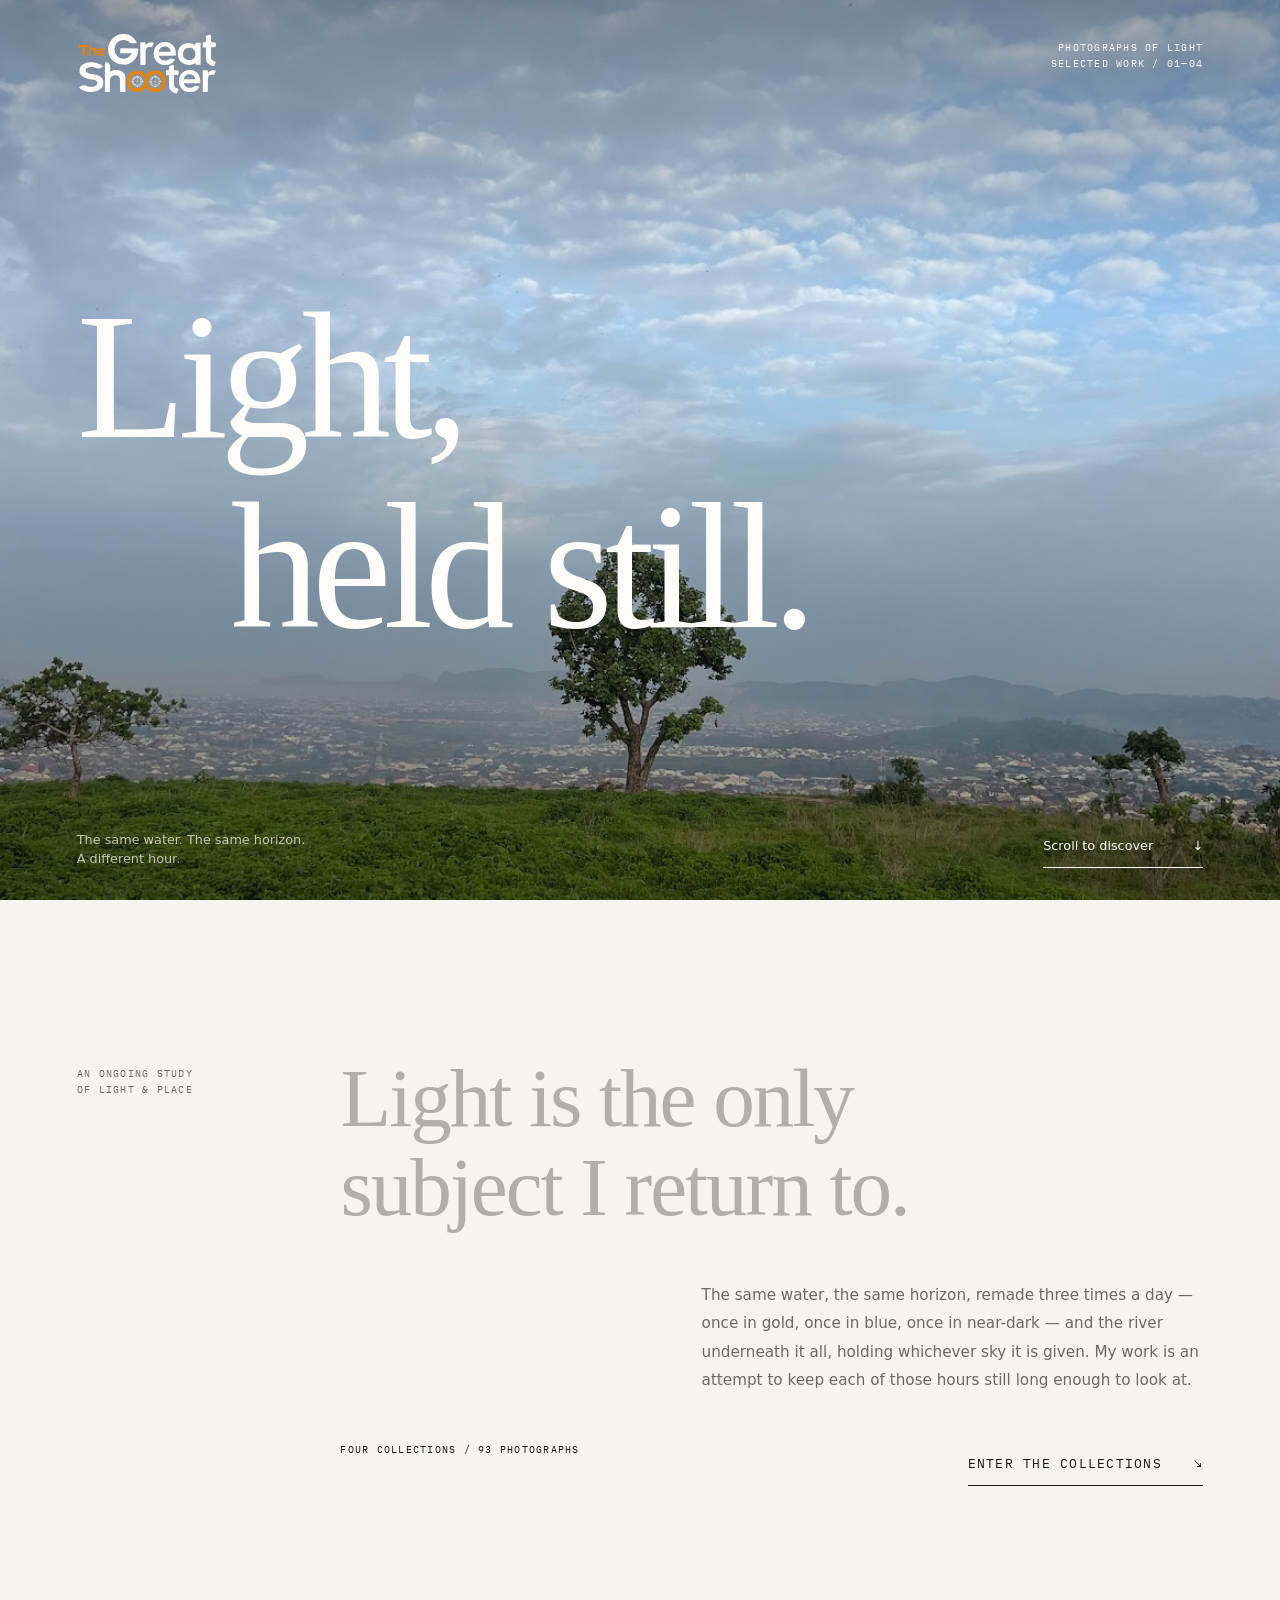
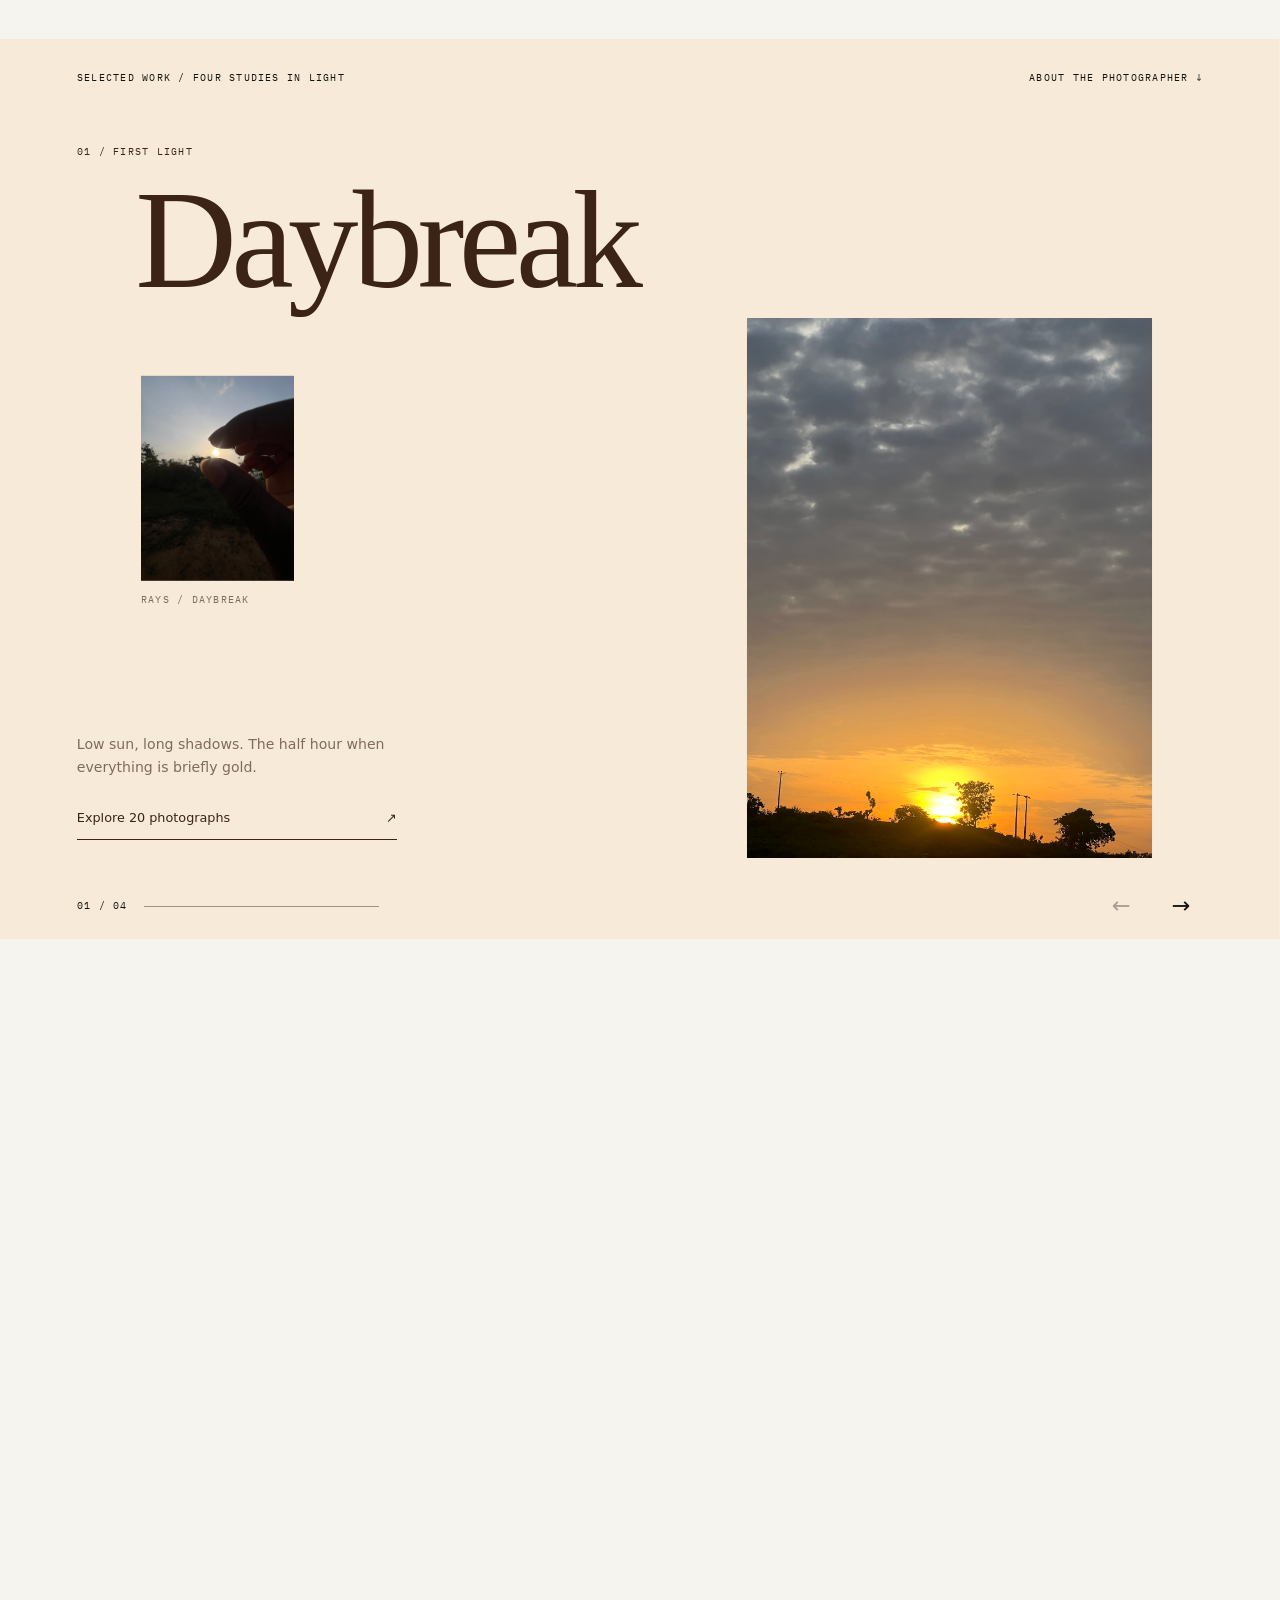
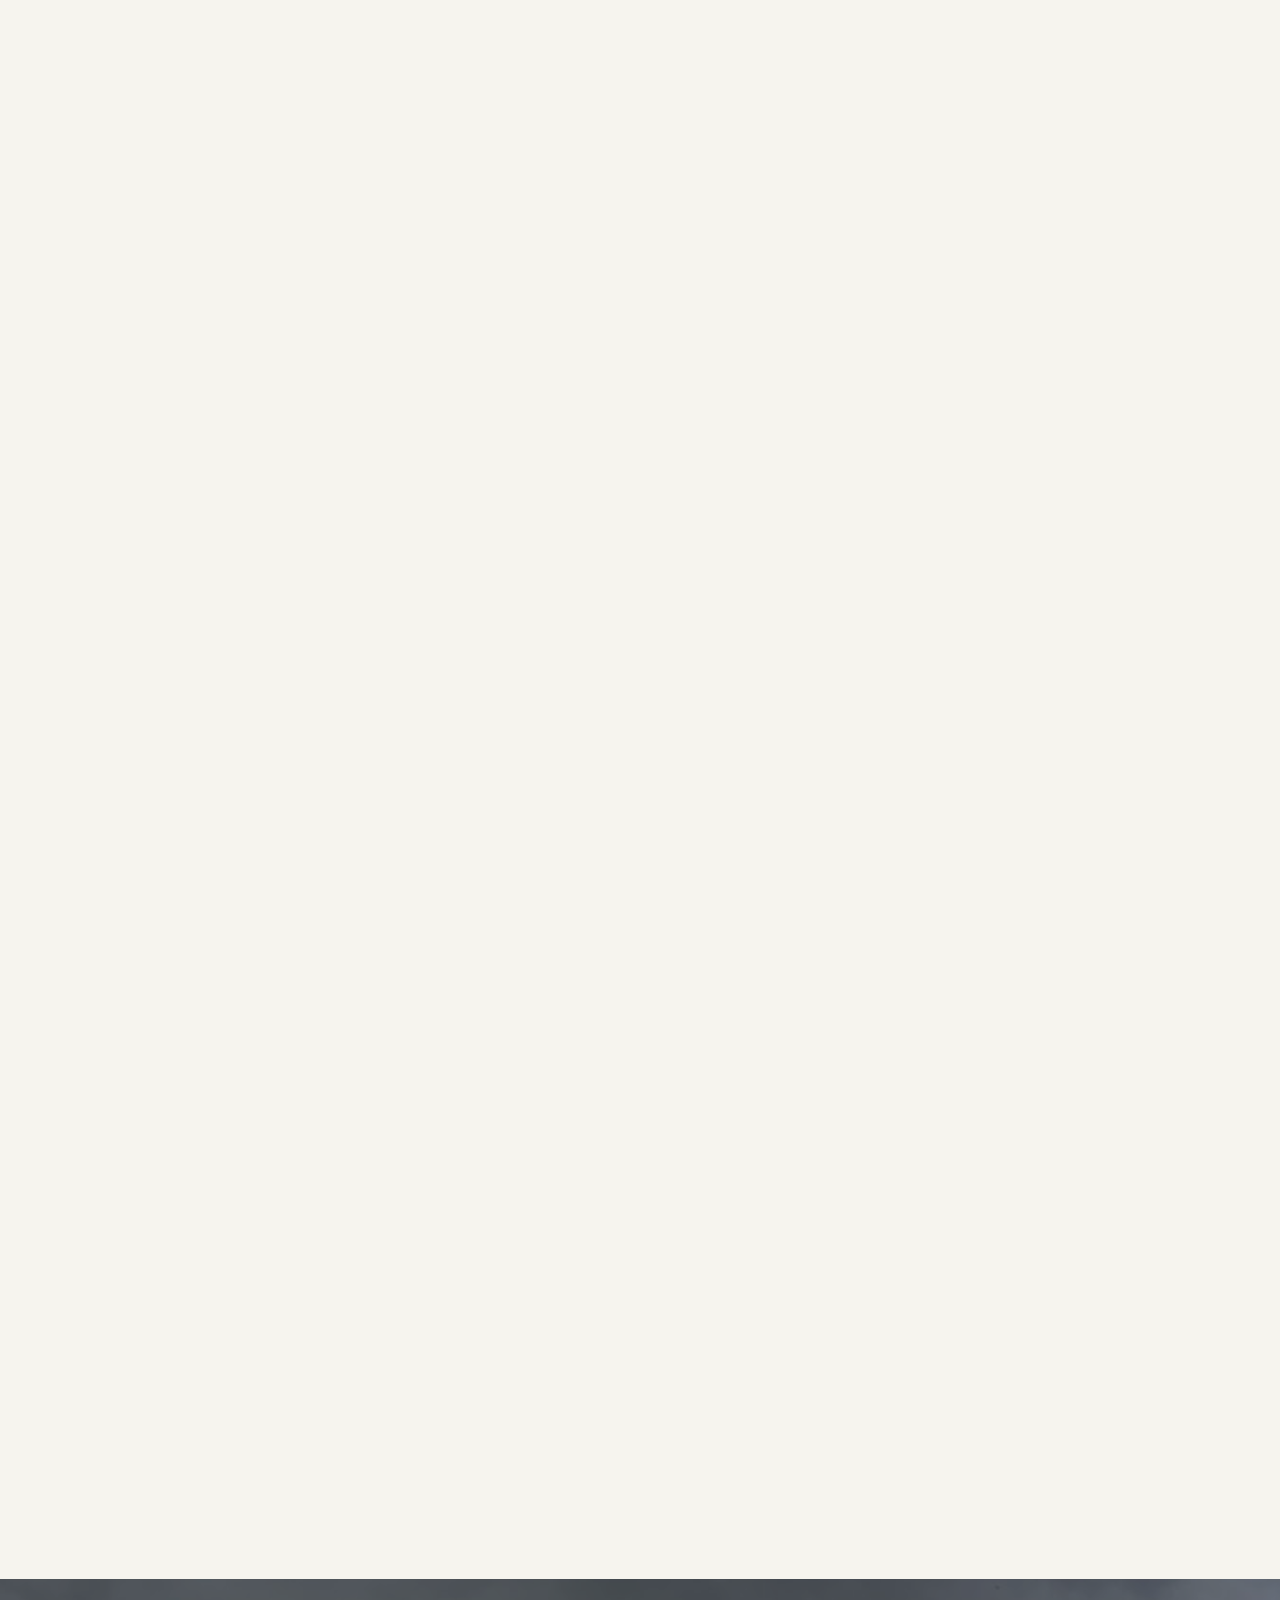
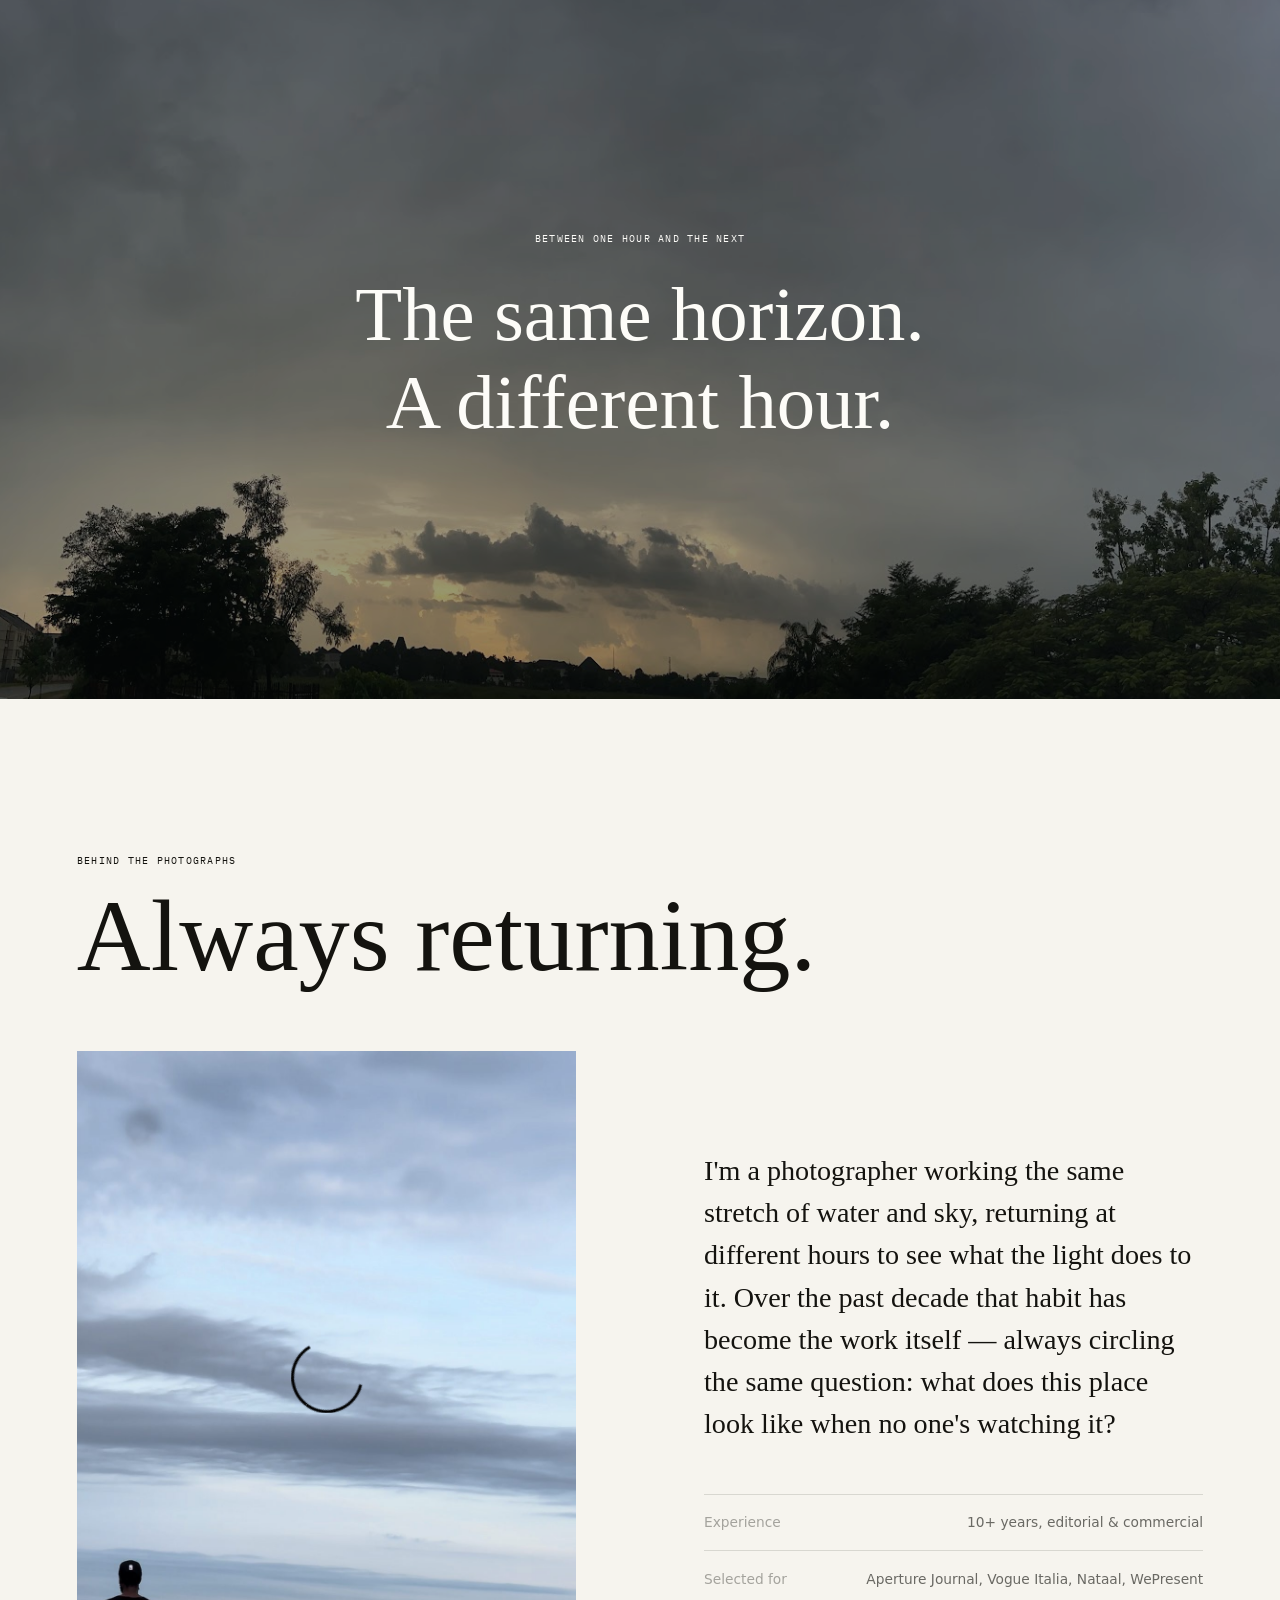
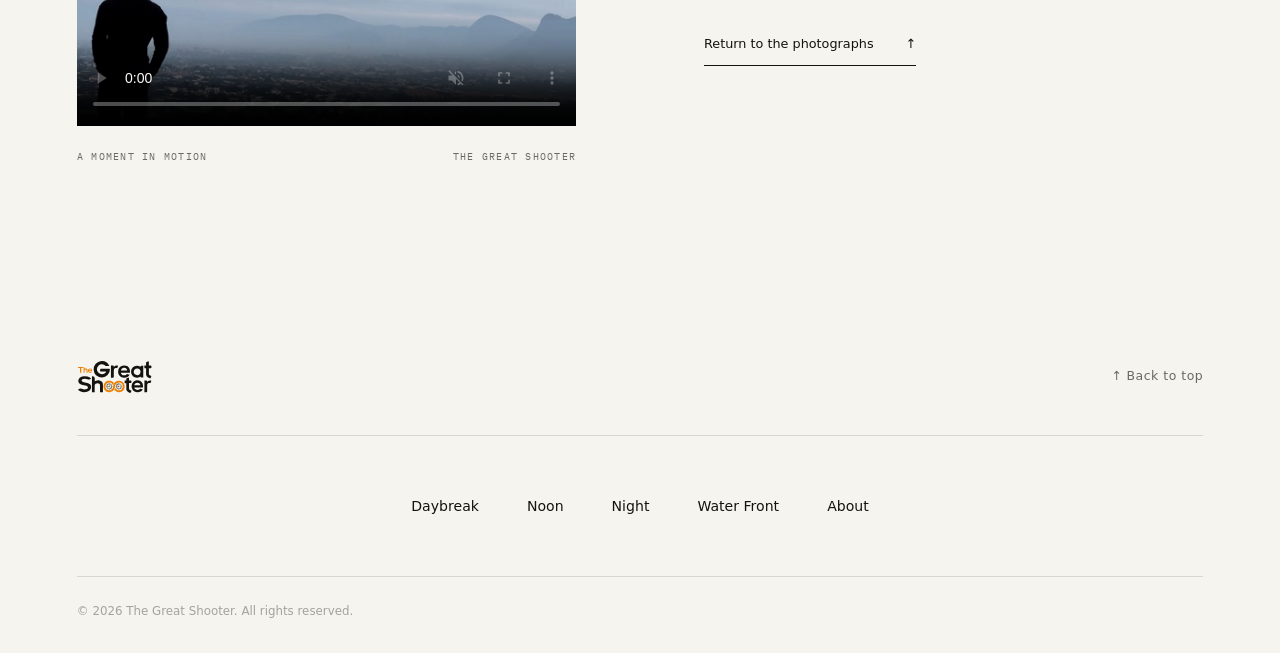
<file: index.html>
<!DOCTYPE html>
<html lang="en">
<head>
<meta charset="UTF-8">
<meta name="viewport" content="width=device-width, initial-scale=1.0">
<title>The Great Shooter — Photography</title>
<meta name="description" content="The Great Shooter — portrait, fashion and editorial photography. A visual exhibition of stillness and character.">
<link rel="preconnect" href="https://api.fontshare.com">
<link rel="preconnect" href="https://cdn.fontshare.com" crossorigin>
<link href="https://api.fontshare.com/v2/css?f[]=gambarino@400&f[]=manrope@300,400,500,600,700&display=swap" rel="stylesheet">
<link rel="icon" href="assets/logo/icon.svg" type="image/svg+xml">
<link rel="stylesheet" href="css/style.css?v=pointer-1">
<link rel="preconnect" href="https://fonts.googleapis.com">
<link rel="preconnect" href="https://fonts.gstatic.com" crossorigin>
<link rel="stylesheet" href="https://fonts.googleapis.com/css2?family=IBM+Plex+Mono:wght@400&display=swap">
<link rel="stylesheet" href="css/film-ui.css?v=film-slider-4">
<link rel="stylesheet" href="css/home.css">
<script src="js/film-nav.js" defer></script>
<meta name="referrer" content="no-referrer">
</head>
<body class="home">
<script src="js/intro.js"></script>
<svg class="tgs-defs" aria-hidden="true" focusable="false" width="0" height="0" style="position:absolute"><symbol id="tgs-logo" viewBox="109.4 168 213.1 96"><path class="tgs-mark" d="M126.72,189.81v.77h-5.36v13.17h-3.43V190.58h-5.48v-3.07h12A2.3,2.3,0,0,1,126.72,189.81Z"/><path class="tgs-mark" d="M128,187.51h.56a2.3,2.3,0,0,1,2.3,2.3v3.09a3.44,3.44,0,0,1,1.15-.75,5.54,5.54,0,0,1,1.26-.32,8.16,8.16,0,0,1,1.51,0,7.64,7.64,0,0,1,1.63.32,5.3,5.3,0,0,1,1.11.57,3.61,3.61,0,0,1,1.45,2,6.88,6.88,0,0,1,.22,1.63v7.52h-3v-6.46a2.63,2.63,0,0,0-.67-2,2.45,2.45,0,0,0-1.93-.66,3.22,3.22,0,0,0-1.93.62,2.59,2.59,0,0,0-.95,2.07v6.44H128Z"/><path class="tgs-mark" d="M151.67,199h-8.49a2.57,2.57,0,0,0,.83,1.74,2.93,2.93,0,0,0,2.34.82,4.25,4.25,0,0,0,1.75-.31,3,3,0,0,0,.88-.64.8.8,0,0,1,.78-.19l2,.63a6.36,6.36,0,0,1-2.12,2.16,6.44,6.44,0,0,1-3.22.69,5.94,5.94,0,0,1-3-.63,6.17,6.17,0,0,1-2.13-2.05,5.82,5.82,0,0,1-.93-3.29,6.06,6.06,0,0,1,1.72-4.53,5.2,5.2,0,0,1,4-1.62,6,6,0,0,1,3.19.71,5,5,0,0,1,2.11,2.18,8.44,8.44,0,0,1,.73,3.83h0A.5.5,0,0,1,151.67,199Zm-2.29-2.08a2.74,2.74,0,0,0-.92-2,3.13,3.13,0,0,0-2.19-.77,3.28,3.28,0,0,0-2.22.8,2.56,2.56,0,0,0-.84,1.92Z"/><path class="tgs-type" d="M201,192.79a1.31,1.31,0,0,1,1.31,1.31h0a22.69,22.69,0,0,1-6.53,16.6,21.73,21.73,0,0,1-16.24,6.68A25,25,0,0,1,164.4,212a27.36,27.36,0,0,1-5.71-7.37q-2-3.92-2.22-10.68a18.36,18.36,0,0,1,1.92-8.91,33.27,33.27,0,0,1,2.56-4.27,29.31,29.31,0,0,1,3.13-3.52,22.17,22.17,0,0,1,7.13-4.66,26,26,0,0,1,9-1.54,20.46,20.46,0,0,1,12.22,3.59,23,23,0,0,1,8,10.21H190a15.32,15.32,0,0,0-4.53-3.68A13.86,13.86,0,0,0,179.7,180a13.1,13.1,0,0,0-9.7,4.16,15.06,15.06,0,0,0,.09,20.15,13.21,13.21,0,0,0,9.89,4.15,12.09,12.09,0,0,0,7.19-2.29,12.27,12.27,0,0,0,4.8-5.87H174.76V195a2.25,2.25,0,0,1,2.25-2.25Z"/><path class="tgs-type" d="M205.21,183.7h5.87a2.24,2.24,0,0,1,2.25,2.24V188a23.44,23.44,0,0,1,4.48-3.57,7.25,7.25,0,0,1,4.62-.81l3.31.7-2.31,5.74a1.59,1.59,0,0,1-2.36.74h0a8.25,8.25,0,0,0-3.4,0q-4.11,1.11-4.43,6.53v18.37a2.24,2.24,0,0,1-2.25,2.24h-5.78Z"/><path class="tgs-type" d="M257.73,203.89H233.38a7.55,7.55,0,0,0,2.38,5,8.47,8.47,0,0,0,6.72,2.33,11.93,11.93,0,0,0,5-.89,8.86,8.86,0,0,0,2.53-1.82,2.23,2.23,0,0,1,2.24-.55l5.84,1.81A18,18,0,0,1,252,216q-3.42,2-9.21,2a16.94,16.94,0,0,1-8.58-1.79,17.61,17.61,0,0,1-6.11-5.9,16.7,16.7,0,0,1-2.66-9.42q0-8.13,4.92-13a15.1,15.1,0,0,1,11.55-4.64,17.6,17.6,0,0,1,9.14,2,14.64,14.64,0,0,1,6,6.23q2.07,4,2.08,11h0A1.44,1.44,0,0,1,257.73,203.89Zm-6.58-6a7.77,7.77,0,0,0-2.61-5.59,9,9,0,0,0-6.3-2.2,9.37,9.37,0,0,0-6.34,2.29,7.31,7.31,0,0,0-2.43,5.5Z"/><path class="tgs-type" d="M262,201.28a16.78,16.78,0,0,1,4.51-12.06q4.5-4.72,12.15-4.73,6.66.22,9.89,3.45V186.5a2.24,2.24,0,0,1,2.25-2.24h5.72v33.49h-5.54a2.25,2.25,0,0,1-2.25-2.25v-1.06a15.52,15.52,0,0,1-3.75,2.4,17.88,17.88,0,0,1-6.32,1q-7,0-11.34-3.92A16.38,16.38,0,0,1,262,201.28Zm10.92,7.19q2.39,2.15,7.18,2.28a9.84,9.84,0,0,0,6-2.59,9.49,9.49,0,0,0,2.55-6.27,10,10,0,0,0-1.54-6.44,9.53,9.53,0,0,0-8-3.73,10.57,10.57,0,0,0-6.9,2.94,10.46,10.46,0,0,0,.65,13.81Z"/><path class="tgs-type" d="M304.45,174.6l4.65-2.28a2.25,2.25,0,0,1,3.24,2v9.22l5,0a2.24,2.24,0,0,1,2.23,2.26l0,3.17a2.24,2.24,0,0,1-2.25,2.23h-4.94v13.86c-.07,2.61.42,4.4,1.44,5.36a9.17,9.17,0,0,0,4.34,2.05h0a1.62,1.62,0,0,1,1,2.29l-2.65,5.27-3-.89a14.19,14.19,0,0,1-6.2-3.87,11.42,11.42,0,0,1-2.33-4.15,19.85,19.85,0,0,1-.52-5.08V191.53l-4.76.05v-8.07l4.76.05Z"/><path class="tgs-type" d="M151.65,213.69h1.56a6.35,6.35,0,0,1,6.35,6.35v8.53a9.81,9.81,0,0,1,3.17-2.07,15.25,15.25,0,0,1,3.49-.87,21.62,21.62,0,0,1,4.18-.12,20.3,20.3,0,0,1,4.5.9A13.8,13.8,0,0,1,178,228a9.86,9.86,0,0,1,2.49,2.42A10,10,0,0,1,182,233.5a20.18,20.18,0,0,1,.61,4.52v20.77H174.4V240.94a7.27,7.27,0,0,0-1.84-5.55,6.76,6.76,0,0,0-5.35-1.83,8.85,8.85,0,0,0-5.33,1.71c-1.57,1.14-2.45,3-2.63,5.71v17.81h-7.6Z"/><path class="tgs-type" d="M112.45,252.18l.66-.62a10.6,10.6,0,0,1,12-1.54l.07,0a11.49,11.49,0,0,0,3.37.85,15.9,15.9,0,0,0,2.25.16,18.92,18.92,0,0,0,5.94-1.08q3.42-1.62,3.64-4.41,0-3.15-4.23-4.77l-10.56-2.15a21.2,21.2,0,0,1-9.27-4.37,12.25,12.25,0,0,1-2.38-3.35,8.84,8.84,0,0,1-.81-3.8,11.59,11.59,0,0,1,4.81-9.75q5-3.69,13.09-3.69a34.1,34.1,0,0,1,8.25,1.1,31.32,31.32,0,0,1,10,5.15l-2.07,1.6a8.43,8.43,0,0,1-8.65,1l0,0a20.12,20.12,0,0,0-6.77-1.44,14.44,14.44,0,0,0-7.08,1.44,3.88,3.88,0,0,0-2.14,4.23q.22,3.83,8.82,4.81a56.3,56.3,0,0,1,9.19,1.78,17.19,17.19,0,0,1,5.69,3.35,9.63,9.63,0,0,1,3.1,7.24A13,13,0,0,1,144,254.74q-5.25,4-14.12,4a23.58,23.58,0,0,1-9.71-1.8,36.53,36.53,0,0,1-5.46-2.81C114,253.61,113.29,253,112.45,252.18Z"/><path class="tgs-type" d="M299.77,225.92h5.65a2.17,2.17,0,0,1,2.17,2.17v2a22.22,22.22,0,0,1,4.32-3.44,7,7,0,0,1,4.45-.78l3.19.67-2.22,5.54a1.54,1.54,0,0,1-2.27.71h0a8.06,8.06,0,0,0-3.29,0c-2.63.71-4.06,2.81-4.27,6.29v17.71a2.17,2.17,0,0,1-2.17,2.16h-5.56Z"/><path class="tgs-type" d="M294.7,245.39H271.22a7.25,7.25,0,0,0,2.3,4.81,8.13,8.13,0,0,0,6.47,2.25,11.54,11.54,0,0,0,4.84-.85,8.6,8.6,0,0,0,2.43-1.76,2.15,2.15,0,0,1,2.16-.53l5.64,1.75a17.49,17.49,0,0,1-5.87,5.95,17.68,17.68,0,0,1-8.88,1.91,16.38,16.38,0,0,1-8.28-1.73,17,17,0,0,1-5.89-5.68,16.07,16.07,0,0,1-2.56-9.09q0-7.81,4.74-12.52a14.56,14.56,0,0,1,11.13-4.47,17,17,0,0,1,8.82,2,14.12,14.12,0,0,1,5.82,6q2,3.89,2,10.59h0A1.39,1.39,0,0,1,294.7,245.39Zm-6.34-5.76a7.54,7.54,0,0,0-2.52-5.39,8.7,8.7,0,0,0-6.07-2.11,9,9,0,0,0-6.12,2.2,7.06,7.06,0,0,0-2.34,5.3Z"/><path class="tgs-mark" d="M213.41,232.73a16.48,16.48,0,0,0-1.61,2.86,18.07,18.07,0,0,0-1,3.09c-.08-.05-.08-.12-.11-.17a10.76,10.76,0,0,0-8-6.7,10.38,10.38,0,0,0-8.33,1.67,10.66,10.66,0,0,0-4.67,7.2A10.94,10.94,0,0,0,197.16,253a11,11,0,0,0,14-8.13,10.15,10.15,0,0,0,.24-2.05,17,17,0,0,1,.18-2.57,15.56,15.56,0,0,1,2-5.69,16.21,16.21,0,0,1,8.9-7.34,15.79,15.79,0,0,1,6-.83,16.24,16.24,0,0,1,14.19,10,15.75,15.75,0,0,1,1.24,6.94,16.24,16.24,0,0,1-12.58,15.1,15.49,15.49,0,0,1-5.08.33,16.27,16.27,0,0,1-10.62-5.29,9.7,9.7,0,0,1-.85-1,17.24,17.24,0,0,0,2.63-6c.09,0,.1.15.13.22a10.9,10.9,0,0,0,2.71,4,11.11,11.11,0,0,0,5.58,2.78,11,11,0,0,0,12.38-7.76,9.9,9.9,0,0,0,.44-2.9,11,11,0,0,0-9.35-11,10.24,10.24,0,0,0-6.05.85,10.8,10.8,0,0,0-6.18,7.39,12.2,12.2,0,0,0-.33,2.77,15.61,15.61,0,0,1-1.83,7.33,16.15,16.15,0,0,1-10.75,8.3,15.49,15.49,0,0,1-4.4.38,16.25,16.25,0,0,1-14.17-9.8,16.71,16.71,0,0,1-1.23-4.66,16.15,16.15,0,0,1,.08-4,15.74,15.74,0,0,1,2.61-6.76,16.1,16.1,0,0,1,9.53-6.7,15.67,15.67,0,0,1,5.15-.43,16.16,16.16,0,0,1,11.47,6l.18.23S213.38,232.69,213.41,232.73Z"/><circle class="tgs-mark" cx="200.43" cy="242.53" r="1.56"/><path class="tgs-type" d="M200.71,250.56c0,.25,0,.5,0,.74l0,.72a4.51,4.51,0,0,1-.64,0,3.85,3.85,0,0,1,0-.48c0-.17,0-.33,0-.49s0-.32,0-.5H200a7.85,7.85,0,0,1-3.79-1.21,8.14,8.14,0,0,1-3.45-4.54,6.66,6.66,0,0,1-.26-1.33c0-.18,0-.37,0-.55a.31.31,0,0,1,0-.1h-.08l-.53,0-.8,0H191a2.74,2.74,0,0,1,0-.64c.24,0,.48,0,.72,0l.74,0a8,8,0,0,1,7.74-7.73c0-.51,0-1-.06-1.5a3.43,3.43,0,0,1,.65,0s0,.05,0,.08l0,.72,0,.62v.08l.8.08a6.86,6.86,0,0,1,.79.14,7.49,7.49,0,0,1,.77.23,6.74,6.74,0,0,1,.74.3c.24.12.48.24.71.38a6.88,6.88,0,0,1,.66.44,7.79,7.79,0,0,1,.63.51,7.4,7.4,0,0,1,.56.56c.18.2.35.41.51.62s.31.44.45.67.26.47.37.71.21.49.3.74.16.51.23.77a5.24,5.24,0,0,1,.15.79c0,.26.05.53.08.8l.72,0,.73,0c0,.07,0,.14,0,.21v.43h-.08l-.79,0-.54,0h-.07a8,8,0,0,1-7.75,7.74Zm-5.81-7.85a5.21,5.21,0,0,0,.68,2.51,5.67,5.67,0,0,0,2.57,2.39,5.18,5.18,0,0,0,2.14.48V248l0-.52c0-.42,0-.84.05-1.25,0-.68,0-1.36,0-2,0,0,0-.06,0-.09h-.06a1.35,1.35,0,0,1-.56-.17,1.53,1.53,0,0,1-.85-1.24s0-.05,0-.09H197.8l-1.38,0-1.22.05Zm7.12-.08a1.6,1.6,0,0,1-1.48,1.5.28.28,0,0,0,0,.09v.29c0,1,0,1.89,0,2.83,0,.23,0,.47,0,.7,0,0,0,0,0,.07l.5,0a5.93,5.93,0,0,0,1.09-.25,5.63,5.63,0,0,0,2.42-1.63,5.26,5.26,0,0,0,1.1-1.92,5.16,5.16,0,0,0,.27-1.47v-.09C204.67,242.62,203.35,242.62,202,242.63Zm-7.13-.25.17,0,.74,0,1,0h2a1.6,1.6,0,0,1,.46-1,1.57,1.57,0,0,1,1-.47.38.38,0,0,0,0-.1c0-.89,0-1.78,0-2.68,0-.37,0-.74-.05-1.12,0,0,0,0,0-.06a5.37,5.37,0,0,0-3.63,1.49A5.6,5.6,0,0,0,194.89,242.38Zm5.64-1.42a3.75,3.75,0,0,1,.39.09,2.21,2.21,0,0,1,.35.16,1.33,1.33,0,0,1,.3.23,1.19,1.19,0,0,1,.23.31,3.68,3.68,0,0,1,.15.35c0,.12.05.25.08.38h.47c.76,0,1.52,0,2.27,0l1.16-.05H206a.08.08,0,0,0,0,0,5.82,5.82,0,0,0-.2-1.25,5.54,5.54,0,0,0-5.07-4.09s-.07,0-.11,0C200.53,238.33,200.51,239.64,200.53,241Zm-6.24,1.78c-.1,0-1.12,0-1.21,0v.12a9.3,9.3,0,0,0,.13,1.06,7.28,7.28,0,0,0,2.24,4,7.5,7.5,0,0,0,2.74,1.6,6.43,6.43,0,0,0,1.3.29c.22,0,.44,0,.67.06h.05c0-.1.06-1.11,0-1.18a6.21,6.21,0,0,1-6-6Zm12.31,0v.06a5.82,5.82,0,0,1-.07.73,6.15,6.15,0,0,1-.75,2.1,6.21,6.21,0,0,1-2.22,2.22,6.07,6.07,0,0,1-2.71.85h-.21v.3c0,.1,0,.2,0,.3s0,.19,0,.28a1.51,1.51,0,0,0,0,.3h.07l.38,0a6.43,6.43,0,0,0,1.31-.24,7.45,7.45,0,0,0,2.83-1.54,7.29,7.29,0,0,0,2.29-3.62,6.9,6.9,0,0,0,.24-1.63v-.05A12,12,0,0,0,206.6,242.74Zm-6.39-7.54a7,7,0,0,0-2.27.44,7.34,7.34,0,0,0-2.89,1.92,7.19,7.19,0,0,0-1.7,3,6.84,6.84,0,0,0-.25,1.72l.59,0c.2,0,.4,0,.6,0a6.19,6.19,0,0,1,6-6C200.24,236,200.23,235.6,200.21,235.2Zm.43,1.19h.07a5.53,5.53,0,0,1,.7.07,6.15,6.15,0,0,1,5.17,5.63l0,.26,1.2-.05a7.14,7.14,0,0,0-.54-2.51,7.24,7.24,0,0,0-2-2.79,7.43,7.43,0,0,0-3.26-1.65,5.9,5.9,0,0,0-1.34-.14Zm-.28,4.77a1.37,1.37,0,0,0-1.29,1.31h1.07a.37.37,0,0,1,.22-.22Zm0,1.71-.14-.11a.73.73,0,0,1-.09-.13c-.16,0-1,0-1.07,0s0,0,0,.05a1.42,1.42,0,0,0,1.17,1.25h.13Zm1.47-.4s0,0,0,0,0-.09,0-.13a1.26,1.26,0,0,0-.34-.69,1.43,1.43,0,0,0-.81-.45h-.14v1.09a.37.37,0,0,1,.22.22Zm0,.17a9.54,9.54,0,0,0-1.07,0l-.09.13-.13.09c0,.15,0,1,0,1.08A1.36,1.36,0,0,0,201.83,242.64Z"/><circle class="tgs-mark" cx="227.62" cy="242.53" r="1.56"/><path class="tgs-type" d="M227.91,250.56c0,.25,0,.5,0,.74l0,.72a4.48,4.48,0,0,1-.64,0c0-.16,0-.32,0-.48s0-.33,0-.49a4.1,4.1,0,0,0,0-.5h-.2a7.89,7.89,0,0,1-3.79-1.21,8.14,8.14,0,0,1-3.45-4.54,7.45,7.45,0,0,1-.26-1.33c0-.18,0-.37,0-.55,0,0,0-.06,0-.1h-.07l-.54,0-.8,0h-.06a2.74,2.74,0,0,1,0-.64c.24,0,.48,0,.72,0l.74,0a8,8,0,0,1,7.74-7.73c0-.51,0-1-.06-1.5a3.45,3.45,0,0,1,.65,0,.22.22,0,0,1,0,.08l0,.72,0,.62v.08l.8.08a7,7,0,0,1,1.56.37,6.74,6.74,0,0,1,.74.3c.24.12.48.24.71.38a7,7,0,0,1,.67.44c.21.16.42.33.62.51a6,6,0,0,1,.57.56c.18.2.34.41.5.62s.31.44.45.67.26.47.37.71a6.74,6.74,0,0,1,.3.74c.09.25.16.51.23.77a5.24,5.24,0,0,1,.15.79c0,.26,0,.53.08.8l.72,0,.73,0a.38.38,0,0,1,0,.21v.43h-.07l-.8,0-.54,0h-.06a8.06,8.06,0,0,1-7.75,7.74Zm-5.81-7.85a5.19,5.19,0,0,0,.67,2.51,5.67,5.67,0,0,0,2.57,2.39,5.21,5.21,0,0,0,2.14.48s0,0,0-.06,0-.35,0-.52c0-.42,0-.84.05-1.25,0-.68,0-1.36,0-2a.28.28,0,0,0,0-.09h-.06a1.35,1.35,0,0,1-.56-.17,1.53,1.53,0,0,1-.85-1.24.37.37,0,0,0,0-.09H225l-1.38,0-1.22.05Zm7.11-.08a1.6,1.6,0,0,1-.45,1,1.62,1.62,0,0,1-1,.47s0,.06,0,.09v.29c0,1,0,1.89.05,2.83l0,.7a.25.25,0,0,0,0,.07l.49,0a5.75,5.75,0,0,0,1.09-.25,5.57,5.57,0,0,0,2.42-1.63,5.43,5.43,0,0,0,1.11-1.92,5.53,5.53,0,0,0,.26-1.47.27.27,0,0,0,0-.09C231.86,242.62,230.54,242.62,229.21,242.63Zm-7.12-.25.16,0,.74,0,1,0h2a1.6,1.6,0,0,1,.46-1,1.57,1.57,0,0,1,1-.47v-.1c0-.89,0-1.78,0-2.68,0-.37,0-.74-.05-1.12,0,0,0,0,0-.06a5.35,5.35,0,0,0-3.62,1.49A5.56,5.56,0,0,0,222.09,242.38Zm5.64-1.42c.13,0,.26,0,.38.09a2.21,2.21,0,0,1,.35.16,1.14,1.14,0,0,1,.3.23,1.19,1.19,0,0,1,.23.31,2.17,2.17,0,0,1,.15.35,2.33,2.33,0,0,1,.08.38h.47c.76,0,1.52,0,2.28,0l1.15-.05h.07v0a5.82,5.82,0,0,0-.2-1.25,5.54,5.54,0,0,0-5.07-4.09.15.15,0,0,0-.11,0C227.73,238.33,227.7,239.64,227.73,241Zm-6.24,1.78a12,12,0,0,0-1.21,0,.48.48,0,0,0,0,.12,7.48,7.48,0,0,0,.12,1.06,7.28,7.28,0,0,0,2.24,4,7.5,7.5,0,0,0,2.74,1.6,6.43,6.43,0,0,0,1.3.29c.22,0,.44,0,.67.06h.05c0-.1.06-1.11,0-1.18a6.09,6.09,0,0,1-4.15-1.81A6,6,0,0,1,221.49,242.74Zm12.31,0a.13.13,0,0,0,0,.06,5.82,5.82,0,0,1-.07.73,6.15,6.15,0,0,1-.75,2.1,6.21,6.21,0,0,1-2.22,2.22,6,6,0,0,1-2.71.85h-.21v.3c0,.1,0,.2,0,.3a2.62,2.62,0,0,0,0,.28c0,.1,0,.2,0,.3H228l.37,0a6.53,6.53,0,0,0,1.32-.24,7.52,7.52,0,0,0,2.83-1.54,7.34,7.34,0,0,0,2.28-3.62,7.47,7.47,0,0,0,.25-1.63.43.43,0,0,1,0-.05A11.91,11.91,0,0,0,233.8,242.74Zm-6.4-7.54a7,7,0,0,0-2.27.44,7.41,7.41,0,0,0-4.59,5,6.84,6.84,0,0,0-.25,1.72l.59,0c.2,0,.4,0,.61,0a6.18,6.18,0,0,1,6-6C227.43,236,227.43,235.6,227.4,235.2Zm.43,1.19h.07a5.69,5.69,0,0,1,.71.07,6.17,6.17,0,0,1,5.17,5.63,2.46,2.46,0,0,0,0,.26l1.2-.05a7.39,7.39,0,0,0-5.78-6.95,5.9,5.9,0,0,0-1.34-.14Zm-.27,4.77a1.36,1.36,0,0,0-1.29,1.31h1.07a.37.37,0,0,1,.22-.22Zm0,1.71a.57.57,0,0,1-.14-.11.45.45,0,0,1-.1-.13c-.16,0-1,0-1.07,0v.05a1.42,1.42,0,0,0,1.17,1.25h.14Zm1.46-.4s0,0,0,0,0-.09,0-.13a1.34,1.34,0,0,0-.35-.69,1.4,1.4,0,0,0-.8-.45h-.14c0,.36,0,.72,0,1.09a.39.39,0,0,1,.23.22Zm0,.17a9.54,9.54,0,0,0-1.07,0,1,1,0,0,1-.09.13l-.13.09a9.52,9.52,0,0,0,0,1.08A1.36,1.36,0,0,0,229,242.64Z"/><path class="tgs-type" d="M248.63,220l4.47-2.2a2.17,2.17,0,0,1,3.13,1.95v6l4.8,0a2.16,2.16,0,0,1,2.16,2.18l0,3.05a2.17,2.17,0,0,1-2.17,2.16h-4.77v13.36c-.06,2.52.41,4.25,1.39,5.18a8.82,8.82,0,0,0,4.19,2h0a1.56,1.56,0,0,1,1,2.21L260.23,261l-2.88-.85a13.84,13.84,0,0,1-6-3.74,11.22,11.22,0,0,1-2.25-4,19.57,19.57,0,0,1-.49-4.9v-14l-4.59,0v-7.78l4.59.05Z"/></symbol><symbol id="tgs-icon" viewBox="95.4 149.1 241.2 133.9"><path class="tgs-mark" d="M213.38,177.35A66.13,66.13,0,0,0,207,188.62,72.65,72.65,0,0,0,203,200.81c-.31-.19-.33-.47-.42-.68-6-14.19-16.5-23.1-31.46-26.39-11.79-2.6-22.87-.25-32.86,6.55a42,42,0,0,0-18.38,28.38A43.37,43.37,0,0,0,166.39,259a43.58,43.58,0,0,0,38.22-34,39.1,39.1,0,0,0,.93-8.08,72.65,72.65,0,0,1,.71-10.1A61.35,61.35,0,0,1,214,184.39a63.92,63.92,0,0,1,35.09-28.94,62.25,62.25,0,0,1,23.57-3.27,64.12,64.12,0,0,1,56,39.25,62.17,62.17,0,0,1,4.86,27.35,64,64,0,0,1-49.59,59.52,61.38,61.38,0,0,1-20,1.31c-16.61-1.6-30.49-8.73-41.85-20.87a37,37,0,0,1-3.34-4A68.06,68.06,0,0,0,229,231.13c.39.19.4.57.51.85a43.29,43.29,0,0,0,32.71,26.56C283.68,262.45,305,249,311.07,228a40.52,40.52,0,0,0,1.72-11.45c-.08-11.69-3.93-21.93-12.11-30.4a43,43,0,0,0-24.77-12.85,40.48,40.48,0,0,0-23.85,3.35c-12.63,5.9-20.85,15.57-24.35,29.13a45.7,45.7,0,0,0-1.29,10.93,61.73,61.73,0,0,1-7.24,28.9c-9.26,17.15-23.47,28-42.37,32.73a61,61,0,0,1-17.36,1.5,64.08,64.08,0,0,1-55.86-38.63,65.85,65.85,0,0,1-4.83-18.37,62.91,62.91,0,0,1,.31-15.75,62.18,62.18,0,0,1,10.28-26.63A63.37,63.37,0,0,1,146.92,154a60.68,60.68,0,0,1,20.31-1.72c18.44,1.5,33.39,9.67,45.21,23.77.26.3.49.62.73.94A2.76,2.76,0,0,1,213.38,177.35Z"/><circle class="tgs-mark" cx="162.23" cy="216" r="6.16"/><path class="tgs-type" d="M163.34,247.65c0,1,.07,1.94.1,2.9s.08,1.91.13,2.85a13.34,13.34,0,0,1-2.53,0c0-.62.05-1.25.06-1.88s.06-1.29.09-1.94.1-1.26.07-1.93c-.27,0-.52-.06-.77-.07a31.09,31.09,0,0,1-14.94-4.75,31.59,31.59,0,0,1-7.83-6.93,31,31,0,0,1-5.78-11,28.25,28.25,0,0,1-1-5.24c-.07-.72-.11-1.45-.17-2.18,0-.12,0-.24,0-.38s-.2,0-.29,0l-2.1.11-3.16.13a1.6,1.6,0,0,1-.23,0,9.88,9.88,0,0,1,0-2.49c1,0,1.9.06,2.85.09l2.91.11a31.72,31.72,0,0,1,30.54-30.51c-.07-2-.19-3.94-.25-5.88a11.89,11.89,0,0,1,2.56,0,1.45,1.45,0,0,1,0,.3l-.12,2.83c0,.83-.08,1.65-.11,2.47,0,.1,0,.19,0,.3,1.06.1,2.11.19,3.15.31a23.58,23.58,0,0,1,3.11.56,31.82,31.82,0,0,1,6,2.08c.94.48,1.88.95,2.79,1.49s1.78,1.13,2.63,1.75a31.28,31.28,0,0,1,2.45,2c.78.71,1.54,1.45,2.25,2.23a31.28,31.28,0,0,1,2,2.45,29.37,29.37,0,0,1,1.76,2.63,29.68,29.68,0,0,1,1.47,2.79c.45,1,.84,1.94,1.19,2.93s.63,2,.9,3a20.63,20.63,0,0,1,.58,3.1c.12,1.05.21,2.1.32,3.18.94,0,1.89-.07,2.85-.1l2.88-.14a2.2,2.2,0,0,1,.07.84c0,.27,0,.54,0,.81v.87a1.18,1.18,0,0,1-.3,0l-3.12-.13-2.14-.11-.26,0a31.74,31.74,0,0,1-30.55,30.54Zm-22.9-31a20.6,20.6,0,0,0,2.65,9.92A22.1,22.1,0,0,0,153.24,236a20.35,20.35,0,0,0,8.42,1.92l0-.23.09-2.07c.07-1.65.17-3.29.19-4.94,0-2.67,0-5.35,0-8,0-.11,0-.23,0-.35l-.23,0a5.69,5.69,0,0,1-2.24-.66,6.15,6.15,0,0,1-3.34-4.92,2.83,2.83,0,0,0-.07-.33h-4.23c-1.82,0-3.63,0-5.44.06-1.6,0-3.21.13-4.81.19Zm28.05-.32a6.27,6.27,0,0,1-5.85,5.93c0,.13,0,.23,0,.33v1.18c0,3.72,0,7.43.17,11.15.06.91.1,1.83.14,2.75,0,.09,0,.17.06.29.67-.05,1.32-.08,2-.16a21.23,21.23,0,0,0,4.29-1,22.45,22.45,0,0,0,9.56-6.39,21.49,21.49,0,0,0,4.34-7.58,20.77,20.77,0,0,0,1.06-5.8c0-.11,0-.23,0-.36C178.94,216.32,173.73,216.32,168.49,216.36Zm-28.09-1,.66.05c1,0,1.94.07,2.91.12,1.37.06,2.73.17,4.09.19,2.55,0,5.11,0,7.66,0l.38,0a6.29,6.29,0,0,1,5.86-5.92c0-.14,0-.26,0-.37,0-3.53.07-7.06-.14-10.58-.09-1.47-.13-2.94-.19-4.42a1.09,1.09,0,0,0,0-.26,21.27,21.27,0,0,0-14.28,5.9A22,22,0,0,0,140.4,215.41Zm22.23-5.63a14.62,14.62,0,0,1,1.51.35,9.69,9.69,0,0,1,1.4.63,4.74,4.74,0,0,1,1.16.94,4.59,4.59,0,0,1,.91,1.19,10.22,10.22,0,0,1,.61,1.4,13.06,13.06,0,0,1,.31,1.49h1.86c3,0,6,.05,9-.14,1.51-.09,3-.13,4.54-.19a2.61,2.61,0,0,0,.27-.06,1.24,1.24,0,0,0,0-.18,24,24,0,0,0-.78-4.91,21.8,21.8,0,0,0-20-16.12c-.14,0-.29-.05-.43.06C162.63,199.42,162.55,204.6,162.63,209.78Zm-24.6,7a41.56,41.56,0,0,0-4.77.22c0,.15,0,.31,0,.47a28.88,28.88,0,0,0,.5,4.14,28.56,28.56,0,0,0,8.83,15.7,29.2,29.2,0,0,0,10.79,6.32,27.38,27.38,0,0,0,5.13,1.15c.87.11,1.75.15,2.63.22a.83.83,0,0,0,.22,0c.08-.38.23-4.38.17-4.65a24.11,24.11,0,0,1-16.35-7.14A23.69,23.69,0,0,1,138,216.81Zm48.53,0c0,.1,0,.18,0,.26a21.13,21.13,0,0,1-.27,2.86,23.58,23.58,0,0,1-3,8.27,24.59,24.59,0,0,1-8.75,8.77,23.64,23.64,0,0,1-10.69,3.33l-.82.07c0,.42,0,.79,0,1.17s0,.78,0,1.17l.06,1.13a5.92,5.92,0,0,0,.09,1.18l.29,0,1.49-.1a27.39,27.39,0,0,0,5.17-1,29.37,29.37,0,0,0,11.16-6.06,28.76,28.76,0,0,0,9-14.29,28.21,28.21,0,0,0,1-6.4,1.46,1.46,0,0,0,0-.22C191,216.91,187,216.74,186.56,216.8Zm-25.23-29.71a28.24,28.24,0,0,0-8.94,1.71,29.22,29.22,0,0,0-18.09,19.54,26.68,26.68,0,0,0-1,6.78c.77,0,1.55.08,2.33.1a21,21,0,0,0,2.38.07,24.43,24.43,0,0,1,23.52-23.51C161.47,190.21,161.45,188.66,161.33,187.09Zm1.72,4.68.27,0c.93.07,1.86.14,2.78.29a24.3,24.3,0,0,1,20.38,22.19c0,.34.06.67.09,1,1.59,0,3.15-.13,4.73-.21a28.06,28.06,0,0,0-2.1-9.89,28.6,28.6,0,0,0-7.82-11,29.13,29.13,0,0,0-12.85-6.5,22.74,22.74,0,0,0-5.28-.58ZM162,210.6c-2.76-.09-5.32,2.93-5.08,5.16h4.21a1.53,1.53,0,0,1,.87-.89Zm0,6.72a4.62,4.62,0,0,1-.55-.41,3.77,3.77,0,0,1-.37-.52,38.81,38.81,0,0,0-4.22,0,.59.59,0,0,0,0,.19,5.62,5.62,0,0,0,4.62,4.92,3.12,3.12,0,0,0,.53,0Zm5.78-1.56c0-.08,0-.14,0-.19s0-.32-.05-.48a5.29,5.29,0,0,0-1.37-2.75,5.36,5.36,0,0,0-3.17-1.74,4.29,4.29,0,0,0-.55,0c0,1.46,0,2.87,0,4.31a1.49,1.49,0,0,1,.88.89Zm0,.64a37.34,37.34,0,0,0-4.24,0,3.16,3.16,0,0,1-.35.5,3.75,3.75,0,0,1-.51.38,42.28,42.28,0,0,0,0,4.24A5.38,5.38,0,0,0,167.75,216.4Z"/><circle class="tgs-mark" cx="269.43" cy="216" r="6.16"/><path class="tgs-type" d="M270.55,247.65c0,1,.07,1.94.1,2.9s.08,1.91.12,2.85a13.34,13.34,0,0,1-2.53,0c-.05-.62.06-1.25.07-1.88s.05-1.29.08-1.94.1-1.26.08-1.93c-.28,0-.53-.06-.78-.07a31.12,31.12,0,0,1-14.94-4.75,31.54,31.54,0,0,1-7.82-6.93,30.83,30.83,0,0,1-5.78-11,29.11,29.11,0,0,1-1-5.24c-.07-.72-.11-1.45-.16-2.18,0-.12,0-.24,0-.38s-.19,0-.28,0l-2.11.11-3.16.13a1.6,1.6,0,0,1-.23,0,9.88,9.88,0,0,1,0-2.49c.95,0,1.9.06,2.86.09l2.9.11a31.74,31.74,0,0,1,30.54-30.51c-.07-2-.19-3.94-.24-5.88a11.87,11.87,0,0,1,2.56,0,2.77,2.77,0,0,1,0,.3c0,.94-.09,1.89-.13,2.83s-.08,1.65-.11,2.47a1.56,1.56,0,0,0,0,.3c1.05.1,2.1.19,3.14.31a23.58,23.58,0,0,1,3.11.56,26.92,26.92,0,0,1,3,.89,27.47,27.47,0,0,1,2.92,1.19c.94.48,1.89.95,2.79,1.49s1.78,1.13,2.63,1.75a31.54,31.54,0,0,1,8.45,9.3c.54.9,1,1.84,1.48,2.79s.84,1.94,1.18,2.93.63,2,.91,3a21.94,21.94,0,0,1,.57,3.1c.12,1.05.21,2.1.32,3.18.95,0,1.9-.07,2.85-.1l2.89-.14a2,2,0,0,1,.06.84c0,.27,0,.54,0,.81v.87a1.17,1.17,0,0,1-.29,0l-3.12-.13-2.15-.11-.26,0a31.74,31.74,0,0,1-30.54,30.54Zm-22.91-31a20.72,20.72,0,0,0,2.65,9.92A22.2,22.2,0,0,0,260.44,236a20.35,20.35,0,0,0,8.42,1.92,1.6,1.6,0,0,0,0-.23c0-.69.07-1.38.09-2.07.07-1.65.18-3.29.2-4.94,0-2.67,0-5.35,0-8,0-.11,0-.23,0-.35l-.24,0a5.69,5.69,0,0,1-2.24-.66,6.15,6.15,0,0,1-3.34-4.92,2.83,2.83,0,0,0-.07-.33H259c-1.81,0-3.62,0-5.43.06-1.61,0-3.22.13-4.82.19Zm28.05-.32a6.19,6.19,0,0,1-1.8,4.08,6.26,6.26,0,0,1-4,1.85c0,.13,0,.23,0,.33,0,.4,0,.79,0,1.18,0,3.72-.05,7.43.17,11.15.05.91.09,1.83.14,2.75a1.25,1.25,0,0,0,.06.29c.66-.05,1.31-.08,1.95-.16a21.08,21.08,0,0,0,4.29-1,22.45,22.45,0,0,0,9.56-6.39,21.67,21.67,0,0,0,4.35-7.58,21.12,21.12,0,0,0,1.05-5.8c0-.11,0-.23,0-.36C286.15,216.32,280.94,216.32,275.69,216.36Zm-28.09-1,.66.05,2.92.12c1.36.06,2.72.17,4.08.19,2.56,0,5.11,0,7.67,0l.38,0a6.26,6.26,0,0,1,1.81-4.07,6.19,6.19,0,0,1,4-1.85c0-.14,0-.26,0-.37,0-3.53.08-7.06-.14-10.58-.09-1.47-.12-2.94-.19-4.42a2,2,0,0,0,0-.26,21.26,21.26,0,0,0-14.28,5.9A21.92,21.92,0,0,0,247.6,215.41Zm22.24-5.63a15,15,0,0,1,1.5.35,9.23,9.23,0,0,1,1.4.63,4.56,4.56,0,0,1,1.16.94,4.38,4.38,0,0,1,.91,1.19,9.13,9.13,0,0,1,.61,1.4c.15.47.21,1,.32,1.49h1.85c3,0,6,.05,9-.14,1.51-.09,3-.13,4.54-.19a2.61,2.61,0,0,0,.27-.06.58.58,0,0,0,0-.18,23.37,23.37,0,0,0-.78-4.91,21.81,21.81,0,0,0-20-16.12c-.14,0-.3-.05-.43.06C269.83,199.42,269.75,204.6,269.84,209.78Zm-24.61,7a41.56,41.56,0,0,0-4.77.22c0,.15,0,.31,0,.47a28.51,28.51,0,0,0,9.32,19.84,29.2,29.2,0,0,0,10.79,6.32,27.48,27.48,0,0,0,5.14,1.15c.87.11,1.74.15,2.62.22a.83.83,0,0,0,.22,0c.08-.38.23-4.38.17-4.65a24.06,24.06,0,0,1-16.34-7.14A23.65,23.65,0,0,1,245.23,216.81Zm48.54,0c0,.1,0,.18,0,.26a21.11,21.11,0,0,1-.26,2.86,23.79,23.79,0,0,1-3,8.27,24.59,24.59,0,0,1-8.75,8.77,23.64,23.64,0,0,1-10.68,3.33l-.83.07c0,.42,0,.79,0,1.17s0,.78.05,1.17,0,.76.06,1.13a5.91,5.91,0,0,0,.08,1.18l.29,0,1.49-.1a27.39,27.39,0,0,0,5.17-1,29.22,29.22,0,0,0,11.16-6.06,28.76,28.76,0,0,0,9-14.29,27.67,27.67,0,0,0,1-6.4.78.78,0,0,0,0-.22C298.15,216.91,294.17,216.74,293.77,216.8Zm-25.23-29.71a28.19,28.19,0,0,0-8.94,1.71,29.27,29.27,0,0,0-18.1,19.54,27.05,27.05,0,0,0-1,6.78c.77,0,1.54.08,2.32.1a21.06,21.06,0,0,0,2.39.07,24.42,24.42,0,0,1,23.51-23.51C268.68,190.21,268.65,188.66,268.54,187.09Zm1.71,4.68.27,0c.93.07,1.86.14,2.78.29a24.3,24.3,0,0,1,20.38,22.19c0,.34.06.67.09,1,1.59,0,3.15-.13,4.74-.21a29,29,0,0,0-9.93-20.88,29.09,29.09,0,0,0-12.84-6.5,22.84,22.84,0,0,0-5.28-.58Zm-1.09,18.83c-2.75-.09-5.31,2.93-5.08,5.16h4.22a1.51,1.51,0,0,1,.86-.89Zm0,6.72a5.62,5.62,0,0,1-.55-.41,3,3,0,0,1-.36-.52,39,39,0,0,0-4.23,0,1.15,1.15,0,0,0,0,.19,5.63,5.63,0,0,0,4.62,4.92,3.12,3.12,0,0,0,.53,0Zm5.78-1.56c0-.08,0-.14,0-.19s0-.32-.05-.48a5.21,5.21,0,0,0-1.37-2.75,5.34,5.34,0,0,0-3.16-1.74,4.45,4.45,0,0,0-.56,0c0,1.46,0,2.87,0,4.31a1.46,1.46,0,0,1,.88.89Zm0,.64a37.35,37.35,0,0,0-4.24,0,3.16,3.16,0,0,1-.35.5,3.22,3.22,0,0,1-.51.38,39.31,39.31,0,0,0,0,4.24A5.37,5.37,0,0,0,275,216.4Z"/></symbol></svg>

<div class="grain"></div>
<div class="cursor" id="cursor"><span class="cursor__label"></span></div>

<div class="progress" id="progress"></div>

<header class="site-header" id="siteHeader">
  <a href="index.html" class="wordmark" data-cursor="" aria-label="The Great Shooter — home"><svg class="wordmark__logo" role="img" aria-hidden="true"><use href="#tgs-icon"></use></svg></a>

  <nav class="nav-primary">
    <a href="#daybreak" data-cursor="">Daybreak</a>
    <a href="#noon" data-cursor="">Noon</a>
    <a href="#night" data-cursor="">Night</a>
    <a href="#waterfront" data-cursor="">Water Front</a>
    <a href="#about" data-cursor="">About</a>
  </nav>

  <button class="nav-toggle" id="navToggle" aria-label="Open menu">
    <span></span><span></span>
  </button>
</header>

<div class="menu-overlay" id="menuOverlay">
  <nav class="menu-overlay__nav">
    <a href="#daybreak" data-index="01">Daybreak</a>
    <a href="#noon" data-index="02">Noon</a>
    <a href="#night" data-index="03">Night</a>
    <a href="#waterfront" data-index="04">Water Front</a>
    <a href="#about" data-index="05">About</a>
  </nav>
</div>

<a class="home-skip" href="#mainContent">Skip to content</a>
<main id="mainContent">
  <section class="hero home-hero" id="hero" aria-labelledby="openingTitle">
    <div class="hero__media" data-opening-media>
      <img class="is-active" src="assets/photos/noon-23.jpg" width="1600" height="900" fetchpriority="high" alt="Trees overlooking the city beneath a wide, cloud-filled sky">
      <div class="home-hero__shade"></div>
    </div>
    <svg class="home-hero__brand" role="img" aria-label="The Great Shooter"><use href="#tgs-logo"></use></svg>
    <p class="home-label home-hero__edition">Photographs of light<br>Selected work / 01—04</p>
    <h1 class="home-hero__title" id="openingTitle">
      <span class="home-hero__line"><span>Light,</span></span>
      <span class="home-hero__line"><span>held still.</span></span>
    </h1>
    <div class="home-hero__base">
      <p>The same water. The same horizon.<br>A different hour.</p>
      <a class="home-link" href="#intro"><span>Scroll to discover</span><span aria-hidden="true">↓</span></a>
    </div>
  </section>

  <section class="home-intro" id="intro" aria-labelledby="statementTitle">
    <p class="home-label">An ongoing study<br>of light &amp; place</p>
    <div>
      <h2 class="home-intro__title" id="statementTitle" data-scroll-words>Light is the only subject I return to.</h2>
      <p class="home-intro__copy" data-home-reveal>The same water, the same horizon, remade three times a day — once in gold, once in blue, once in near-dark — and the river underneath it all, holding whichever sky it is given. My work is an attempt to keep each of those hours still long enough to look at.</p>
      <div class="home-intro__index home-label" data-home-reveal>
        <span>Four collections / 93 photographs</span>
        <a class="home-link" href="#collections"><span>Enter the collections</span><span aria-hidden="true">↘</span></a>
      </div>
    </div>
  </section>

  <section class="chapter-run" id="collections" aria-label="Selected photographic collections">
    <div class="chapter-stage">
      <div class="chapter-stage__bar home-label">
        <span>Selected work / Four studies in light</span>
        <a class="chapter-stage__skip" href="#about">About the photographer ↓</a>
      </div>
      <div class="chapter-track">
        <article class="chapter theme-daybreak" id="daybreak" data-theme="daybreak" aria-labelledby="daybreakTitle">
          <div class="chapter__heading">
            <span class="home-label">01 / First light</span>
            <h2 class="chapter__title" id="daybreakTitle"><a href="daybreak.html">Daybreak</a></h2>
          </div>
          <a class="chapter__cover" href="daybreak.html" data-cursor="view" aria-label="Explore the Daybreak collection">
            <img src="assets/photos/daybreak-01.jpg" width="1600" height="2133" loading="lazy" decoding="async" alt="Golden sun setting the clouded horizon alight above silhouetted trees">
          </a>
          <figure class="chapter__detail">
            <img src="assets/photos/daybreak-08.jpg" width="1600" height="2133" loading="lazy" decoding="async" alt="A second study of the first light in the Daybreak series">
            <figcaption class="home-label">Rays / Daybreak</figcaption>
          </figure>
          <div class="chapter__copy">
            <p>Low sun, long shadows. The half hour when everything is briefly gold.</p>
            <a class="home-link" href="daybreak.html"><span>Explore 20 photographs</span><span aria-hidden="true">↗</span></a>
          </div>
        </article>

        <article class="chapter theme-noon" id="noon" data-theme="noon" aria-labelledby="noonTitle">
          <div class="chapter__heading">
            <span class="home-label">02 / The height of the day</span>
            <h2 class="chapter__title" id="noonTitle"><a href="noon.html">Noon</a></h2>
          </div>
          <a class="chapter__cover" href="noon.html" data-cursor="view" aria-label="Explore the Noon collection">
            <img src="assets/photos/noon-01.jpg" width="1600" height="2133" loading="lazy" decoding="async" alt="Bright sunlight outlining clouds against a blue sky">
          </a>
          <figure class="chapter__detail">
            <img src="assets/photos/noon-31.jpg" width="1600" height="2133" loading="lazy" decoding="async" alt="A cloud study from the Noon series">
            <figcaption class="home-label">Mackerel / Noon</figcaption>
          </figure>
          <div class="chapter__copy">
            <p>Hard light, open skies. Familiar places drawn again in blue.</p>
            <a class="home-link" href="noon.html"><span>Explore 34 photographs</span><span aria-hidden="true">↗</span></a>
          </div>
        </article>

        <article class="chapter theme-night" id="night" data-theme="night" aria-labelledby="nightTitle">
          <div class="chapter__heading">
            <span class="home-label">03 / After the light</span>
            <h2 class="chapter__title" id="nightTitle"><a href="night.html">Night</a></h2>
          </div>
          <a class="chapter__cover" href="night.html" data-cursor="view" aria-label="Explore the Night collection">
            <img src="assets/photos/night-01.jpg" width="1600" height="2133" loading="lazy" decoding="async" alt="The deep blue sky at the end of the day">
          </a>
          <figure class="chapter__detail">
            <img src="assets/photos/night-03.jpg" width="1600" height="2133" loading="lazy" decoding="async" alt="A fading gradient of evening light from the Night series">
            <figcaption class="home-label">Gradient / Night</figcaption>
          </figure>
          <div class="chapter__copy">
            <p>The last trace of blue. Staying a little longer, after the day has gone.</p>
            <a class="home-link" href="night.html"><span>Explore 8 photographs</span><span aria-hidden="true">↗</span></a>
          </div>
        </article>

        <article class="chapter theme-water" id="waterfront" data-theme="waterfront" aria-labelledby="waterfrontTitle">
          <div class="chapter__heading">
            <span class="home-label">04 / Along the river</span>
            <h2 class="chapter__title" id="waterfrontTitle"><a href="waterfront.html">Water Front</a></h2>
          </div>
          <a class="chapter__cover" href="waterfront.html" data-cursor="view" aria-label="Explore the Water Front collection">
            <img src="assets/photos/waterfront-01.jpg" width="1600" height="2133" loading="lazy" decoding="async" alt="A quiet scene beside the river">
          </a>
          <figure class="chapter__detail">
            <img src="assets/photos/waterfront-03.jpg" width="1600" height="2133" loading="lazy" decoding="async" alt="Golden sunlight reflected on the water below distant hills">
            <figcaption class="home-label">Gold Water / Water Front</figcaption>
          </figure>
          <div class="chapter__copy">
            <p>The river underneath it all, holding whichever sky it is given.</p>
            <a class="home-link" href="waterfront.html"><span>Explore 24 photographs</span><span aria-hidden="true">↗</span></a>
          </div>
        </article>
      </div>
      <div class="chapter-stage__controls" role="group" aria-label="Move between collections">
        <span class="chapter-stage__counter home-label" aria-hidden="true">01 / 04</span>
        <span class="chapter-stage__meter" aria-hidden="true"></span>
        <button type="button" data-chapter-step="-1" aria-label="Previous collection" aria-disabled="true">←</button>
        <button type="button" data-chapter-step="1" aria-label="Next collection">→</button>
      </div>
    </div>
  </section>

  <section class="home-pause" aria-labelledby="horizonTitle">
    <img class="home-pause__image" src="assets/photos/daybreak-03.jpg" width="1600" height="843" loading="lazy" decoding="async" alt="Evening light opening between clouds above a tree-lined horizon">
    <div class="home-pause__text">
      <span class="home-label" data-home-reveal>Between one hour and the next</span>
      <h2 id="horizonTitle" data-home-reveal><span>The same horizon.</span><span>A different hour.</span></h2>
    </div>
  </section>

  <section class="home-about" id="about" aria-labelledby="aboutTitle">
    <p class="home-label" data-home-reveal>Behind the photographs</p>
    <h2 class="home-about__heading" id="aboutTitle" data-home-reveal>Always returning.</h2>
    <div class="home-about__grid">
      <figure class="home-about__film" data-home-reveal>
        <video poster="assets/video/hero-poster.jpg" muted playsinline loop controls preload="none" aria-label="A short film from The Great Shooter">
          <source src="assets/video/hero.mp4" type="video/mp4">
          <a href="assets/video/hero.mp4">Watch the film</a>
        </video>
        <figcaption class="home-label"><span>A moment in motion</span><span>The Great Shooter</span></figcaption>
      </figure>
      <div class="home-about__content">
        <p class="home-about__bio" data-home-reveal>I'm a photographer working the same stretch of water and sky, returning at different hours to see what the light does to it. Over the past decade that habit has become the work itself — always circling the same question: what does this place look like when no one's watching it?</p>
        <div class="about__facts" data-home-reveal>
          <div class="about__fact"><span class="about__fact-label">Experience</span><span class="about__fact-value">10+ years, editorial &amp; commercial</span></div>
          <div class="about__fact"><span class="about__fact-label">Selected for</span><span class="about__fact-value">Aperture Journal, Vogue Italia, Nataal, WePresent</span></div>
        </div>
        <a class="home-link" href="#collections"><span>Return to the photographs</span><span aria-hidden="true">↑</span></a>
      </div>
    </div>
  </section>
</main>

<footer class="site-footer">
  <button class="footer__top" id="backToTop" data-cursor="">
    <svg class="footer__logo" role="img" aria-label="The Great Shooter"><use href="#tgs-logo"></use></svg>
    <span class="footer__top-arrow">↑ Back to top</span>
  </button>

  <div class="footer__grid">
    <nav class="footer__nav">
      <a href="#daybreak">Daybreak</a>
      <a href="#noon">Noon</a>
      <a href="#night">Night</a>
      <a href="#waterfront">Water Front</a>
      <a href="#about">About</a>
    </nav>
  </div>

  <div class="footer__base">
    <span>© 2026 The Great Shooter. All rights reserved.</span>
  </div>
</footer>

<script src="alt/js/ui-toggle.js" data-ui="flat"></script>
<script src="js/main.js?v=pointer-1"></script>
<script src="js/home.js"></script>
</body>
</html>
</file>
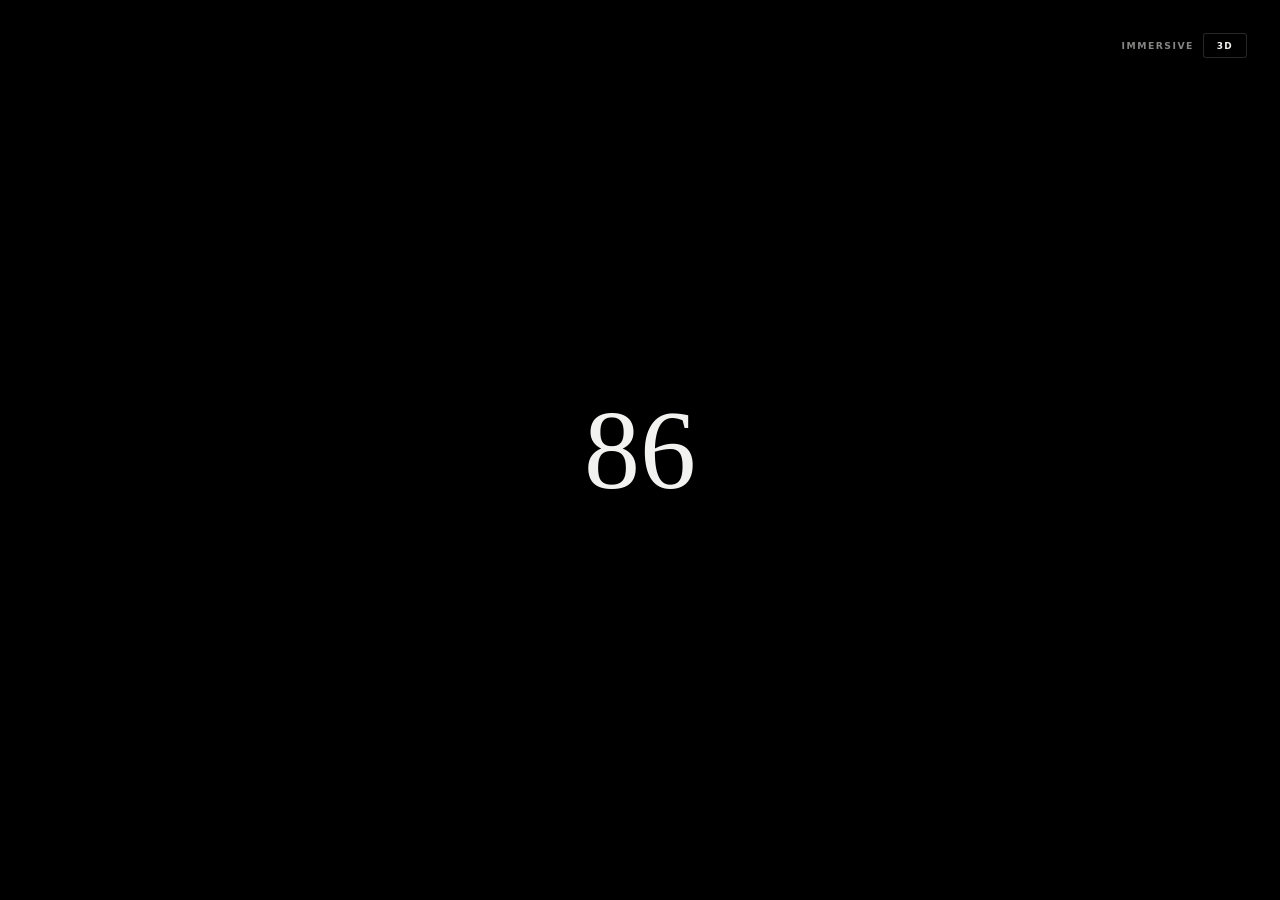
<file: alt/index.html>
<!DOCTYPE html>
<html lang="en">
<head>
<meta charset="UTF-8">
<meta name="viewport" content="width=device-width, initial-scale=1.0">
<title>The Great Shooter — Archive</title>
<meta name="description" content="The Great Shooter — the full archive on one endless reel.">
<link rel="preconnect" href="https://api.fontshare.com">
<link rel="preconnect" href="https://cdn.fontshare.com" crossorigin>
<link href="https://api.fontshare.com/v2/css?f[]=gambarino@400&f[]=manrope@300,400,500,600,700&display=swap" rel="stylesheet">
<link rel="icon" href="../assets/logo/icon.svg" type="image/svg+xml">
<link rel="stylesheet" href="css/alt.css">
<meta name="referrer" content="no-referrer">
</head>
<body>
<svg class="tgs-defs" aria-hidden="true" focusable="false" width="0" height="0" style="position:absolute"><symbol id="tgs-logo" viewBox="109.4 168 213.1 96"><path class="tgs-mark" d="M126.72,189.81v.77h-5.36v13.17h-3.43V190.58h-5.48v-3.07h12A2.3,2.3,0,0,1,126.72,189.81Z"/><path class="tgs-mark" d="M128,187.51h.56a2.3,2.3,0,0,1,2.3,2.3v3.09a3.44,3.44,0,0,1,1.15-.75,5.54,5.54,0,0,1,1.26-.32,8.16,8.16,0,0,1,1.51,0,7.64,7.64,0,0,1,1.63.32,5.3,5.3,0,0,1,1.11.57,3.61,3.61,0,0,1,1.45,2,6.88,6.88,0,0,1,.22,1.63v7.52h-3v-6.46a2.63,2.63,0,0,0-.67-2,2.45,2.45,0,0,0-1.93-.66,3.22,3.22,0,0,0-1.93.62,2.59,2.59,0,0,0-.95,2.07v6.44H128Z"/><path class="tgs-mark" d="M151.67,199h-8.49a2.57,2.57,0,0,0,.83,1.74,2.93,2.93,0,0,0,2.34.82,4.25,4.25,0,0,0,1.75-.31,3,3,0,0,0,.88-.64.8.8,0,0,1,.78-.19l2,.63a6.36,6.36,0,0,1-2.12,2.16,6.44,6.44,0,0,1-3.22.69,5.94,5.94,0,0,1-3-.63,6.17,6.17,0,0,1-2.13-2.05,5.82,5.82,0,0,1-.93-3.29,6.06,6.06,0,0,1,1.72-4.53,5.2,5.2,0,0,1,4-1.62,6,6,0,0,1,3.19.71,5,5,0,0,1,2.11,2.18,8.44,8.44,0,0,1,.73,3.83h0A.5.5,0,0,1,151.67,199Zm-2.29-2.08a2.74,2.74,0,0,0-.92-2,3.13,3.13,0,0,0-2.19-.77,3.28,3.28,0,0,0-2.22.8,2.56,2.56,0,0,0-.84,1.92Z"/><path class="tgs-type" d="M201,192.79a1.31,1.31,0,0,1,1.31,1.31h0a22.69,22.69,0,0,1-6.53,16.6,21.73,21.73,0,0,1-16.24,6.68A25,25,0,0,1,164.4,212a27.36,27.36,0,0,1-5.71-7.37q-2-3.92-2.22-10.68a18.36,18.36,0,0,1,1.92-8.91,33.27,33.27,0,0,1,2.56-4.27,29.31,29.31,0,0,1,3.13-3.52,22.17,22.17,0,0,1,7.13-4.66,26,26,0,0,1,9-1.54,20.46,20.46,0,0,1,12.22,3.59,23,23,0,0,1,8,10.21H190a15.32,15.32,0,0,0-4.53-3.68A13.86,13.86,0,0,0,179.7,180a13.1,13.1,0,0,0-9.7,4.16,15.06,15.06,0,0,0,.09,20.15,13.21,13.21,0,0,0,9.89,4.15,12.09,12.09,0,0,0,7.19-2.29,12.27,12.27,0,0,0,4.8-5.87H174.76V195a2.25,2.25,0,0,1,2.25-2.25Z"/><path class="tgs-type" d="M205.21,183.7h5.87a2.24,2.24,0,0,1,2.25,2.24V188a23.44,23.44,0,0,1,4.48-3.57,7.25,7.25,0,0,1,4.62-.81l3.31.7-2.31,5.74a1.59,1.59,0,0,1-2.36.74h0a8.25,8.25,0,0,0-3.4,0q-4.11,1.11-4.43,6.53v18.37a2.24,2.24,0,0,1-2.25,2.24h-5.78Z"/><path class="tgs-type" d="M257.73,203.89H233.38a7.55,7.55,0,0,0,2.38,5,8.47,8.47,0,0,0,6.72,2.33,11.93,11.93,0,0,0,5-.89,8.86,8.86,0,0,0,2.53-1.82,2.23,2.23,0,0,1,2.24-.55l5.84,1.81A18,18,0,0,1,252,216q-3.42,2-9.21,2a16.94,16.94,0,0,1-8.58-1.79,17.61,17.61,0,0,1-6.11-5.9,16.7,16.7,0,0,1-2.66-9.42q0-8.13,4.92-13a15.1,15.1,0,0,1,11.55-4.64,17.6,17.6,0,0,1,9.14,2,14.64,14.64,0,0,1,6,6.23q2.07,4,2.08,11h0A1.44,1.44,0,0,1,257.73,203.89Zm-6.58-6a7.77,7.77,0,0,0-2.61-5.59,9,9,0,0,0-6.3-2.2,9.37,9.37,0,0,0-6.34,2.29,7.31,7.31,0,0,0-2.43,5.5Z"/><path class="tgs-type" d="M262,201.28a16.78,16.78,0,0,1,4.51-12.06q4.5-4.72,12.15-4.73,6.66.22,9.89,3.45V186.5a2.24,2.24,0,0,1,2.25-2.24h5.72v33.49h-5.54a2.25,2.25,0,0,1-2.25-2.25v-1.06a15.52,15.52,0,0,1-3.75,2.4,17.88,17.88,0,0,1-6.32,1q-7,0-11.34-3.92A16.38,16.38,0,0,1,262,201.28Zm10.92,7.19q2.39,2.15,7.18,2.28a9.84,9.84,0,0,0,6-2.59,9.49,9.49,0,0,0,2.55-6.27,10,10,0,0,0-1.54-6.44,9.53,9.53,0,0,0-8-3.73,10.57,10.57,0,0,0-6.9,2.94,10.46,10.46,0,0,0,.65,13.81Z"/><path class="tgs-type" d="M304.45,174.6l4.65-2.28a2.25,2.25,0,0,1,3.24,2v9.22l5,0a2.24,2.24,0,0,1,2.23,2.26l0,3.17a2.24,2.24,0,0,1-2.25,2.23h-4.94v13.86c-.07,2.61.42,4.4,1.44,5.36a9.17,9.17,0,0,0,4.34,2.05h0a1.62,1.62,0,0,1,1,2.29l-2.65,5.27-3-.89a14.19,14.19,0,0,1-6.2-3.87,11.42,11.42,0,0,1-2.33-4.15,19.85,19.85,0,0,1-.52-5.08V191.53l-4.76.05v-8.07l4.76.05Z"/><path class="tgs-type" d="M151.65,213.69h1.56a6.35,6.35,0,0,1,6.35,6.35v8.53a9.81,9.81,0,0,1,3.17-2.07,15.25,15.25,0,0,1,3.49-.87,21.62,21.62,0,0,1,4.18-.12,20.3,20.3,0,0,1,4.5.9A13.8,13.8,0,0,1,178,228a9.86,9.86,0,0,1,2.49,2.42A10,10,0,0,1,182,233.5a20.18,20.18,0,0,1,.61,4.52v20.77H174.4V240.94a7.27,7.27,0,0,0-1.84-5.55,6.76,6.76,0,0,0-5.35-1.83,8.85,8.85,0,0,0-5.33,1.71c-1.57,1.14-2.45,3-2.63,5.71v17.81h-7.6Z"/><path class="tgs-type" d="M112.45,252.18l.66-.62a10.6,10.6,0,0,1,12-1.54l.07,0a11.49,11.49,0,0,0,3.37.85,15.9,15.9,0,0,0,2.25.16,18.92,18.92,0,0,0,5.94-1.08q3.42-1.62,3.64-4.41,0-3.15-4.23-4.77l-10.56-2.15a21.2,21.2,0,0,1-9.27-4.37,12.25,12.25,0,0,1-2.38-3.35,8.84,8.84,0,0,1-.81-3.8,11.59,11.59,0,0,1,4.81-9.75q5-3.69,13.09-3.69a34.1,34.1,0,0,1,8.25,1.1,31.32,31.32,0,0,1,10,5.15l-2.07,1.6a8.43,8.43,0,0,1-8.65,1l0,0a20.12,20.12,0,0,0-6.77-1.44,14.44,14.44,0,0,0-7.08,1.44,3.88,3.88,0,0,0-2.14,4.23q.22,3.83,8.82,4.81a56.3,56.3,0,0,1,9.19,1.78,17.19,17.19,0,0,1,5.69,3.35,9.63,9.63,0,0,1,3.1,7.24A13,13,0,0,1,144,254.74q-5.25,4-14.12,4a23.58,23.58,0,0,1-9.71-1.8,36.53,36.53,0,0,1-5.46-2.81C114,253.61,113.29,253,112.45,252.18Z"/><path class="tgs-type" d="M299.77,225.92h5.65a2.17,2.17,0,0,1,2.17,2.17v2a22.22,22.22,0,0,1,4.32-3.44,7,7,0,0,1,4.45-.78l3.19.67-2.22,5.54a1.54,1.54,0,0,1-2.27.71h0a8.06,8.06,0,0,0-3.29,0c-2.63.71-4.06,2.81-4.27,6.29v17.71a2.17,2.17,0,0,1-2.17,2.16h-5.56Z"/><path class="tgs-type" d="M294.7,245.39H271.22a7.25,7.25,0,0,0,2.3,4.81,8.13,8.13,0,0,0,6.47,2.25,11.54,11.54,0,0,0,4.84-.85,8.6,8.6,0,0,0,2.43-1.76,2.15,2.15,0,0,1,2.16-.53l5.64,1.75a17.49,17.49,0,0,1-5.87,5.95,17.68,17.68,0,0,1-8.88,1.91,16.38,16.38,0,0,1-8.28-1.73,17,17,0,0,1-5.89-5.68,16.07,16.07,0,0,1-2.56-9.09q0-7.81,4.74-12.52a14.56,14.56,0,0,1,11.13-4.47,17,17,0,0,1,8.82,2,14.12,14.12,0,0,1,5.82,6q2,3.89,2,10.59h0A1.39,1.39,0,0,1,294.7,245.39Zm-6.34-5.76a7.54,7.54,0,0,0-2.52-5.39,8.7,8.7,0,0,0-6.07-2.11,9,9,0,0,0-6.12,2.2,7.06,7.06,0,0,0-2.34,5.3Z"/><path class="tgs-mark" d="M213.41,232.73a16.48,16.48,0,0,0-1.61,2.86,18.07,18.07,0,0,0-1,3.09c-.08-.05-.08-.12-.11-.17a10.76,10.76,0,0,0-8-6.7,10.38,10.38,0,0,0-8.33,1.67,10.66,10.66,0,0,0-4.67,7.2A10.94,10.94,0,0,0,197.16,253a11,11,0,0,0,14-8.13,10.15,10.15,0,0,0,.24-2.05,17,17,0,0,1,.18-2.57,15.56,15.56,0,0,1,2-5.69,16.21,16.21,0,0,1,8.9-7.34,15.79,15.79,0,0,1,6-.83,16.24,16.24,0,0,1,14.19,10,15.75,15.75,0,0,1,1.24,6.94,16.24,16.24,0,0,1-12.58,15.1,15.49,15.49,0,0,1-5.08.33,16.27,16.27,0,0,1-10.62-5.29,9.7,9.7,0,0,1-.85-1,17.24,17.24,0,0,0,2.63-6c.09,0,.1.15.13.22a10.9,10.9,0,0,0,2.71,4,11.11,11.11,0,0,0,5.58,2.78,11,11,0,0,0,12.38-7.76,9.9,9.9,0,0,0,.44-2.9,11,11,0,0,0-9.35-11,10.24,10.24,0,0,0-6.05.85,10.8,10.8,0,0,0-6.18,7.39,12.2,12.2,0,0,0-.33,2.77,15.61,15.61,0,0,1-1.83,7.33,16.15,16.15,0,0,1-10.75,8.3,15.49,15.49,0,0,1-4.4.38,16.25,16.25,0,0,1-14.17-9.8,16.71,16.71,0,0,1-1.23-4.66,16.15,16.15,0,0,1,.08-4,15.74,15.74,0,0,1,2.61-6.76,16.1,16.1,0,0,1,9.53-6.7,15.67,15.67,0,0,1,5.15-.43,16.16,16.16,0,0,1,11.47,6l.18.23S213.38,232.69,213.41,232.73Z"/><circle class="tgs-mark" cx="200.43" cy="242.53" r="1.56"/><path class="tgs-type" d="M200.71,250.56c0,.25,0,.5,0,.74l0,.72a4.51,4.51,0,0,1-.64,0,3.85,3.85,0,0,1,0-.48c0-.17,0-.33,0-.49s0-.32,0-.5H200a7.85,7.85,0,0,1-3.79-1.21,8.14,8.14,0,0,1-3.45-4.54,6.66,6.66,0,0,1-.26-1.33c0-.18,0-.37,0-.55a.31.31,0,0,1,0-.1h-.08l-.53,0-.8,0H191a2.74,2.74,0,0,1,0-.64c.24,0,.48,0,.72,0l.74,0a8,8,0,0,1,7.74-7.73c0-.51,0-1-.06-1.5a3.43,3.43,0,0,1,.65,0s0,.05,0,.08l0,.72,0,.62v.08l.8.08a6.86,6.86,0,0,1,.79.14,7.49,7.49,0,0,1,.77.23,6.74,6.74,0,0,1,.74.3c.24.12.48.24.71.38a6.88,6.88,0,0,1,.66.44,7.79,7.79,0,0,1,.63.51,7.4,7.4,0,0,1,.56.56c.18.2.35.41.51.62s.31.44.45.67.26.47.37.71.21.49.3.74.16.51.23.77a5.24,5.24,0,0,1,.15.79c0,.26.05.53.08.8l.72,0,.73,0c0,.07,0,.14,0,.21v.43h-.08l-.79,0-.54,0h-.07a8,8,0,0,1-7.75,7.74Zm-5.81-7.85a5.21,5.21,0,0,0,.68,2.51,5.67,5.67,0,0,0,2.57,2.39,5.18,5.18,0,0,0,2.14.48V248l0-.52c0-.42,0-.84.05-1.25,0-.68,0-1.36,0-2,0,0,0-.06,0-.09h-.06a1.35,1.35,0,0,1-.56-.17,1.53,1.53,0,0,1-.85-1.24s0-.05,0-.09H197.8l-1.38,0-1.22.05Zm7.12-.08a1.6,1.6,0,0,1-1.48,1.5.28.28,0,0,0,0,.09v.29c0,1,0,1.89,0,2.83,0,.23,0,.47,0,.7,0,0,0,0,0,.07l.5,0a5.93,5.93,0,0,0,1.09-.25,5.63,5.63,0,0,0,2.42-1.63,5.26,5.26,0,0,0,1.1-1.92,5.16,5.16,0,0,0,.27-1.47v-.09C204.67,242.62,203.35,242.62,202,242.63Zm-7.13-.25.17,0,.74,0,1,0h2a1.6,1.6,0,0,1,.46-1,1.57,1.57,0,0,1,1-.47.38.38,0,0,0,0-.1c0-.89,0-1.78,0-2.68,0-.37,0-.74-.05-1.12,0,0,0,0,0-.06a5.37,5.37,0,0,0-3.63,1.49A5.6,5.6,0,0,0,194.89,242.38Zm5.64-1.42a3.75,3.75,0,0,1,.39.09,2.21,2.21,0,0,1,.35.16,1.33,1.33,0,0,1,.3.23,1.19,1.19,0,0,1,.23.31,3.68,3.68,0,0,1,.15.35c0,.12.05.25.08.38h.47c.76,0,1.52,0,2.27,0l1.16-.05H206a.08.08,0,0,0,0,0,5.82,5.82,0,0,0-.2-1.25,5.54,5.54,0,0,0-5.07-4.09s-.07,0-.11,0C200.53,238.33,200.51,239.64,200.53,241Zm-6.24,1.78c-.1,0-1.12,0-1.21,0v.12a9.3,9.3,0,0,0,.13,1.06,7.28,7.28,0,0,0,2.24,4,7.5,7.5,0,0,0,2.74,1.6,6.43,6.43,0,0,0,1.3.29c.22,0,.44,0,.67.06h.05c0-.1.06-1.11,0-1.18a6.21,6.21,0,0,1-6-6Zm12.31,0v.06a5.82,5.82,0,0,1-.07.73,6.15,6.15,0,0,1-.75,2.1,6.21,6.21,0,0,1-2.22,2.22,6.07,6.07,0,0,1-2.71.85h-.21v.3c0,.1,0,.2,0,.3s0,.19,0,.28a1.51,1.51,0,0,0,0,.3h.07l.38,0a6.43,6.43,0,0,0,1.31-.24,7.45,7.45,0,0,0,2.83-1.54,7.29,7.29,0,0,0,2.29-3.62,6.9,6.9,0,0,0,.24-1.63v-.05A12,12,0,0,0,206.6,242.74Zm-6.39-7.54a7,7,0,0,0-2.27.44,7.34,7.34,0,0,0-2.89,1.92,7.19,7.19,0,0,0-1.7,3,6.84,6.84,0,0,0-.25,1.72l.59,0c.2,0,.4,0,.6,0a6.19,6.19,0,0,1,6-6C200.24,236,200.23,235.6,200.21,235.2Zm.43,1.19h.07a5.53,5.53,0,0,1,.7.07,6.15,6.15,0,0,1,5.17,5.63l0,.26,1.2-.05a7.14,7.14,0,0,0-.54-2.51,7.24,7.24,0,0,0-2-2.79,7.43,7.43,0,0,0-3.26-1.65,5.9,5.9,0,0,0-1.34-.14Zm-.28,4.77a1.37,1.37,0,0,0-1.29,1.31h1.07a.37.37,0,0,1,.22-.22Zm0,1.71-.14-.11a.73.73,0,0,1-.09-.13c-.16,0-1,0-1.07,0s0,0,0,.05a1.42,1.42,0,0,0,1.17,1.25h.13Zm1.47-.4s0,0,0,0,0-.09,0-.13a1.26,1.26,0,0,0-.34-.69,1.43,1.43,0,0,0-.81-.45h-.14v1.09a.37.37,0,0,1,.22.22Zm0,.17a9.54,9.54,0,0,0-1.07,0l-.09.13-.13.09c0,.15,0,1,0,1.08A1.36,1.36,0,0,0,201.83,242.64Z"/><circle class="tgs-mark" cx="227.62" cy="242.53" r="1.56"/><path class="tgs-type" d="M227.91,250.56c0,.25,0,.5,0,.74l0,.72a4.48,4.48,0,0,1-.64,0c0-.16,0-.32,0-.48s0-.33,0-.49a4.1,4.1,0,0,0,0-.5h-.2a7.89,7.89,0,0,1-3.79-1.21,8.14,8.14,0,0,1-3.45-4.54,7.45,7.45,0,0,1-.26-1.33c0-.18,0-.37,0-.55,0,0,0-.06,0-.1h-.07l-.54,0-.8,0h-.06a2.74,2.74,0,0,1,0-.64c.24,0,.48,0,.72,0l.74,0a8,8,0,0,1,7.74-7.73c0-.51,0-1-.06-1.5a3.45,3.45,0,0,1,.65,0,.22.22,0,0,1,0,.08l0,.72,0,.62v.08l.8.08a7,7,0,0,1,1.56.37,6.74,6.74,0,0,1,.74.3c.24.12.48.24.71.38a7,7,0,0,1,.67.44c.21.16.42.33.62.51a6,6,0,0,1,.57.56c.18.2.34.41.5.62s.31.44.45.67.26.47.37.71a6.74,6.74,0,0,1,.3.74c.09.25.16.51.23.77a5.24,5.24,0,0,1,.15.79c0,.26,0,.53.08.8l.72,0,.73,0a.38.38,0,0,1,0,.21v.43h-.07l-.8,0-.54,0h-.06a8.06,8.06,0,0,1-7.75,7.74Zm-5.81-7.85a5.19,5.19,0,0,0,.67,2.51,5.67,5.67,0,0,0,2.57,2.39,5.21,5.21,0,0,0,2.14.48s0,0,0-.06,0-.35,0-.52c0-.42,0-.84.05-1.25,0-.68,0-1.36,0-2a.28.28,0,0,0,0-.09h-.06a1.35,1.35,0,0,1-.56-.17,1.53,1.53,0,0,1-.85-1.24.37.37,0,0,0,0-.09H225l-1.38,0-1.22.05Zm7.11-.08a1.6,1.6,0,0,1-.45,1,1.62,1.62,0,0,1-1,.47s0,.06,0,.09v.29c0,1,0,1.89.05,2.83l0,.7a.25.25,0,0,0,0,.07l.49,0a5.75,5.75,0,0,0,1.09-.25,5.57,5.57,0,0,0,2.42-1.63,5.43,5.43,0,0,0,1.11-1.92,5.53,5.53,0,0,0,.26-1.47.27.27,0,0,0,0-.09C231.86,242.62,230.54,242.62,229.21,242.63Zm-7.12-.25.16,0,.74,0,1,0h2a1.6,1.6,0,0,1,.46-1,1.57,1.57,0,0,1,1-.47v-.1c0-.89,0-1.78,0-2.68,0-.37,0-.74-.05-1.12,0,0,0,0,0-.06a5.35,5.35,0,0,0-3.62,1.49A5.56,5.56,0,0,0,222.09,242.38Zm5.64-1.42c.13,0,.26,0,.38.09a2.21,2.21,0,0,1,.35.16,1.14,1.14,0,0,1,.3.23,1.19,1.19,0,0,1,.23.31,2.17,2.17,0,0,1,.15.35,2.33,2.33,0,0,1,.08.38h.47c.76,0,1.52,0,2.28,0l1.15-.05h.07v0a5.82,5.82,0,0,0-.2-1.25,5.54,5.54,0,0,0-5.07-4.09.15.15,0,0,0-.11,0C227.73,238.33,227.7,239.64,227.73,241Zm-6.24,1.78a12,12,0,0,0-1.21,0,.48.48,0,0,0,0,.12,7.48,7.48,0,0,0,.12,1.06,7.28,7.28,0,0,0,2.24,4,7.5,7.5,0,0,0,2.74,1.6,6.43,6.43,0,0,0,1.3.29c.22,0,.44,0,.67.06h.05c0-.1.06-1.11,0-1.18a6.09,6.09,0,0,1-4.15-1.81A6,6,0,0,1,221.49,242.74Zm12.31,0a.13.13,0,0,0,0,.06,5.82,5.82,0,0,1-.07.73,6.15,6.15,0,0,1-.75,2.1,6.21,6.21,0,0,1-2.22,2.22,6,6,0,0,1-2.71.85h-.21v.3c0,.1,0,.2,0,.3a2.62,2.62,0,0,0,0,.28c0,.1,0,.2,0,.3H228l.37,0a6.53,6.53,0,0,0,1.32-.24,7.52,7.52,0,0,0,2.83-1.54,7.34,7.34,0,0,0,2.28-3.62,7.47,7.47,0,0,0,.25-1.63.43.43,0,0,1,0-.05A11.91,11.91,0,0,0,233.8,242.74Zm-6.4-7.54a7,7,0,0,0-2.27.44,7.41,7.41,0,0,0-4.59,5,6.84,6.84,0,0,0-.25,1.72l.59,0c.2,0,.4,0,.61,0a6.18,6.18,0,0,1,6-6C227.43,236,227.43,235.6,227.4,235.2Zm.43,1.19h.07a5.69,5.69,0,0,1,.71.07,6.17,6.17,0,0,1,5.17,5.63,2.46,2.46,0,0,0,0,.26l1.2-.05a7.39,7.39,0,0,0-5.78-6.95,5.9,5.9,0,0,0-1.34-.14Zm-.27,4.77a1.36,1.36,0,0,0-1.29,1.31h1.07a.37.37,0,0,1,.22-.22Zm0,1.71a.57.57,0,0,1-.14-.11.45.45,0,0,1-.1-.13c-.16,0-1,0-1.07,0v.05a1.42,1.42,0,0,0,1.17,1.25h.14Zm1.46-.4s0,0,0,0,0-.09,0-.13a1.34,1.34,0,0,0-.35-.69,1.4,1.4,0,0,0-.8-.45h-.14c0,.36,0,.72,0,1.09a.39.39,0,0,1,.23.22Zm0,.17a9.54,9.54,0,0,0-1.07,0,1,1,0,0,1-.09.13l-.13.09a9.52,9.52,0,0,0,0,1.08A1.36,1.36,0,0,0,229,242.64Z"/><path class="tgs-type" d="M248.63,220l4.47-2.2a2.17,2.17,0,0,1,3.13,1.95v6l4.8,0a2.16,2.16,0,0,1,2.16,2.18l0,3.05a2.17,2.17,0,0,1-2.17,2.16h-4.77v13.36c-.06,2.52.41,4.25,1.39,5.18a8.82,8.82,0,0,0,4.19,2h0a1.56,1.56,0,0,1,1,2.21L260.23,261l-2.88-.85a13.84,13.84,0,0,1-6-3.74,11.22,11.22,0,0,1-2.25-4,19.57,19.57,0,0,1-.49-4.9v-14l-4.59,0v-7.78l4.59.05Z"/></symbol><symbol id="tgs-icon" viewBox="95.4 149.1 241.2 133.9"><path class="tgs-mark" d="M213.38,177.35A66.13,66.13,0,0,0,207,188.62,72.65,72.65,0,0,0,203,200.81c-.31-.19-.33-.47-.42-.68-6-14.19-16.5-23.1-31.46-26.39-11.79-2.6-22.87-.25-32.86,6.55a42,42,0,0,0-18.38,28.38A43.37,43.37,0,0,0,166.39,259a43.58,43.58,0,0,0,38.22-34,39.1,39.1,0,0,0,.93-8.08,72.65,72.65,0,0,1,.71-10.1A61.35,61.35,0,0,1,214,184.39a63.92,63.92,0,0,1,35.09-28.94,62.25,62.25,0,0,1,23.57-3.27,64.12,64.12,0,0,1,56,39.25,62.17,62.17,0,0,1,4.86,27.35,64,64,0,0,1-49.59,59.52,61.38,61.38,0,0,1-20,1.31c-16.61-1.6-30.49-8.73-41.85-20.87a37,37,0,0,1-3.34-4A68.06,68.06,0,0,0,229,231.13c.39.19.4.57.51.85a43.29,43.29,0,0,0,32.71,26.56C283.68,262.45,305,249,311.07,228a40.52,40.52,0,0,0,1.72-11.45c-.08-11.69-3.93-21.93-12.11-30.4a43,43,0,0,0-24.77-12.85,40.48,40.48,0,0,0-23.85,3.35c-12.63,5.9-20.85,15.57-24.35,29.13a45.7,45.7,0,0,0-1.29,10.93,61.73,61.73,0,0,1-7.24,28.9c-9.26,17.15-23.47,28-42.37,32.73a61,61,0,0,1-17.36,1.5,64.08,64.08,0,0,1-55.86-38.63,65.85,65.85,0,0,1-4.83-18.37,62.91,62.91,0,0,1,.31-15.75,62.18,62.18,0,0,1,10.28-26.63A63.37,63.37,0,0,1,146.92,154a60.68,60.68,0,0,1,20.31-1.72c18.44,1.5,33.39,9.67,45.21,23.77.26.3.49.62.73.94A2.76,2.76,0,0,1,213.38,177.35Z"/><circle class="tgs-mark" cx="162.23" cy="216" r="6.16"/><path class="tgs-type" d="M163.34,247.65c0,1,.07,1.94.1,2.9s.08,1.91.13,2.85a13.34,13.34,0,0,1-2.53,0c0-.62.05-1.25.06-1.88s.06-1.29.09-1.94.1-1.26.07-1.93c-.27,0-.52-.06-.77-.07a31.09,31.09,0,0,1-14.94-4.75,31.59,31.59,0,0,1-7.83-6.93,31,31,0,0,1-5.78-11,28.25,28.25,0,0,1-1-5.24c-.07-.72-.11-1.45-.17-2.18,0-.12,0-.24,0-.38s-.2,0-.29,0l-2.1.11-3.16.13a1.6,1.6,0,0,1-.23,0,9.88,9.88,0,0,1,0-2.49c1,0,1.9.06,2.85.09l2.91.11a31.72,31.72,0,0,1,30.54-30.51c-.07-2-.19-3.94-.25-5.88a11.89,11.89,0,0,1,2.56,0,1.45,1.45,0,0,1,0,.3l-.12,2.83c0,.83-.08,1.65-.11,2.47,0,.1,0,.19,0,.3,1.06.1,2.11.19,3.15.31a23.58,23.58,0,0,1,3.11.56,31.82,31.82,0,0,1,6,2.08c.94.48,1.88.95,2.79,1.49s1.78,1.13,2.63,1.75a31.28,31.28,0,0,1,2.45,2c.78.71,1.54,1.45,2.25,2.23a31.28,31.28,0,0,1,2,2.45,29.37,29.37,0,0,1,1.76,2.63,29.68,29.68,0,0,1,1.47,2.79c.45,1,.84,1.94,1.19,2.93s.63,2,.9,3a20.63,20.63,0,0,1,.58,3.1c.12,1.05.21,2.1.32,3.18.94,0,1.89-.07,2.85-.1l2.88-.14a2.2,2.2,0,0,1,.07.84c0,.27,0,.54,0,.81v.87a1.18,1.18,0,0,1-.3,0l-3.12-.13-2.14-.11-.26,0a31.74,31.74,0,0,1-30.55,30.54Zm-22.9-31a20.6,20.6,0,0,0,2.65,9.92A22.1,22.1,0,0,0,153.24,236a20.35,20.35,0,0,0,8.42,1.92l0-.23.09-2.07c.07-1.65.17-3.29.19-4.94,0-2.67,0-5.35,0-8,0-.11,0-.23,0-.35l-.23,0a5.69,5.69,0,0,1-2.24-.66,6.15,6.15,0,0,1-3.34-4.92,2.83,2.83,0,0,0-.07-.33h-4.23c-1.82,0-3.63,0-5.44.06-1.6,0-3.21.13-4.81.19Zm28.05-.32a6.27,6.27,0,0,1-5.85,5.93c0,.13,0,.23,0,.33v1.18c0,3.72,0,7.43.17,11.15.06.91.1,1.83.14,2.75,0,.09,0,.17.06.29.67-.05,1.32-.08,2-.16a21.23,21.23,0,0,0,4.29-1,22.45,22.45,0,0,0,9.56-6.39,21.49,21.49,0,0,0,4.34-7.58,20.77,20.77,0,0,0,1.06-5.8c0-.11,0-.23,0-.36C178.94,216.32,173.73,216.32,168.49,216.36Zm-28.09-1,.66.05c1,0,1.94.07,2.91.12,1.37.06,2.73.17,4.09.19,2.55,0,5.11,0,7.66,0l.38,0a6.29,6.29,0,0,1,5.86-5.92c0-.14,0-.26,0-.37,0-3.53.07-7.06-.14-10.58-.09-1.47-.13-2.94-.19-4.42a1.09,1.09,0,0,0,0-.26,21.27,21.27,0,0,0-14.28,5.9A22,22,0,0,0,140.4,215.41Zm22.23-5.63a14.62,14.62,0,0,1,1.51.35,9.69,9.69,0,0,1,1.4.63,4.74,4.74,0,0,1,1.16.94,4.59,4.59,0,0,1,.91,1.19,10.22,10.22,0,0,1,.61,1.4,13.06,13.06,0,0,1,.31,1.49h1.86c3,0,6,.05,9-.14,1.51-.09,3-.13,4.54-.19a2.61,2.61,0,0,0,.27-.06,1.24,1.24,0,0,0,0-.18,24,24,0,0,0-.78-4.91,21.8,21.8,0,0,0-20-16.12c-.14,0-.29-.05-.43.06C162.63,199.42,162.55,204.6,162.63,209.78Zm-24.6,7a41.56,41.56,0,0,0-4.77.22c0,.15,0,.31,0,.47a28.88,28.88,0,0,0,.5,4.14,28.56,28.56,0,0,0,8.83,15.7,29.2,29.2,0,0,0,10.79,6.32,27.38,27.38,0,0,0,5.13,1.15c.87.11,1.75.15,2.63.22a.83.83,0,0,0,.22,0c.08-.38.23-4.38.17-4.65a24.11,24.11,0,0,1-16.35-7.14A23.69,23.69,0,0,1,138,216.81Zm48.53,0c0,.1,0,.18,0,.26a21.13,21.13,0,0,1-.27,2.86,23.58,23.58,0,0,1-3,8.27,24.59,24.59,0,0,1-8.75,8.77,23.64,23.64,0,0,1-10.69,3.33l-.82.07c0,.42,0,.79,0,1.17s0,.78,0,1.17l.06,1.13a5.92,5.92,0,0,0,.09,1.18l.29,0,1.49-.1a27.39,27.39,0,0,0,5.17-1,29.37,29.37,0,0,0,11.16-6.06,28.76,28.76,0,0,0,9-14.29,28.21,28.21,0,0,0,1-6.4,1.46,1.46,0,0,0,0-.22C191,216.91,187,216.74,186.56,216.8Zm-25.23-29.71a28.24,28.24,0,0,0-8.94,1.71,29.22,29.22,0,0,0-18.09,19.54,26.68,26.68,0,0,0-1,6.78c.77,0,1.55.08,2.33.1a21,21,0,0,0,2.38.07,24.43,24.43,0,0,1,23.52-23.51C161.47,190.21,161.45,188.66,161.33,187.09Zm1.72,4.68.27,0c.93.07,1.86.14,2.78.29a24.3,24.3,0,0,1,20.38,22.19c0,.34.06.67.09,1,1.59,0,3.15-.13,4.73-.21a28.06,28.06,0,0,0-2.1-9.89,28.6,28.6,0,0,0-7.82-11,29.13,29.13,0,0,0-12.85-6.5,22.74,22.74,0,0,0-5.28-.58ZM162,210.6c-2.76-.09-5.32,2.93-5.08,5.16h4.21a1.53,1.53,0,0,1,.87-.89Zm0,6.72a4.62,4.62,0,0,1-.55-.41,3.77,3.77,0,0,1-.37-.52,38.81,38.81,0,0,0-4.22,0,.59.59,0,0,0,0,.19,5.62,5.62,0,0,0,4.62,4.92,3.12,3.12,0,0,0,.53,0Zm5.78-1.56c0-.08,0-.14,0-.19s0-.32-.05-.48a5.29,5.29,0,0,0-1.37-2.75,5.36,5.36,0,0,0-3.17-1.74,4.29,4.29,0,0,0-.55,0c0,1.46,0,2.87,0,4.31a1.49,1.49,0,0,1,.88.89Zm0,.64a37.34,37.34,0,0,0-4.24,0,3.16,3.16,0,0,1-.35.5,3.75,3.75,0,0,1-.51.38,42.28,42.28,0,0,0,0,4.24A5.38,5.38,0,0,0,167.75,216.4Z"/><circle class="tgs-mark" cx="269.43" cy="216" r="6.16"/><path class="tgs-type" d="M270.55,247.65c0,1,.07,1.94.1,2.9s.08,1.91.12,2.85a13.34,13.34,0,0,1-2.53,0c-.05-.62.06-1.25.07-1.88s.05-1.29.08-1.94.1-1.26.08-1.93c-.28,0-.53-.06-.78-.07a31.12,31.12,0,0,1-14.94-4.75,31.54,31.54,0,0,1-7.82-6.93,30.83,30.83,0,0,1-5.78-11,29.11,29.11,0,0,1-1-5.24c-.07-.72-.11-1.45-.16-2.18,0-.12,0-.24,0-.38s-.19,0-.28,0l-2.11.11-3.16.13a1.6,1.6,0,0,1-.23,0,9.88,9.88,0,0,1,0-2.49c.95,0,1.9.06,2.86.09l2.9.11a31.74,31.74,0,0,1,30.54-30.51c-.07-2-.19-3.94-.24-5.88a11.87,11.87,0,0,1,2.56,0,2.77,2.77,0,0,1,0,.3c0,.94-.09,1.89-.13,2.83s-.08,1.65-.11,2.47a1.56,1.56,0,0,0,0,.3c1.05.1,2.1.19,3.14.31a23.58,23.58,0,0,1,3.11.56,26.92,26.92,0,0,1,3,.89,27.47,27.47,0,0,1,2.92,1.19c.94.48,1.89.95,2.79,1.49s1.78,1.13,2.63,1.75a31.54,31.54,0,0,1,8.45,9.3c.54.9,1,1.84,1.48,2.79s.84,1.94,1.18,2.93.63,2,.91,3a21.94,21.94,0,0,1,.57,3.1c.12,1.05.21,2.1.32,3.18.95,0,1.9-.07,2.85-.1l2.89-.14a2,2,0,0,1,.06.84c0,.27,0,.54,0,.81v.87a1.17,1.17,0,0,1-.29,0l-3.12-.13-2.15-.11-.26,0a31.74,31.74,0,0,1-30.54,30.54Zm-22.91-31a20.72,20.72,0,0,0,2.65,9.92A22.2,22.2,0,0,0,260.44,236a20.35,20.35,0,0,0,8.42,1.92,1.6,1.6,0,0,0,0-.23c0-.69.07-1.38.09-2.07.07-1.65.18-3.29.2-4.94,0-2.67,0-5.35,0-8,0-.11,0-.23,0-.35l-.24,0a5.69,5.69,0,0,1-2.24-.66,6.15,6.15,0,0,1-3.34-4.92,2.83,2.83,0,0,0-.07-.33H259c-1.81,0-3.62,0-5.43.06-1.61,0-3.22.13-4.82.19Zm28.05-.32a6.19,6.19,0,0,1-1.8,4.08,6.26,6.26,0,0,1-4,1.85c0,.13,0,.23,0,.33,0,.4,0,.79,0,1.18,0,3.72-.05,7.43.17,11.15.05.91.09,1.83.14,2.75a1.25,1.25,0,0,0,.06.29c.66-.05,1.31-.08,1.95-.16a21.08,21.08,0,0,0,4.29-1,22.45,22.45,0,0,0,9.56-6.39,21.67,21.67,0,0,0,4.35-7.58,21.12,21.12,0,0,0,1.05-5.8c0-.11,0-.23,0-.36C286.15,216.32,280.94,216.32,275.69,216.36Zm-28.09-1,.66.05,2.92.12c1.36.06,2.72.17,4.08.19,2.56,0,5.11,0,7.67,0l.38,0a6.26,6.26,0,0,1,1.81-4.07,6.19,6.19,0,0,1,4-1.85c0-.14,0-.26,0-.37,0-3.53.08-7.06-.14-10.58-.09-1.47-.12-2.94-.19-4.42a2,2,0,0,0,0-.26,21.26,21.26,0,0,0-14.28,5.9A21.92,21.92,0,0,0,247.6,215.41Zm22.24-5.63a15,15,0,0,1,1.5.35,9.23,9.23,0,0,1,1.4.63,4.56,4.56,0,0,1,1.16.94,4.38,4.38,0,0,1,.91,1.19,9.13,9.13,0,0,1,.61,1.4c.15.47.21,1,.32,1.49h1.85c3,0,6,.05,9-.14,1.51-.09,3-.13,4.54-.19a2.61,2.61,0,0,0,.27-.06.58.58,0,0,0,0-.18,23.37,23.37,0,0,0-.78-4.91,21.81,21.81,0,0,0-20-16.12c-.14,0-.3-.05-.43.06C269.83,199.42,269.75,204.6,269.84,209.78Zm-24.61,7a41.56,41.56,0,0,0-4.77.22c0,.15,0,.31,0,.47a28.51,28.51,0,0,0,9.32,19.84,29.2,29.2,0,0,0,10.79,6.32,27.48,27.48,0,0,0,5.14,1.15c.87.11,1.74.15,2.62.22a.83.83,0,0,0,.22,0c.08-.38.23-4.38.17-4.65a24.06,24.06,0,0,1-16.34-7.14A23.65,23.65,0,0,1,245.23,216.81Zm48.54,0c0,.1,0,.18,0,.26a21.11,21.11,0,0,1-.26,2.86,23.79,23.79,0,0,1-3,8.27,24.59,24.59,0,0,1-8.75,8.77,23.64,23.64,0,0,1-10.68,3.33l-.83.07c0,.42,0,.79,0,1.17s0,.78.05,1.17,0,.76.06,1.13a5.91,5.91,0,0,0,.08,1.18l.29,0,1.49-.1a27.39,27.39,0,0,0,5.17-1,29.22,29.22,0,0,0,11.16-6.06,28.76,28.76,0,0,0,9-14.29,27.67,27.67,0,0,0,1-6.4.78.78,0,0,0,0-.22C298.15,216.91,294.17,216.74,293.77,216.8Zm-25.23-29.71a28.19,28.19,0,0,0-8.94,1.71,29.27,29.27,0,0,0-18.1,19.54,27.05,27.05,0,0,0-1,6.78c.77,0,1.54.08,2.32.1a21.06,21.06,0,0,0,2.39.07,24.42,24.42,0,0,1,23.51-23.51C268.68,190.21,268.65,188.66,268.54,187.09Zm1.71,4.68.27,0c.93.07,1.86.14,2.78.29a24.3,24.3,0,0,1,20.38,22.19c0,.34.06.67.09,1,1.59,0,3.15-.13,4.74-.21a29,29,0,0,0-9.93-20.88,29.09,29.09,0,0,0-12.84-6.5,22.84,22.84,0,0,0-5.28-.58Zm-1.09,18.83c-2.75-.09-5.31,2.93-5.08,5.16h4.22a1.51,1.51,0,0,1,.86-.89Zm0,6.72a5.62,5.62,0,0,1-.55-.41,3,3,0,0,1-.36-.52,39,39,0,0,0-4.23,0,1.15,1.15,0,0,0,0,.19,5.63,5.63,0,0,0,4.62,4.92,3.12,3.12,0,0,0,.53,0Zm5.78-1.56c0-.08,0-.14,0-.19s0-.32-.05-.48a5.21,5.21,0,0,0-1.37-2.75,5.34,5.34,0,0,0-3.16-1.74,4.45,4.45,0,0,0-.56,0c0,1.46,0,2.87,0,4.31a1.46,1.46,0,0,1,.88.89Zm0,.64a37.35,37.35,0,0,0-4.24,0,3.16,3.16,0,0,1-.35.5,3.22,3.22,0,0,1-.51.38,39.31,39.31,0,0,0,0,4.24A5.37,5.37,0,0,0,275,216.4Z"/></symbol></svg>

<div class="boot" id="boot">
  <div class="boot__stack">
    <span class="boot__count" id="bootCount">00</span>
    <svg class="boot__icon" role="img" aria-label="The Great Shooter"><use href="#tgs-icon"></use></svg>
  </div>
</div>

<header class="alt-head">
  <nav class="alt-nav">
    <a href="daybreak.html">Daybreak</a>
    <a href="noon.html">Noon</a>
    <a href="night.html">Night</a>
    <a href="waterfront.html">Water Front</a>
  </nav>
</header>

<div class="alt-brand">
  <a href="index.html" class="alt-brand__link" aria-label="The Great Shooter — archive"><svg class="alt-brand__logo" role="img" aria-hidden="true"><use href="#tgs-logo"></use></svg></a>
  <p>Est. 2025</p>
</div>

<main class="stage" id="stage">
  <div class="track" id="track"></div>
</main>


<footer class="alt-foot">
  <nav class="alt-nav alt-nav--foot">
    <a href="daybreak.html">Daybreak</a>
    <a href="noon.html">Noon</a>
    <a href="night.html">Night</a>
    <a href="waterfront.html">Water Front</a>
  </nav>
</footer>

<script src="js/images.js?v=collections-20261108"></script>
<script src="js/ui-toggle.js" data-ui="alt"></script>
<script src="js/home.js"></script>
</body>
</html>
</file>
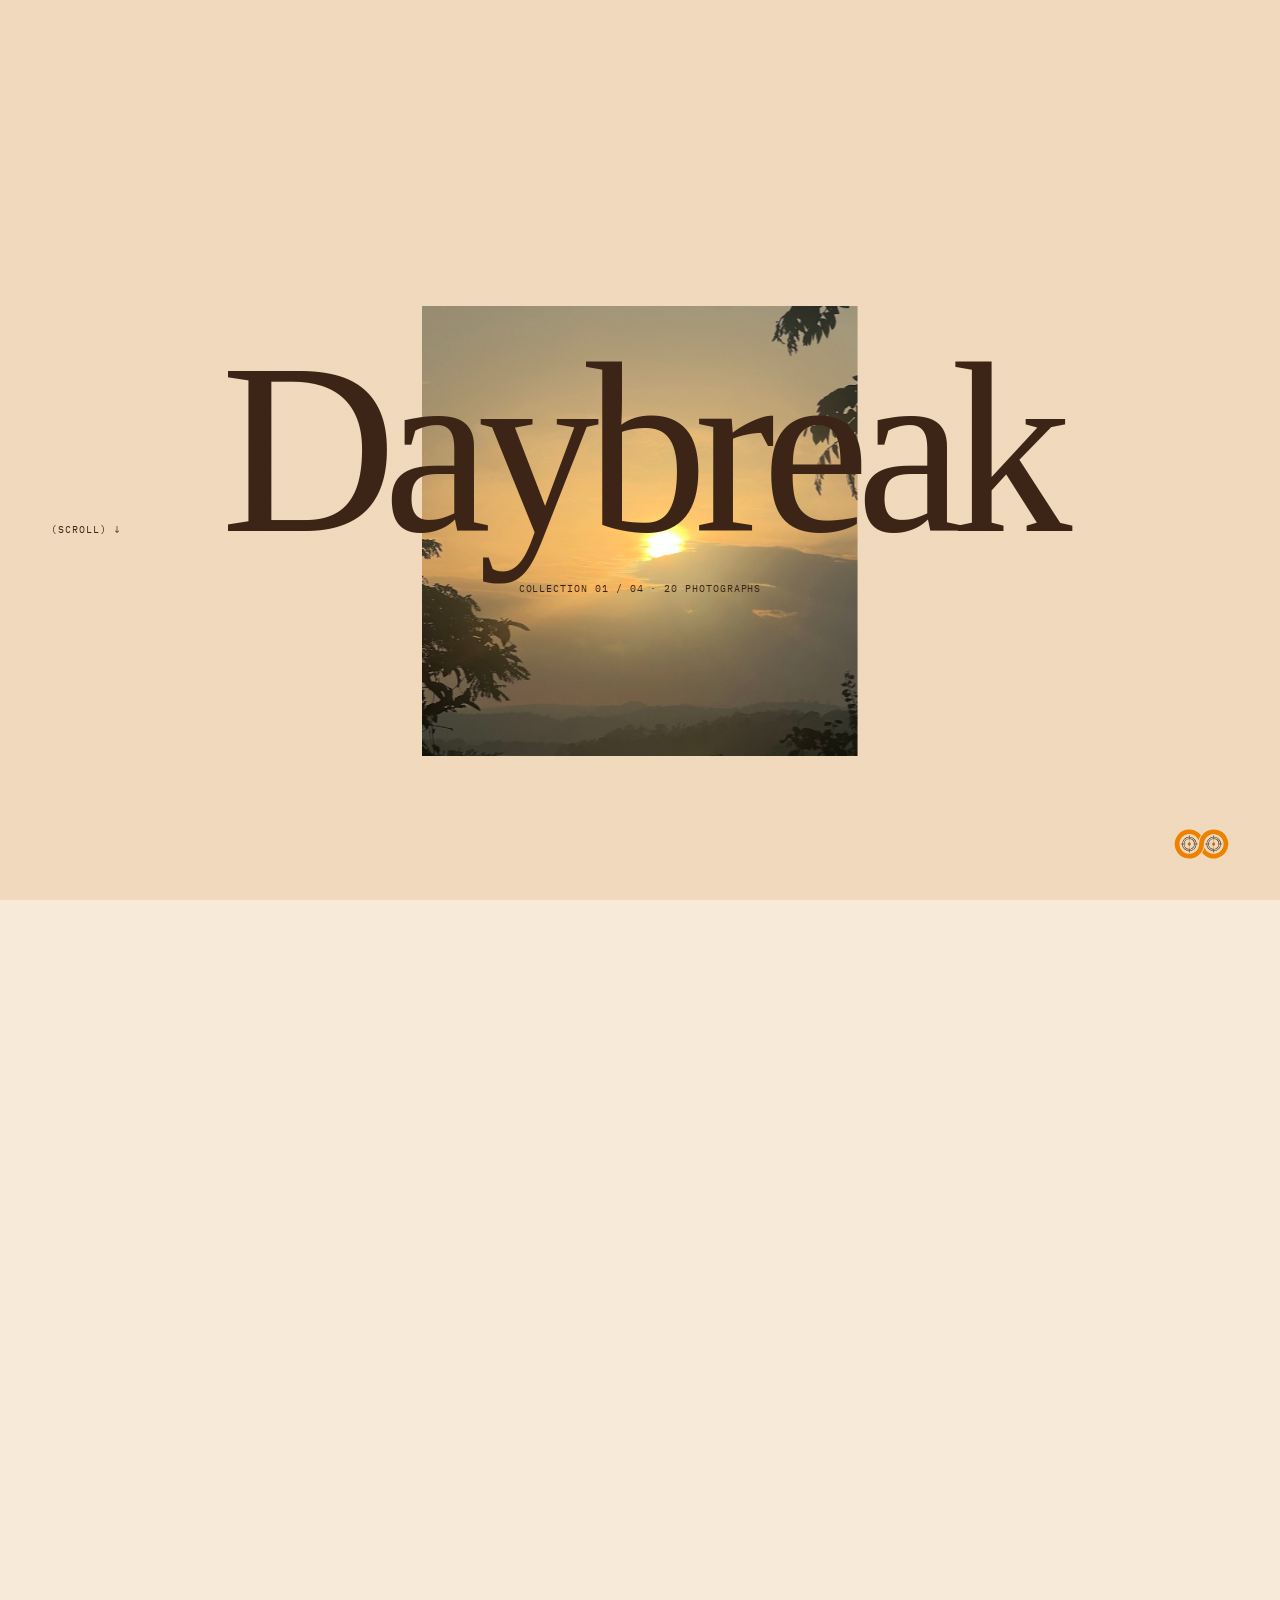
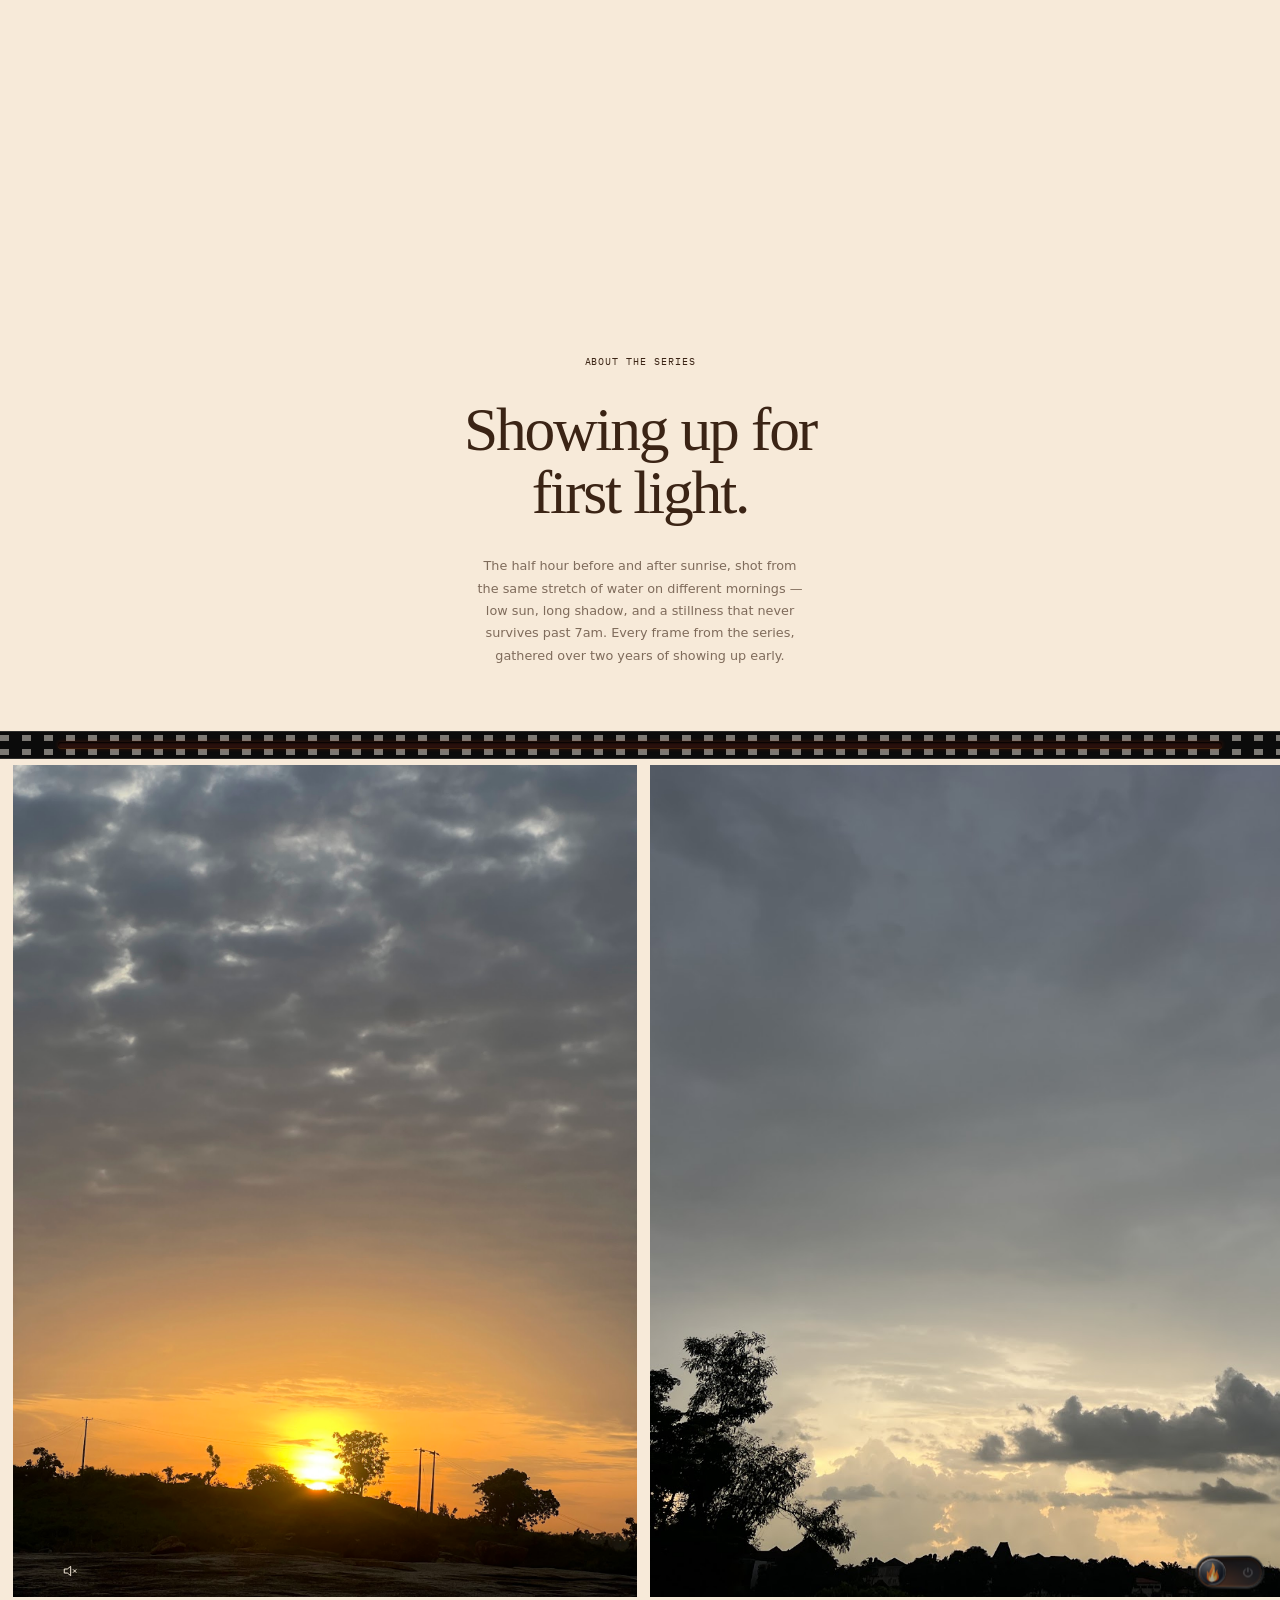
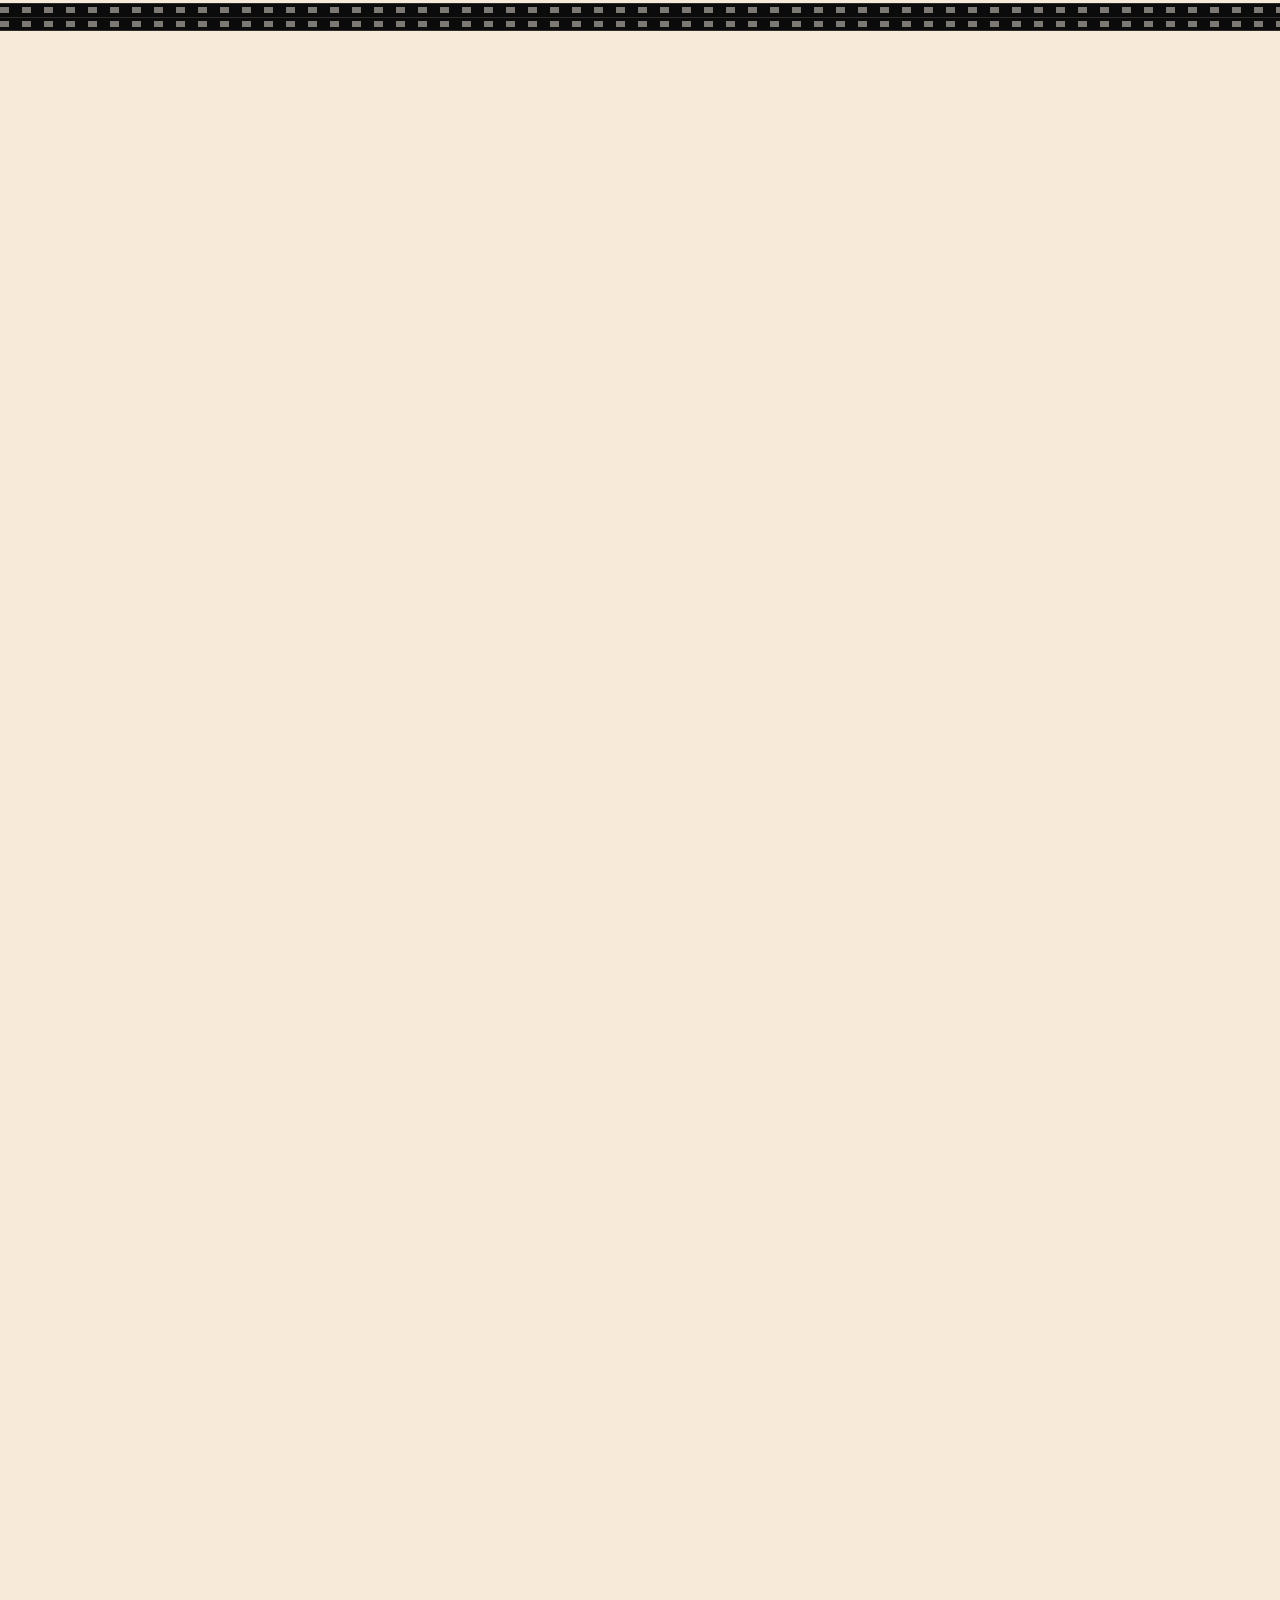
<file: daybreak.html>
<!DOCTYPE html>
<html lang="en">
<head>
<meta charset="UTF-8">
<meta name="viewport" content="width=device-width, initial-scale=1.0">
<title>Daybreak — The Great Shooter</title>
<meta name="description" content="Daybreak — a series of sunrise photographs by The Great Shooter.">
<link rel="preconnect" href="https://api.fontshare.com">
<link rel="preconnect" href="https://cdn.fontshare.com" crossorigin>
<link href="https://api.fontshare.com/v2/css?f[]=gambarino@400&f[]=manrope@300,400,500,600,700&display=swap" rel="stylesheet">
<link rel="icon" href="assets/logo/icon.svg" type="image/svg+xml">
<link rel="stylesheet" href="css/style.css?v=pointer-1">
<link rel="preconnect" href="https://fonts.googleapis.com">
<link rel="preconnect" href="https://fonts.gstatic.com" crossorigin>
<link rel="stylesheet" href="https://fonts.googleapis.com/css2?family=IBM+Plex+Mono:wght@400&display=swap">
<link rel="stylesheet" href="css/film-ui.css?v=film-slider-4">
<link rel="stylesheet" href="css/collection.css?v=element-switch-1">
<link rel="stylesheet" href="css/control-materials.css?v=elements-2">
<link rel="stylesheet" href="css/gallery-effects.css?v=element-switch-2">
<script src="js/film-nav.js" defer></script>
<script type="module" src="js/collection.js?v=element-switch-1"></script>
<meta name="referrer" content="no-referrer">
</head>
<body class="theme-daybreak collection-page" data-control-material="lava">
<script src="js/intro.js"></script>
<svg class="tgs-defs" aria-hidden="true" focusable="false" width="0" height="0" style="position:absolute"><symbol id="tgs-logo" viewBox="109.4 168 213.1 96"><path class="tgs-mark" d="M126.72,189.81v.77h-5.36v13.17h-3.43V190.58h-5.48v-3.07h12A2.3,2.3,0,0,1,126.72,189.81Z"/><path class="tgs-mark" d="M128,187.51h.56a2.3,2.3,0,0,1,2.3,2.3v3.09a3.44,3.44,0,0,1,1.15-.75,5.54,5.54,0,0,1,1.26-.32,8.16,8.16,0,0,1,1.51,0,7.64,7.64,0,0,1,1.63.32,5.3,5.3,0,0,1,1.11.57,3.61,3.61,0,0,1,1.45,2,6.88,6.88,0,0,1,.22,1.63v7.52h-3v-6.46a2.63,2.63,0,0,0-.67-2,2.45,2.45,0,0,0-1.93-.66,3.22,3.22,0,0,0-1.93.62,2.59,2.59,0,0,0-.95,2.07v6.44H128Z"/><path class="tgs-mark" d="M151.67,199h-8.49a2.57,2.57,0,0,0,.83,1.74,2.93,2.93,0,0,0,2.34.82,4.25,4.25,0,0,0,1.75-.31,3,3,0,0,0,.88-.64.8.8,0,0,1,.78-.19l2,.63a6.36,6.36,0,0,1-2.12,2.16,6.44,6.44,0,0,1-3.22.69,5.94,5.94,0,0,1-3-.63,6.17,6.17,0,0,1-2.13-2.05,5.82,5.82,0,0,1-.93-3.29,6.06,6.06,0,0,1,1.72-4.53,5.2,5.2,0,0,1,4-1.62,6,6,0,0,1,3.19.71,5,5,0,0,1,2.11,2.18,8.44,8.44,0,0,1,.73,3.83h0A.5.5,0,0,1,151.67,199Zm-2.29-2.08a2.74,2.74,0,0,0-.92-2,3.13,3.13,0,0,0-2.19-.77,3.28,3.28,0,0,0-2.22.8,2.56,2.56,0,0,0-.84,1.92Z"/><path class="tgs-type" d="M201,192.79a1.31,1.31,0,0,1,1.31,1.31h0a22.69,22.69,0,0,1-6.53,16.6,21.73,21.73,0,0,1-16.24,6.68A25,25,0,0,1,164.4,212a27.36,27.36,0,0,1-5.71-7.37q-2-3.92-2.22-10.68a18.36,18.36,0,0,1,1.92-8.91,33.27,33.27,0,0,1,2.56-4.27,29.31,29.31,0,0,1,3.13-3.52,22.17,22.17,0,0,1,7.13-4.66,26,26,0,0,1,9-1.54,20.46,20.46,0,0,1,12.22,3.59,23,23,0,0,1,8,10.21H190a15.32,15.32,0,0,0-4.53-3.68A13.86,13.86,0,0,0,179.7,180a13.1,13.1,0,0,0-9.7,4.16,15.06,15.06,0,0,0,.09,20.15,13.21,13.21,0,0,0,9.89,4.15,12.09,12.09,0,0,0,7.19-2.29,12.27,12.27,0,0,0,4.8-5.87H174.76V195a2.25,2.25,0,0,1,2.25-2.25Z"/><path class="tgs-type" d="M205.21,183.7h5.87a2.24,2.24,0,0,1,2.25,2.24V188a23.44,23.44,0,0,1,4.48-3.57,7.25,7.25,0,0,1,4.62-.81l3.31.7-2.31,5.74a1.59,1.59,0,0,1-2.36.74h0a8.25,8.25,0,0,0-3.4,0q-4.11,1.11-4.43,6.53v18.37a2.24,2.24,0,0,1-2.25,2.24h-5.78Z"/><path class="tgs-type" d="M257.73,203.89H233.38a7.55,7.55,0,0,0,2.38,5,8.47,8.47,0,0,0,6.72,2.33,11.93,11.93,0,0,0,5-.89,8.86,8.86,0,0,0,2.53-1.82,2.23,2.23,0,0,1,2.24-.55l5.84,1.81A18,18,0,0,1,252,216q-3.42,2-9.21,2a16.94,16.94,0,0,1-8.58-1.79,17.61,17.61,0,0,1-6.11-5.9,16.7,16.7,0,0,1-2.66-9.42q0-8.13,4.92-13a15.1,15.1,0,0,1,11.55-4.64,17.6,17.6,0,0,1,9.14,2,14.64,14.64,0,0,1,6,6.23q2.07,4,2.08,11h0A1.44,1.44,0,0,1,257.73,203.89Zm-6.58-6a7.77,7.77,0,0,0-2.61-5.59,9,9,0,0,0-6.3-2.2,9.37,9.37,0,0,0-6.34,2.29,7.31,7.31,0,0,0-2.43,5.5Z"/><path class="tgs-type" d="M262,201.28a16.78,16.78,0,0,1,4.51-12.06q4.5-4.72,12.15-4.73,6.66.22,9.89,3.45V186.5a2.24,2.24,0,0,1,2.25-2.24h5.72v33.49h-5.54a2.25,2.25,0,0,1-2.25-2.25v-1.06a15.52,15.52,0,0,1-3.75,2.4,17.88,17.88,0,0,1-6.32,1q-7,0-11.34-3.92A16.38,16.38,0,0,1,262,201.28Zm10.92,7.19q2.39,2.15,7.18,2.28a9.84,9.84,0,0,0,6-2.59,9.49,9.49,0,0,0,2.55-6.27,10,10,0,0,0-1.54-6.44,9.53,9.53,0,0,0-8-3.73,10.57,10.57,0,0,0-6.9,2.94,10.46,10.46,0,0,0,.65,13.81Z"/><path class="tgs-type" d="M304.45,174.6l4.65-2.28a2.25,2.25,0,0,1,3.24,2v9.22l5,0a2.24,2.24,0,0,1,2.23,2.26l0,3.17a2.24,2.24,0,0,1-2.25,2.23h-4.94v13.86c-.07,2.61.42,4.4,1.44,5.36a9.17,9.17,0,0,0,4.34,2.05h0a1.62,1.62,0,0,1,1,2.29l-2.65,5.27-3-.89a14.19,14.19,0,0,1-6.2-3.87,11.42,11.42,0,0,1-2.33-4.15,19.85,19.85,0,0,1-.52-5.08V191.53l-4.76.05v-8.07l4.76.05Z"/><path class="tgs-type" d="M151.65,213.69h1.56a6.35,6.35,0,0,1,6.35,6.35v8.53a9.81,9.81,0,0,1,3.17-2.07,15.25,15.25,0,0,1,3.49-.87,21.62,21.62,0,0,1,4.18-.12,20.3,20.3,0,0,1,4.5.9A13.8,13.8,0,0,1,178,228a9.86,9.86,0,0,1,2.49,2.42A10,10,0,0,1,182,233.5a20.18,20.18,0,0,1,.61,4.52v20.77H174.4V240.94a7.27,7.27,0,0,0-1.84-5.55,6.76,6.76,0,0,0-5.35-1.83,8.85,8.85,0,0,0-5.33,1.71c-1.57,1.14-2.45,3-2.63,5.71v17.81h-7.6Z"/><path class="tgs-type" d="M112.45,252.18l.66-.62a10.6,10.6,0,0,1,12-1.54l.07,0a11.49,11.49,0,0,0,3.37.85,15.9,15.9,0,0,0,2.25.16,18.92,18.92,0,0,0,5.94-1.08q3.42-1.62,3.64-4.41,0-3.15-4.23-4.77l-10.56-2.15a21.2,21.2,0,0,1-9.27-4.37,12.25,12.25,0,0,1-2.38-3.35,8.84,8.84,0,0,1-.81-3.8,11.59,11.59,0,0,1,4.81-9.75q5-3.69,13.09-3.69a34.1,34.1,0,0,1,8.25,1.1,31.32,31.32,0,0,1,10,5.15l-2.07,1.6a8.43,8.43,0,0,1-8.65,1l0,0a20.12,20.12,0,0,0-6.77-1.44,14.44,14.44,0,0,0-7.08,1.44,3.88,3.88,0,0,0-2.14,4.23q.22,3.83,8.82,4.81a56.3,56.3,0,0,1,9.19,1.78,17.19,17.19,0,0,1,5.69,3.35,9.63,9.63,0,0,1,3.1,7.24A13,13,0,0,1,144,254.74q-5.25,4-14.12,4a23.58,23.58,0,0,1-9.71-1.8,36.53,36.53,0,0,1-5.46-2.81C114,253.61,113.29,253,112.45,252.18Z"/><path class="tgs-type" d="M299.77,225.92h5.65a2.17,2.17,0,0,1,2.17,2.17v2a22.22,22.22,0,0,1,4.32-3.44,7,7,0,0,1,4.45-.78l3.19.67-2.22,5.54a1.54,1.54,0,0,1-2.27.71h0a8.06,8.06,0,0,0-3.29,0c-2.63.71-4.06,2.81-4.27,6.29v17.71a2.17,2.17,0,0,1-2.17,2.16h-5.56Z"/><path class="tgs-type" d="M294.7,245.39H271.22a7.25,7.25,0,0,0,2.3,4.81,8.13,8.13,0,0,0,6.47,2.25,11.54,11.54,0,0,0,4.84-.85,8.6,8.6,0,0,0,2.43-1.76,2.15,2.15,0,0,1,2.16-.53l5.64,1.75a17.49,17.49,0,0,1-5.87,5.95,17.68,17.68,0,0,1-8.88,1.91,16.38,16.38,0,0,1-8.28-1.73,17,17,0,0,1-5.89-5.68,16.07,16.07,0,0,1-2.56-9.09q0-7.81,4.74-12.52a14.56,14.56,0,0,1,11.13-4.47,17,17,0,0,1,8.82,2,14.12,14.12,0,0,1,5.82,6q2,3.89,2,10.59h0A1.39,1.39,0,0,1,294.7,245.39Zm-6.34-5.76a7.54,7.54,0,0,0-2.52-5.39,8.7,8.7,0,0,0-6.07-2.11,9,9,0,0,0-6.12,2.2,7.06,7.06,0,0,0-2.34,5.3Z"/><path class="tgs-mark" d="M213.41,232.73a16.48,16.48,0,0,0-1.61,2.86,18.07,18.07,0,0,0-1,3.09c-.08-.05-.08-.12-.11-.17a10.76,10.76,0,0,0-8-6.7,10.38,10.38,0,0,0-8.33,1.67,10.66,10.66,0,0,0-4.67,7.2A10.94,10.94,0,0,0,197.16,253a11,11,0,0,0,14-8.13,10.15,10.15,0,0,0,.24-2.05,17,17,0,0,1,.18-2.57,15.56,15.56,0,0,1,2-5.69,16.21,16.21,0,0,1,8.9-7.34,15.79,15.79,0,0,1,6-.83,16.24,16.24,0,0,1,14.19,10,15.75,15.75,0,0,1,1.24,6.94,16.24,16.24,0,0,1-12.58,15.1,15.49,15.49,0,0,1-5.08.33,16.27,16.27,0,0,1-10.62-5.29,9.7,9.7,0,0,1-.85-1,17.24,17.24,0,0,0,2.63-6c.09,0,.1.15.13.22a10.9,10.9,0,0,0,2.71,4,11.11,11.11,0,0,0,5.58,2.78,11,11,0,0,0,12.38-7.76,9.9,9.9,0,0,0,.44-2.9,11,11,0,0,0-9.35-11,10.24,10.24,0,0,0-6.05.85,10.8,10.8,0,0,0-6.18,7.39,12.2,12.2,0,0,0-.33,2.77,15.61,15.61,0,0,1-1.83,7.33,16.15,16.15,0,0,1-10.75,8.3,15.49,15.49,0,0,1-4.4.38,16.25,16.25,0,0,1-14.17-9.8,16.71,16.71,0,0,1-1.23-4.66,16.15,16.15,0,0,1,.08-4,15.74,15.74,0,0,1,2.61-6.76,16.1,16.1,0,0,1,9.53-6.7,15.67,15.67,0,0,1,5.15-.43,16.16,16.16,0,0,1,11.47,6l.18.23S213.38,232.69,213.41,232.73Z"/><circle class="tgs-mark" cx="200.43" cy="242.53" r="1.56"/><path class="tgs-type" d="M200.71,250.56c0,.25,0,.5,0,.74l0,.72a4.51,4.51,0,0,1-.64,0,3.85,3.85,0,0,1,0-.48c0-.17,0-.33,0-.49s0-.32,0-.5H200a7.85,7.85,0,0,1-3.79-1.21,8.14,8.14,0,0,1-3.45-4.54,6.66,6.66,0,0,1-.26-1.33c0-.18,0-.37,0-.55a.31.31,0,0,1,0-.1h-.08l-.53,0-.8,0H191a2.74,2.74,0,0,1,0-.64c.24,0,.48,0,.72,0l.74,0a8,8,0,0,1,7.74-7.73c0-.51,0-1-.06-1.5a3.43,3.43,0,0,1,.65,0s0,.05,0,.08l0,.72,0,.62v.08l.8.08a6.86,6.86,0,0,1,.79.14,7.49,7.49,0,0,1,.77.23,6.74,6.74,0,0,1,.74.3c.24.12.48.24.71.38a6.88,6.88,0,0,1,.66.44,7.79,7.79,0,0,1,.63.51,7.4,7.4,0,0,1,.56.56c.18.2.35.41.51.62s.31.44.45.67.26.47.37.71.21.49.3.74.16.51.23.77a5.24,5.24,0,0,1,.15.79c0,.26.05.53.08.8l.72,0,.73,0c0,.07,0,.14,0,.21v.43h-.08l-.79,0-.54,0h-.07a8,8,0,0,1-7.75,7.74Zm-5.81-7.85a5.21,5.21,0,0,0,.68,2.51,5.67,5.67,0,0,0,2.57,2.39,5.18,5.18,0,0,0,2.14.48V248l0-.52c0-.42,0-.84.05-1.25,0-.68,0-1.36,0-2,0,0,0-.06,0-.09h-.06a1.35,1.35,0,0,1-.56-.17,1.53,1.53,0,0,1-.85-1.24s0-.05,0-.09H197.8l-1.38,0-1.22.05Zm7.12-.08a1.6,1.6,0,0,1-1.48,1.5.28.28,0,0,0,0,.09v.29c0,1,0,1.89,0,2.83,0,.23,0,.47,0,.7,0,0,0,0,0,.07l.5,0a5.93,5.93,0,0,0,1.09-.25,5.63,5.63,0,0,0,2.42-1.63,5.26,5.26,0,0,0,1.1-1.92,5.16,5.16,0,0,0,.27-1.47v-.09C204.67,242.62,203.35,242.62,202,242.63Zm-7.13-.25.17,0,.74,0,1,0h2a1.6,1.6,0,0,1,.46-1,1.57,1.57,0,0,1,1-.47.38.38,0,0,0,0-.1c0-.89,0-1.78,0-2.68,0-.37,0-.74-.05-1.12,0,0,0,0,0-.06a5.37,5.37,0,0,0-3.63,1.49A5.6,5.6,0,0,0,194.89,242.38Zm5.64-1.42a3.75,3.75,0,0,1,.39.09,2.21,2.21,0,0,1,.35.16,1.33,1.33,0,0,1,.3.23,1.19,1.19,0,0,1,.23.31,3.68,3.68,0,0,1,.15.35c0,.12.05.25.08.38h.47c.76,0,1.52,0,2.27,0l1.16-.05H206a.08.08,0,0,0,0,0,5.82,5.82,0,0,0-.2-1.25,5.54,5.54,0,0,0-5.07-4.09s-.07,0-.11,0C200.53,238.33,200.51,239.64,200.53,241Zm-6.24,1.78c-.1,0-1.12,0-1.21,0v.12a9.3,9.3,0,0,0,.13,1.06,7.28,7.28,0,0,0,2.24,4,7.5,7.5,0,0,0,2.74,1.6,6.43,6.43,0,0,0,1.3.29c.22,0,.44,0,.67.06h.05c0-.1.06-1.11,0-1.18a6.21,6.21,0,0,1-6-6Zm12.31,0v.06a5.82,5.82,0,0,1-.07.73,6.15,6.15,0,0,1-.75,2.1,6.21,6.21,0,0,1-2.22,2.22,6.07,6.07,0,0,1-2.71.85h-.21v.3c0,.1,0,.2,0,.3s0,.19,0,.28a1.51,1.51,0,0,0,0,.3h.07l.38,0a6.43,6.43,0,0,0,1.31-.24,7.45,7.45,0,0,0,2.83-1.54,7.29,7.29,0,0,0,2.29-3.62,6.9,6.9,0,0,0,.24-1.63v-.05A12,12,0,0,0,206.6,242.74Zm-6.39-7.54a7,7,0,0,0-2.27.44,7.34,7.34,0,0,0-2.89,1.92,7.19,7.19,0,0,0-1.7,3,6.84,6.84,0,0,0-.25,1.72l.59,0c.2,0,.4,0,.6,0a6.19,6.19,0,0,1,6-6C200.24,236,200.23,235.6,200.21,235.2Zm.43,1.19h.07a5.53,5.53,0,0,1,.7.07,6.15,6.15,0,0,1,5.17,5.63l0,.26,1.2-.05a7.14,7.14,0,0,0-.54-2.51,7.24,7.24,0,0,0-2-2.79,7.43,7.43,0,0,0-3.26-1.65,5.9,5.9,0,0,0-1.34-.14Zm-.28,4.77a1.37,1.37,0,0,0-1.29,1.31h1.07a.37.37,0,0,1,.22-.22Zm0,1.71-.14-.11a.73.73,0,0,1-.09-.13c-.16,0-1,0-1.07,0s0,0,0,.05a1.42,1.42,0,0,0,1.17,1.25h.13Zm1.47-.4s0,0,0,0,0-.09,0-.13a1.26,1.26,0,0,0-.34-.69,1.43,1.43,0,0,0-.81-.45h-.14v1.09a.37.37,0,0,1,.22.22Zm0,.17a9.54,9.54,0,0,0-1.07,0l-.09.13-.13.09c0,.15,0,1,0,1.08A1.36,1.36,0,0,0,201.83,242.64Z"/><circle class="tgs-mark" cx="227.62" cy="242.53" r="1.56"/><path class="tgs-type" d="M227.91,250.56c0,.25,0,.5,0,.74l0,.72a4.48,4.48,0,0,1-.64,0c0-.16,0-.32,0-.48s0-.33,0-.49a4.1,4.1,0,0,0,0-.5h-.2a7.89,7.89,0,0,1-3.79-1.21,8.14,8.14,0,0,1-3.45-4.54,7.45,7.45,0,0,1-.26-1.33c0-.18,0-.37,0-.55,0,0,0-.06,0-.1h-.07l-.54,0-.8,0h-.06a2.74,2.74,0,0,1,0-.64c.24,0,.48,0,.72,0l.74,0a8,8,0,0,1,7.74-7.73c0-.51,0-1-.06-1.5a3.45,3.45,0,0,1,.65,0,.22.22,0,0,1,0,.08l0,.72,0,.62v.08l.8.08a7,7,0,0,1,1.56.37,6.74,6.74,0,0,1,.74.3c.24.12.48.24.71.38a7,7,0,0,1,.67.44c.21.16.42.33.62.51a6,6,0,0,1,.57.56c.18.2.34.41.5.62s.31.44.45.67.26.47.37.71a6.74,6.74,0,0,1,.3.74c.09.25.16.51.23.77a5.24,5.24,0,0,1,.15.79c0,.26,0,.53.08.8l.72,0,.73,0a.38.38,0,0,1,0,.21v.43h-.07l-.8,0-.54,0h-.06a8.06,8.06,0,0,1-7.75,7.74Zm-5.81-7.85a5.19,5.19,0,0,0,.67,2.51,5.67,5.67,0,0,0,2.57,2.39,5.21,5.21,0,0,0,2.14.48s0,0,0-.06,0-.35,0-.52c0-.42,0-.84.05-1.25,0-.68,0-1.36,0-2a.28.28,0,0,0,0-.09h-.06a1.35,1.35,0,0,1-.56-.17,1.53,1.53,0,0,1-.85-1.24.37.37,0,0,0,0-.09H225l-1.38,0-1.22.05Zm7.11-.08a1.6,1.6,0,0,1-.45,1,1.62,1.62,0,0,1-1,.47s0,.06,0,.09v.29c0,1,0,1.89.05,2.83l0,.7a.25.25,0,0,0,0,.07l.49,0a5.75,5.75,0,0,0,1.09-.25,5.57,5.57,0,0,0,2.42-1.63,5.43,5.43,0,0,0,1.11-1.92,5.53,5.53,0,0,0,.26-1.47.27.27,0,0,0,0-.09C231.86,242.62,230.54,242.62,229.21,242.63Zm-7.12-.25.16,0,.74,0,1,0h2a1.6,1.6,0,0,1,.46-1,1.57,1.57,0,0,1,1-.47v-.1c0-.89,0-1.78,0-2.68,0-.37,0-.74-.05-1.12,0,0,0,0,0-.06a5.35,5.35,0,0,0-3.62,1.49A5.56,5.56,0,0,0,222.09,242.38Zm5.64-1.42c.13,0,.26,0,.38.09a2.21,2.21,0,0,1,.35.16,1.14,1.14,0,0,1,.3.23,1.19,1.19,0,0,1,.23.31,2.17,2.17,0,0,1,.15.35,2.33,2.33,0,0,1,.08.38h.47c.76,0,1.52,0,2.28,0l1.15-.05h.07v0a5.82,5.82,0,0,0-.2-1.25,5.54,5.54,0,0,0-5.07-4.09.15.15,0,0,0-.11,0C227.73,238.33,227.7,239.64,227.73,241Zm-6.24,1.78a12,12,0,0,0-1.21,0,.48.48,0,0,0,0,.12,7.48,7.48,0,0,0,.12,1.06,7.28,7.28,0,0,0,2.24,4,7.5,7.5,0,0,0,2.74,1.6,6.43,6.43,0,0,0,1.3.29c.22,0,.44,0,.67.06h.05c0-.1.06-1.11,0-1.18a6.09,6.09,0,0,1-4.15-1.81A6,6,0,0,1,221.49,242.74Zm12.31,0a.13.13,0,0,0,0,.06,5.82,5.82,0,0,1-.07.73,6.15,6.15,0,0,1-.75,2.1,6.21,6.21,0,0,1-2.22,2.22,6,6,0,0,1-2.71.85h-.21v.3c0,.1,0,.2,0,.3a2.62,2.62,0,0,0,0,.28c0,.1,0,.2,0,.3H228l.37,0a6.53,6.53,0,0,0,1.32-.24,7.52,7.52,0,0,0,2.83-1.54,7.34,7.34,0,0,0,2.28-3.62,7.47,7.47,0,0,0,.25-1.63.43.43,0,0,1,0-.05A11.91,11.91,0,0,0,233.8,242.74Zm-6.4-7.54a7,7,0,0,0-2.27.44,7.41,7.41,0,0,0-4.59,5,6.84,6.84,0,0,0-.25,1.72l.59,0c.2,0,.4,0,.61,0a6.18,6.18,0,0,1,6-6C227.43,236,227.43,235.6,227.4,235.2Zm.43,1.19h.07a5.69,5.69,0,0,1,.71.07,6.17,6.17,0,0,1,5.17,5.63,2.46,2.46,0,0,0,0,.26l1.2-.05a7.39,7.39,0,0,0-5.78-6.95,5.9,5.9,0,0,0-1.34-.14Zm-.27,4.77a1.36,1.36,0,0,0-1.29,1.31h1.07a.37.37,0,0,1,.22-.22Zm0,1.71a.57.57,0,0,1-.14-.11.45.45,0,0,1-.1-.13c-.16,0-1,0-1.07,0v.05a1.42,1.42,0,0,0,1.17,1.25h.14Zm1.46-.4s0,0,0,0,0-.09,0-.13a1.34,1.34,0,0,0-.35-.69,1.4,1.4,0,0,0-.8-.45h-.14c0,.36,0,.72,0,1.09a.39.39,0,0,1,.23.22Zm0,.17a9.54,9.54,0,0,0-1.07,0,1,1,0,0,1-.09.13l-.13.09a9.52,9.52,0,0,0,0,1.08A1.36,1.36,0,0,0,229,242.64Z"/><path class="tgs-type" d="M248.63,220l4.47-2.2a2.17,2.17,0,0,1,3.13,1.95v6l4.8,0a2.16,2.16,0,0,1,2.16,2.18l0,3.05a2.17,2.17,0,0,1-2.17,2.16h-4.77v13.36c-.06,2.52.41,4.25,1.39,5.18a8.82,8.82,0,0,0,4.19,2h0a1.56,1.56,0,0,1,1,2.21L260.23,261l-2.88-.85a13.84,13.84,0,0,1-6-3.74,11.22,11.22,0,0,1-2.25-4,19.57,19.57,0,0,1-.49-4.9v-14l-4.59,0v-7.78l4.59.05Z"/></symbol><symbol id="tgs-icon" viewBox="95.4 149.1 241.2 133.9"><path class="tgs-mark" d="M213.38,177.35A66.13,66.13,0,0,0,207,188.62,72.65,72.65,0,0,0,203,200.81c-.31-.19-.33-.47-.42-.68-6-14.19-16.5-23.1-31.46-26.39-11.79-2.6-22.87-.25-32.86,6.55a42,42,0,0,0-18.38,28.38A43.37,43.37,0,0,0,166.39,259a43.58,43.58,0,0,0,38.22-34,39.1,39.1,0,0,0,.93-8.08,72.65,72.65,0,0,1,.71-10.1A61.35,61.35,0,0,1,214,184.39a63.92,63.92,0,0,1,35.09-28.94,62.25,62.25,0,0,1,23.57-3.27,64.12,64.12,0,0,1,56,39.25,62.17,62.17,0,0,1,4.86,27.35,64,64,0,0,1-49.59,59.52,61.38,61.38,0,0,1-20,1.31c-16.61-1.6-30.49-8.73-41.85-20.87a37,37,0,0,1-3.34-4A68.06,68.06,0,0,0,229,231.13c.39.19.4.57.51.85a43.29,43.29,0,0,0,32.71,26.56C283.68,262.45,305,249,311.07,228a40.52,40.52,0,0,0,1.72-11.45c-.08-11.69-3.93-21.93-12.11-30.4a43,43,0,0,0-24.77-12.85,40.48,40.48,0,0,0-23.85,3.35c-12.63,5.9-20.85,15.57-24.35,29.13a45.7,45.7,0,0,0-1.29,10.93,61.73,61.73,0,0,1-7.24,28.9c-9.26,17.15-23.47,28-42.37,32.73a61,61,0,0,1-17.36,1.5,64.08,64.08,0,0,1-55.86-38.63,65.85,65.85,0,0,1-4.83-18.37,62.91,62.91,0,0,1,.31-15.75,62.18,62.18,0,0,1,10.28-26.63A63.37,63.37,0,0,1,146.92,154a60.68,60.68,0,0,1,20.31-1.72c18.44,1.5,33.39,9.67,45.21,23.77.26.3.49.62.73.94A2.76,2.76,0,0,1,213.38,177.35Z"/><circle class="tgs-mark" cx="162.23" cy="216" r="6.16"/><path class="tgs-type" d="M163.34,247.65c0,1,.07,1.94.1,2.9s.08,1.91.13,2.85a13.34,13.34,0,0,1-2.53,0c0-.62.05-1.25.06-1.88s.06-1.29.09-1.94.1-1.26.07-1.93c-.27,0-.52-.06-.77-.07a31.09,31.09,0,0,1-14.94-4.75,31.59,31.59,0,0,1-7.83-6.93,31,31,0,0,1-5.78-11,28.25,28.25,0,0,1-1-5.24c-.07-.72-.11-1.45-.17-2.18,0-.12,0-.24,0-.38s-.2,0-.29,0l-2.1.11-3.16.13a1.6,1.6,0,0,1-.23,0,9.88,9.88,0,0,1,0-2.49c1,0,1.9.06,2.85.09l2.91.11a31.72,31.72,0,0,1,30.54-30.51c-.07-2-.19-3.94-.25-5.88a11.89,11.89,0,0,1,2.56,0,1.45,1.45,0,0,1,0,.3l-.12,2.83c0,.83-.08,1.65-.11,2.47,0,.1,0,.19,0,.3,1.06.1,2.11.19,3.15.31a23.58,23.58,0,0,1,3.11.56,31.82,31.82,0,0,1,6,2.08c.94.48,1.88.95,2.79,1.49s1.78,1.13,2.63,1.75a31.28,31.28,0,0,1,2.45,2c.78.71,1.54,1.45,2.25,2.23a31.28,31.28,0,0,1,2,2.45,29.37,29.37,0,0,1,1.76,2.63,29.68,29.68,0,0,1,1.47,2.79c.45,1,.84,1.94,1.19,2.93s.63,2,.9,3a20.63,20.63,0,0,1,.58,3.1c.12,1.05.21,2.1.32,3.18.94,0,1.89-.07,2.85-.1l2.88-.14a2.2,2.2,0,0,1,.07.84c0,.27,0,.54,0,.81v.87a1.18,1.18,0,0,1-.3,0l-3.12-.13-2.14-.11-.26,0a31.74,31.74,0,0,1-30.55,30.54Zm-22.9-31a20.6,20.6,0,0,0,2.65,9.92A22.1,22.1,0,0,0,153.24,236a20.35,20.35,0,0,0,8.42,1.92l0-.23.09-2.07c.07-1.65.17-3.29.19-4.94,0-2.67,0-5.35,0-8,0-.11,0-.23,0-.35l-.23,0a5.69,5.69,0,0,1-2.24-.66,6.15,6.15,0,0,1-3.34-4.92,2.83,2.83,0,0,0-.07-.33h-4.23c-1.82,0-3.63,0-5.44.06-1.6,0-3.21.13-4.81.19Zm28.05-.32a6.27,6.27,0,0,1-5.85,5.93c0,.13,0,.23,0,.33v1.18c0,3.72,0,7.43.17,11.15.06.91.1,1.83.14,2.75,0,.09,0,.17.06.29.67-.05,1.32-.08,2-.16a21.23,21.23,0,0,0,4.29-1,22.45,22.45,0,0,0,9.56-6.39,21.49,21.49,0,0,0,4.34-7.58,20.77,20.77,0,0,0,1.06-5.8c0-.11,0-.23,0-.36C178.94,216.32,173.73,216.32,168.49,216.36Zm-28.09-1,.66.05c1,0,1.94.07,2.91.12,1.37.06,2.73.17,4.09.19,2.55,0,5.11,0,7.66,0l.38,0a6.29,6.29,0,0,1,5.86-5.92c0-.14,0-.26,0-.37,0-3.53.07-7.06-.14-10.58-.09-1.47-.13-2.94-.19-4.42a1.09,1.09,0,0,0,0-.26,21.27,21.27,0,0,0-14.28,5.9A22,22,0,0,0,140.4,215.41Zm22.23-5.63a14.62,14.62,0,0,1,1.51.35,9.69,9.69,0,0,1,1.4.63,4.74,4.74,0,0,1,1.16.94,4.59,4.59,0,0,1,.91,1.19,10.22,10.22,0,0,1,.61,1.4,13.06,13.06,0,0,1,.31,1.49h1.86c3,0,6,.05,9-.14,1.51-.09,3-.13,4.54-.19a2.61,2.61,0,0,0,.27-.06,1.24,1.24,0,0,0,0-.18,24,24,0,0,0-.78-4.91,21.8,21.8,0,0,0-20-16.12c-.14,0-.29-.05-.43.06C162.63,199.42,162.55,204.6,162.63,209.78Zm-24.6,7a41.56,41.56,0,0,0-4.77.22c0,.15,0,.31,0,.47a28.88,28.88,0,0,0,.5,4.14,28.56,28.56,0,0,0,8.83,15.7,29.2,29.2,0,0,0,10.79,6.32,27.38,27.38,0,0,0,5.13,1.15c.87.11,1.75.15,2.63.22a.83.83,0,0,0,.22,0c.08-.38.23-4.38.17-4.65a24.11,24.11,0,0,1-16.35-7.14A23.69,23.69,0,0,1,138,216.81Zm48.53,0c0,.1,0,.18,0,.26a21.13,21.13,0,0,1-.27,2.86,23.58,23.58,0,0,1-3,8.27,24.59,24.59,0,0,1-8.75,8.77,23.64,23.64,0,0,1-10.69,3.33l-.82.07c0,.42,0,.79,0,1.17s0,.78,0,1.17l.06,1.13a5.92,5.92,0,0,0,.09,1.18l.29,0,1.49-.1a27.39,27.39,0,0,0,5.17-1,29.37,29.37,0,0,0,11.16-6.06,28.76,28.76,0,0,0,9-14.29,28.21,28.21,0,0,0,1-6.4,1.46,1.46,0,0,0,0-.22C191,216.91,187,216.74,186.56,216.8Zm-25.23-29.71a28.24,28.24,0,0,0-8.94,1.71,29.22,29.22,0,0,0-18.09,19.54,26.68,26.68,0,0,0-1,6.78c.77,0,1.55.08,2.33.1a21,21,0,0,0,2.38.07,24.43,24.43,0,0,1,23.52-23.51C161.47,190.21,161.45,188.66,161.33,187.09Zm1.72,4.68.27,0c.93.07,1.86.14,2.78.29a24.3,24.3,0,0,1,20.38,22.19c0,.34.06.67.09,1,1.59,0,3.15-.13,4.73-.21a28.06,28.06,0,0,0-2.1-9.89,28.6,28.6,0,0,0-7.82-11,29.13,29.13,0,0,0-12.85-6.5,22.74,22.74,0,0,0-5.28-.58ZM162,210.6c-2.76-.09-5.32,2.93-5.08,5.16h4.21a1.53,1.53,0,0,1,.87-.89Zm0,6.72a4.62,4.62,0,0,1-.55-.41,3.77,3.77,0,0,1-.37-.52,38.81,38.81,0,0,0-4.22,0,.59.59,0,0,0,0,.19,5.62,5.62,0,0,0,4.62,4.92,3.12,3.12,0,0,0,.53,0Zm5.78-1.56c0-.08,0-.14,0-.19s0-.32-.05-.48a5.29,5.29,0,0,0-1.37-2.75,5.36,5.36,0,0,0-3.17-1.74,4.29,4.29,0,0,0-.55,0c0,1.46,0,2.87,0,4.31a1.49,1.49,0,0,1,.88.89Zm0,.64a37.34,37.34,0,0,0-4.24,0,3.16,3.16,0,0,1-.35.5,3.75,3.75,0,0,1-.51.38,42.28,42.28,0,0,0,0,4.24A5.38,5.38,0,0,0,167.75,216.4Z"/><circle class="tgs-mark" cx="269.43" cy="216" r="6.16"/><path class="tgs-type" d="M270.55,247.65c0,1,.07,1.94.1,2.9s.08,1.91.12,2.85a13.34,13.34,0,0,1-2.53,0c-.05-.62.06-1.25.07-1.88s.05-1.29.08-1.94.1-1.26.08-1.93c-.28,0-.53-.06-.78-.07a31.12,31.12,0,0,1-14.94-4.75,31.54,31.54,0,0,1-7.82-6.93,30.83,30.83,0,0,1-5.78-11,29.11,29.11,0,0,1-1-5.24c-.07-.72-.11-1.45-.16-2.18,0-.12,0-.24,0-.38s-.19,0-.28,0l-2.11.11-3.16.13a1.6,1.6,0,0,1-.23,0,9.88,9.88,0,0,1,0-2.49c.95,0,1.9.06,2.86.09l2.9.11a31.74,31.74,0,0,1,30.54-30.51c-.07-2-.19-3.94-.24-5.88a11.87,11.87,0,0,1,2.56,0,2.77,2.77,0,0,1,0,.3c0,.94-.09,1.89-.13,2.83s-.08,1.65-.11,2.47a1.56,1.56,0,0,0,0,.3c1.05.1,2.1.19,3.14.31a23.58,23.58,0,0,1,3.11.56,26.92,26.92,0,0,1,3,.89,27.47,27.47,0,0,1,2.92,1.19c.94.48,1.89.95,2.79,1.49s1.78,1.13,2.63,1.75a31.54,31.54,0,0,1,8.45,9.3c.54.9,1,1.84,1.48,2.79s.84,1.94,1.18,2.93.63,2,.91,3a21.94,21.94,0,0,1,.57,3.1c.12,1.05.21,2.1.32,3.18.95,0,1.9-.07,2.85-.1l2.89-.14a2,2,0,0,1,.06.84c0,.27,0,.54,0,.81v.87a1.17,1.17,0,0,1-.29,0l-3.12-.13-2.15-.11-.26,0a31.74,31.74,0,0,1-30.54,30.54Zm-22.91-31a20.72,20.72,0,0,0,2.65,9.92A22.2,22.2,0,0,0,260.44,236a20.35,20.35,0,0,0,8.42,1.92,1.6,1.6,0,0,0,0-.23c0-.69.07-1.38.09-2.07.07-1.65.18-3.29.2-4.94,0-2.67,0-5.35,0-8,0-.11,0-.23,0-.35l-.24,0a5.69,5.69,0,0,1-2.24-.66,6.15,6.15,0,0,1-3.34-4.92,2.83,2.83,0,0,0-.07-.33H259c-1.81,0-3.62,0-5.43.06-1.61,0-3.22.13-4.82.19Zm28.05-.32a6.19,6.19,0,0,1-1.8,4.08,6.26,6.26,0,0,1-4,1.85c0,.13,0,.23,0,.33,0,.4,0,.79,0,1.18,0,3.72-.05,7.43.17,11.15.05.91.09,1.83.14,2.75a1.25,1.25,0,0,0,.06.29c.66-.05,1.31-.08,1.95-.16a21.08,21.08,0,0,0,4.29-1,22.45,22.45,0,0,0,9.56-6.39,21.67,21.67,0,0,0,4.35-7.58,21.12,21.12,0,0,0,1.05-5.8c0-.11,0-.23,0-.36C286.15,216.32,280.94,216.32,275.69,216.36Zm-28.09-1,.66.05,2.92.12c1.36.06,2.72.17,4.08.19,2.56,0,5.11,0,7.67,0l.38,0a6.26,6.26,0,0,1,1.81-4.07,6.19,6.19,0,0,1,4-1.85c0-.14,0-.26,0-.37,0-3.53.08-7.06-.14-10.58-.09-1.47-.12-2.94-.19-4.42a2,2,0,0,0,0-.26,21.26,21.26,0,0,0-14.28,5.9A21.92,21.92,0,0,0,247.6,215.41Zm22.24-5.63a15,15,0,0,1,1.5.35,9.23,9.23,0,0,1,1.4.63,4.56,4.56,0,0,1,1.16.94,4.38,4.38,0,0,1,.91,1.19,9.13,9.13,0,0,1,.61,1.4c.15.47.21,1,.32,1.49h1.85c3,0,6,.05,9-.14,1.51-.09,3-.13,4.54-.19a2.61,2.61,0,0,0,.27-.06.58.58,0,0,0,0-.18,23.37,23.37,0,0,0-.78-4.91,21.81,21.81,0,0,0-20-16.12c-.14,0-.3-.05-.43.06C269.83,199.42,269.75,204.6,269.84,209.78Zm-24.61,7a41.56,41.56,0,0,0-4.77.22c0,.15,0,.31,0,.47a28.51,28.51,0,0,0,9.32,19.84,29.2,29.2,0,0,0,10.79,6.32,27.48,27.48,0,0,0,5.14,1.15c.87.11,1.74.15,2.62.22a.83.83,0,0,0,.22,0c.08-.38.23-4.38.17-4.65a24.06,24.06,0,0,1-16.34-7.14A23.65,23.65,0,0,1,245.23,216.81Zm48.54,0c0,.1,0,.18,0,.26a21.11,21.11,0,0,1-.26,2.86,23.79,23.79,0,0,1-3,8.27,24.59,24.59,0,0,1-8.75,8.77,23.64,23.64,0,0,1-10.68,3.33l-.83.07c0,.42,0,.79,0,1.17s0,.78.05,1.17,0,.76.06,1.13a5.91,5.91,0,0,0,.08,1.18l.29,0,1.49-.1a27.39,27.39,0,0,0,5.17-1,29.22,29.22,0,0,0,11.16-6.06,28.76,28.76,0,0,0,9-14.29,27.67,27.67,0,0,0,1-6.4.78.78,0,0,0,0-.22C298.15,216.91,294.17,216.74,293.77,216.8Zm-25.23-29.71a28.19,28.19,0,0,0-8.94,1.71,29.27,29.27,0,0,0-18.1,19.54,27.05,27.05,0,0,0-1,6.78c.77,0,1.54.08,2.32.1a21.06,21.06,0,0,0,2.39.07,24.42,24.42,0,0,1,23.51-23.51C268.68,190.21,268.65,188.66,268.54,187.09Zm1.71,4.68.27,0c.93.07,1.86.14,2.78.29a24.3,24.3,0,0,1,20.38,22.19c0,.34.06.67.09,1,1.59,0,3.15-.13,4.74-.21a29,29,0,0,0-9.93-20.88,29.09,29.09,0,0,0-12.84-6.5,22.84,22.84,0,0,0-5.28-.58Zm-1.09,18.83c-2.75-.09-5.31,2.93-5.08,5.16h4.22a1.51,1.51,0,0,1,.86-.89Zm0,6.72a5.62,5.62,0,0,1-.55-.41,3,3,0,0,1-.36-.52,39,39,0,0,0-4.23,0,1.15,1.15,0,0,0,0,.19,5.63,5.63,0,0,0,4.62,4.92,3.12,3.12,0,0,0,.53,0Zm5.78-1.56c0-.08,0-.14,0-.19s0-.32-.05-.48a5.21,5.21,0,0,0-1.37-2.75,5.34,5.34,0,0,0-3.16-1.74,4.45,4.45,0,0,0-.56,0c0,1.46,0,2.87,0,4.31a1.46,1.46,0,0,1,.88.89Zm0,.64a37.35,37.35,0,0,0-4.24,0,3.16,3.16,0,0,1-.35.5,3.22,3.22,0,0,1-.51.38,39.31,39.31,0,0,0,0,4.24A5.37,5.37,0,0,0,275,216.4Z"/></symbol></svg>

<div class="grain"></div>
<div class="cursor" id="cursor"><span class="cursor__label"></span></div>
<div class="progress" id="progress"></div>

<header class="site-header" id="siteHeader">
  <a href="index.html" class="wordmark" data-cursor="" aria-label="The Great Shooter — home"><svg class="wordmark__logo" role="img" aria-hidden="true"><use href="#tgs-icon"></use></svg></a>

  <nav class="nav-primary">
    <a href="index.html#daybreak" data-cursor="">Daybreak</a>
    <a href="index.html#noon" data-cursor="">Noon</a>
    <a href="index.html#night" data-cursor="">Night</a>
    <a href="index.html#waterfront" data-cursor="">Water Front</a>
    <a href="index.html#about" data-cursor="">About</a>
  </nav>

  <button class="nav-toggle" id="navToggle" aria-label="Open menu">
    <span></span><span></span>
  </button>
</header>

<div class="menu-overlay" id="menuOverlay">
  <nav class="menu-overlay__nav">
    <a href="index.html#daybreak" data-index="01">Daybreak</a>
    <a href="index.html#noon" data-index="02">Noon</a>
    <a href="index.html#night" data-index="03">Night</a>
    <a href="index.html#waterfront" data-index="04">Water Front</a>
    <a href="index.html#about" data-index="05">About</a>
  </nav>
</div>

<main>
  <div class="collection-hero-stage">
    <section class="project-hero collection-hero" aria-labelledby="collectionTitle">
      <div class="collection-hero__title">
        <h1 id="collectionTitle">Daybreak</h1>
        <p class="collection-label">Collection 01 / 04 · 20 photographs</p>
      </div>
      <div class="project-hero__media"><img src="assets/photos/daybreak-11.jpg" width="1600" height="2133" alt="Golden sunrise reflected on the water, framed by dark foreground trees" fetchpriority="high"></div>
      <a class="collection-hero__cue collection-label" href="#photographs">(Scroll) ↓</a>
      <a class="collection-hero__brand" href="index.html" aria-label="The Great Shooter — home">
        <svg aria-hidden="true"><use href="#tgs-icon"></use></svg>
      </a>
    </section>
  </div>

  <section class="collection-intro" id="photographs" aria-labelledby="storyTitle">
    <p class="collection-label">About the series</p>
    <h2 id="storyTitle">Showing up for first light.</h2>
    <p class="collection-intro__description">The half hour before and after sunrise, shot from the same stretch of water on different mornings — low sun, long shadow, and a stillness that never survives past 7am. Every frame from the series, gathered over two years of showing up early.</p>
  </section>

  <section class="collection-run" aria-label="Daybreak photographs">
    <div class="collection-gallery">
      <p id="galleryHint" class="collection-gallery__hint collection-sr-only">Swipe horizontally to browse the photographs.</p>
      <div class="film-strip film-strip--control">
        <div class="film-strip__perforations" aria-hidden="true"><span class="film-strip__holes"></span></div>
        <div class="film-strip__slider">
          <div class="film-strip__tube" aria-hidden="true"><span class="film-strip__fill"></span></div>
          <input class="film-strip__range" type="range" min="0" max="1000" step="1" value="0"
            aria-label="Daybreak gallery position" aria-describedby="galleryHint" disabled>
        </div>
      </div>
      <div class="collection-gallery__viewport" tabindex="0" role="region" aria-label="Daybreak gallery, 20 photographs" aria-describedby="galleryHint">
        <div class="collection-track">
          <figure class="collection-frame" style="--frame-ratio: 1600 / 2133">
            <div class="collection-frame__viewport"><img src="assets/photos/daybreak-01.jpg" width="1600" height="2133" alt="Golden sunrise over a rocky ridge and silhouetted trees" loading="lazy" decoding="async"></div>
          </figure>
          <figure class="collection-frame" style="--frame-ratio: 1600 / 1200">
            <div class="collection-frame__viewport"><img src="assets/photos/daybreak-02.jpg" width="1600" height="1200" alt="Pale gold light on the horizon below a broad grey sky, trees and rooftops" loading="lazy" decoding="async"></div>
          </figure>
          <figure class="collection-frame" style="--frame-ratio: 1600 / 843">
            <div class="collection-frame__viewport"><img src="assets/photos/daybreak-03.jpg" width="1600" height="843" alt="A wide view of clouded morning sky above trees, grass and distant buildings" loading="lazy" decoding="async"></div>
          </figure>
          <figure class="collection-frame" style="--frame-ratio: 1600 / 2133">
            <div class="collection-frame__viewport"><img src="assets/photos/daybreak-04.jpg" width="1600" height="2133" alt="Daybreak photograph 04 — first light over rock and treeline" loading="lazy" decoding="async"></div>
          </figure>
          <figure class="collection-frame" style="--frame-ratio: 1600 / 2133">
            <div class="collection-frame__viewport"><img src="assets/photos/daybreak-05.jpg" width="1600" height="2133" alt="Daybreak photograph 05 — first light over rock and treeline" loading="lazy" decoding="async"></div>
          </figure>
          <figure class="collection-frame" style="--frame-ratio: 1600 / 2133">
            <div class="collection-frame__viewport"><img src="assets/photos/daybreak-08.jpg" width="1600" height="2133" alt="Daybreak photograph 08 — first light over rock and treeline" loading="lazy" decoding="async"></div>
          </figure>
          <figure class="collection-frame" style="--frame-ratio: 1600 / 2133">
            <div class="collection-frame__viewport"><img src="assets/photos/daybreak-09.jpg" width="1600" height="2133" alt="Daybreak photograph 09 — first light over rock and treeline" loading="lazy" decoding="async"></div>
          </figure>
          <figure class="collection-frame" style="--frame-ratio: 1600 / 2133">
            <div class="collection-frame__viewport"><img src="assets/photos/daybreak-10.jpg" width="1600" height="2133" alt="Daybreak photograph 10 — first light over rock and treeline" loading="lazy" decoding="async"></div>
          </figure>
          <figure class="collection-frame" style="--frame-ratio: 1600 / 2133">
            <div class="collection-frame__viewport"><img src="assets/photos/daybreak-11.jpg" width="1600" height="2133" alt="Golden sunrise reflected on the water, framed by dark foreground trees" loading="lazy" decoding="async"></div>
          </figure>
          <figure class="collection-frame" style="--frame-ratio: 1600 / 2133">
            <div class="collection-frame__viewport"><img src="assets/photos/daybreak-12.jpg" width="1600" height="2133" alt="Daybreak photograph 12 — first light over rock and treeline" loading="lazy" decoding="async"></div>
          </figure>
          <figure class="collection-frame" style="--frame-ratio: 1600 / 2133">
            <div class="collection-frame__viewport"><img src="assets/photos/daybreak-13.jpg" width="1600" height="2133" alt="Orange sun just behind a rocky slope beneath a patterned cloud bank" loading="lazy" decoding="async"></div>
          </figure>
          <figure class="collection-frame" style="--frame-ratio: 1600 / 2133">
            <div class="collection-frame__viewport"><img src="assets/photos/daybreak-14.jpg" width="1600" height="2133" alt="Daybreak photograph 14 — first light over rock and treeline" loading="lazy" decoding="async"></div>
          </figure>
          <figure class="collection-frame" style="--frame-ratio: 1600 / 2133">
            <div class="collection-frame__viewport"><img src="assets/photos/daybreak-17.jpg" width="1600" height="2133" alt="Daybreak photograph 17 — first light over rock and treeline" loading="lazy" decoding="async"></div>
          </figure>
          <figure class="collection-frame" style="--frame-ratio: 1600 / 2133">
            <div class="collection-frame__viewport"><img src="assets/photos/daybreak-18.jpg" width="1600" height="2133" alt="Daybreak photograph 18 — first light over rock and treeline" loading="lazy" decoding="async"></div>
          </figure>
          <figure class="collection-frame" style="--frame-ratio: 1600 / 2133">
            <div class="collection-frame__viewport"><img src="assets/photos/daybreak-19.jpg" width="1600" height="2133" alt="A lone tree on a rock ridge beneath blue sky and a diagonal bank of clouds" loading="lazy" decoding="async"></div>
          </figure>
          <figure class="collection-frame" style="--frame-ratio: 1600 / 2133">
            <div class="collection-frame__viewport"><img src="assets/photos/daybreak-20.jpg" width="1600" height="2133" alt="Shallow water on rock reflecting blue sky and clouds, with green land beyond" loading="lazy" decoding="async"></div>
          </figure>
          <figure class="collection-frame" style="--frame-ratio: 1600 / 2133">
            <div class="collection-frame__viewport"><img src="assets/photos/waterfront-19.jpg" width="1600" height="2133" alt="A branching tree beside a rocky slope beneath a pale morning sky" loading="lazy" decoding="async"></div>
          </figure>
          <figure class="collection-frame" style="--frame-ratio: 1600 / 2133">
            <div class="collection-frame__viewport"><img src="assets/photos/waterfront-21.jpg" width="1600" height="2133" alt="Low golden sunlight and patterned clouds reflected in rainwater on rock" loading="lazy" decoding="async"></div>
          </figure>
          <figure class="collection-frame" style="--frame-ratio: 1600 / 2133">
            <div class="collection-frame__viewport"><img src="assets/photos/waterfront-22.jpg" width="1600" height="2133" alt="A broad rock pool reflecting a textured cloud bank and warm morning light" loading="lazy" decoding="async"></div>
          </figure>
          <figure class="collection-frame" style="--frame-ratio: 1600 / 2133">
            <div class="collection-frame__viewport"><img src="assets/photos/waterfront-27.jpg" width="1600" height="2133" alt="Birds above green hills and a mist-covered mountain in soft morning light" loading="lazy" decoding="async"></div>
          </figure>
        </div>
      </div>
      <div class="film-strip film-strip--bottom" aria-hidden="true">
        <div class="film-strip__perforations"><span class="film-strip__holes"></span></div>
      </div>
    </div>
  </section>

  <div class="collection-marquee" id="collectionEnd" aria-hidden="true">
    <div class="collection-marquee__track"><span>Daybreak</span><span>Daybreak</span><span>Daybreak</span></div>
  </div>
  <a href="noon.html" class="collection-next" data-cursor="view" aria-labelledby="nextPrompt nextTitle">
    <span id="nextPrompt" class="collection-label">Next collection · 02 / 04</span>
    <div class="collection-next__media"><img src="assets/photos/noon-01.jpg" width="1600" height="2133" alt="" loading="lazy" decoding="async"></div>
    <h2 id="nextTitle">Noon <span aria-hidden="true">↗</span></h2>
    <span class="collection-label">Explore 34 frames</span>
  </a>
</main>

<footer class="site-footer">
  <button class="footer__top" id="backToTop" data-cursor="">
    <svg class="footer__logo" role="img" aria-label="The Great Shooter"><use href="#tgs-logo"></use></svg>
    <span class="footer__top-arrow">↑ Back to top</span>
  </button>

  <div class="footer__grid">
    <nav class="footer__nav">
      <a href="index.html#daybreak">Daybreak</a>
      <a href="index.html#noon">Noon</a>
      <a href="index.html#night">Night</a>
      <a href="index.html#waterfront">Water Front</a>
      <a href="index.html#about">About</a>
    </nav>
  </div>

  <div class="footer__base">
    <span>© 2026 The Great Shooter. All rights reserved.</span>
  </div>
</footer>

<script src="alt/js/ui-toggle.js" data-ui="flat"></script>
<script src="js/main.js?v=pointer-1"></script>
</body>
</html>
</file>
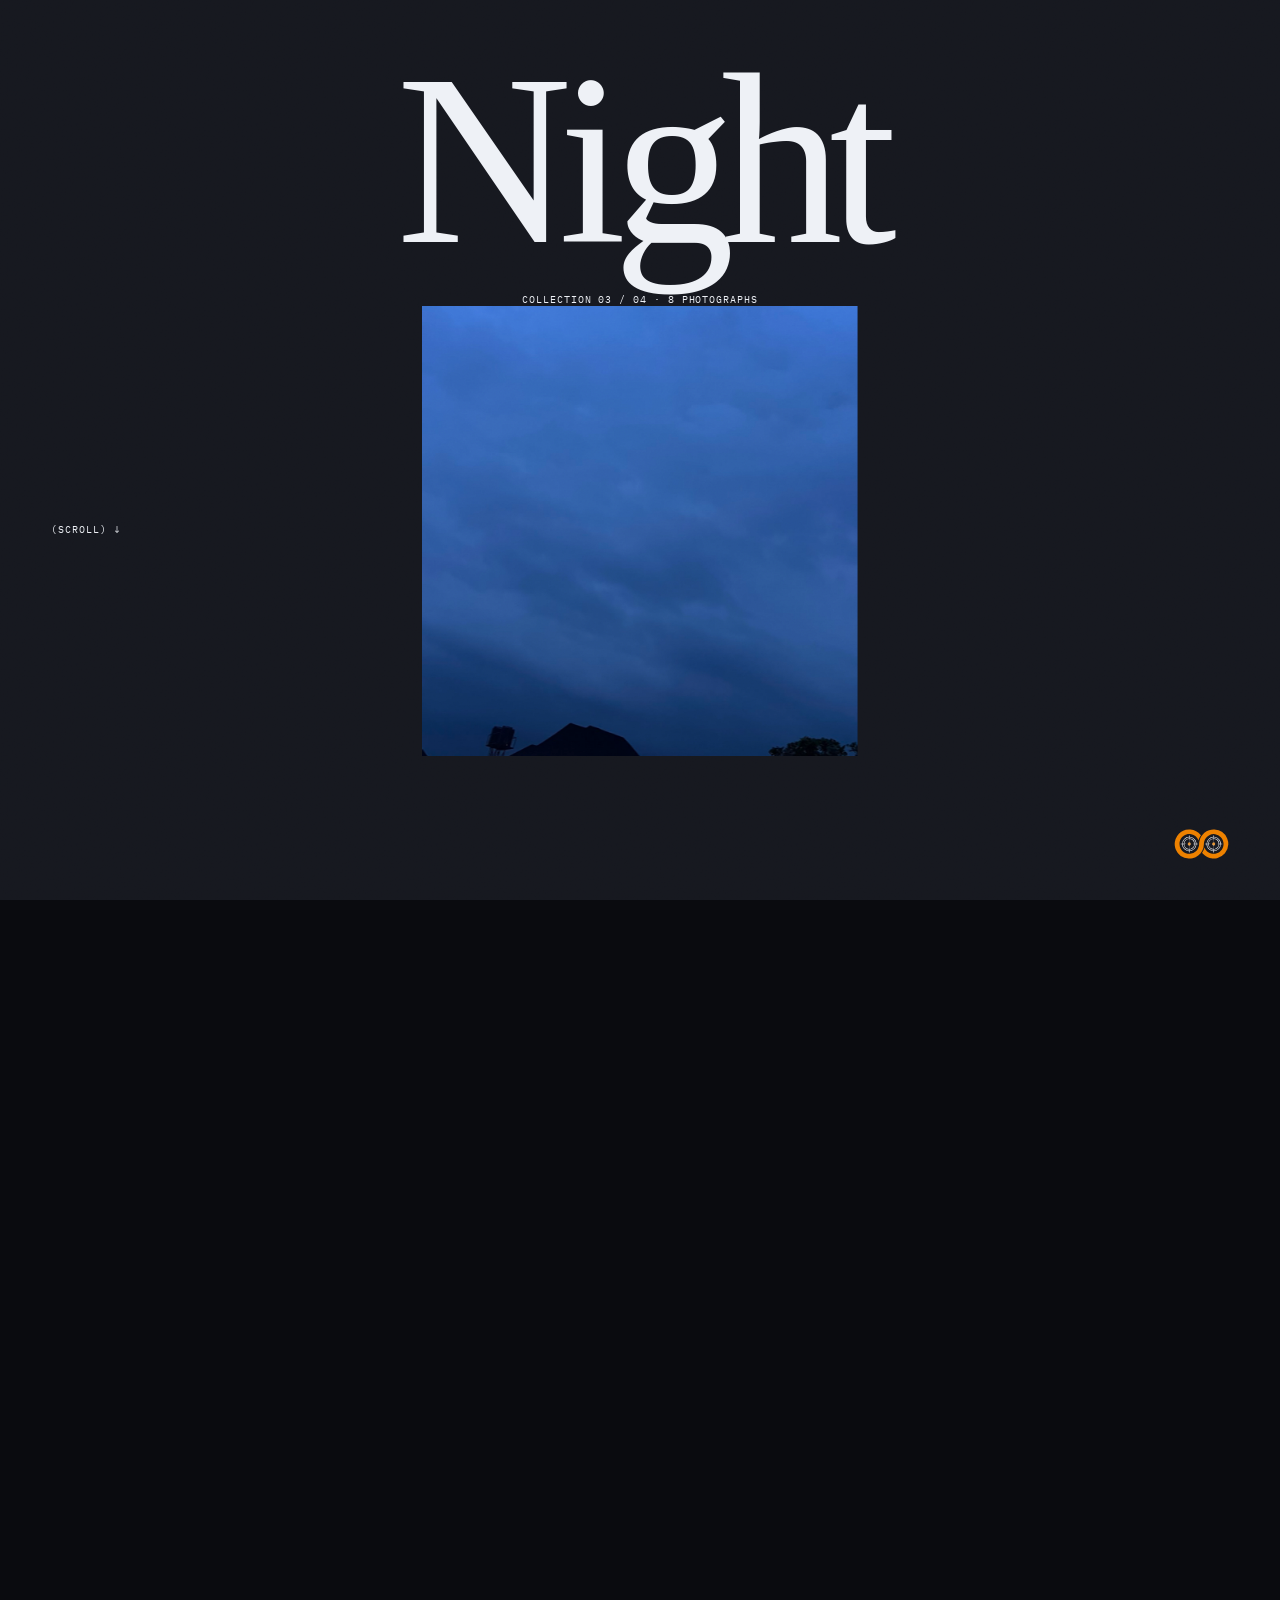
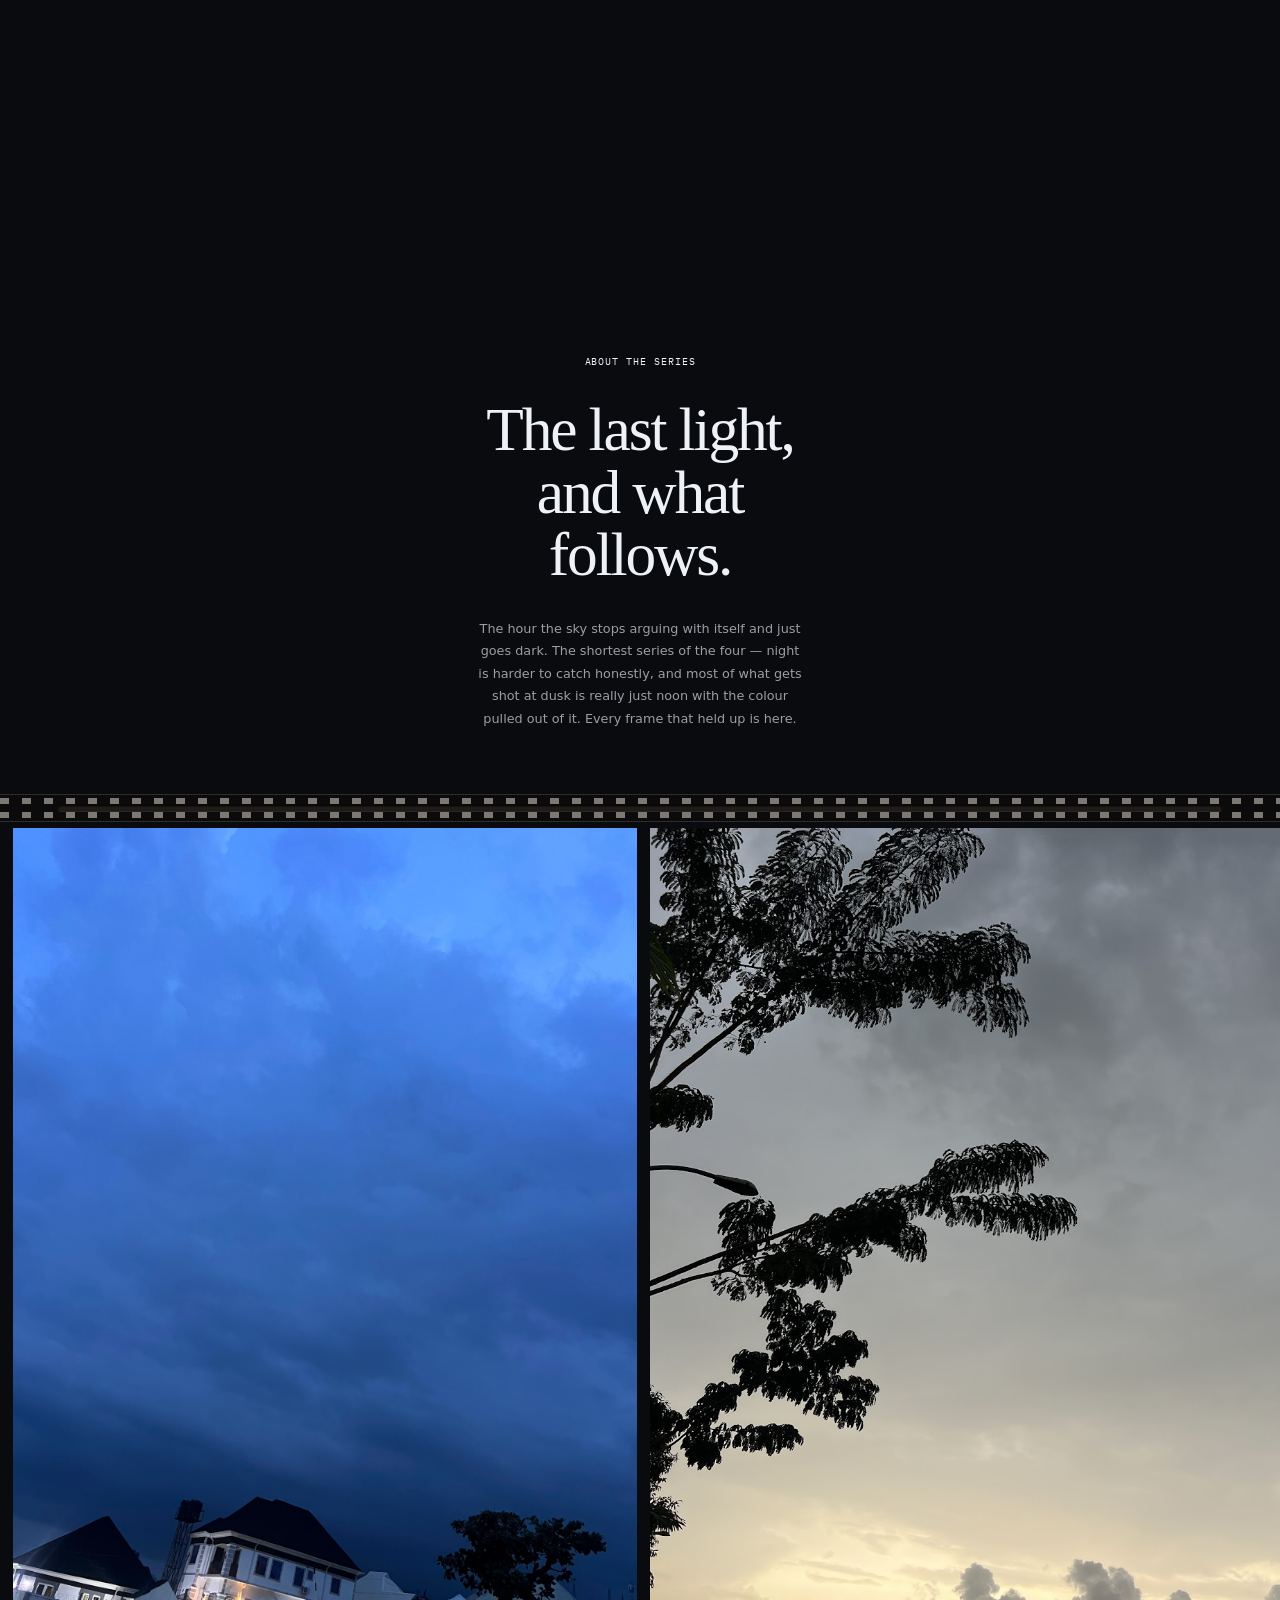
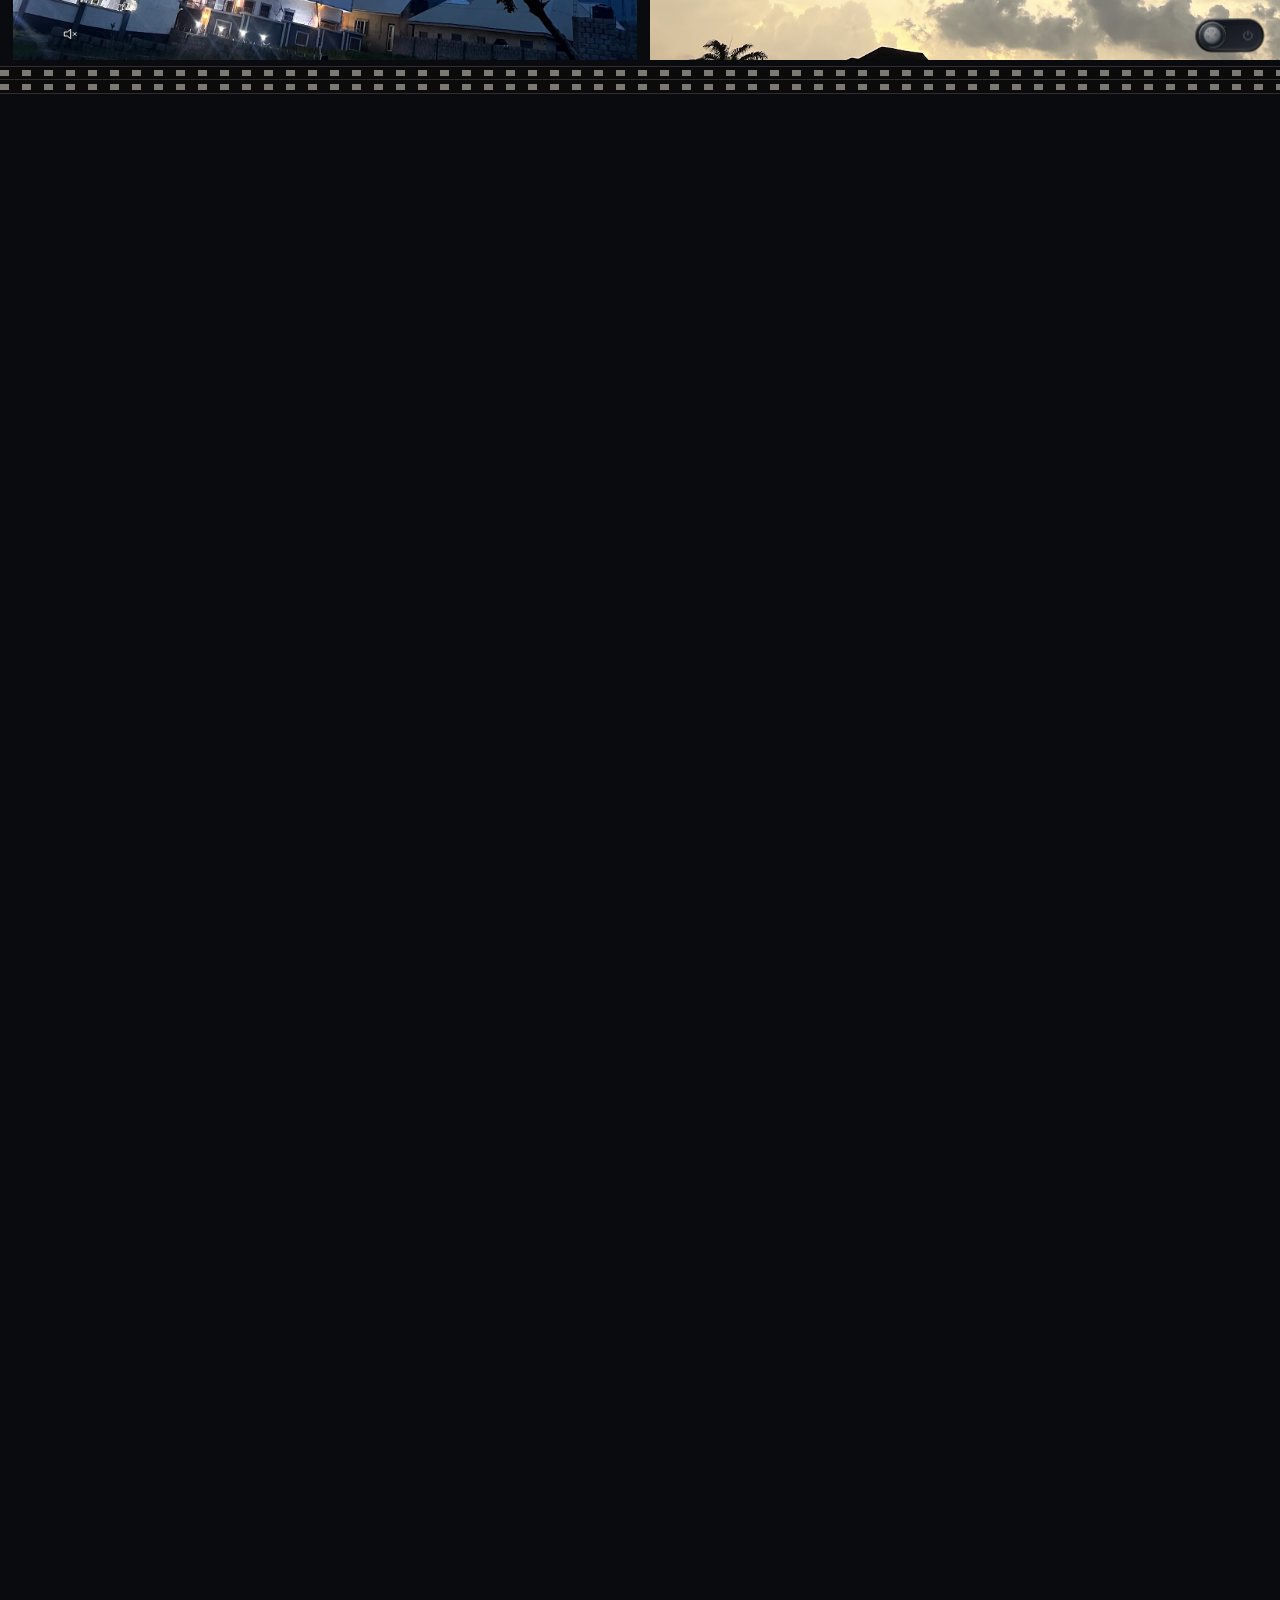
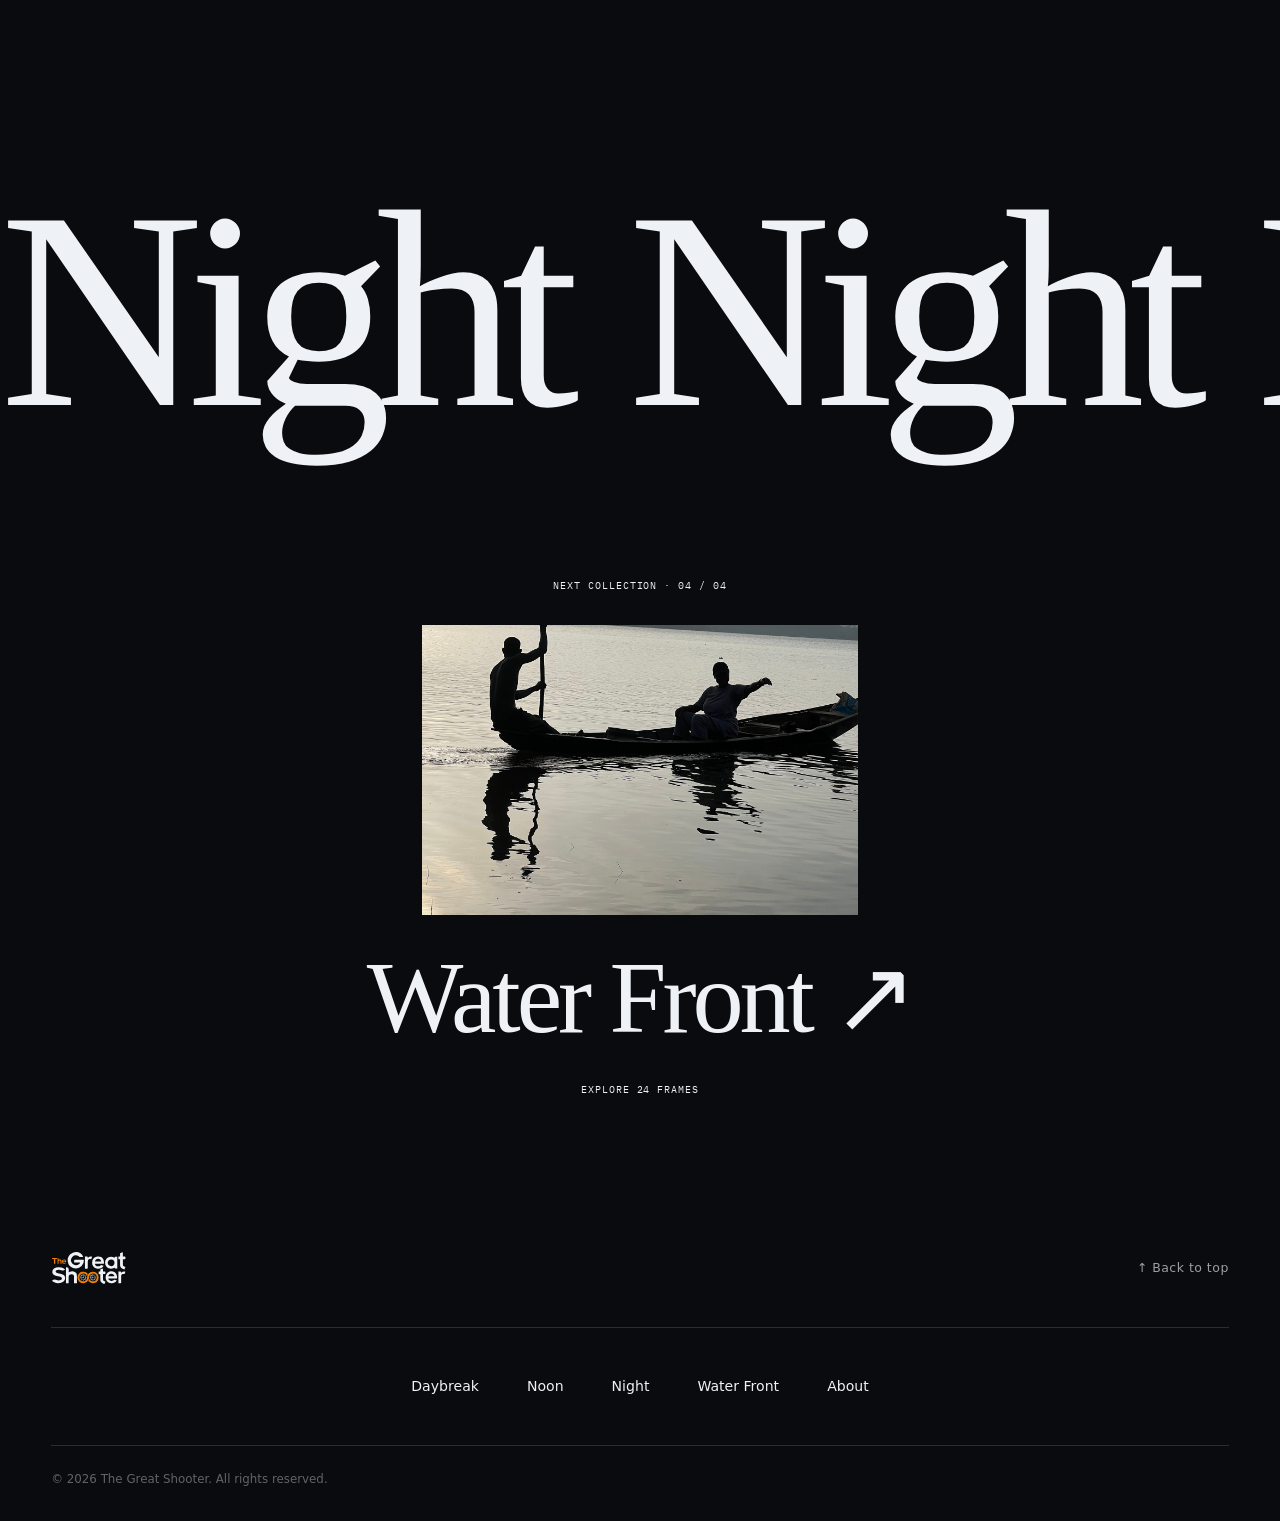
<file: night.html>
<!DOCTYPE html>
<html lang="en">
<head>
<meta charset="UTF-8">
<meta name="viewport" content="width=device-width, initial-scale=1.0">
<title>Night — The Great Shooter</title>
<meta name="description" content="Night — a series of dusk and after-dark photographs by The Great Shooter.">
<link rel="preconnect" href="https://api.fontshare.com">
<link rel="preconnect" href="https://cdn.fontshare.com" crossorigin>
<link href="https://api.fontshare.com/v2/css?f[]=gambarino@400&f[]=manrope@300,400,500,600,700&display=swap" rel="stylesheet">
<link rel="icon" href="assets/logo/icon.svg" type="image/svg+xml">
<link rel="stylesheet" href="css/style.css?v=pointer-1">
<link rel="preconnect" href="https://fonts.googleapis.com">
<link rel="preconnect" href="https://fonts.gstatic.com" crossorigin>
<link rel="stylesheet" href="https://fonts.googleapis.com/css2?family=IBM+Plex+Mono:wght@400&display=swap">
<link rel="stylesheet" href="css/film-ui.css?v=film-slider-4">
<link rel="stylesheet" href="css/collection.css?v=element-switch-1">
<link rel="stylesheet" href="css/control-materials.css?v=elements-2">
<link rel="stylesheet" href="css/gallery-effects.css?v=element-switch-2">
<script src="js/film-nav.js" defer></script>
<script type="module" src="js/collection.js?v=element-switch-1"></script>
<meta name="referrer" content="no-referrer">
</head>
<body class="theme-night collection-page" data-control-material="sand">
<script src="js/intro.js"></script>
<svg class="tgs-defs" aria-hidden="true" focusable="false" width="0" height="0" style="position:absolute"><symbol id="tgs-logo" viewBox="109.4 168 213.1 96"><path class="tgs-mark" d="M126.72,189.81v.77h-5.36v13.17h-3.43V190.58h-5.48v-3.07h12A2.3,2.3,0,0,1,126.72,189.81Z"/><path class="tgs-mark" d="M128,187.51h.56a2.3,2.3,0,0,1,2.3,2.3v3.09a3.44,3.44,0,0,1,1.15-.75,5.54,5.54,0,0,1,1.26-.32,8.16,8.16,0,0,1,1.51,0,7.64,7.64,0,0,1,1.63.32,5.3,5.3,0,0,1,1.11.57,3.61,3.61,0,0,1,1.45,2,6.88,6.88,0,0,1,.22,1.63v7.52h-3v-6.46a2.63,2.63,0,0,0-.67-2,2.45,2.45,0,0,0-1.93-.66,3.22,3.22,0,0,0-1.93.62,2.59,2.59,0,0,0-.95,2.07v6.44H128Z"/><path class="tgs-mark" d="M151.67,199h-8.49a2.57,2.57,0,0,0,.83,1.74,2.93,2.93,0,0,0,2.34.82,4.25,4.25,0,0,0,1.75-.31,3,3,0,0,0,.88-.64.8.8,0,0,1,.78-.19l2,.63a6.36,6.36,0,0,1-2.12,2.16,6.44,6.44,0,0,1-3.22.69,5.94,5.94,0,0,1-3-.63,6.17,6.17,0,0,1-2.13-2.05,5.82,5.82,0,0,1-.93-3.29,6.06,6.06,0,0,1,1.72-4.53,5.2,5.2,0,0,1,4-1.62,6,6,0,0,1,3.19.71,5,5,0,0,1,2.11,2.18,8.44,8.44,0,0,1,.73,3.83h0A.5.5,0,0,1,151.67,199Zm-2.29-2.08a2.74,2.74,0,0,0-.92-2,3.13,3.13,0,0,0-2.19-.77,3.28,3.28,0,0,0-2.22.8,2.56,2.56,0,0,0-.84,1.92Z"/><path class="tgs-type" d="M201,192.79a1.31,1.31,0,0,1,1.31,1.31h0a22.69,22.69,0,0,1-6.53,16.6,21.73,21.73,0,0,1-16.24,6.68A25,25,0,0,1,164.4,212a27.36,27.36,0,0,1-5.71-7.37q-2-3.92-2.22-10.68a18.36,18.36,0,0,1,1.92-8.91,33.27,33.27,0,0,1,2.56-4.27,29.31,29.31,0,0,1,3.13-3.52,22.17,22.17,0,0,1,7.13-4.66,26,26,0,0,1,9-1.54,20.46,20.46,0,0,1,12.22,3.59,23,23,0,0,1,8,10.21H190a15.32,15.32,0,0,0-4.53-3.68A13.86,13.86,0,0,0,179.7,180a13.1,13.1,0,0,0-9.7,4.16,15.06,15.06,0,0,0,.09,20.15,13.21,13.21,0,0,0,9.89,4.15,12.09,12.09,0,0,0,7.19-2.29,12.27,12.27,0,0,0,4.8-5.87H174.76V195a2.25,2.25,0,0,1,2.25-2.25Z"/><path class="tgs-type" d="M205.21,183.7h5.87a2.24,2.24,0,0,1,2.25,2.24V188a23.44,23.44,0,0,1,4.48-3.57,7.25,7.25,0,0,1,4.62-.81l3.31.7-2.31,5.74a1.59,1.59,0,0,1-2.36.74h0a8.25,8.25,0,0,0-3.4,0q-4.11,1.11-4.43,6.53v18.37a2.24,2.24,0,0,1-2.25,2.24h-5.78Z"/><path class="tgs-type" d="M257.73,203.89H233.38a7.55,7.55,0,0,0,2.38,5,8.47,8.47,0,0,0,6.72,2.33,11.93,11.93,0,0,0,5-.89,8.86,8.86,0,0,0,2.53-1.82,2.23,2.23,0,0,1,2.24-.55l5.84,1.81A18,18,0,0,1,252,216q-3.42,2-9.21,2a16.94,16.94,0,0,1-8.58-1.79,17.61,17.61,0,0,1-6.11-5.9,16.7,16.7,0,0,1-2.66-9.42q0-8.13,4.92-13a15.1,15.1,0,0,1,11.55-4.64,17.6,17.6,0,0,1,9.14,2,14.64,14.64,0,0,1,6,6.23q2.07,4,2.08,11h0A1.44,1.44,0,0,1,257.73,203.89Zm-6.58-6a7.77,7.77,0,0,0-2.61-5.59,9,9,0,0,0-6.3-2.2,9.37,9.37,0,0,0-6.34,2.29,7.31,7.31,0,0,0-2.43,5.5Z"/><path class="tgs-type" d="M262,201.28a16.78,16.78,0,0,1,4.51-12.06q4.5-4.72,12.15-4.73,6.66.22,9.89,3.45V186.5a2.24,2.24,0,0,1,2.25-2.24h5.72v33.49h-5.54a2.25,2.25,0,0,1-2.25-2.25v-1.06a15.52,15.52,0,0,1-3.75,2.4,17.88,17.88,0,0,1-6.32,1q-7,0-11.34-3.92A16.38,16.38,0,0,1,262,201.28Zm10.92,7.19q2.39,2.15,7.18,2.28a9.84,9.84,0,0,0,6-2.59,9.49,9.49,0,0,0,2.55-6.27,10,10,0,0,0-1.54-6.44,9.53,9.53,0,0,0-8-3.73,10.57,10.57,0,0,0-6.9,2.94,10.46,10.46,0,0,0,.65,13.81Z"/><path class="tgs-type" d="M304.45,174.6l4.65-2.28a2.25,2.25,0,0,1,3.24,2v9.22l5,0a2.24,2.24,0,0,1,2.23,2.26l0,3.17a2.24,2.24,0,0,1-2.25,2.23h-4.94v13.86c-.07,2.61.42,4.4,1.44,5.36a9.17,9.17,0,0,0,4.34,2.05h0a1.62,1.62,0,0,1,1,2.29l-2.65,5.27-3-.89a14.19,14.19,0,0,1-6.2-3.87,11.42,11.42,0,0,1-2.33-4.15,19.85,19.85,0,0,1-.52-5.08V191.53l-4.76.05v-8.07l4.76.05Z"/><path class="tgs-type" d="M151.65,213.69h1.56a6.35,6.35,0,0,1,6.35,6.35v8.53a9.81,9.81,0,0,1,3.17-2.07,15.25,15.25,0,0,1,3.49-.87,21.62,21.62,0,0,1,4.18-.12,20.3,20.3,0,0,1,4.5.9A13.8,13.8,0,0,1,178,228a9.86,9.86,0,0,1,2.49,2.42A10,10,0,0,1,182,233.5a20.18,20.18,0,0,1,.61,4.52v20.77H174.4V240.94a7.27,7.27,0,0,0-1.84-5.55,6.76,6.76,0,0,0-5.35-1.83,8.85,8.85,0,0,0-5.33,1.71c-1.57,1.14-2.45,3-2.63,5.71v17.81h-7.6Z"/><path class="tgs-type" d="M112.45,252.18l.66-.62a10.6,10.6,0,0,1,12-1.54l.07,0a11.49,11.49,0,0,0,3.37.85,15.9,15.9,0,0,0,2.25.16,18.92,18.92,0,0,0,5.94-1.08q3.42-1.62,3.64-4.41,0-3.15-4.23-4.77l-10.56-2.15a21.2,21.2,0,0,1-9.27-4.37,12.25,12.25,0,0,1-2.38-3.35,8.84,8.84,0,0,1-.81-3.8,11.59,11.59,0,0,1,4.81-9.75q5-3.69,13.09-3.69a34.1,34.1,0,0,1,8.25,1.1,31.32,31.32,0,0,1,10,5.15l-2.07,1.6a8.43,8.43,0,0,1-8.65,1l0,0a20.12,20.12,0,0,0-6.77-1.44,14.44,14.44,0,0,0-7.08,1.44,3.88,3.88,0,0,0-2.14,4.23q.22,3.83,8.82,4.81a56.3,56.3,0,0,1,9.19,1.78,17.19,17.19,0,0,1,5.69,3.35,9.63,9.63,0,0,1,3.1,7.24A13,13,0,0,1,144,254.74q-5.25,4-14.12,4a23.58,23.58,0,0,1-9.71-1.8,36.53,36.53,0,0,1-5.46-2.81C114,253.61,113.29,253,112.45,252.18Z"/><path class="tgs-type" d="M299.77,225.92h5.65a2.17,2.17,0,0,1,2.17,2.17v2a22.22,22.22,0,0,1,4.32-3.44,7,7,0,0,1,4.45-.78l3.19.67-2.22,5.54a1.54,1.54,0,0,1-2.27.71h0a8.06,8.06,0,0,0-3.29,0c-2.63.71-4.06,2.81-4.27,6.29v17.71a2.17,2.17,0,0,1-2.17,2.16h-5.56Z"/><path class="tgs-type" d="M294.7,245.39H271.22a7.25,7.25,0,0,0,2.3,4.81,8.13,8.13,0,0,0,6.47,2.25,11.54,11.54,0,0,0,4.84-.85,8.6,8.6,0,0,0,2.43-1.76,2.15,2.15,0,0,1,2.16-.53l5.64,1.75a17.49,17.49,0,0,1-5.87,5.95,17.68,17.68,0,0,1-8.88,1.91,16.38,16.38,0,0,1-8.28-1.73,17,17,0,0,1-5.89-5.68,16.07,16.07,0,0,1-2.56-9.09q0-7.81,4.74-12.52a14.56,14.56,0,0,1,11.13-4.47,17,17,0,0,1,8.82,2,14.12,14.12,0,0,1,5.82,6q2,3.89,2,10.59h0A1.39,1.39,0,0,1,294.7,245.39Zm-6.34-5.76a7.54,7.54,0,0,0-2.52-5.39,8.7,8.7,0,0,0-6.07-2.11,9,9,0,0,0-6.12,2.2,7.06,7.06,0,0,0-2.34,5.3Z"/><path class="tgs-mark" d="M213.41,232.73a16.48,16.48,0,0,0-1.61,2.86,18.07,18.07,0,0,0-1,3.09c-.08-.05-.08-.12-.11-.17a10.76,10.76,0,0,0-8-6.7,10.38,10.38,0,0,0-8.33,1.67,10.66,10.66,0,0,0-4.67,7.2A10.94,10.94,0,0,0,197.16,253a11,11,0,0,0,14-8.13,10.15,10.15,0,0,0,.24-2.05,17,17,0,0,1,.18-2.57,15.56,15.56,0,0,1,2-5.69,16.21,16.21,0,0,1,8.9-7.34,15.79,15.79,0,0,1,6-.83,16.24,16.24,0,0,1,14.19,10,15.75,15.75,0,0,1,1.24,6.94,16.24,16.24,0,0,1-12.58,15.1,15.49,15.49,0,0,1-5.08.33,16.27,16.27,0,0,1-10.62-5.29,9.7,9.7,0,0,1-.85-1,17.24,17.24,0,0,0,2.63-6c.09,0,.1.15.13.22a10.9,10.9,0,0,0,2.71,4,11.11,11.11,0,0,0,5.58,2.78,11,11,0,0,0,12.38-7.76,9.9,9.9,0,0,0,.44-2.9,11,11,0,0,0-9.35-11,10.24,10.24,0,0,0-6.05.85,10.8,10.8,0,0,0-6.18,7.39,12.2,12.2,0,0,0-.33,2.77,15.61,15.61,0,0,1-1.83,7.33,16.15,16.15,0,0,1-10.75,8.3,15.49,15.49,0,0,1-4.4.38,16.25,16.25,0,0,1-14.17-9.8,16.71,16.71,0,0,1-1.23-4.66,16.15,16.15,0,0,1,.08-4,15.74,15.74,0,0,1,2.61-6.76,16.1,16.1,0,0,1,9.53-6.7,15.67,15.67,0,0,1,5.15-.43,16.16,16.16,0,0,1,11.47,6l.18.23S213.38,232.69,213.41,232.73Z"/><circle class="tgs-mark" cx="200.43" cy="242.53" r="1.56"/><path class="tgs-type" d="M200.71,250.56c0,.25,0,.5,0,.74l0,.72a4.51,4.51,0,0,1-.64,0,3.85,3.85,0,0,1,0-.48c0-.17,0-.33,0-.49s0-.32,0-.5H200a7.85,7.85,0,0,1-3.79-1.21,8.14,8.14,0,0,1-3.45-4.54,6.66,6.66,0,0,1-.26-1.33c0-.18,0-.37,0-.55a.31.31,0,0,1,0-.1h-.08l-.53,0-.8,0H191a2.74,2.74,0,0,1,0-.64c.24,0,.48,0,.72,0l.74,0a8,8,0,0,1,7.74-7.73c0-.51,0-1-.06-1.5a3.43,3.43,0,0,1,.65,0s0,.05,0,.08l0,.72,0,.62v.08l.8.08a6.86,6.86,0,0,1,.79.14,7.49,7.49,0,0,1,.77.23,6.74,6.74,0,0,1,.74.3c.24.12.48.24.71.38a6.88,6.88,0,0,1,.66.44,7.79,7.79,0,0,1,.63.51,7.4,7.4,0,0,1,.56.56c.18.2.35.41.51.62s.31.44.45.67.26.47.37.71.21.49.3.74.16.51.23.77a5.24,5.24,0,0,1,.15.79c0,.26.05.53.08.8l.72,0,.73,0c0,.07,0,.14,0,.21v.43h-.08l-.79,0-.54,0h-.07a8,8,0,0,1-7.75,7.74Zm-5.81-7.85a5.21,5.21,0,0,0,.68,2.51,5.67,5.67,0,0,0,2.57,2.39,5.18,5.18,0,0,0,2.14.48V248l0-.52c0-.42,0-.84.05-1.25,0-.68,0-1.36,0-2,0,0,0-.06,0-.09h-.06a1.35,1.35,0,0,1-.56-.17,1.53,1.53,0,0,1-.85-1.24s0-.05,0-.09H197.8l-1.38,0-1.22.05Zm7.12-.08a1.6,1.6,0,0,1-1.48,1.5.28.28,0,0,0,0,.09v.29c0,1,0,1.89,0,2.83,0,.23,0,.47,0,.7,0,0,0,0,0,.07l.5,0a5.93,5.93,0,0,0,1.09-.25,5.63,5.63,0,0,0,2.42-1.63,5.26,5.26,0,0,0,1.1-1.92,5.16,5.16,0,0,0,.27-1.47v-.09C204.67,242.62,203.35,242.62,202,242.63Zm-7.13-.25.17,0,.74,0,1,0h2a1.6,1.6,0,0,1,.46-1,1.57,1.57,0,0,1,1-.47.38.38,0,0,0,0-.1c0-.89,0-1.78,0-2.68,0-.37,0-.74-.05-1.12,0,0,0,0,0-.06a5.37,5.37,0,0,0-3.63,1.49A5.6,5.6,0,0,0,194.89,242.38Zm5.64-1.42a3.75,3.75,0,0,1,.39.09,2.21,2.21,0,0,1,.35.16,1.33,1.33,0,0,1,.3.23,1.19,1.19,0,0,1,.23.31,3.68,3.68,0,0,1,.15.35c0,.12.05.25.08.38h.47c.76,0,1.52,0,2.27,0l1.16-.05H206a.08.08,0,0,0,0,0,5.82,5.82,0,0,0-.2-1.25,5.54,5.54,0,0,0-5.07-4.09s-.07,0-.11,0C200.53,238.33,200.51,239.64,200.53,241Zm-6.24,1.78c-.1,0-1.12,0-1.21,0v.12a9.3,9.3,0,0,0,.13,1.06,7.28,7.28,0,0,0,2.24,4,7.5,7.5,0,0,0,2.74,1.6,6.43,6.43,0,0,0,1.3.29c.22,0,.44,0,.67.06h.05c0-.1.06-1.11,0-1.18a6.21,6.21,0,0,1-6-6Zm12.31,0v.06a5.82,5.82,0,0,1-.07.73,6.15,6.15,0,0,1-.75,2.1,6.21,6.21,0,0,1-2.22,2.22,6.07,6.07,0,0,1-2.71.85h-.21v.3c0,.1,0,.2,0,.3s0,.19,0,.28a1.51,1.51,0,0,0,0,.3h.07l.38,0a6.43,6.43,0,0,0,1.31-.24,7.45,7.45,0,0,0,2.83-1.54,7.29,7.29,0,0,0,2.29-3.62,6.9,6.9,0,0,0,.24-1.63v-.05A12,12,0,0,0,206.6,242.74Zm-6.39-7.54a7,7,0,0,0-2.27.44,7.34,7.34,0,0,0-2.89,1.92,7.19,7.19,0,0,0-1.7,3,6.84,6.84,0,0,0-.25,1.72l.59,0c.2,0,.4,0,.6,0a6.19,6.19,0,0,1,6-6C200.24,236,200.23,235.6,200.21,235.2Zm.43,1.19h.07a5.53,5.53,0,0,1,.7.07,6.15,6.15,0,0,1,5.17,5.63l0,.26,1.2-.05a7.14,7.14,0,0,0-.54-2.51,7.24,7.24,0,0,0-2-2.79,7.43,7.43,0,0,0-3.26-1.65,5.9,5.9,0,0,0-1.34-.14Zm-.28,4.77a1.37,1.37,0,0,0-1.29,1.31h1.07a.37.37,0,0,1,.22-.22Zm0,1.71-.14-.11a.73.73,0,0,1-.09-.13c-.16,0-1,0-1.07,0s0,0,0,.05a1.42,1.42,0,0,0,1.17,1.25h.13Zm1.47-.4s0,0,0,0,0-.09,0-.13a1.26,1.26,0,0,0-.34-.69,1.43,1.43,0,0,0-.81-.45h-.14v1.09a.37.37,0,0,1,.22.22Zm0,.17a9.54,9.54,0,0,0-1.07,0l-.09.13-.13.09c0,.15,0,1,0,1.08A1.36,1.36,0,0,0,201.83,242.64Z"/><circle class="tgs-mark" cx="227.62" cy="242.53" r="1.56"/><path class="tgs-type" d="M227.91,250.56c0,.25,0,.5,0,.74l0,.72a4.48,4.48,0,0,1-.64,0c0-.16,0-.32,0-.48s0-.33,0-.49a4.1,4.1,0,0,0,0-.5h-.2a7.89,7.89,0,0,1-3.79-1.21,8.14,8.14,0,0,1-3.45-4.54,7.45,7.45,0,0,1-.26-1.33c0-.18,0-.37,0-.55,0,0,0-.06,0-.1h-.07l-.54,0-.8,0h-.06a2.74,2.74,0,0,1,0-.64c.24,0,.48,0,.72,0l.74,0a8,8,0,0,1,7.74-7.73c0-.51,0-1-.06-1.5a3.45,3.45,0,0,1,.65,0,.22.22,0,0,1,0,.08l0,.72,0,.62v.08l.8.08a7,7,0,0,1,1.56.37,6.74,6.74,0,0,1,.74.3c.24.12.48.24.71.38a7,7,0,0,1,.67.44c.21.16.42.33.62.51a6,6,0,0,1,.57.56c.18.2.34.41.5.62s.31.44.45.67.26.47.37.71a6.74,6.74,0,0,1,.3.74c.09.25.16.51.23.77a5.24,5.24,0,0,1,.15.79c0,.26,0,.53.08.8l.72,0,.73,0a.38.38,0,0,1,0,.21v.43h-.07l-.8,0-.54,0h-.06a8.06,8.06,0,0,1-7.75,7.74Zm-5.81-7.85a5.19,5.19,0,0,0,.67,2.51,5.67,5.67,0,0,0,2.57,2.39,5.21,5.21,0,0,0,2.14.48s0,0,0-.06,0-.35,0-.52c0-.42,0-.84.05-1.25,0-.68,0-1.36,0-2a.28.28,0,0,0,0-.09h-.06a1.35,1.35,0,0,1-.56-.17,1.53,1.53,0,0,1-.85-1.24.37.37,0,0,0,0-.09H225l-1.38,0-1.22.05Zm7.11-.08a1.6,1.6,0,0,1-.45,1,1.62,1.62,0,0,1-1,.47s0,.06,0,.09v.29c0,1,0,1.89.05,2.83l0,.7a.25.25,0,0,0,0,.07l.49,0a5.75,5.75,0,0,0,1.09-.25,5.57,5.57,0,0,0,2.42-1.63,5.43,5.43,0,0,0,1.11-1.92,5.53,5.53,0,0,0,.26-1.47.27.27,0,0,0,0-.09C231.86,242.62,230.54,242.62,229.21,242.63Zm-7.12-.25.16,0,.74,0,1,0h2a1.6,1.6,0,0,1,.46-1,1.57,1.57,0,0,1,1-.47v-.1c0-.89,0-1.78,0-2.68,0-.37,0-.74-.05-1.12,0,0,0,0,0-.06a5.35,5.35,0,0,0-3.62,1.49A5.56,5.56,0,0,0,222.09,242.38Zm5.64-1.42c.13,0,.26,0,.38.09a2.21,2.21,0,0,1,.35.16,1.14,1.14,0,0,1,.3.23,1.19,1.19,0,0,1,.23.31,2.17,2.17,0,0,1,.15.35,2.33,2.33,0,0,1,.08.38h.47c.76,0,1.52,0,2.28,0l1.15-.05h.07v0a5.82,5.82,0,0,0-.2-1.25,5.54,5.54,0,0,0-5.07-4.09.15.15,0,0,0-.11,0C227.73,238.33,227.7,239.64,227.73,241Zm-6.24,1.78a12,12,0,0,0-1.21,0,.48.48,0,0,0,0,.12,7.48,7.48,0,0,0,.12,1.06,7.28,7.28,0,0,0,2.24,4,7.5,7.5,0,0,0,2.74,1.6,6.43,6.43,0,0,0,1.3.29c.22,0,.44,0,.67.06h.05c0-.1.06-1.11,0-1.18a6.09,6.09,0,0,1-4.15-1.81A6,6,0,0,1,221.49,242.74Zm12.31,0a.13.13,0,0,0,0,.06,5.82,5.82,0,0,1-.07.73,6.15,6.15,0,0,1-.75,2.1,6.21,6.21,0,0,1-2.22,2.22,6,6,0,0,1-2.71.85h-.21v.3c0,.1,0,.2,0,.3a2.62,2.62,0,0,0,0,.28c0,.1,0,.2,0,.3H228l.37,0a6.53,6.53,0,0,0,1.32-.24,7.52,7.52,0,0,0,2.83-1.54,7.34,7.34,0,0,0,2.28-3.62,7.47,7.47,0,0,0,.25-1.63.43.43,0,0,1,0-.05A11.91,11.91,0,0,0,233.8,242.74Zm-6.4-7.54a7,7,0,0,0-2.27.44,7.41,7.41,0,0,0-4.59,5,6.84,6.84,0,0,0-.25,1.72l.59,0c.2,0,.4,0,.61,0a6.18,6.18,0,0,1,6-6C227.43,236,227.43,235.6,227.4,235.2Zm.43,1.19h.07a5.69,5.69,0,0,1,.71.07,6.17,6.17,0,0,1,5.17,5.63,2.46,2.46,0,0,0,0,.26l1.2-.05a7.39,7.39,0,0,0-5.78-6.95,5.9,5.9,0,0,0-1.34-.14Zm-.27,4.77a1.36,1.36,0,0,0-1.29,1.31h1.07a.37.37,0,0,1,.22-.22Zm0,1.71a.57.57,0,0,1-.14-.11.45.45,0,0,1-.1-.13c-.16,0-1,0-1.07,0v.05a1.42,1.42,0,0,0,1.17,1.25h.14Zm1.46-.4s0,0,0,0,0-.09,0-.13a1.34,1.34,0,0,0-.35-.69,1.4,1.4,0,0,0-.8-.45h-.14c0,.36,0,.72,0,1.09a.39.39,0,0,1,.23.22Zm0,.17a9.54,9.54,0,0,0-1.07,0,1,1,0,0,1-.09.13l-.13.09a9.52,9.52,0,0,0,0,1.08A1.36,1.36,0,0,0,229,242.64Z"/><path class="tgs-type" d="M248.63,220l4.47-2.2a2.17,2.17,0,0,1,3.13,1.95v6l4.8,0a2.16,2.16,0,0,1,2.16,2.18l0,3.05a2.17,2.17,0,0,1-2.17,2.16h-4.77v13.36c-.06,2.52.41,4.25,1.39,5.18a8.82,8.82,0,0,0,4.19,2h0a1.56,1.56,0,0,1,1,2.21L260.23,261l-2.88-.85a13.84,13.84,0,0,1-6-3.74,11.22,11.22,0,0,1-2.25-4,19.57,19.57,0,0,1-.49-4.9v-14l-4.59,0v-7.78l4.59.05Z"/></symbol><symbol id="tgs-icon" viewBox="95.4 149.1 241.2 133.9"><path class="tgs-mark" d="M213.38,177.35A66.13,66.13,0,0,0,207,188.62,72.65,72.65,0,0,0,203,200.81c-.31-.19-.33-.47-.42-.68-6-14.19-16.5-23.1-31.46-26.39-11.79-2.6-22.87-.25-32.86,6.55a42,42,0,0,0-18.38,28.38A43.37,43.37,0,0,0,166.39,259a43.58,43.58,0,0,0,38.22-34,39.1,39.1,0,0,0,.93-8.08,72.65,72.65,0,0,1,.71-10.1A61.35,61.35,0,0,1,214,184.39a63.92,63.92,0,0,1,35.09-28.94,62.25,62.25,0,0,1,23.57-3.27,64.12,64.12,0,0,1,56,39.25,62.17,62.17,0,0,1,4.86,27.35,64,64,0,0,1-49.59,59.52,61.38,61.38,0,0,1-20,1.31c-16.61-1.6-30.49-8.73-41.85-20.87a37,37,0,0,1-3.34-4A68.06,68.06,0,0,0,229,231.13c.39.19.4.57.51.85a43.29,43.29,0,0,0,32.71,26.56C283.68,262.45,305,249,311.07,228a40.52,40.52,0,0,0,1.72-11.45c-.08-11.69-3.93-21.93-12.11-30.4a43,43,0,0,0-24.77-12.85,40.48,40.48,0,0,0-23.85,3.35c-12.63,5.9-20.85,15.57-24.35,29.13a45.7,45.7,0,0,0-1.29,10.93,61.73,61.73,0,0,1-7.24,28.9c-9.26,17.15-23.47,28-42.37,32.73a61,61,0,0,1-17.36,1.5,64.08,64.08,0,0,1-55.86-38.63,65.85,65.85,0,0,1-4.83-18.37,62.91,62.91,0,0,1,.31-15.75,62.18,62.18,0,0,1,10.28-26.63A63.37,63.37,0,0,1,146.92,154a60.68,60.68,0,0,1,20.31-1.72c18.44,1.5,33.39,9.67,45.21,23.77.26.3.49.62.73.94A2.76,2.76,0,0,1,213.38,177.35Z"/><circle class="tgs-mark" cx="162.23" cy="216" r="6.16"/><path class="tgs-type" d="M163.34,247.65c0,1,.07,1.94.1,2.9s.08,1.91.13,2.85a13.34,13.34,0,0,1-2.53,0c0-.62.05-1.25.06-1.88s.06-1.29.09-1.94.1-1.26.07-1.93c-.27,0-.52-.06-.77-.07a31.09,31.09,0,0,1-14.94-4.75,31.59,31.59,0,0,1-7.83-6.93,31,31,0,0,1-5.78-11,28.25,28.25,0,0,1-1-5.24c-.07-.72-.11-1.45-.17-2.18,0-.12,0-.24,0-.38s-.2,0-.29,0l-2.1.11-3.16.13a1.6,1.6,0,0,1-.23,0,9.88,9.88,0,0,1,0-2.49c1,0,1.9.06,2.85.09l2.91.11a31.72,31.72,0,0,1,30.54-30.51c-.07-2-.19-3.94-.25-5.88a11.89,11.89,0,0,1,2.56,0,1.45,1.45,0,0,1,0,.3l-.12,2.83c0,.83-.08,1.65-.11,2.47,0,.1,0,.19,0,.3,1.06.1,2.11.19,3.15.31a23.58,23.58,0,0,1,3.11.56,31.82,31.82,0,0,1,6,2.08c.94.48,1.88.95,2.79,1.49s1.78,1.13,2.63,1.75a31.28,31.28,0,0,1,2.45,2c.78.71,1.54,1.45,2.25,2.23a31.28,31.28,0,0,1,2,2.45,29.37,29.37,0,0,1,1.76,2.63,29.68,29.68,0,0,1,1.47,2.79c.45,1,.84,1.94,1.19,2.93s.63,2,.9,3a20.63,20.63,0,0,1,.58,3.1c.12,1.05.21,2.1.32,3.18.94,0,1.89-.07,2.85-.1l2.88-.14a2.2,2.2,0,0,1,.07.84c0,.27,0,.54,0,.81v.87a1.18,1.18,0,0,1-.3,0l-3.12-.13-2.14-.11-.26,0a31.74,31.74,0,0,1-30.55,30.54Zm-22.9-31a20.6,20.6,0,0,0,2.65,9.92A22.1,22.1,0,0,0,153.24,236a20.35,20.35,0,0,0,8.42,1.92l0-.23.09-2.07c.07-1.65.17-3.29.19-4.94,0-2.67,0-5.35,0-8,0-.11,0-.23,0-.35l-.23,0a5.69,5.69,0,0,1-2.24-.66,6.15,6.15,0,0,1-3.34-4.92,2.83,2.83,0,0,0-.07-.33h-4.23c-1.82,0-3.63,0-5.44.06-1.6,0-3.21.13-4.81.19Zm28.05-.32a6.27,6.27,0,0,1-5.85,5.93c0,.13,0,.23,0,.33v1.18c0,3.72,0,7.43.17,11.15.06.91.1,1.83.14,2.75,0,.09,0,.17.06.29.67-.05,1.32-.08,2-.16a21.23,21.23,0,0,0,4.29-1,22.45,22.45,0,0,0,9.56-6.39,21.49,21.49,0,0,0,4.34-7.58,20.77,20.77,0,0,0,1.06-5.8c0-.11,0-.23,0-.36C178.94,216.32,173.73,216.32,168.49,216.36Zm-28.09-1,.66.05c1,0,1.94.07,2.91.12,1.37.06,2.73.17,4.09.19,2.55,0,5.11,0,7.66,0l.38,0a6.29,6.29,0,0,1,5.86-5.92c0-.14,0-.26,0-.37,0-3.53.07-7.06-.14-10.58-.09-1.47-.13-2.94-.19-4.42a1.09,1.09,0,0,0,0-.26,21.27,21.27,0,0,0-14.28,5.9A22,22,0,0,0,140.4,215.41Zm22.23-5.63a14.62,14.62,0,0,1,1.51.35,9.69,9.69,0,0,1,1.4.63,4.74,4.74,0,0,1,1.16.94,4.59,4.59,0,0,1,.91,1.19,10.22,10.22,0,0,1,.61,1.4,13.06,13.06,0,0,1,.31,1.49h1.86c3,0,6,.05,9-.14,1.51-.09,3-.13,4.54-.19a2.61,2.61,0,0,0,.27-.06,1.24,1.24,0,0,0,0-.18,24,24,0,0,0-.78-4.91,21.8,21.8,0,0,0-20-16.12c-.14,0-.29-.05-.43.06C162.63,199.42,162.55,204.6,162.63,209.78Zm-24.6,7a41.56,41.56,0,0,0-4.77.22c0,.15,0,.31,0,.47a28.88,28.88,0,0,0,.5,4.14,28.56,28.56,0,0,0,8.83,15.7,29.2,29.2,0,0,0,10.79,6.32,27.38,27.38,0,0,0,5.13,1.15c.87.11,1.75.15,2.63.22a.83.83,0,0,0,.22,0c.08-.38.23-4.38.17-4.65a24.11,24.11,0,0,1-16.35-7.14A23.69,23.69,0,0,1,138,216.81Zm48.53,0c0,.1,0,.18,0,.26a21.13,21.13,0,0,1-.27,2.86,23.58,23.58,0,0,1-3,8.27,24.59,24.59,0,0,1-8.75,8.77,23.64,23.64,0,0,1-10.69,3.33l-.82.07c0,.42,0,.79,0,1.17s0,.78,0,1.17l.06,1.13a5.92,5.92,0,0,0,.09,1.18l.29,0,1.49-.1a27.39,27.39,0,0,0,5.17-1,29.37,29.37,0,0,0,11.16-6.06,28.76,28.76,0,0,0,9-14.29,28.21,28.21,0,0,0,1-6.4,1.46,1.46,0,0,0,0-.22C191,216.91,187,216.74,186.56,216.8Zm-25.23-29.71a28.24,28.24,0,0,0-8.94,1.71,29.22,29.22,0,0,0-18.09,19.54,26.68,26.68,0,0,0-1,6.78c.77,0,1.55.08,2.33.1a21,21,0,0,0,2.38.07,24.43,24.43,0,0,1,23.52-23.51C161.47,190.21,161.45,188.66,161.33,187.09Zm1.72,4.68.27,0c.93.07,1.86.14,2.78.29a24.3,24.3,0,0,1,20.38,22.19c0,.34.06.67.09,1,1.59,0,3.15-.13,4.73-.21a28.06,28.06,0,0,0-2.1-9.89,28.6,28.6,0,0,0-7.82-11,29.13,29.13,0,0,0-12.85-6.5,22.74,22.74,0,0,0-5.28-.58ZM162,210.6c-2.76-.09-5.32,2.93-5.08,5.16h4.21a1.53,1.53,0,0,1,.87-.89Zm0,6.72a4.62,4.62,0,0,1-.55-.41,3.77,3.77,0,0,1-.37-.52,38.81,38.81,0,0,0-4.22,0,.59.59,0,0,0,0,.19,5.62,5.62,0,0,0,4.62,4.92,3.12,3.12,0,0,0,.53,0Zm5.78-1.56c0-.08,0-.14,0-.19s0-.32-.05-.48a5.29,5.29,0,0,0-1.37-2.75,5.36,5.36,0,0,0-3.17-1.74,4.29,4.29,0,0,0-.55,0c0,1.46,0,2.87,0,4.31a1.49,1.49,0,0,1,.88.89Zm0,.64a37.34,37.34,0,0,0-4.24,0,3.16,3.16,0,0,1-.35.5,3.75,3.75,0,0,1-.51.38,42.28,42.28,0,0,0,0,4.24A5.38,5.38,0,0,0,167.75,216.4Z"/><circle class="tgs-mark" cx="269.43" cy="216" r="6.16"/><path class="tgs-type" d="M270.55,247.65c0,1,.07,1.94.1,2.9s.08,1.91.12,2.85a13.34,13.34,0,0,1-2.53,0c-.05-.62.06-1.25.07-1.88s.05-1.29.08-1.94.1-1.26.08-1.93c-.28,0-.53-.06-.78-.07a31.12,31.12,0,0,1-14.94-4.75,31.54,31.54,0,0,1-7.82-6.93,30.83,30.83,0,0,1-5.78-11,29.11,29.11,0,0,1-1-5.24c-.07-.72-.11-1.45-.16-2.18,0-.12,0-.24,0-.38s-.19,0-.28,0l-2.11.11-3.16.13a1.6,1.6,0,0,1-.23,0,9.88,9.88,0,0,1,0-2.49c.95,0,1.9.06,2.86.09l2.9.11a31.74,31.74,0,0,1,30.54-30.51c-.07-2-.19-3.94-.24-5.88a11.87,11.87,0,0,1,2.56,0,2.77,2.77,0,0,1,0,.3c0,.94-.09,1.89-.13,2.83s-.08,1.65-.11,2.47a1.56,1.56,0,0,0,0,.3c1.05.1,2.1.19,3.14.31a23.58,23.58,0,0,1,3.11.56,26.92,26.92,0,0,1,3,.89,27.47,27.47,0,0,1,2.92,1.19c.94.48,1.89.95,2.79,1.49s1.78,1.13,2.63,1.75a31.54,31.54,0,0,1,8.45,9.3c.54.9,1,1.84,1.48,2.79s.84,1.94,1.18,2.93.63,2,.91,3a21.94,21.94,0,0,1,.57,3.1c.12,1.05.21,2.1.32,3.18.95,0,1.9-.07,2.85-.1l2.89-.14a2,2,0,0,1,.06.84c0,.27,0,.54,0,.81v.87a1.17,1.17,0,0,1-.29,0l-3.12-.13-2.15-.11-.26,0a31.74,31.74,0,0,1-30.54,30.54Zm-22.91-31a20.72,20.72,0,0,0,2.65,9.92A22.2,22.2,0,0,0,260.44,236a20.35,20.35,0,0,0,8.42,1.92,1.6,1.6,0,0,0,0-.23c0-.69.07-1.38.09-2.07.07-1.65.18-3.29.2-4.94,0-2.67,0-5.35,0-8,0-.11,0-.23,0-.35l-.24,0a5.69,5.69,0,0,1-2.24-.66,6.15,6.15,0,0,1-3.34-4.92,2.83,2.83,0,0,0-.07-.33H259c-1.81,0-3.62,0-5.43.06-1.61,0-3.22.13-4.82.19Zm28.05-.32a6.19,6.19,0,0,1-1.8,4.08,6.26,6.26,0,0,1-4,1.85c0,.13,0,.23,0,.33,0,.4,0,.79,0,1.18,0,3.72-.05,7.43.17,11.15.05.91.09,1.83.14,2.75a1.25,1.25,0,0,0,.06.29c.66-.05,1.31-.08,1.95-.16a21.08,21.08,0,0,0,4.29-1,22.45,22.45,0,0,0,9.56-6.39,21.67,21.67,0,0,0,4.35-7.58,21.12,21.12,0,0,0,1.05-5.8c0-.11,0-.23,0-.36C286.15,216.32,280.94,216.32,275.69,216.36Zm-28.09-1,.66.05,2.92.12c1.36.06,2.72.17,4.08.19,2.56,0,5.11,0,7.67,0l.38,0a6.26,6.26,0,0,1,1.81-4.07,6.19,6.19,0,0,1,4-1.85c0-.14,0-.26,0-.37,0-3.53.08-7.06-.14-10.58-.09-1.47-.12-2.94-.19-4.42a2,2,0,0,0,0-.26,21.26,21.26,0,0,0-14.28,5.9A21.92,21.92,0,0,0,247.6,215.41Zm22.24-5.63a15,15,0,0,1,1.5.35,9.23,9.23,0,0,1,1.4.63,4.56,4.56,0,0,1,1.16.94,4.38,4.38,0,0,1,.91,1.19,9.13,9.13,0,0,1,.61,1.4c.15.47.21,1,.32,1.49h1.85c3,0,6,.05,9-.14,1.51-.09,3-.13,4.54-.19a2.61,2.61,0,0,0,.27-.06.58.58,0,0,0,0-.18,23.37,23.37,0,0,0-.78-4.91,21.81,21.81,0,0,0-20-16.12c-.14,0-.3-.05-.43.06C269.83,199.42,269.75,204.6,269.84,209.78Zm-24.61,7a41.56,41.56,0,0,0-4.77.22c0,.15,0,.31,0,.47a28.51,28.51,0,0,0,9.32,19.84,29.2,29.2,0,0,0,10.79,6.32,27.48,27.48,0,0,0,5.14,1.15c.87.11,1.74.15,2.62.22a.83.83,0,0,0,.22,0c.08-.38.23-4.38.17-4.65a24.06,24.06,0,0,1-16.34-7.14A23.65,23.65,0,0,1,245.23,216.81Zm48.54,0c0,.1,0,.18,0,.26a21.11,21.11,0,0,1-.26,2.86,23.79,23.79,0,0,1-3,8.27,24.59,24.59,0,0,1-8.75,8.77,23.64,23.64,0,0,1-10.68,3.33l-.83.07c0,.42,0,.79,0,1.17s0,.78.05,1.17,0,.76.06,1.13a5.91,5.91,0,0,0,.08,1.18l.29,0,1.49-.1a27.39,27.39,0,0,0,5.17-1,29.22,29.22,0,0,0,11.16-6.06,28.76,28.76,0,0,0,9-14.29,27.67,27.67,0,0,0,1-6.4.78.78,0,0,0,0-.22C298.15,216.91,294.17,216.74,293.77,216.8Zm-25.23-29.71a28.19,28.19,0,0,0-8.94,1.71,29.27,29.27,0,0,0-18.1,19.54,27.05,27.05,0,0,0-1,6.78c.77,0,1.54.08,2.32.1a21.06,21.06,0,0,0,2.39.07,24.42,24.42,0,0,1,23.51-23.51C268.68,190.21,268.65,188.66,268.54,187.09Zm1.71,4.68.27,0c.93.07,1.86.14,2.78.29a24.3,24.3,0,0,1,20.38,22.19c0,.34.06.67.09,1,1.59,0,3.15-.13,4.74-.21a29,29,0,0,0-9.93-20.88,29.09,29.09,0,0,0-12.84-6.5,22.84,22.84,0,0,0-5.28-.58Zm-1.09,18.83c-2.75-.09-5.31,2.93-5.08,5.16h4.22a1.51,1.51,0,0,1,.86-.89Zm0,6.72a5.62,5.62,0,0,1-.55-.41,3,3,0,0,1-.36-.52,39,39,0,0,0-4.23,0,1.15,1.15,0,0,0,0,.19,5.63,5.63,0,0,0,4.62,4.92,3.12,3.12,0,0,0,.53,0Zm5.78-1.56c0-.08,0-.14,0-.19s0-.32-.05-.48a5.21,5.21,0,0,0-1.37-2.75,5.34,5.34,0,0,0-3.16-1.74,4.45,4.45,0,0,0-.56,0c0,1.46,0,2.87,0,4.31a1.46,1.46,0,0,1,.88.89Zm0,.64a37.35,37.35,0,0,0-4.24,0,3.16,3.16,0,0,1-.35.5,3.22,3.22,0,0,1-.51.38,39.31,39.31,0,0,0,0,4.24A5.37,5.37,0,0,0,275,216.4Z"/></symbol></svg>

<div class="grain"></div>
<div class="cursor" id="cursor"><span class="cursor__label"></span></div>
<div class="progress" id="progress"></div>

<header class="site-header" id="siteHeader">
  <a href="index.html" class="wordmark" data-cursor="" aria-label="The Great Shooter — home"><svg class="wordmark__logo" role="img" aria-hidden="true"><use href="#tgs-icon"></use></svg></a>

  <nav class="nav-primary">
    <a href="index.html#daybreak" data-cursor="">Daybreak</a>
    <a href="index.html#noon" data-cursor="">Noon</a>
    <a href="index.html#night" data-cursor="">Night</a>
    <a href="index.html#waterfront" data-cursor="">Water Front</a>
    <a href="index.html#about" data-cursor="">About</a>
  </nav>

  <button class="nav-toggle" id="navToggle" aria-label="Open menu">
    <span></span><span></span>
  </button>
</header>

<div class="menu-overlay" id="menuOverlay">
  <nav class="menu-overlay__nav">
    <a href="index.html#daybreak" data-index="01">Daybreak</a>
    <a href="index.html#noon" data-index="02">Noon</a>
    <a href="index.html#night" data-index="03">Night</a>
    <a href="index.html#waterfront" data-index="04">Water Front</a>
    <a href="index.html#about" data-index="05">About</a>
  </nav>
</div>

<main>
  <div class="collection-hero-stage">
    <section class="project-hero collection-hero" aria-labelledby="collectionTitle">
      <div class="collection-hero__title">
        <h1 id="collectionTitle">Night</h1>
        <p class="collection-label">Collection 03 / 04 · 8 photographs</p>
      </div>
      <div class="project-hero__media"><img src="assets/photos/night-01.jpg" width="1600" height="2133" alt="A lit house beneath a deep navy night sky" fetchpriority="high"></div>
      <a class="collection-hero__cue collection-label" href="#photographs">(Scroll) ↓</a>
      <a class="collection-hero__brand" href="index.html" aria-label="The Great Shooter — home">
        <svg aria-hidden="true"><use href="#tgs-icon"></use></svg>
      </a>
    </section>
  </div>

  <section class="collection-intro" id="photographs" aria-labelledby="storyTitle">
    <p class="collection-label">About the series</p>
    <h2 id="storyTitle">The last light, and what follows.</h2>
    <p class="collection-intro__description">The hour the sky stops arguing with itself and just goes dark. The shortest series of the four — night is harder to catch honestly, and most of what gets shot at dusk is really just noon with the colour pulled out of it. Every frame that held up is here.</p>
  </section>

  <section class="collection-run" aria-label="Night photographs">
    <div class="collection-gallery">
      <p id="galleryHint" class="collection-gallery__hint collection-sr-only">Swipe horizontally to browse the photographs.</p>
      <div class="film-strip film-strip--control">
        <div class="film-strip__perforations" aria-hidden="true"><span class="film-strip__holes"></span></div>
        <div class="film-strip__slider">
          <div class="film-strip__tube" aria-hidden="true"><span class="film-strip__fill"></span></div>
          <input class="film-strip__range" type="range" min="0" max="1000" step="1" value="0"
            aria-label="Night gallery position" aria-describedby="galleryHint" disabled>
        </div>
      </div>
      <div class="collection-gallery__viewport" tabindex="0" role="region" aria-label="Night gallery, 8 photographs" aria-describedby="galleryHint">
        <div class="collection-track">
          <figure class="collection-frame" style="--frame-ratio: 1600 / 2133">
            <div class="collection-frame__viewport"><img src="assets/photos/night-01.jpg" width="1600" height="2133" alt="A lit house beneath a deep navy night sky" loading="lazy" decoding="async"></div>
          </figure>
          <figure class="collection-frame" style="--frame-ratio: 1600 / 1200">
            <div class="collection-frame__viewport"><img src="assets/photos/night-02.jpg" width="1600" height="1200" alt="Night — last light going to blue" loading="lazy" decoding="async"></div>
          </figure>
          <figure class="collection-frame" style="--frame-ratio: 1600 / 2133">
            <div class="collection-frame__viewport"><img src="assets/photos/night-03.jpg" width="1600" height="2133" alt="Night — last light going to blue" loading="lazy" decoding="async"></div>
          </figure>
          <figure class="collection-frame" style="--frame-ratio: 1600 / 1200">
            <div class="collection-frame__viewport"><img src="assets/photos/night-04.jpg" width="1600" height="1200" alt="Night — last light going to blue" loading="lazy" decoding="async"></div>
          </figure>
          <figure class="collection-frame" style="--frame-ratio: 1600 / 2133">
            <div class="collection-frame__viewport"><img src="assets/photos/night-05.jpg" width="1600" height="2133" alt="Night — last light going to blue" loading="lazy" decoding="async"></div>
          </figure>
          <figure class="collection-frame" style="--frame-ratio: 1600 / 2133">
            <div class="collection-frame__viewport"><img src="assets/photos/night-06.jpg" width="1600" height="2133" alt="Night — last light going to blue" loading="lazy" decoding="async"></div>
          </figure>
          <figure class="collection-frame" style="--frame-ratio: 1600 / 2133">
            <div class="collection-frame__viewport"><img src="assets/photos/night-07.jpg" width="1600" height="2133" alt="Night — last light going to blue" loading="lazy" decoding="async"></div>
          </figure>
          <figure class="collection-frame" style="--frame-ratio: 1600 / 2133">
            <div class="collection-frame__viewport"><img src="assets/photos/waterfront-05.jpg" width="1600" height="2133" alt="Cattle silhouetted on a dark ridge beneath a golden sun and layered clouds" loading="lazy" decoding="async"></div>
          </figure>
        </div>
      </div>
      <div class="film-strip film-strip--bottom" aria-hidden="true">
        <div class="film-strip__perforations"><span class="film-strip__holes"></span></div>
      </div>
    </div>
  </section>

  <div class="collection-marquee" id="collectionEnd" aria-hidden="true">
    <div class="collection-marquee__track"><span>Night</span><span>Night</span><span>Night</span></div>
  </div>
  <a href="waterfront.html" class="collection-next" data-cursor="view" aria-labelledby="nextPrompt nextTitle">
    <span id="nextPrompt" class="collection-label">Next collection · 04 / 04</span>
    <div class="collection-next__media"><img src="assets/photos/waterfront-01.jpg" width="1600" height="2133" alt="" loading="lazy" decoding="async"></div>
    <h2 id="nextTitle">Water Front <span aria-hidden="true">↗</span></h2>
    <span class="collection-label">Explore 24 frames</span>
  </a>
</main>

<footer class="site-footer">
  <button class="footer__top" id="backToTop" data-cursor="">
    <svg class="footer__logo" role="img" aria-label="The Great Shooter"><use href="#tgs-logo"></use></svg>
    <span class="footer__top-arrow">↑ Back to top</span>
  </button>

  <div class="footer__grid">
    <nav class="footer__nav">
      <a href="index.html#daybreak">Daybreak</a>
      <a href="index.html#noon">Noon</a>
      <a href="index.html#night">Night</a>
      <a href="index.html#waterfront">Water Front</a>
      <a href="index.html#about">About</a>
    </nav>
  </div>

  <div class="footer__base">
    <span>© 2026 The Great Shooter. All rights reserved.</span>
  </div>
</footer>

<script src="alt/js/ui-toggle.js" data-ui="flat"></script>
<script src="js/main.js?v=pointer-1"></script>
</body>
</html>
</file>
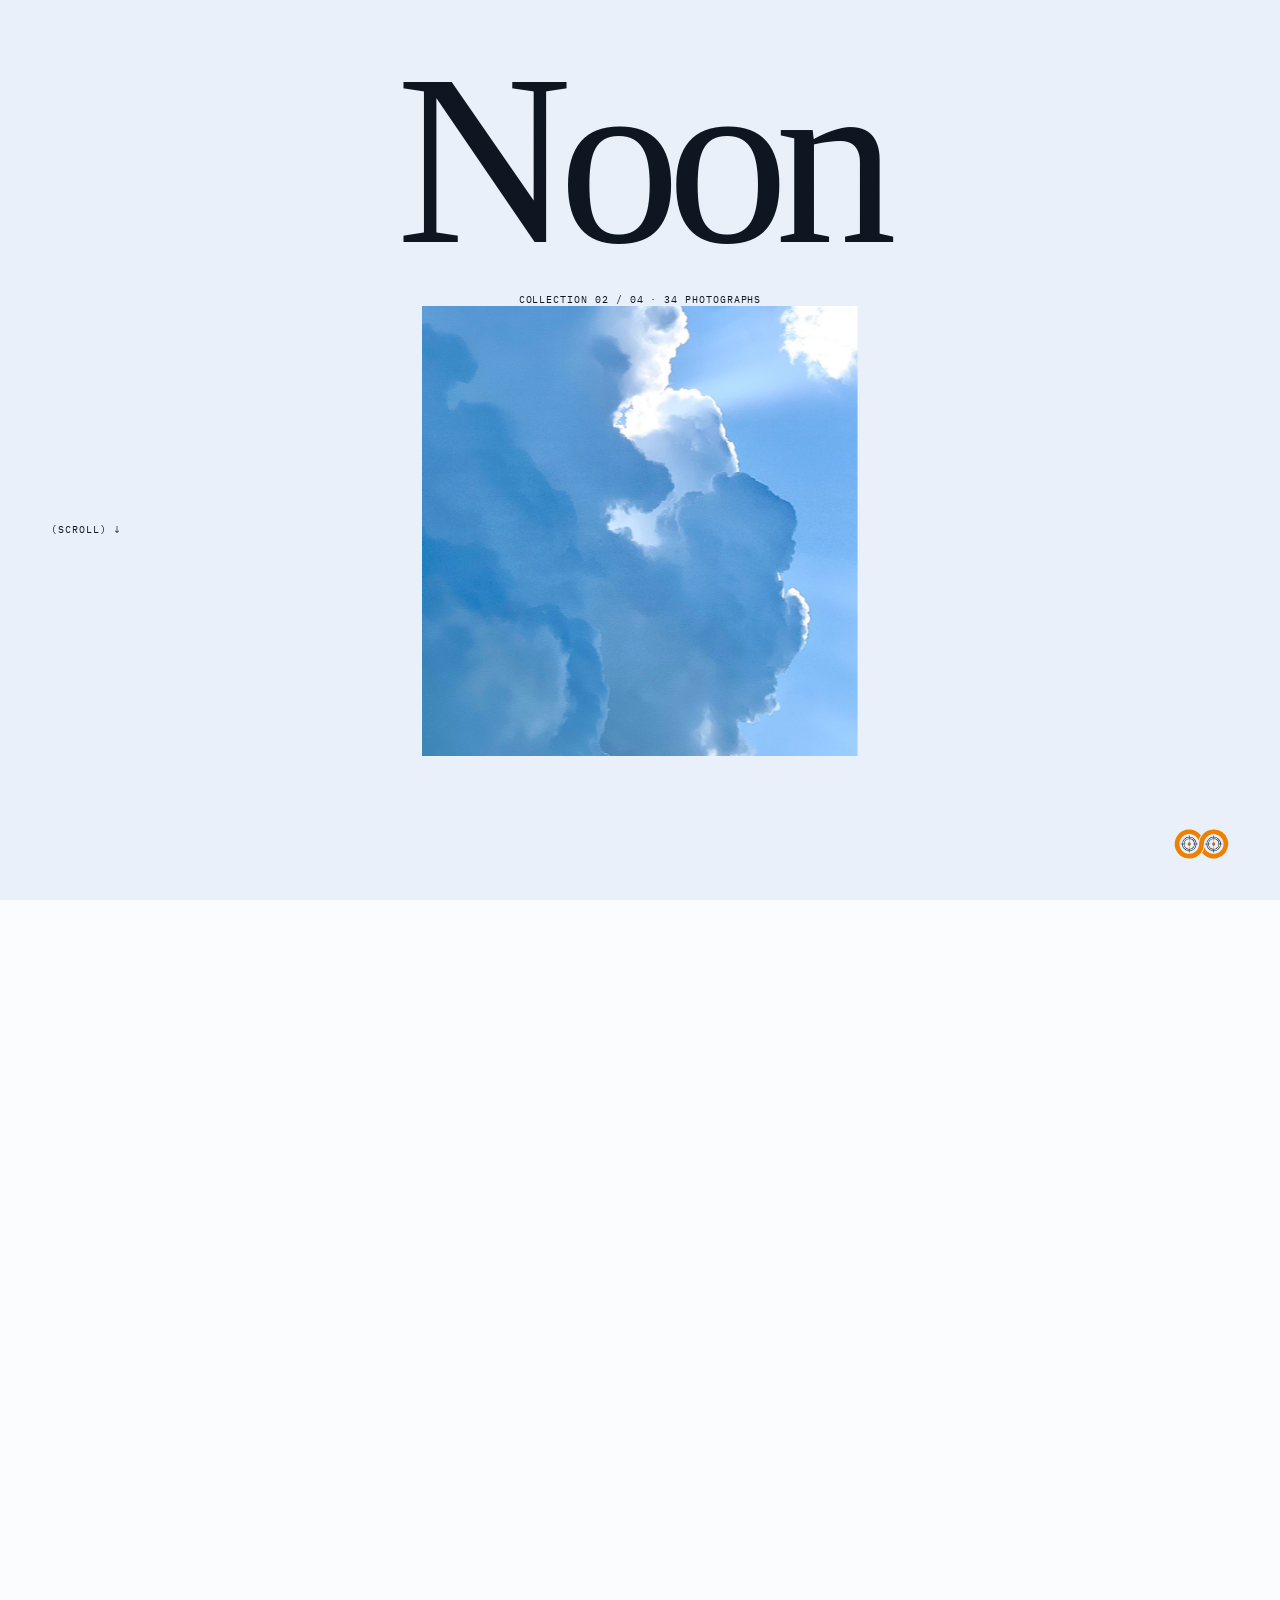
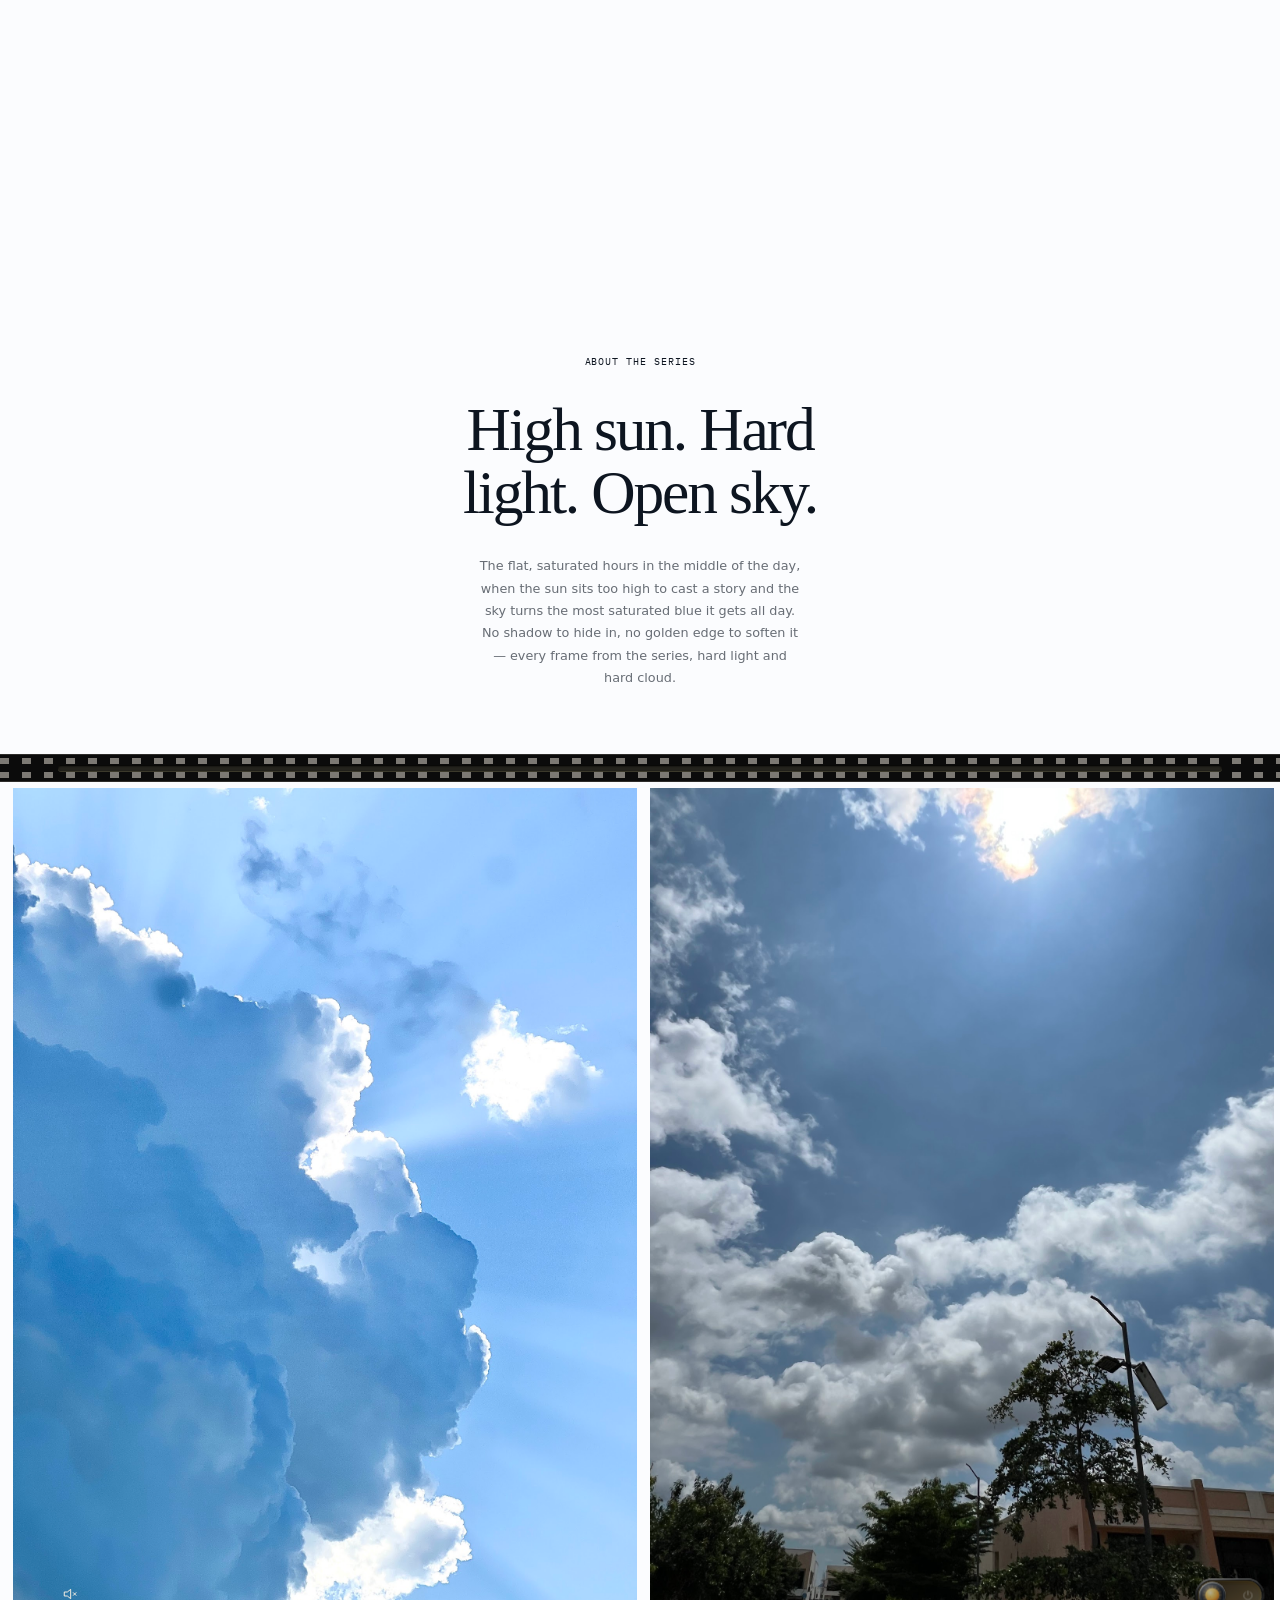
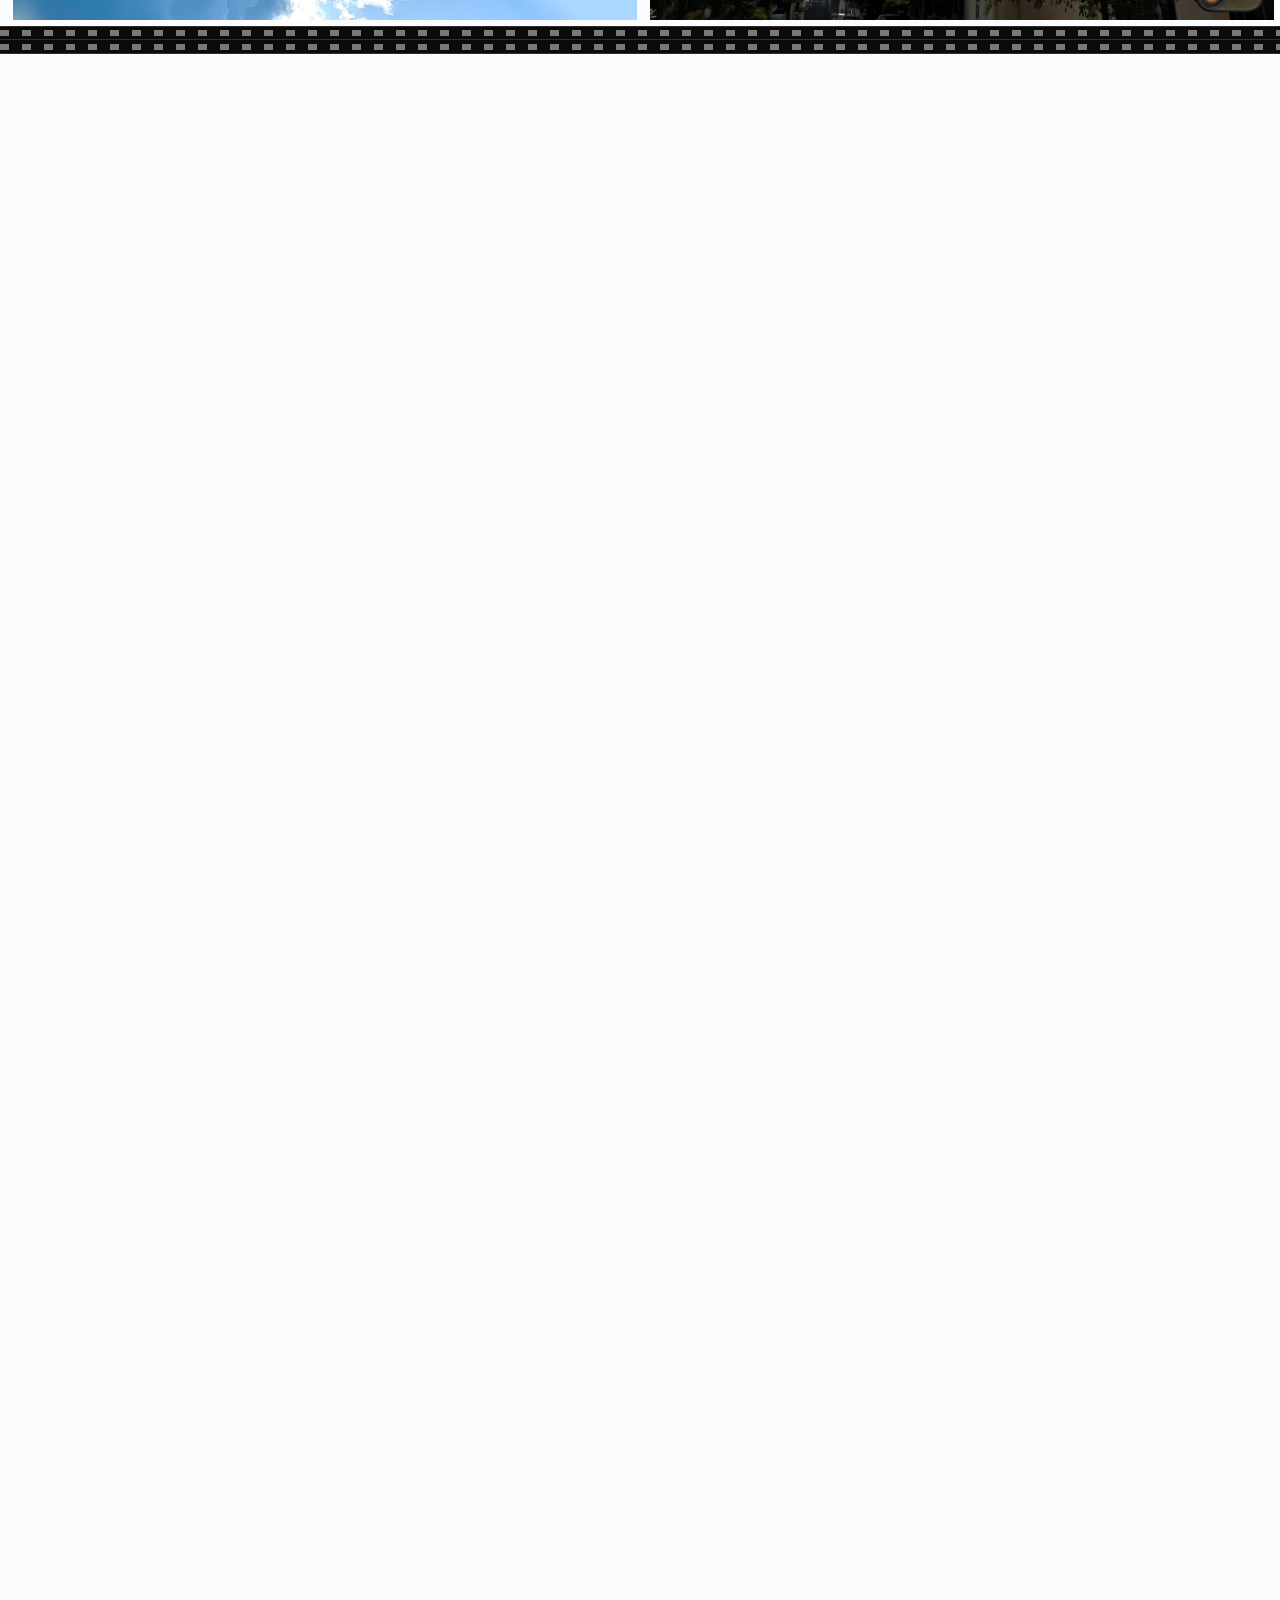
<file: noon.html>
<!DOCTYPE html>
<html lang="en">
<head>
<meta charset="UTF-8">
<meta name="viewport" content="width=device-width, initial-scale=1.0">
<title>Noon — The Great Shooter</title>
<meta name="description" content="Noon — a series of midday sky photographs by The Great Shooter.">
<link rel="preconnect" href="https://api.fontshare.com">
<link rel="preconnect" href="https://cdn.fontshare.com" crossorigin>
<link href="https://api.fontshare.com/v2/css?f[]=gambarino@400&f[]=manrope@300,400,500,600,700&display=swap" rel="stylesheet">
<link rel="icon" href="assets/logo/icon.svg" type="image/svg+xml">
<link rel="stylesheet" href="css/style.css?v=pointer-1">
<link rel="preconnect" href="https://fonts.googleapis.com">
<link rel="preconnect" href="https://fonts.gstatic.com" crossorigin>
<link rel="stylesheet" href="https://fonts.googleapis.com/css2?family=IBM+Plex+Mono:wght@400&display=swap">
<link rel="stylesheet" href="css/film-ui.css?v=film-slider-4">
<link rel="stylesheet" href="css/collection.css?v=element-switch-1">
<link rel="stylesheet" href="css/control-materials.css?v=elements-2">
<link rel="stylesheet" href="css/gallery-effects.css?v=element-switch-2">
<script src="js/film-nav.js" defer></script>
<script type="module" src="js/collection.js?v=element-switch-1"></script>
<meta name="referrer" content="no-referrer">
</head>
<body class="theme-noon collection-page" data-control-material="sun">
<script src="js/intro.js"></script>
<svg class="tgs-defs" aria-hidden="true" focusable="false" width="0" height="0" style="position:absolute"><symbol id="tgs-logo" viewBox="109.4 168 213.1 96"><path class="tgs-mark" d="M126.72,189.81v.77h-5.36v13.17h-3.43V190.58h-5.48v-3.07h12A2.3,2.3,0,0,1,126.72,189.81Z"/><path class="tgs-mark" d="M128,187.51h.56a2.3,2.3,0,0,1,2.3,2.3v3.09a3.44,3.44,0,0,1,1.15-.75,5.54,5.54,0,0,1,1.26-.32,8.16,8.16,0,0,1,1.51,0,7.64,7.64,0,0,1,1.63.32,5.3,5.3,0,0,1,1.11.57,3.61,3.61,0,0,1,1.45,2,6.88,6.88,0,0,1,.22,1.63v7.52h-3v-6.46a2.63,2.63,0,0,0-.67-2,2.45,2.45,0,0,0-1.93-.66,3.22,3.22,0,0,0-1.93.62,2.59,2.59,0,0,0-.95,2.07v6.44H128Z"/><path class="tgs-mark" d="M151.67,199h-8.49a2.57,2.57,0,0,0,.83,1.74,2.93,2.93,0,0,0,2.34.82,4.25,4.25,0,0,0,1.75-.31,3,3,0,0,0,.88-.64.8.8,0,0,1,.78-.19l2,.63a6.36,6.36,0,0,1-2.12,2.16,6.44,6.44,0,0,1-3.22.69,5.94,5.94,0,0,1-3-.63,6.17,6.17,0,0,1-2.13-2.05,5.82,5.82,0,0,1-.93-3.29,6.06,6.06,0,0,1,1.72-4.53,5.2,5.2,0,0,1,4-1.62,6,6,0,0,1,3.19.71,5,5,0,0,1,2.11,2.18,8.44,8.44,0,0,1,.73,3.83h0A.5.5,0,0,1,151.67,199Zm-2.29-2.08a2.74,2.74,0,0,0-.92-2,3.13,3.13,0,0,0-2.19-.77,3.28,3.28,0,0,0-2.22.8,2.56,2.56,0,0,0-.84,1.92Z"/><path class="tgs-type" d="M201,192.79a1.31,1.31,0,0,1,1.31,1.31h0a22.69,22.69,0,0,1-6.53,16.6,21.73,21.73,0,0,1-16.24,6.68A25,25,0,0,1,164.4,212a27.36,27.36,0,0,1-5.71-7.37q-2-3.92-2.22-10.68a18.36,18.36,0,0,1,1.92-8.91,33.27,33.27,0,0,1,2.56-4.27,29.31,29.31,0,0,1,3.13-3.52,22.17,22.17,0,0,1,7.13-4.66,26,26,0,0,1,9-1.54,20.46,20.46,0,0,1,12.22,3.59,23,23,0,0,1,8,10.21H190a15.32,15.32,0,0,0-4.53-3.68A13.86,13.86,0,0,0,179.7,180a13.1,13.1,0,0,0-9.7,4.16,15.06,15.06,0,0,0,.09,20.15,13.21,13.21,0,0,0,9.89,4.15,12.09,12.09,0,0,0,7.19-2.29,12.27,12.27,0,0,0,4.8-5.87H174.76V195a2.25,2.25,0,0,1,2.25-2.25Z"/><path class="tgs-type" d="M205.21,183.7h5.87a2.24,2.24,0,0,1,2.25,2.24V188a23.44,23.44,0,0,1,4.48-3.57,7.25,7.25,0,0,1,4.62-.81l3.31.7-2.31,5.74a1.59,1.59,0,0,1-2.36.74h0a8.25,8.25,0,0,0-3.4,0q-4.11,1.11-4.43,6.53v18.37a2.24,2.24,0,0,1-2.25,2.24h-5.78Z"/><path class="tgs-type" d="M257.73,203.89H233.38a7.55,7.55,0,0,0,2.38,5,8.47,8.47,0,0,0,6.72,2.33,11.93,11.93,0,0,0,5-.89,8.86,8.86,0,0,0,2.53-1.82,2.23,2.23,0,0,1,2.24-.55l5.84,1.81A18,18,0,0,1,252,216q-3.42,2-9.21,2a16.94,16.94,0,0,1-8.58-1.79,17.61,17.61,0,0,1-6.11-5.9,16.7,16.7,0,0,1-2.66-9.42q0-8.13,4.92-13a15.1,15.1,0,0,1,11.55-4.64,17.6,17.6,0,0,1,9.14,2,14.64,14.64,0,0,1,6,6.23q2.07,4,2.08,11h0A1.44,1.44,0,0,1,257.73,203.89Zm-6.58-6a7.77,7.77,0,0,0-2.61-5.59,9,9,0,0,0-6.3-2.2,9.37,9.37,0,0,0-6.34,2.29,7.31,7.31,0,0,0-2.43,5.5Z"/><path class="tgs-type" d="M262,201.28a16.78,16.78,0,0,1,4.51-12.06q4.5-4.72,12.15-4.73,6.66.22,9.89,3.45V186.5a2.24,2.24,0,0,1,2.25-2.24h5.72v33.49h-5.54a2.25,2.25,0,0,1-2.25-2.25v-1.06a15.52,15.52,0,0,1-3.75,2.4,17.88,17.88,0,0,1-6.32,1q-7,0-11.34-3.92A16.38,16.38,0,0,1,262,201.28Zm10.92,7.19q2.39,2.15,7.18,2.28a9.84,9.84,0,0,0,6-2.59,9.49,9.49,0,0,0,2.55-6.27,10,10,0,0,0-1.54-6.44,9.53,9.53,0,0,0-8-3.73,10.57,10.57,0,0,0-6.9,2.94,10.46,10.46,0,0,0,.65,13.81Z"/><path class="tgs-type" d="M304.45,174.6l4.65-2.28a2.25,2.25,0,0,1,3.24,2v9.22l5,0a2.24,2.24,0,0,1,2.23,2.26l0,3.17a2.24,2.24,0,0,1-2.25,2.23h-4.94v13.86c-.07,2.61.42,4.4,1.44,5.36a9.17,9.17,0,0,0,4.34,2.05h0a1.62,1.62,0,0,1,1,2.29l-2.65,5.27-3-.89a14.19,14.19,0,0,1-6.2-3.87,11.42,11.42,0,0,1-2.33-4.15,19.85,19.85,0,0,1-.52-5.08V191.53l-4.76.05v-8.07l4.76.05Z"/><path class="tgs-type" d="M151.65,213.69h1.56a6.35,6.35,0,0,1,6.35,6.35v8.53a9.81,9.81,0,0,1,3.17-2.07,15.25,15.25,0,0,1,3.49-.87,21.62,21.62,0,0,1,4.18-.12,20.3,20.3,0,0,1,4.5.9A13.8,13.8,0,0,1,178,228a9.86,9.86,0,0,1,2.49,2.42A10,10,0,0,1,182,233.5a20.18,20.18,0,0,1,.61,4.52v20.77H174.4V240.94a7.27,7.27,0,0,0-1.84-5.55,6.76,6.76,0,0,0-5.35-1.83,8.85,8.85,0,0,0-5.33,1.71c-1.57,1.14-2.45,3-2.63,5.71v17.81h-7.6Z"/><path class="tgs-type" d="M112.45,252.18l.66-.62a10.6,10.6,0,0,1,12-1.54l.07,0a11.49,11.49,0,0,0,3.37.85,15.9,15.9,0,0,0,2.25.16,18.92,18.92,0,0,0,5.94-1.08q3.42-1.62,3.64-4.41,0-3.15-4.23-4.77l-10.56-2.15a21.2,21.2,0,0,1-9.27-4.37,12.25,12.25,0,0,1-2.38-3.35,8.84,8.84,0,0,1-.81-3.8,11.59,11.59,0,0,1,4.81-9.75q5-3.69,13.09-3.69a34.1,34.1,0,0,1,8.25,1.1,31.32,31.32,0,0,1,10,5.15l-2.07,1.6a8.43,8.43,0,0,1-8.65,1l0,0a20.12,20.12,0,0,0-6.77-1.44,14.44,14.44,0,0,0-7.08,1.44,3.88,3.88,0,0,0-2.14,4.23q.22,3.83,8.82,4.81a56.3,56.3,0,0,1,9.19,1.78,17.19,17.19,0,0,1,5.69,3.35,9.63,9.63,0,0,1,3.1,7.24A13,13,0,0,1,144,254.74q-5.25,4-14.12,4a23.58,23.58,0,0,1-9.71-1.8,36.53,36.53,0,0,1-5.46-2.81C114,253.61,113.29,253,112.45,252.18Z"/><path class="tgs-type" d="M299.77,225.92h5.65a2.17,2.17,0,0,1,2.17,2.17v2a22.22,22.22,0,0,1,4.32-3.44,7,7,0,0,1,4.45-.78l3.19.67-2.22,5.54a1.54,1.54,0,0,1-2.27.71h0a8.06,8.06,0,0,0-3.29,0c-2.63.71-4.06,2.81-4.27,6.29v17.71a2.17,2.17,0,0,1-2.17,2.16h-5.56Z"/><path class="tgs-type" d="M294.7,245.39H271.22a7.25,7.25,0,0,0,2.3,4.81,8.13,8.13,0,0,0,6.47,2.25,11.54,11.54,0,0,0,4.84-.85,8.6,8.6,0,0,0,2.43-1.76,2.15,2.15,0,0,1,2.16-.53l5.64,1.75a17.49,17.49,0,0,1-5.87,5.95,17.68,17.68,0,0,1-8.88,1.91,16.38,16.38,0,0,1-8.28-1.73,17,17,0,0,1-5.89-5.68,16.07,16.07,0,0,1-2.56-9.09q0-7.81,4.74-12.52a14.56,14.56,0,0,1,11.13-4.47,17,17,0,0,1,8.82,2,14.12,14.12,0,0,1,5.82,6q2,3.89,2,10.59h0A1.39,1.39,0,0,1,294.7,245.39Zm-6.34-5.76a7.54,7.54,0,0,0-2.52-5.39,8.7,8.7,0,0,0-6.07-2.11,9,9,0,0,0-6.12,2.2,7.06,7.06,0,0,0-2.34,5.3Z"/><path class="tgs-mark" d="M213.41,232.73a16.48,16.48,0,0,0-1.61,2.86,18.07,18.07,0,0,0-1,3.09c-.08-.05-.08-.12-.11-.17a10.76,10.76,0,0,0-8-6.7,10.38,10.38,0,0,0-8.33,1.67,10.66,10.66,0,0,0-4.67,7.2A10.94,10.94,0,0,0,197.16,253a11,11,0,0,0,14-8.13,10.15,10.15,0,0,0,.24-2.05,17,17,0,0,1,.18-2.57,15.56,15.56,0,0,1,2-5.69,16.21,16.21,0,0,1,8.9-7.34,15.79,15.79,0,0,1,6-.83,16.24,16.24,0,0,1,14.19,10,15.75,15.75,0,0,1,1.24,6.94,16.24,16.24,0,0,1-12.58,15.1,15.49,15.49,0,0,1-5.08.33,16.27,16.27,0,0,1-10.62-5.29,9.7,9.7,0,0,1-.85-1,17.24,17.24,0,0,0,2.63-6c.09,0,.1.15.13.22a10.9,10.9,0,0,0,2.71,4,11.11,11.11,0,0,0,5.58,2.78,11,11,0,0,0,12.38-7.76,9.9,9.9,0,0,0,.44-2.9,11,11,0,0,0-9.35-11,10.24,10.24,0,0,0-6.05.85,10.8,10.8,0,0,0-6.18,7.39,12.2,12.2,0,0,0-.33,2.77,15.61,15.61,0,0,1-1.83,7.33,16.15,16.15,0,0,1-10.75,8.3,15.49,15.49,0,0,1-4.4.38,16.25,16.25,0,0,1-14.17-9.8,16.71,16.71,0,0,1-1.23-4.66,16.15,16.15,0,0,1,.08-4,15.74,15.74,0,0,1,2.61-6.76,16.1,16.1,0,0,1,9.53-6.7,15.67,15.67,0,0,1,5.15-.43,16.16,16.16,0,0,1,11.47,6l.18.23S213.38,232.69,213.41,232.73Z"/><circle class="tgs-mark" cx="200.43" cy="242.53" r="1.56"/><path class="tgs-type" d="M200.71,250.56c0,.25,0,.5,0,.74l0,.72a4.51,4.51,0,0,1-.64,0,3.85,3.85,0,0,1,0-.48c0-.17,0-.33,0-.49s0-.32,0-.5H200a7.85,7.85,0,0,1-3.79-1.21,8.14,8.14,0,0,1-3.45-4.54,6.66,6.66,0,0,1-.26-1.33c0-.18,0-.37,0-.55a.31.31,0,0,1,0-.1h-.08l-.53,0-.8,0H191a2.74,2.74,0,0,1,0-.64c.24,0,.48,0,.72,0l.74,0a8,8,0,0,1,7.74-7.73c0-.51,0-1-.06-1.5a3.43,3.43,0,0,1,.65,0s0,.05,0,.08l0,.72,0,.62v.08l.8.08a6.86,6.86,0,0,1,.79.14,7.49,7.49,0,0,1,.77.23,6.74,6.74,0,0,1,.74.3c.24.12.48.24.71.38a6.88,6.88,0,0,1,.66.44,7.79,7.79,0,0,1,.63.51,7.4,7.4,0,0,1,.56.56c.18.2.35.41.51.62s.31.44.45.67.26.47.37.71.21.49.3.74.16.51.23.77a5.24,5.24,0,0,1,.15.79c0,.26.05.53.08.8l.72,0,.73,0c0,.07,0,.14,0,.21v.43h-.08l-.79,0-.54,0h-.07a8,8,0,0,1-7.75,7.74Zm-5.81-7.85a5.21,5.21,0,0,0,.68,2.51,5.67,5.67,0,0,0,2.57,2.39,5.18,5.18,0,0,0,2.14.48V248l0-.52c0-.42,0-.84.05-1.25,0-.68,0-1.36,0-2,0,0,0-.06,0-.09h-.06a1.35,1.35,0,0,1-.56-.17,1.53,1.53,0,0,1-.85-1.24s0-.05,0-.09H197.8l-1.38,0-1.22.05Zm7.12-.08a1.6,1.6,0,0,1-1.48,1.5.28.28,0,0,0,0,.09v.29c0,1,0,1.89,0,2.83,0,.23,0,.47,0,.7,0,0,0,0,0,.07l.5,0a5.93,5.93,0,0,0,1.09-.25,5.63,5.63,0,0,0,2.42-1.63,5.26,5.26,0,0,0,1.1-1.92,5.16,5.16,0,0,0,.27-1.47v-.09C204.67,242.62,203.35,242.62,202,242.63Zm-7.13-.25.17,0,.74,0,1,0h2a1.6,1.6,0,0,1,.46-1,1.57,1.57,0,0,1,1-.47.38.38,0,0,0,0-.1c0-.89,0-1.78,0-2.68,0-.37,0-.74-.05-1.12,0,0,0,0,0-.06a5.37,5.37,0,0,0-3.63,1.49A5.6,5.6,0,0,0,194.89,242.38Zm5.64-1.42a3.75,3.75,0,0,1,.39.09,2.21,2.21,0,0,1,.35.16,1.33,1.33,0,0,1,.3.23,1.19,1.19,0,0,1,.23.31,3.68,3.68,0,0,1,.15.35c0,.12.05.25.08.38h.47c.76,0,1.52,0,2.27,0l1.16-.05H206a.08.08,0,0,0,0,0,5.82,5.82,0,0,0-.2-1.25,5.54,5.54,0,0,0-5.07-4.09s-.07,0-.11,0C200.53,238.33,200.51,239.64,200.53,241Zm-6.24,1.78c-.1,0-1.12,0-1.21,0v.12a9.3,9.3,0,0,0,.13,1.06,7.28,7.28,0,0,0,2.24,4,7.5,7.5,0,0,0,2.74,1.6,6.43,6.43,0,0,0,1.3.29c.22,0,.44,0,.67.06h.05c0-.1.06-1.11,0-1.18a6.21,6.21,0,0,1-6-6Zm12.31,0v.06a5.82,5.82,0,0,1-.07.73,6.15,6.15,0,0,1-.75,2.1,6.21,6.21,0,0,1-2.22,2.22,6.07,6.07,0,0,1-2.71.85h-.21v.3c0,.1,0,.2,0,.3s0,.19,0,.28a1.51,1.51,0,0,0,0,.3h.07l.38,0a6.43,6.43,0,0,0,1.31-.24,7.45,7.45,0,0,0,2.83-1.54,7.29,7.29,0,0,0,2.29-3.62,6.9,6.9,0,0,0,.24-1.63v-.05A12,12,0,0,0,206.6,242.74Zm-6.39-7.54a7,7,0,0,0-2.27.44,7.34,7.34,0,0,0-2.89,1.92,7.19,7.19,0,0,0-1.7,3,6.84,6.84,0,0,0-.25,1.72l.59,0c.2,0,.4,0,.6,0a6.19,6.19,0,0,1,6-6C200.24,236,200.23,235.6,200.21,235.2Zm.43,1.19h.07a5.53,5.53,0,0,1,.7.07,6.15,6.15,0,0,1,5.17,5.63l0,.26,1.2-.05a7.14,7.14,0,0,0-.54-2.51,7.24,7.24,0,0,0-2-2.79,7.43,7.43,0,0,0-3.26-1.65,5.9,5.9,0,0,0-1.34-.14Zm-.28,4.77a1.37,1.37,0,0,0-1.29,1.31h1.07a.37.37,0,0,1,.22-.22Zm0,1.71-.14-.11a.73.73,0,0,1-.09-.13c-.16,0-1,0-1.07,0s0,0,0,.05a1.42,1.42,0,0,0,1.17,1.25h.13Zm1.47-.4s0,0,0,0,0-.09,0-.13a1.26,1.26,0,0,0-.34-.69,1.43,1.43,0,0,0-.81-.45h-.14v1.09a.37.37,0,0,1,.22.22Zm0,.17a9.54,9.54,0,0,0-1.07,0l-.09.13-.13.09c0,.15,0,1,0,1.08A1.36,1.36,0,0,0,201.83,242.64Z"/><circle class="tgs-mark" cx="227.62" cy="242.53" r="1.56"/><path class="tgs-type" d="M227.91,250.56c0,.25,0,.5,0,.74l0,.72a4.48,4.48,0,0,1-.64,0c0-.16,0-.32,0-.48s0-.33,0-.49a4.1,4.1,0,0,0,0-.5h-.2a7.89,7.89,0,0,1-3.79-1.21,8.14,8.14,0,0,1-3.45-4.54,7.45,7.45,0,0,1-.26-1.33c0-.18,0-.37,0-.55,0,0,0-.06,0-.1h-.07l-.54,0-.8,0h-.06a2.74,2.74,0,0,1,0-.64c.24,0,.48,0,.72,0l.74,0a8,8,0,0,1,7.74-7.73c0-.51,0-1-.06-1.5a3.45,3.45,0,0,1,.65,0,.22.22,0,0,1,0,.08l0,.72,0,.62v.08l.8.08a7,7,0,0,1,1.56.37,6.74,6.74,0,0,1,.74.3c.24.12.48.24.71.38a7,7,0,0,1,.67.44c.21.16.42.33.62.51a6,6,0,0,1,.57.56c.18.2.34.41.5.62s.31.44.45.67.26.47.37.71a6.74,6.74,0,0,1,.3.74c.09.25.16.51.23.77a5.24,5.24,0,0,1,.15.79c0,.26,0,.53.08.8l.72,0,.73,0a.38.38,0,0,1,0,.21v.43h-.07l-.8,0-.54,0h-.06a8.06,8.06,0,0,1-7.75,7.74Zm-5.81-7.85a5.19,5.19,0,0,0,.67,2.51,5.67,5.67,0,0,0,2.57,2.39,5.21,5.21,0,0,0,2.14.48s0,0,0-.06,0-.35,0-.52c0-.42,0-.84.05-1.25,0-.68,0-1.36,0-2a.28.28,0,0,0,0-.09h-.06a1.35,1.35,0,0,1-.56-.17,1.53,1.53,0,0,1-.85-1.24.37.37,0,0,0,0-.09H225l-1.38,0-1.22.05Zm7.11-.08a1.6,1.6,0,0,1-.45,1,1.62,1.62,0,0,1-1,.47s0,.06,0,.09v.29c0,1,0,1.89.05,2.83l0,.7a.25.25,0,0,0,0,.07l.49,0a5.75,5.75,0,0,0,1.09-.25,5.57,5.57,0,0,0,2.42-1.63,5.43,5.43,0,0,0,1.11-1.92,5.53,5.53,0,0,0,.26-1.47.27.27,0,0,0,0-.09C231.86,242.62,230.54,242.62,229.21,242.63Zm-7.12-.25.16,0,.74,0,1,0h2a1.6,1.6,0,0,1,.46-1,1.57,1.57,0,0,1,1-.47v-.1c0-.89,0-1.78,0-2.68,0-.37,0-.74-.05-1.12,0,0,0,0,0-.06a5.35,5.35,0,0,0-3.62,1.49A5.56,5.56,0,0,0,222.09,242.38Zm5.64-1.42c.13,0,.26,0,.38.09a2.21,2.21,0,0,1,.35.16,1.14,1.14,0,0,1,.3.23,1.19,1.19,0,0,1,.23.31,2.17,2.17,0,0,1,.15.35,2.33,2.33,0,0,1,.08.38h.47c.76,0,1.52,0,2.28,0l1.15-.05h.07v0a5.82,5.82,0,0,0-.2-1.25,5.54,5.54,0,0,0-5.07-4.09.15.15,0,0,0-.11,0C227.73,238.33,227.7,239.64,227.73,241Zm-6.24,1.78a12,12,0,0,0-1.21,0,.48.48,0,0,0,0,.12,7.48,7.48,0,0,0,.12,1.06,7.28,7.28,0,0,0,2.24,4,7.5,7.5,0,0,0,2.74,1.6,6.43,6.43,0,0,0,1.3.29c.22,0,.44,0,.67.06h.05c0-.1.06-1.11,0-1.18a6.09,6.09,0,0,1-4.15-1.81A6,6,0,0,1,221.49,242.74Zm12.31,0a.13.13,0,0,0,0,.06,5.82,5.82,0,0,1-.07.73,6.15,6.15,0,0,1-.75,2.1,6.21,6.21,0,0,1-2.22,2.22,6,6,0,0,1-2.71.85h-.21v.3c0,.1,0,.2,0,.3a2.62,2.62,0,0,0,0,.28c0,.1,0,.2,0,.3H228l.37,0a6.53,6.53,0,0,0,1.32-.24,7.52,7.52,0,0,0,2.83-1.54,7.34,7.34,0,0,0,2.28-3.62,7.47,7.47,0,0,0,.25-1.63.43.43,0,0,1,0-.05A11.91,11.91,0,0,0,233.8,242.74Zm-6.4-7.54a7,7,0,0,0-2.27.44,7.41,7.41,0,0,0-4.59,5,6.84,6.84,0,0,0-.25,1.72l.59,0c.2,0,.4,0,.61,0a6.18,6.18,0,0,1,6-6C227.43,236,227.43,235.6,227.4,235.2Zm.43,1.19h.07a5.69,5.69,0,0,1,.71.07,6.17,6.17,0,0,1,5.17,5.63,2.46,2.46,0,0,0,0,.26l1.2-.05a7.39,7.39,0,0,0-5.78-6.95,5.9,5.9,0,0,0-1.34-.14Zm-.27,4.77a1.36,1.36,0,0,0-1.29,1.31h1.07a.37.37,0,0,1,.22-.22Zm0,1.71a.57.57,0,0,1-.14-.11.45.45,0,0,1-.1-.13c-.16,0-1,0-1.07,0v.05a1.42,1.42,0,0,0,1.17,1.25h.14Zm1.46-.4s0,0,0,0,0-.09,0-.13a1.34,1.34,0,0,0-.35-.69,1.4,1.4,0,0,0-.8-.45h-.14c0,.36,0,.72,0,1.09a.39.39,0,0,1,.23.22Zm0,.17a9.54,9.54,0,0,0-1.07,0,1,1,0,0,1-.09.13l-.13.09a9.52,9.52,0,0,0,0,1.08A1.36,1.36,0,0,0,229,242.64Z"/><path class="tgs-type" d="M248.63,220l4.47-2.2a2.17,2.17,0,0,1,3.13,1.95v6l4.8,0a2.16,2.16,0,0,1,2.16,2.18l0,3.05a2.17,2.17,0,0,1-2.17,2.16h-4.77v13.36c-.06,2.52.41,4.25,1.39,5.18a8.82,8.82,0,0,0,4.19,2h0a1.56,1.56,0,0,1,1,2.21L260.23,261l-2.88-.85a13.84,13.84,0,0,1-6-3.74,11.22,11.22,0,0,1-2.25-4,19.57,19.57,0,0,1-.49-4.9v-14l-4.59,0v-7.78l4.59.05Z"/></symbol><symbol id="tgs-icon" viewBox="95.4 149.1 241.2 133.9"><path class="tgs-mark" d="M213.38,177.35A66.13,66.13,0,0,0,207,188.62,72.65,72.65,0,0,0,203,200.81c-.31-.19-.33-.47-.42-.68-6-14.19-16.5-23.1-31.46-26.39-11.79-2.6-22.87-.25-32.86,6.55a42,42,0,0,0-18.38,28.38A43.37,43.37,0,0,0,166.39,259a43.58,43.58,0,0,0,38.22-34,39.1,39.1,0,0,0,.93-8.08,72.65,72.65,0,0,1,.71-10.1A61.35,61.35,0,0,1,214,184.39a63.92,63.92,0,0,1,35.09-28.94,62.25,62.25,0,0,1,23.57-3.27,64.12,64.12,0,0,1,56,39.25,62.17,62.17,0,0,1,4.86,27.35,64,64,0,0,1-49.59,59.52,61.38,61.38,0,0,1-20,1.31c-16.61-1.6-30.49-8.73-41.85-20.87a37,37,0,0,1-3.34-4A68.06,68.06,0,0,0,229,231.13c.39.19.4.57.51.85a43.29,43.29,0,0,0,32.71,26.56C283.68,262.45,305,249,311.07,228a40.52,40.52,0,0,0,1.72-11.45c-.08-11.69-3.93-21.93-12.11-30.4a43,43,0,0,0-24.77-12.85,40.48,40.48,0,0,0-23.85,3.35c-12.63,5.9-20.85,15.57-24.35,29.13a45.7,45.7,0,0,0-1.29,10.93,61.73,61.73,0,0,1-7.24,28.9c-9.26,17.15-23.47,28-42.37,32.73a61,61,0,0,1-17.36,1.5,64.08,64.08,0,0,1-55.86-38.63,65.85,65.85,0,0,1-4.83-18.37,62.91,62.91,0,0,1,.31-15.75,62.18,62.18,0,0,1,10.28-26.63A63.37,63.37,0,0,1,146.92,154a60.68,60.68,0,0,1,20.31-1.72c18.44,1.5,33.39,9.67,45.21,23.77.26.3.49.62.73.94A2.76,2.76,0,0,1,213.38,177.35Z"/><circle class="tgs-mark" cx="162.23" cy="216" r="6.16"/><path class="tgs-type" d="M163.34,247.65c0,1,.07,1.94.1,2.9s.08,1.91.13,2.85a13.34,13.34,0,0,1-2.53,0c0-.62.05-1.25.06-1.88s.06-1.29.09-1.94.1-1.26.07-1.93c-.27,0-.52-.06-.77-.07a31.09,31.09,0,0,1-14.94-4.75,31.59,31.59,0,0,1-7.83-6.93,31,31,0,0,1-5.78-11,28.25,28.25,0,0,1-1-5.24c-.07-.72-.11-1.45-.17-2.18,0-.12,0-.24,0-.38s-.2,0-.29,0l-2.1.11-3.16.13a1.6,1.6,0,0,1-.23,0,9.88,9.88,0,0,1,0-2.49c1,0,1.9.06,2.85.09l2.91.11a31.72,31.72,0,0,1,30.54-30.51c-.07-2-.19-3.94-.25-5.88a11.89,11.89,0,0,1,2.56,0,1.45,1.45,0,0,1,0,.3l-.12,2.83c0,.83-.08,1.65-.11,2.47,0,.1,0,.19,0,.3,1.06.1,2.11.19,3.15.31a23.58,23.58,0,0,1,3.11.56,31.82,31.82,0,0,1,6,2.08c.94.48,1.88.95,2.79,1.49s1.78,1.13,2.63,1.75a31.28,31.28,0,0,1,2.45,2c.78.71,1.54,1.45,2.25,2.23a31.28,31.28,0,0,1,2,2.45,29.37,29.37,0,0,1,1.76,2.63,29.68,29.68,0,0,1,1.47,2.79c.45,1,.84,1.94,1.19,2.93s.63,2,.9,3a20.63,20.63,0,0,1,.58,3.1c.12,1.05.21,2.1.32,3.18.94,0,1.89-.07,2.85-.1l2.88-.14a2.2,2.2,0,0,1,.07.84c0,.27,0,.54,0,.81v.87a1.18,1.18,0,0,1-.3,0l-3.12-.13-2.14-.11-.26,0a31.74,31.74,0,0,1-30.55,30.54Zm-22.9-31a20.6,20.6,0,0,0,2.65,9.92A22.1,22.1,0,0,0,153.24,236a20.35,20.35,0,0,0,8.42,1.92l0-.23.09-2.07c.07-1.65.17-3.29.19-4.94,0-2.67,0-5.35,0-8,0-.11,0-.23,0-.35l-.23,0a5.69,5.69,0,0,1-2.24-.66,6.15,6.15,0,0,1-3.34-4.92,2.83,2.83,0,0,0-.07-.33h-4.23c-1.82,0-3.63,0-5.44.06-1.6,0-3.21.13-4.81.19Zm28.05-.32a6.27,6.27,0,0,1-5.85,5.93c0,.13,0,.23,0,.33v1.18c0,3.72,0,7.43.17,11.15.06.91.1,1.83.14,2.75,0,.09,0,.17.06.29.67-.05,1.32-.08,2-.16a21.23,21.23,0,0,0,4.29-1,22.45,22.45,0,0,0,9.56-6.39,21.49,21.49,0,0,0,4.34-7.58,20.77,20.77,0,0,0,1.06-5.8c0-.11,0-.23,0-.36C178.94,216.32,173.73,216.32,168.49,216.36Zm-28.09-1,.66.05c1,0,1.94.07,2.91.12,1.37.06,2.73.17,4.09.19,2.55,0,5.11,0,7.66,0l.38,0a6.29,6.29,0,0,1,5.86-5.92c0-.14,0-.26,0-.37,0-3.53.07-7.06-.14-10.58-.09-1.47-.13-2.94-.19-4.42a1.09,1.09,0,0,0,0-.26,21.27,21.27,0,0,0-14.28,5.9A22,22,0,0,0,140.4,215.41Zm22.23-5.63a14.62,14.62,0,0,1,1.51.35,9.69,9.69,0,0,1,1.4.63,4.74,4.74,0,0,1,1.16.94,4.59,4.59,0,0,1,.91,1.19,10.22,10.22,0,0,1,.61,1.4,13.06,13.06,0,0,1,.31,1.49h1.86c3,0,6,.05,9-.14,1.51-.09,3-.13,4.54-.19a2.61,2.61,0,0,0,.27-.06,1.24,1.24,0,0,0,0-.18,24,24,0,0,0-.78-4.91,21.8,21.8,0,0,0-20-16.12c-.14,0-.29-.05-.43.06C162.63,199.42,162.55,204.6,162.63,209.78Zm-24.6,7a41.56,41.56,0,0,0-4.77.22c0,.15,0,.31,0,.47a28.88,28.88,0,0,0,.5,4.14,28.56,28.56,0,0,0,8.83,15.7,29.2,29.2,0,0,0,10.79,6.32,27.38,27.38,0,0,0,5.13,1.15c.87.11,1.75.15,2.63.22a.83.83,0,0,0,.22,0c.08-.38.23-4.38.17-4.65a24.11,24.11,0,0,1-16.35-7.14A23.69,23.69,0,0,1,138,216.81Zm48.53,0c0,.1,0,.18,0,.26a21.13,21.13,0,0,1-.27,2.86,23.58,23.58,0,0,1-3,8.27,24.59,24.59,0,0,1-8.75,8.77,23.64,23.64,0,0,1-10.69,3.33l-.82.07c0,.42,0,.79,0,1.17s0,.78,0,1.17l.06,1.13a5.92,5.92,0,0,0,.09,1.18l.29,0,1.49-.1a27.39,27.39,0,0,0,5.17-1,29.37,29.37,0,0,0,11.16-6.06,28.76,28.76,0,0,0,9-14.29,28.21,28.21,0,0,0,1-6.4,1.46,1.46,0,0,0,0-.22C191,216.91,187,216.74,186.56,216.8Zm-25.23-29.71a28.24,28.24,0,0,0-8.94,1.71,29.22,29.22,0,0,0-18.09,19.54,26.68,26.68,0,0,0-1,6.78c.77,0,1.55.08,2.33.1a21,21,0,0,0,2.38.07,24.43,24.43,0,0,1,23.52-23.51C161.47,190.21,161.45,188.66,161.33,187.09Zm1.72,4.68.27,0c.93.07,1.86.14,2.78.29a24.3,24.3,0,0,1,20.38,22.19c0,.34.06.67.09,1,1.59,0,3.15-.13,4.73-.21a28.06,28.06,0,0,0-2.1-9.89,28.6,28.6,0,0,0-7.82-11,29.13,29.13,0,0,0-12.85-6.5,22.74,22.74,0,0,0-5.28-.58ZM162,210.6c-2.76-.09-5.32,2.93-5.08,5.16h4.21a1.53,1.53,0,0,1,.87-.89Zm0,6.72a4.62,4.62,0,0,1-.55-.41,3.77,3.77,0,0,1-.37-.52,38.81,38.81,0,0,0-4.22,0,.59.59,0,0,0,0,.19,5.62,5.62,0,0,0,4.62,4.92,3.12,3.12,0,0,0,.53,0Zm5.78-1.56c0-.08,0-.14,0-.19s0-.32-.05-.48a5.29,5.29,0,0,0-1.37-2.75,5.36,5.36,0,0,0-3.17-1.74,4.29,4.29,0,0,0-.55,0c0,1.46,0,2.87,0,4.31a1.49,1.49,0,0,1,.88.89Zm0,.64a37.34,37.34,0,0,0-4.24,0,3.16,3.16,0,0,1-.35.5,3.75,3.75,0,0,1-.51.38,42.28,42.28,0,0,0,0,4.24A5.38,5.38,0,0,0,167.75,216.4Z"/><circle class="tgs-mark" cx="269.43" cy="216" r="6.16"/><path class="tgs-type" d="M270.55,247.65c0,1,.07,1.94.1,2.9s.08,1.91.12,2.85a13.34,13.34,0,0,1-2.53,0c-.05-.62.06-1.25.07-1.88s.05-1.29.08-1.94.1-1.26.08-1.93c-.28,0-.53-.06-.78-.07a31.12,31.12,0,0,1-14.94-4.75,31.54,31.54,0,0,1-7.82-6.93,30.83,30.83,0,0,1-5.78-11,29.11,29.11,0,0,1-1-5.24c-.07-.72-.11-1.45-.16-2.18,0-.12,0-.24,0-.38s-.19,0-.28,0l-2.11.11-3.16.13a1.6,1.6,0,0,1-.23,0,9.88,9.88,0,0,1,0-2.49c.95,0,1.9.06,2.86.09l2.9.11a31.74,31.74,0,0,1,30.54-30.51c-.07-2-.19-3.94-.24-5.88a11.87,11.87,0,0,1,2.56,0,2.77,2.77,0,0,1,0,.3c0,.94-.09,1.89-.13,2.83s-.08,1.65-.11,2.47a1.56,1.56,0,0,0,0,.3c1.05.1,2.1.19,3.14.31a23.58,23.58,0,0,1,3.11.56,26.92,26.92,0,0,1,3,.89,27.47,27.47,0,0,1,2.92,1.19c.94.48,1.89.95,2.79,1.49s1.78,1.13,2.63,1.75a31.54,31.54,0,0,1,8.45,9.3c.54.9,1,1.84,1.48,2.79s.84,1.94,1.18,2.93.63,2,.91,3a21.94,21.94,0,0,1,.57,3.1c.12,1.05.21,2.1.32,3.18.95,0,1.9-.07,2.85-.1l2.89-.14a2,2,0,0,1,.06.84c0,.27,0,.54,0,.81v.87a1.17,1.17,0,0,1-.29,0l-3.12-.13-2.15-.11-.26,0a31.74,31.74,0,0,1-30.54,30.54Zm-22.91-31a20.72,20.72,0,0,0,2.65,9.92A22.2,22.2,0,0,0,260.44,236a20.35,20.35,0,0,0,8.42,1.92,1.6,1.6,0,0,0,0-.23c0-.69.07-1.38.09-2.07.07-1.65.18-3.29.2-4.94,0-2.67,0-5.35,0-8,0-.11,0-.23,0-.35l-.24,0a5.69,5.69,0,0,1-2.24-.66,6.15,6.15,0,0,1-3.34-4.92,2.83,2.83,0,0,0-.07-.33H259c-1.81,0-3.62,0-5.43.06-1.61,0-3.22.13-4.82.19Zm28.05-.32a6.19,6.19,0,0,1-1.8,4.08,6.26,6.26,0,0,1-4,1.85c0,.13,0,.23,0,.33,0,.4,0,.79,0,1.18,0,3.72-.05,7.43.17,11.15.05.91.09,1.83.14,2.75a1.25,1.25,0,0,0,.06.29c.66-.05,1.31-.08,1.95-.16a21.08,21.08,0,0,0,4.29-1,22.45,22.45,0,0,0,9.56-6.39,21.67,21.67,0,0,0,4.35-7.58,21.12,21.12,0,0,0,1.05-5.8c0-.11,0-.23,0-.36C286.15,216.32,280.94,216.32,275.69,216.36Zm-28.09-1,.66.05,2.92.12c1.36.06,2.72.17,4.08.19,2.56,0,5.11,0,7.67,0l.38,0a6.26,6.26,0,0,1,1.81-4.07,6.19,6.19,0,0,1,4-1.85c0-.14,0-.26,0-.37,0-3.53.08-7.06-.14-10.58-.09-1.47-.12-2.94-.19-4.42a2,2,0,0,0,0-.26,21.26,21.26,0,0,0-14.28,5.9A21.92,21.92,0,0,0,247.6,215.41Zm22.24-5.63a15,15,0,0,1,1.5.35,9.23,9.23,0,0,1,1.4.63,4.56,4.56,0,0,1,1.16.94,4.38,4.38,0,0,1,.91,1.19,9.13,9.13,0,0,1,.61,1.4c.15.47.21,1,.32,1.49h1.85c3,0,6,.05,9-.14,1.51-.09,3-.13,4.54-.19a2.61,2.61,0,0,0,.27-.06.58.58,0,0,0,0-.18,23.37,23.37,0,0,0-.78-4.91,21.81,21.81,0,0,0-20-16.12c-.14,0-.3-.05-.43.06C269.83,199.42,269.75,204.6,269.84,209.78Zm-24.61,7a41.56,41.56,0,0,0-4.77.22c0,.15,0,.31,0,.47a28.51,28.51,0,0,0,9.32,19.84,29.2,29.2,0,0,0,10.79,6.32,27.48,27.48,0,0,0,5.14,1.15c.87.11,1.74.15,2.62.22a.83.83,0,0,0,.22,0c.08-.38.23-4.38.17-4.65a24.06,24.06,0,0,1-16.34-7.14A23.65,23.65,0,0,1,245.23,216.81Zm48.54,0c0,.1,0,.18,0,.26a21.11,21.11,0,0,1-.26,2.86,23.79,23.79,0,0,1-3,8.27,24.59,24.59,0,0,1-8.75,8.77,23.64,23.64,0,0,1-10.68,3.33l-.83.07c0,.42,0,.79,0,1.17s0,.78.05,1.17,0,.76.06,1.13a5.91,5.91,0,0,0,.08,1.18l.29,0,1.49-.1a27.39,27.39,0,0,0,5.17-1,29.22,29.22,0,0,0,11.16-6.06,28.76,28.76,0,0,0,9-14.29,27.67,27.67,0,0,0,1-6.4.78.78,0,0,0,0-.22C298.15,216.91,294.17,216.74,293.77,216.8Zm-25.23-29.71a28.19,28.19,0,0,0-8.94,1.71,29.27,29.27,0,0,0-18.1,19.54,27.05,27.05,0,0,0-1,6.78c.77,0,1.54.08,2.32.1a21.06,21.06,0,0,0,2.39.07,24.42,24.42,0,0,1,23.51-23.51C268.68,190.21,268.65,188.66,268.54,187.09Zm1.71,4.68.27,0c.93.07,1.86.14,2.78.29a24.3,24.3,0,0,1,20.38,22.19c0,.34.06.67.09,1,1.59,0,3.15-.13,4.74-.21a29,29,0,0,0-9.93-20.88,29.09,29.09,0,0,0-12.84-6.5,22.84,22.84,0,0,0-5.28-.58Zm-1.09,18.83c-2.75-.09-5.31,2.93-5.08,5.16h4.22a1.51,1.51,0,0,1,.86-.89Zm0,6.72a5.62,5.62,0,0,1-.55-.41,3,3,0,0,1-.36-.52,39,39,0,0,0-4.23,0,1.15,1.15,0,0,0,0,.19,5.63,5.63,0,0,0,4.62,4.92,3.12,3.12,0,0,0,.53,0Zm5.78-1.56c0-.08,0-.14,0-.19s0-.32-.05-.48a5.21,5.21,0,0,0-1.37-2.75,5.34,5.34,0,0,0-3.16-1.74,4.45,4.45,0,0,0-.56,0c0,1.46,0,2.87,0,4.31a1.46,1.46,0,0,1,.88.89Zm0,.64a37.35,37.35,0,0,0-4.24,0,3.16,3.16,0,0,1-.35.5,3.22,3.22,0,0,1-.51.38,39.31,39.31,0,0,0,0,4.24A5.37,5.37,0,0,0,275,216.4Z"/></symbol></svg>

<div class="grain"></div>
<div class="cursor" id="cursor"><span class="cursor__label"></span></div>
<div class="progress" id="progress"></div>

<header class="site-header" id="siteHeader">
  <a href="index.html" class="wordmark" data-cursor="" aria-label="The Great Shooter — home"><svg class="wordmark__logo" role="img" aria-hidden="true"><use href="#tgs-icon"></use></svg></a>

  <nav class="nav-primary">
    <a href="index.html#daybreak" data-cursor="">Daybreak</a>
    <a href="index.html#noon" data-cursor="">Noon</a>
    <a href="index.html#night" data-cursor="">Night</a>
    <a href="index.html#waterfront" data-cursor="">Water Front</a>
    <a href="index.html#about" data-cursor="">About</a>
  </nav>

  <button class="nav-toggle" id="navToggle" aria-label="Open menu">
    <span></span><span></span>
  </button>
</header>

<div class="menu-overlay" id="menuOverlay">
  <nav class="menu-overlay__nav">
    <a href="index.html#daybreak" data-index="01">Daybreak</a>
    <a href="index.html#noon" data-index="02">Noon</a>
    <a href="index.html#night" data-index="03">Night</a>
    <a href="index.html#waterfront" data-index="04">Water Front</a>
    <a href="index.html#about" data-index="05">About</a>
  </nav>
</div>

<main>
  <div class="collection-hero-stage">
    <section class="project-hero collection-hero" aria-labelledby="collectionTitle">
      <div class="collection-hero__title">
        <h1 id="collectionTitle">Noon</h1>
        <p class="collection-label">Collection 02 / 04 · 34 photographs</p>
      </div>
      <div class="project-hero__media"><img src="assets/photos/noon-01.jpg" width="1600" height="2133" alt="Sunburst through blue midday cloud" fetchpriority="high"></div>
      <a class="collection-hero__cue collection-label" href="#photographs">(Scroll) ↓</a>
      <a class="collection-hero__brand" href="index.html" aria-label="The Great Shooter — home">
        <svg aria-hidden="true"><use href="#tgs-icon"></use></svg>
      </a>
    </section>
  </div>

  <section class="collection-intro" id="photographs" aria-labelledby="storyTitle">
    <p class="collection-label">About the series</p>
    <h2 id="storyTitle">High sun. Hard light. Open sky.</h2>
    <p class="collection-intro__description">The flat, saturated hours in the middle of the day, when the sun sits too high to cast a story and the sky turns the most saturated blue it gets all day. No shadow to hide in, no golden edge to soften it — every frame from the series, hard light and hard cloud.</p>
  </section>

  <section class="collection-run" aria-label="Noon photographs">
    <div class="collection-gallery">
      <p id="galleryHint" class="collection-gallery__hint collection-sr-only">Swipe horizontally to browse the photographs.</p>
      <div class="film-strip film-strip--control">
        <div class="film-strip__perforations" aria-hidden="true"><span class="film-strip__holes"></span></div>
        <div class="film-strip__slider">
          <div class="film-strip__tube" aria-hidden="true"><span class="film-strip__fill"></span></div>
          <input class="film-strip__range" type="range" min="0" max="1000" step="1" value="0"
            aria-label="Noon gallery position" aria-describedby="galleryHint" disabled>
        </div>
      </div>
      <div class="collection-gallery__viewport" tabindex="0" role="region" aria-label="Noon gallery, 34 photographs" aria-describedby="galleryHint">
        <div class="collection-track">
          <figure class="collection-frame" style="--frame-ratio: 1600 / 2133">
            <div class="collection-frame__viewport"><img src="assets/photos/noon-01.jpg" width="1600" height="2133" alt="Sunburst through blue midday cloud" loading="lazy" decoding="async"></div>
          </figure>
          <figure class="collection-frame" style="--frame-ratio: 1600 / 2133">
            <div class="collection-frame__viewport"><img src="assets/photos/noon-02.jpg" width="1600" height="2133" alt="Noon — hard light and open sky" loading="lazy" decoding="async"></div>
          </figure>
          <figure class="collection-frame" style="--frame-ratio: 1600 / 2133">
            <div class="collection-frame__viewport"><img src="assets/photos/noon-03.jpg" width="1600" height="2133" alt="Noon — hard light and open sky" loading="lazy" decoding="async"></div>
          </figure>
          <figure class="collection-frame" style="--frame-ratio: 1600 / 2133">
            <div class="collection-frame__viewport"><img src="assets/photos/noon-04.jpg" width="1600" height="2133" alt="Noon — hard light and open sky" loading="lazy" decoding="async"></div>
          </figure>
          <figure class="collection-frame" style="--frame-ratio: 1600 / 786">
            <div class="collection-frame__viewport"><img src="assets/photos/noon-05.jpg" width="1600" height="786" alt="Noon — hard light and open sky" loading="lazy" decoding="async"></div>
          </figure>
          <figure class="collection-frame" style="--frame-ratio: 1600 / 2133">
            <div class="collection-frame__viewport"><img src="assets/photos/noon-06.jpg" width="1600" height="2133" alt="Noon — hard light and open sky" loading="lazy" decoding="async"></div>
          </figure>
          <figure class="collection-frame" style="--frame-ratio: 1600 / 2133">
            <div class="collection-frame__viewport"><img src="assets/photos/noon-07.jpg" width="1600" height="2133" alt="Noon — hard light and open sky" loading="lazy" decoding="async"></div>
          </figure>
          <figure class="collection-frame" style="--frame-ratio: 1600 / 2133">
            <div class="collection-frame__viewport"><img src="assets/photos/noon-09.jpg" width="1600" height="2133" alt="Noon — hard light and open sky" loading="lazy" decoding="async"></div>
          </figure>
          <figure class="collection-frame" style="--frame-ratio: 1600 / 2133">
            <div class="collection-frame__viewport"><img src="assets/photos/noon-10.jpg" width="1600" height="2133" alt="Noon — hard light and open sky" loading="lazy" decoding="async"></div>
          </figure>
          <figure class="collection-frame" style="--frame-ratio: 1600 / 2133">
            <div class="collection-frame__viewport"><img src="assets/photos/noon-11.jpg" width="1600" height="2133" alt="Noon — hard light and open sky" loading="lazy" decoding="async"></div>
          </figure>
          <figure class="collection-frame" style="--frame-ratio: 1600 / 2133">
            <div class="collection-frame__viewport"><img src="assets/photos/noon-12.jpg" width="1600" height="2133" alt="Noon — hard light and open sky" loading="lazy" decoding="async"></div>
          </figure>
          <figure class="collection-frame" style="--frame-ratio: 1600 / 2133">
            <div class="collection-frame__viewport"><img src="assets/photos/noon-13.jpg" width="1600" height="2133" alt="Noon — hard light and open sky" loading="lazy" decoding="async"></div>
          </figure>
          <figure class="collection-frame" style="--frame-ratio: 1600 / 2133">
            <div class="collection-frame__viewport"><img src="assets/photos/noon-14.jpg" width="1600" height="2133" alt="Noon — hard light and open sky" loading="lazy" decoding="async"></div>
          </figure>
          <figure class="collection-frame" style="--frame-ratio: 1600 / 2133">
            <div class="collection-frame__viewport"><img src="assets/photos/noon-15.jpg" width="1600" height="2133" alt="Noon — hard light and open sky" loading="lazy" decoding="async"></div>
          </figure>
          <figure class="collection-frame" style="--frame-ratio: 1600 / 2133">
            <div class="collection-frame__viewport"><img src="assets/photos/noon-17.jpg" width="1600" height="2133" alt="Noon — hard light and open sky" loading="lazy" decoding="async"></div>
          </figure>
          <figure class="collection-frame" style="--frame-ratio: 1600 / 2133">
            <div class="collection-frame__viewport"><img src="assets/photos/noon-18.jpg" width="1600" height="2133" alt="Noon — hard light and open sky" loading="lazy" decoding="async"></div>
          </figure>
          <figure class="collection-frame" style="--frame-ratio: 1600 / 2133">
            <div class="collection-frame__viewport"><img src="assets/photos/noon-19.jpg" width="1600" height="2133" alt="Noon — hard light and open sky" loading="lazy" decoding="async"></div>
          </figure>
          <figure class="collection-frame" style="--frame-ratio: 1600 / 2133">
            <div class="collection-frame__viewport"><img src="assets/photos/noon-20.jpg" width="1600" height="2133" alt="Noon — hard light and open sky" loading="lazy" decoding="async"></div>
          </figure>
          <figure class="collection-frame" style="--frame-ratio: 1600 / 2133">
            <div class="collection-frame__viewport"><img src="assets/photos/noon-21.jpg" width="1600" height="2133" alt="Noon — hard light and open sky" loading="lazy" decoding="async"></div>
          </figure>
          <figure class="collection-frame" style="--frame-ratio: 1600 / 900">
            <div class="collection-frame__viewport"><img src="assets/photos/noon-22.jpg" width="1600" height="900" alt="Noon — hard light and open sky" loading="lazy" decoding="async"></div>
          </figure>
          <figure class="collection-frame" style="--frame-ratio: 1600 / 900">
            <div class="collection-frame__viewport"><img src="assets/photos/noon-23.jpg" width="1600" height="900" alt="Noon — hard light and open sky" loading="lazy" decoding="async"></div>
          </figure>
          <figure class="collection-frame" style="--frame-ratio: 1600 / 2133">
            <div class="collection-frame__viewport"><img src="assets/photos/noon-24.jpg" width="1600" height="2133" alt="Noon — hard light and open sky" loading="lazy" decoding="async"></div>
          </figure>
          <figure class="collection-frame" style="--frame-ratio: 1600 / 2133">
            <div class="collection-frame__viewport"><img src="assets/photos/noon-25.jpg" width="1600" height="2133" alt="Noon — hard light and open sky" loading="lazy" decoding="async"></div>
          </figure>
          <figure class="collection-frame" style="--frame-ratio: 1600 / 2133">
            <div class="collection-frame__viewport"><img src="assets/photos/noon-26.jpg" width="1600" height="2133" alt="Noon — hard light and open sky" loading="lazy" decoding="async"></div>
          </figure>
          <figure class="collection-frame" style="--frame-ratio: 1600 / 2133">
            <div class="collection-frame__viewport"><img src="assets/photos/noon-27.jpg" width="1600" height="2133" alt="Noon — hard light and open sky" loading="lazy" decoding="async"></div>
          </figure>
          <figure class="collection-frame" style="--frame-ratio: 1600 / 2133">
            <div class="collection-frame__viewport"><img src="assets/photos/noon-28.jpg" width="1600" height="2133" alt="Noon — hard light and open sky" loading="lazy" decoding="async"></div>
          </figure>
          <figure class="collection-frame" style="--frame-ratio: 1600 / 2133">
            <div class="collection-frame__viewport"><img src="assets/photos/noon-29.jpg" width="1600" height="2133" alt="Noon — hard light and open sky" loading="lazy" decoding="async"></div>
          </figure>
          <figure class="collection-frame" style="--frame-ratio: 1600 / 2133">
            <div class="collection-frame__viewport"><img src="assets/photos/noon-30.jpg" width="1600" height="2133" alt="Noon — hard light and open sky" loading="lazy" decoding="async"></div>
          </figure>
          <figure class="collection-frame" style="--frame-ratio: 1600 / 2133">
            <div class="collection-frame__viewport"><img src="assets/photos/noon-31.jpg" width="1600" height="2133" alt="Noon — hard light and open sky" loading="lazy" decoding="async"></div>
          </figure>
          <figure class="collection-frame" style="--frame-ratio: 1600 / 2133">
            <div class="collection-frame__viewport"><img src="assets/photos/noon-32.jpg" width="1600" height="2133" alt="Noon — hard light and open sky" loading="lazy" decoding="async"></div>
          </figure>
          <figure class="collection-frame" style="--frame-ratio: 1600 / 2133">
            <div class="collection-frame__viewport"><img src="assets/photos/noon-33.jpg" width="1600" height="2133" alt="Noon — hard light and open sky" loading="lazy" decoding="async"></div>
          </figure>
          <figure class="collection-frame" style="--frame-ratio: 1600 / 2133">
            <div class="collection-frame__viewport"><img src="assets/photos/noon-35.jpg" width="1600" height="2133" alt="Noon — hard light and open sky" loading="lazy" decoding="async"></div>
          </figure>
          <figure class="collection-frame" style="--frame-ratio: 1600 / 2133">
            <div class="collection-frame__viewport"><img src="assets/photos/noon-36.jpg" width="1600" height="2133" alt="Noon — hard light and open sky" loading="lazy" decoding="async"></div>
          </figure>
          <figure class="collection-frame" style="--frame-ratio: 1600 / 2133">
            <div class="collection-frame__viewport"><img src="assets/photos/noon-37.jpg" width="1600" height="2133" alt="Noon — hard light and open sky" loading="lazy" decoding="async"></div>
          </figure>
        </div>
      </div>
      <div class="film-strip film-strip--bottom" aria-hidden="true">
        <div class="film-strip__perforations"><span class="film-strip__holes"></span></div>
      </div>
    </div>
  </section>

  <div class="collection-marquee" id="collectionEnd" aria-hidden="true">
    <div class="collection-marquee__track"><span>Noon</span><span>Noon</span><span>Noon</span></div>
  </div>
  <a href="night.html" class="collection-next" data-cursor="view" aria-labelledby="nextPrompt nextTitle">
    <span id="nextPrompt" class="collection-label">Next collection · 03 / 04</span>
    <div class="collection-next__media"><img src="assets/photos/night-01.jpg" width="1600" height="2133" alt="" loading="lazy" decoding="async"></div>
    <h2 id="nextTitle">Night <span aria-hidden="true">↗</span></h2>
    <span class="collection-label">Explore 8 frames</span>
  </a>
</main>

<footer class="site-footer">
  <button class="footer__top" id="backToTop" data-cursor="">
    <svg class="footer__logo" role="img" aria-label="The Great Shooter"><use href="#tgs-logo"></use></svg>
    <span class="footer__top-arrow">↑ Back to top</span>
  </button>

  <div class="footer__grid">
    <nav class="footer__nav">
      <a href="index.html#daybreak">Daybreak</a>
      <a href="index.html#noon">Noon</a>
      <a href="index.html#night">Night</a>
      <a href="index.html#waterfront">Water Front</a>
      <a href="index.html#about">About</a>
    </nav>
  </div>

  <div class="footer__base">
    <span>© 2026 The Great Shooter. All rights reserved.</span>
  </div>
</footer>

<script src="alt/js/ui-toggle.js" data-ui="flat"></script>
<script src="js/main.js?v=pointer-1"></script>
</body>
</html>
</file>
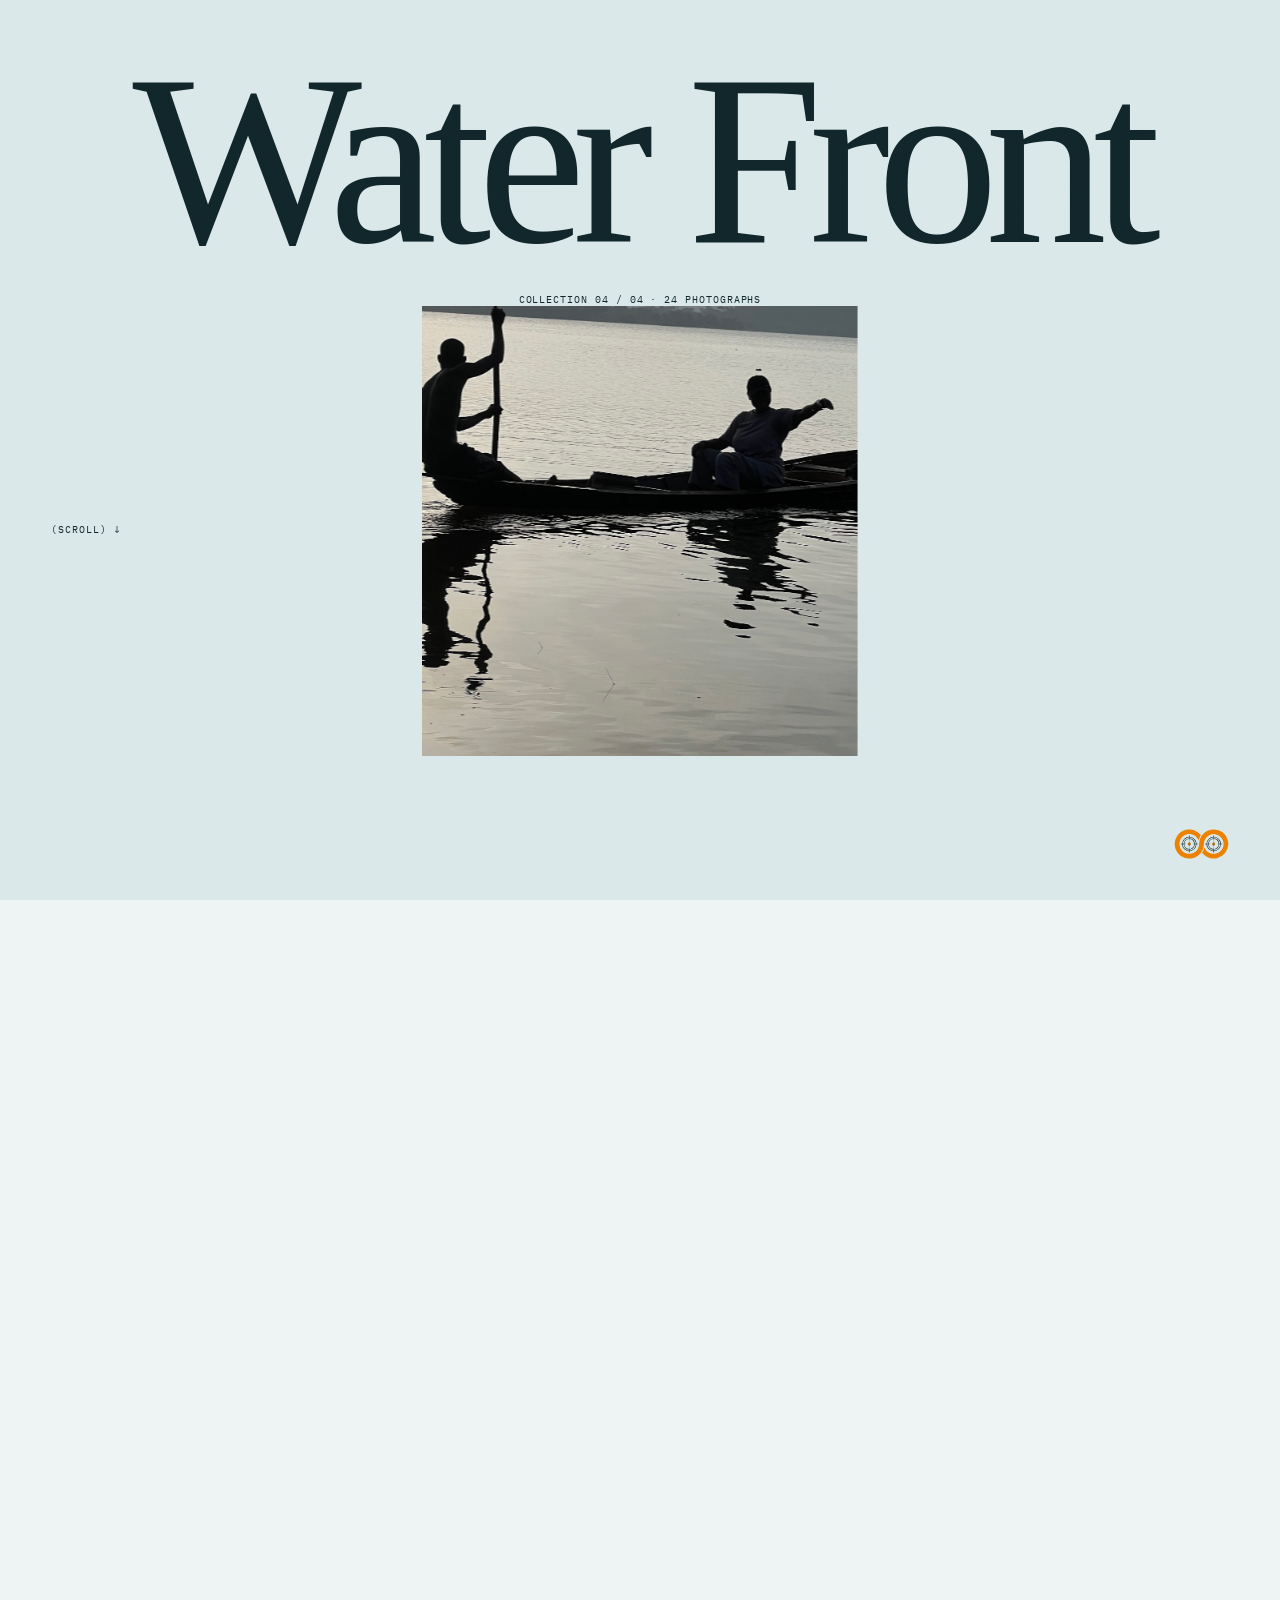
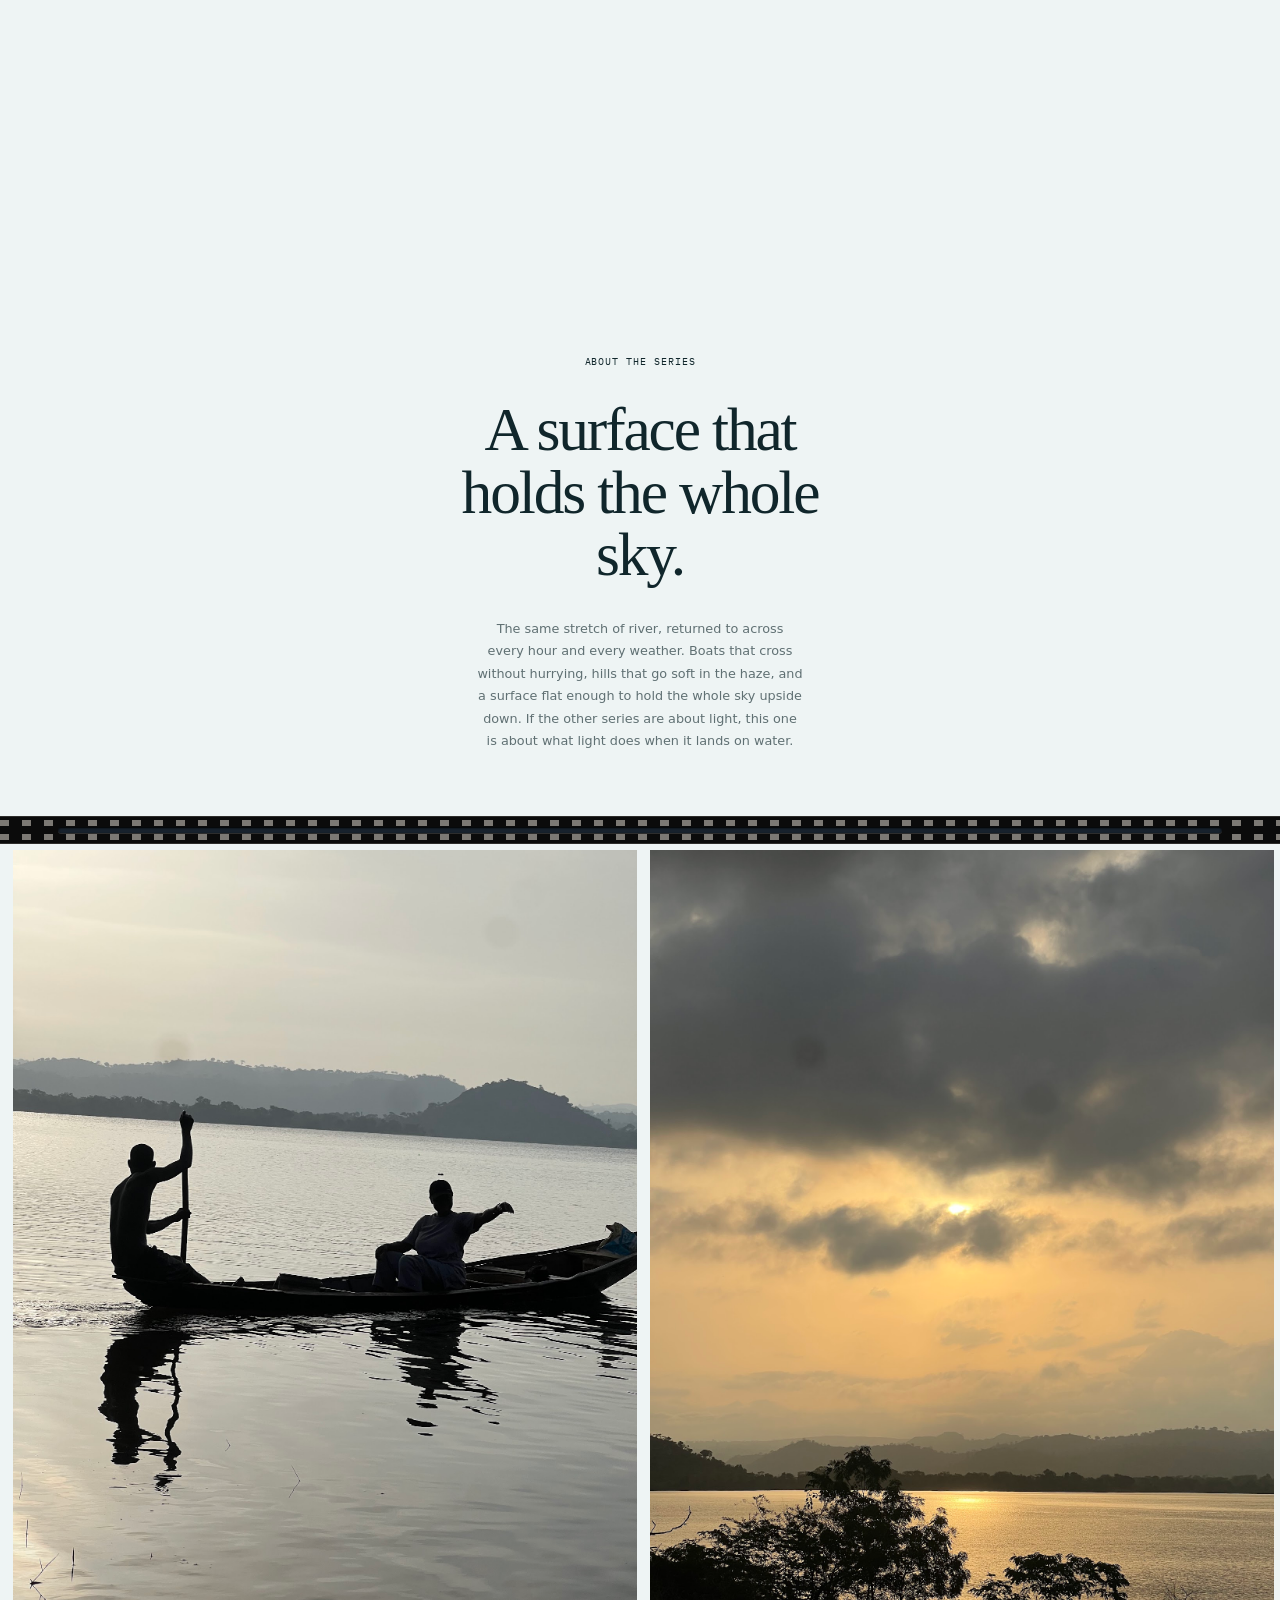
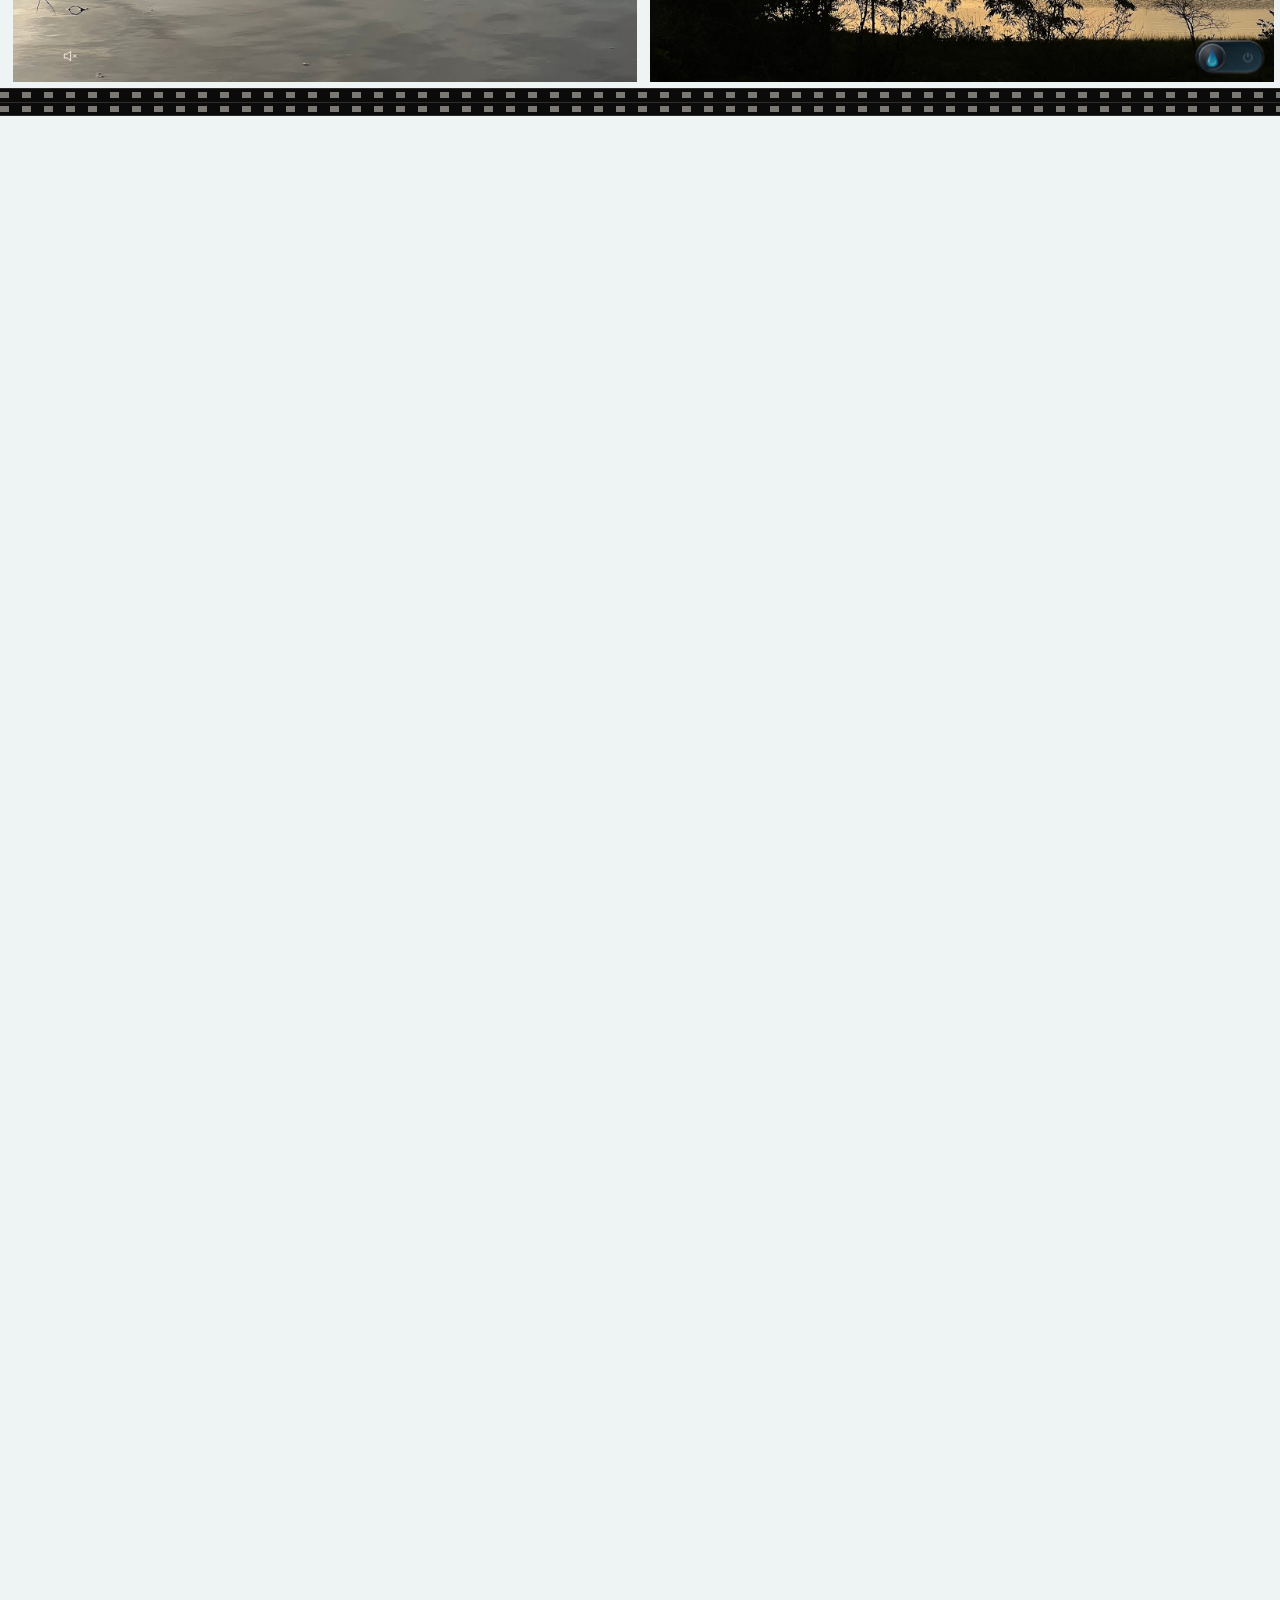
<file: waterfront.html>
<!DOCTYPE html>
<html lang="en">
<head>
<meta charset="UTF-8">
<meta name="viewport" content="width=device-width, initial-scale=1.0">
<title>Water Front — The Great Shooter</title>
<meta name="description" content="Water Front — a series of river and lakeside photographs by The Great Shooter.">
<link rel="preconnect" href="https://api.fontshare.com">
<link rel="preconnect" href="https://cdn.fontshare.com" crossorigin>
<link href="https://api.fontshare.com/v2/css?f[]=gambarino@400&f[]=manrope@300,400,500,600,700&display=swap" rel="stylesheet">
<link rel="icon" href="assets/logo/icon.svg" type="image/svg+xml">
<link rel="stylesheet" href="css/style.css?v=pointer-1">
<link rel="preconnect" href="https://fonts.googleapis.com">
<link rel="preconnect" href="https://fonts.gstatic.com" crossorigin>
<link rel="stylesheet" href="https://fonts.googleapis.com/css2?family=IBM+Plex+Mono:wght@400&display=swap">
<link rel="stylesheet" href="css/film-ui.css?v=film-slider-4">
<link rel="stylesheet" href="css/collection.css?v=element-switch-1">
<link rel="stylesheet" href="css/control-materials.css?v=elements-2">
<link rel="stylesheet" href="css/gallery-effects.css?v=element-switch-2">
<script src="js/film-nav.js" defer></script>
<script type="module" src="js/collection.js?v=element-switch-1"></script>
<meta name="referrer" content="no-referrer">
</head>
<body class="theme-water collection-page" data-control-material="water">
<script src="js/intro.js"></script>
<svg class="tgs-defs" aria-hidden="true" focusable="false" width="0" height="0" style="position:absolute"><symbol id="tgs-logo" viewBox="109.4 168 213.1 96"><path class="tgs-mark" d="M126.72,189.81v.77h-5.36v13.17h-3.43V190.58h-5.48v-3.07h12A2.3,2.3,0,0,1,126.72,189.81Z"/><path class="tgs-mark" d="M128,187.51h.56a2.3,2.3,0,0,1,2.3,2.3v3.09a3.44,3.44,0,0,1,1.15-.75,5.54,5.54,0,0,1,1.26-.32,8.16,8.16,0,0,1,1.51,0,7.64,7.64,0,0,1,1.63.32,5.3,5.3,0,0,1,1.11.57,3.61,3.61,0,0,1,1.45,2,6.88,6.88,0,0,1,.22,1.63v7.52h-3v-6.46a2.63,2.63,0,0,0-.67-2,2.45,2.45,0,0,0-1.93-.66,3.22,3.22,0,0,0-1.93.62,2.59,2.59,0,0,0-.95,2.07v6.44H128Z"/><path class="tgs-mark" d="M151.67,199h-8.49a2.57,2.57,0,0,0,.83,1.74,2.93,2.93,0,0,0,2.34.82,4.25,4.25,0,0,0,1.75-.31,3,3,0,0,0,.88-.64.8.8,0,0,1,.78-.19l2,.63a6.36,6.36,0,0,1-2.12,2.16,6.44,6.44,0,0,1-3.22.69,5.94,5.94,0,0,1-3-.63,6.17,6.17,0,0,1-2.13-2.05,5.82,5.82,0,0,1-.93-3.29,6.06,6.06,0,0,1,1.72-4.53,5.2,5.2,0,0,1,4-1.62,6,6,0,0,1,3.19.71,5,5,0,0,1,2.11,2.18,8.44,8.44,0,0,1,.73,3.83h0A.5.5,0,0,1,151.67,199Zm-2.29-2.08a2.74,2.74,0,0,0-.92-2,3.13,3.13,0,0,0-2.19-.77,3.28,3.28,0,0,0-2.22.8,2.56,2.56,0,0,0-.84,1.92Z"/><path class="tgs-type" d="M201,192.79a1.31,1.31,0,0,1,1.31,1.31h0a22.69,22.69,0,0,1-6.53,16.6,21.73,21.73,0,0,1-16.24,6.68A25,25,0,0,1,164.4,212a27.36,27.36,0,0,1-5.71-7.37q-2-3.92-2.22-10.68a18.36,18.36,0,0,1,1.92-8.91,33.27,33.27,0,0,1,2.56-4.27,29.31,29.31,0,0,1,3.13-3.52,22.17,22.17,0,0,1,7.13-4.66,26,26,0,0,1,9-1.54,20.46,20.46,0,0,1,12.22,3.59,23,23,0,0,1,8,10.21H190a15.32,15.32,0,0,0-4.53-3.68A13.86,13.86,0,0,0,179.7,180a13.1,13.1,0,0,0-9.7,4.16,15.06,15.06,0,0,0,.09,20.15,13.21,13.21,0,0,0,9.89,4.15,12.09,12.09,0,0,0,7.19-2.29,12.27,12.27,0,0,0,4.8-5.87H174.76V195a2.25,2.25,0,0,1,2.25-2.25Z"/><path class="tgs-type" d="M205.21,183.7h5.87a2.24,2.24,0,0,1,2.25,2.24V188a23.44,23.44,0,0,1,4.48-3.57,7.25,7.25,0,0,1,4.62-.81l3.31.7-2.31,5.74a1.59,1.59,0,0,1-2.36.74h0a8.25,8.25,0,0,0-3.4,0q-4.11,1.11-4.43,6.53v18.37a2.24,2.24,0,0,1-2.25,2.24h-5.78Z"/><path class="tgs-type" d="M257.73,203.89H233.38a7.55,7.55,0,0,0,2.38,5,8.47,8.47,0,0,0,6.72,2.33,11.93,11.93,0,0,0,5-.89,8.86,8.86,0,0,0,2.53-1.82,2.23,2.23,0,0,1,2.24-.55l5.84,1.81A18,18,0,0,1,252,216q-3.42,2-9.21,2a16.94,16.94,0,0,1-8.58-1.79,17.61,17.61,0,0,1-6.11-5.9,16.7,16.7,0,0,1-2.66-9.42q0-8.13,4.92-13a15.1,15.1,0,0,1,11.55-4.64,17.6,17.6,0,0,1,9.14,2,14.64,14.64,0,0,1,6,6.23q2.07,4,2.08,11h0A1.44,1.44,0,0,1,257.73,203.89Zm-6.58-6a7.77,7.77,0,0,0-2.61-5.59,9,9,0,0,0-6.3-2.2,9.37,9.37,0,0,0-6.34,2.29,7.31,7.31,0,0,0-2.43,5.5Z"/><path class="tgs-type" d="M262,201.28a16.78,16.78,0,0,1,4.51-12.06q4.5-4.72,12.15-4.73,6.66.22,9.89,3.45V186.5a2.24,2.24,0,0,1,2.25-2.24h5.72v33.49h-5.54a2.25,2.25,0,0,1-2.25-2.25v-1.06a15.52,15.52,0,0,1-3.75,2.4,17.88,17.88,0,0,1-6.32,1q-7,0-11.34-3.92A16.38,16.38,0,0,1,262,201.28Zm10.92,7.19q2.39,2.15,7.18,2.28a9.84,9.84,0,0,0,6-2.59,9.49,9.49,0,0,0,2.55-6.27,10,10,0,0,0-1.54-6.44,9.53,9.53,0,0,0-8-3.73,10.57,10.57,0,0,0-6.9,2.94,10.46,10.46,0,0,0,.65,13.81Z"/><path class="tgs-type" d="M304.45,174.6l4.65-2.28a2.25,2.25,0,0,1,3.24,2v9.22l5,0a2.24,2.24,0,0,1,2.23,2.26l0,3.17a2.24,2.24,0,0,1-2.25,2.23h-4.94v13.86c-.07,2.61.42,4.4,1.44,5.36a9.17,9.17,0,0,0,4.34,2.05h0a1.62,1.62,0,0,1,1,2.29l-2.65,5.27-3-.89a14.19,14.19,0,0,1-6.2-3.87,11.42,11.42,0,0,1-2.33-4.15,19.85,19.85,0,0,1-.52-5.08V191.53l-4.76.05v-8.07l4.76.05Z"/><path class="tgs-type" d="M151.65,213.69h1.56a6.35,6.35,0,0,1,6.35,6.35v8.53a9.81,9.81,0,0,1,3.17-2.07,15.25,15.25,0,0,1,3.49-.87,21.62,21.62,0,0,1,4.18-.12,20.3,20.3,0,0,1,4.5.9A13.8,13.8,0,0,1,178,228a9.86,9.86,0,0,1,2.49,2.42A10,10,0,0,1,182,233.5a20.18,20.18,0,0,1,.61,4.52v20.77H174.4V240.94a7.27,7.27,0,0,0-1.84-5.55,6.76,6.76,0,0,0-5.35-1.83,8.85,8.85,0,0,0-5.33,1.71c-1.57,1.14-2.45,3-2.63,5.71v17.81h-7.6Z"/><path class="tgs-type" d="M112.45,252.18l.66-.62a10.6,10.6,0,0,1,12-1.54l.07,0a11.49,11.49,0,0,0,3.37.85,15.9,15.9,0,0,0,2.25.16,18.92,18.92,0,0,0,5.94-1.08q3.42-1.62,3.64-4.41,0-3.15-4.23-4.77l-10.56-2.15a21.2,21.2,0,0,1-9.27-4.37,12.25,12.25,0,0,1-2.38-3.35,8.84,8.84,0,0,1-.81-3.8,11.59,11.59,0,0,1,4.81-9.75q5-3.69,13.09-3.69a34.1,34.1,0,0,1,8.25,1.1,31.32,31.32,0,0,1,10,5.15l-2.07,1.6a8.43,8.43,0,0,1-8.65,1l0,0a20.12,20.12,0,0,0-6.77-1.44,14.44,14.44,0,0,0-7.08,1.44,3.88,3.88,0,0,0-2.14,4.23q.22,3.83,8.82,4.81a56.3,56.3,0,0,1,9.19,1.78,17.19,17.19,0,0,1,5.69,3.35,9.63,9.63,0,0,1,3.1,7.24A13,13,0,0,1,144,254.74q-5.25,4-14.12,4a23.58,23.58,0,0,1-9.71-1.8,36.53,36.53,0,0,1-5.46-2.81C114,253.61,113.29,253,112.45,252.18Z"/><path class="tgs-type" d="M299.77,225.92h5.65a2.17,2.17,0,0,1,2.17,2.17v2a22.22,22.22,0,0,1,4.32-3.44,7,7,0,0,1,4.45-.78l3.19.67-2.22,5.54a1.54,1.54,0,0,1-2.27.71h0a8.06,8.06,0,0,0-3.29,0c-2.63.71-4.06,2.81-4.27,6.29v17.71a2.17,2.17,0,0,1-2.17,2.16h-5.56Z"/><path class="tgs-type" d="M294.7,245.39H271.22a7.25,7.25,0,0,0,2.3,4.81,8.13,8.13,0,0,0,6.47,2.25,11.54,11.54,0,0,0,4.84-.85,8.6,8.6,0,0,0,2.43-1.76,2.15,2.15,0,0,1,2.16-.53l5.64,1.75a17.49,17.49,0,0,1-5.87,5.95,17.68,17.68,0,0,1-8.88,1.91,16.38,16.38,0,0,1-8.28-1.73,17,17,0,0,1-5.89-5.68,16.07,16.07,0,0,1-2.56-9.09q0-7.81,4.74-12.52a14.56,14.56,0,0,1,11.13-4.47,17,17,0,0,1,8.82,2,14.12,14.12,0,0,1,5.82,6q2,3.89,2,10.59h0A1.39,1.39,0,0,1,294.7,245.39Zm-6.34-5.76a7.54,7.54,0,0,0-2.52-5.39,8.7,8.7,0,0,0-6.07-2.11,9,9,0,0,0-6.12,2.2,7.06,7.06,0,0,0-2.34,5.3Z"/><path class="tgs-mark" d="M213.41,232.73a16.48,16.48,0,0,0-1.61,2.86,18.07,18.07,0,0,0-1,3.09c-.08-.05-.08-.12-.11-.17a10.76,10.76,0,0,0-8-6.7,10.38,10.38,0,0,0-8.33,1.67,10.66,10.66,0,0,0-4.67,7.2A10.94,10.94,0,0,0,197.16,253a11,11,0,0,0,14-8.13,10.15,10.15,0,0,0,.24-2.05,17,17,0,0,1,.18-2.57,15.56,15.56,0,0,1,2-5.69,16.21,16.21,0,0,1,8.9-7.34,15.79,15.79,0,0,1,6-.83,16.24,16.24,0,0,1,14.19,10,15.75,15.75,0,0,1,1.24,6.94,16.24,16.24,0,0,1-12.58,15.1,15.49,15.49,0,0,1-5.08.33,16.27,16.27,0,0,1-10.62-5.29,9.7,9.7,0,0,1-.85-1,17.24,17.24,0,0,0,2.63-6c.09,0,.1.15.13.22a10.9,10.9,0,0,0,2.71,4,11.11,11.11,0,0,0,5.58,2.78,11,11,0,0,0,12.38-7.76,9.9,9.9,0,0,0,.44-2.9,11,11,0,0,0-9.35-11,10.24,10.24,0,0,0-6.05.85,10.8,10.8,0,0,0-6.18,7.39,12.2,12.2,0,0,0-.33,2.77,15.61,15.61,0,0,1-1.83,7.33,16.15,16.15,0,0,1-10.75,8.3,15.49,15.49,0,0,1-4.4.38,16.25,16.25,0,0,1-14.17-9.8,16.71,16.71,0,0,1-1.23-4.66,16.15,16.15,0,0,1,.08-4,15.74,15.74,0,0,1,2.61-6.76,16.1,16.1,0,0,1,9.53-6.7,15.67,15.67,0,0,1,5.15-.43,16.16,16.16,0,0,1,11.47,6l.18.23S213.38,232.69,213.41,232.73Z"/><circle class="tgs-mark" cx="200.43" cy="242.53" r="1.56"/><path class="tgs-type" d="M200.71,250.56c0,.25,0,.5,0,.74l0,.72a4.51,4.51,0,0,1-.64,0,3.85,3.85,0,0,1,0-.48c0-.17,0-.33,0-.49s0-.32,0-.5H200a7.85,7.85,0,0,1-3.79-1.21,8.14,8.14,0,0,1-3.45-4.54,6.66,6.66,0,0,1-.26-1.33c0-.18,0-.37,0-.55a.31.31,0,0,1,0-.1h-.08l-.53,0-.8,0H191a2.74,2.74,0,0,1,0-.64c.24,0,.48,0,.72,0l.74,0a8,8,0,0,1,7.74-7.73c0-.51,0-1-.06-1.5a3.43,3.43,0,0,1,.65,0s0,.05,0,.08l0,.72,0,.62v.08l.8.08a6.86,6.86,0,0,1,.79.14,7.49,7.49,0,0,1,.77.23,6.74,6.74,0,0,1,.74.3c.24.12.48.24.71.38a6.88,6.88,0,0,1,.66.44,7.79,7.79,0,0,1,.63.51,7.4,7.4,0,0,1,.56.56c.18.2.35.41.51.62s.31.44.45.67.26.47.37.71.21.49.3.74.16.51.23.77a5.24,5.24,0,0,1,.15.79c0,.26.05.53.08.8l.72,0,.73,0c0,.07,0,.14,0,.21v.43h-.08l-.79,0-.54,0h-.07a8,8,0,0,1-7.75,7.74Zm-5.81-7.85a5.21,5.21,0,0,0,.68,2.51,5.67,5.67,0,0,0,2.57,2.39,5.18,5.18,0,0,0,2.14.48V248l0-.52c0-.42,0-.84.05-1.25,0-.68,0-1.36,0-2,0,0,0-.06,0-.09h-.06a1.35,1.35,0,0,1-.56-.17,1.53,1.53,0,0,1-.85-1.24s0-.05,0-.09H197.8l-1.38,0-1.22.05Zm7.12-.08a1.6,1.6,0,0,1-1.48,1.5.28.28,0,0,0,0,.09v.29c0,1,0,1.89,0,2.83,0,.23,0,.47,0,.7,0,0,0,0,0,.07l.5,0a5.93,5.93,0,0,0,1.09-.25,5.63,5.63,0,0,0,2.42-1.63,5.26,5.26,0,0,0,1.1-1.92,5.16,5.16,0,0,0,.27-1.47v-.09C204.67,242.62,203.35,242.62,202,242.63Zm-7.13-.25.17,0,.74,0,1,0h2a1.6,1.6,0,0,1,.46-1,1.57,1.57,0,0,1,1-.47.38.38,0,0,0,0-.1c0-.89,0-1.78,0-2.68,0-.37,0-.74-.05-1.12,0,0,0,0,0-.06a5.37,5.37,0,0,0-3.63,1.49A5.6,5.6,0,0,0,194.89,242.38Zm5.64-1.42a3.75,3.75,0,0,1,.39.09,2.21,2.21,0,0,1,.35.16,1.33,1.33,0,0,1,.3.23,1.19,1.19,0,0,1,.23.31,3.68,3.68,0,0,1,.15.35c0,.12.05.25.08.38h.47c.76,0,1.52,0,2.27,0l1.16-.05H206a.08.08,0,0,0,0,0,5.82,5.82,0,0,0-.2-1.25,5.54,5.54,0,0,0-5.07-4.09s-.07,0-.11,0C200.53,238.33,200.51,239.64,200.53,241Zm-6.24,1.78c-.1,0-1.12,0-1.21,0v.12a9.3,9.3,0,0,0,.13,1.06,7.28,7.28,0,0,0,2.24,4,7.5,7.5,0,0,0,2.74,1.6,6.43,6.43,0,0,0,1.3.29c.22,0,.44,0,.67.06h.05c0-.1.06-1.11,0-1.18a6.21,6.21,0,0,1-6-6Zm12.31,0v.06a5.82,5.82,0,0,1-.07.73,6.15,6.15,0,0,1-.75,2.1,6.21,6.21,0,0,1-2.22,2.22,6.07,6.07,0,0,1-2.71.85h-.21v.3c0,.1,0,.2,0,.3s0,.19,0,.28a1.51,1.51,0,0,0,0,.3h.07l.38,0a6.43,6.43,0,0,0,1.31-.24,7.45,7.45,0,0,0,2.83-1.54,7.29,7.29,0,0,0,2.29-3.62,6.9,6.9,0,0,0,.24-1.63v-.05A12,12,0,0,0,206.6,242.74Zm-6.39-7.54a7,7,0,0,0-2.27.44,7.34,7.34,0,0,0-2.89,1.92,7.19,7.19,0,0,0-1.7,3,6.84,6.84,0,0,0-.25,1.72l.59,0c.2,0,.4,0,.6,0a6.19,6.19,0,0,1,6-6C200.24,236,200.23,235.6,200.21,235.2Zm.43,1.19h.07a5.53,5.53,0,0,1,.7.07,6.15,6.15,0,0,1,5.17,5.63l0,.26,1.2-.05a7.14,7.14,0,0,0-.54-2.51,7.24,7.24,0,0,0-2-2.79,7.43,7.43,0,0,0-3.26-1.65,5.9,5.9,0,0,0-1.34-.14Zm-.28,4.77a1.37,1.37,0,0,0-1.29,1.31h1.07a.37.37,0,0,1,.22-.22Zm0,1.71-.14-.11a.73.73,0,0,1-.09-.13c-.16,0-1,0-1.07,0s0,0,0,.05a1.42,1.42,0,0,0,1.17,1.25h.13Zm1.47-.4s0,0,0,0,0-.09,0-.13a1.26,1.26,0,0,0-.34-.69,1.43,1.43,0,0,0-.81-.45h-.14v1.09a.37.37,0,0,1,.22.22Zm0,.17a9.54,9.54,0,0,0-1.07,0l-.09.13-.13.09c0,.15,0,1,0,1.08A1.36,1.36,0,0,0,201.83,242.64Z"/><circle class="tgs-mark" cx="227.62" cy="242.53" r="1.56"/><path class="tgs-type" d="M227.91,250.56c0,.25,0,.5,0,.74l0,.72a4.48,4.48,0,0,1-.64,0c0-.16,0-.32,0-.48s0-.33,0-.49a4.1,4.1,0,0,0,0-.5h-.2a7.89,7.89,0,0,1-3.79-1.21,8.14,8.14,0,0,1-3.45-4.54,7.45,7.45,0,0,1-.26-1.33c0-.18,0-.37,0-.55,0,0,0-.06,0-.1h-.07l-.54,0-.8,0h-.06a2.74,2.74,0,0,1,0-.64c.24,0,.48,0,.72,0l.74,0a8,8,0,0,1,7.74-7.73c0-.51,0-1-.06-1.5a3.45,3.45,0,0,1,.65,0,.22.22,0,0,1,0,.08l0,.72,0,.62v.08l.8.08a7,7,0,0,1,1.56.37,6.74,6.74,0,0,1,.74.3c.24.12.48.24.71.38a7,7,0,0,1,.67.44c.21.16.42.33.62.51a6,6,0,0,1,.57.56c.18.2.34.41.5.62s.31.44.45.67.26.47.37.71a6.74,6.74,0,0,1,.3.74c.09.25.16.51.23.77a5.24,5.24,0,0,1,.15.79c0,.26,0,.53.08.8l.72,0,.73,0a.38.38,0,0,1,0,.21v.43h-.07l-.8,0-.54,0h-.06a8.06,8.06,0,0,1-7.75,7.74Zm-5.81-7.85a5.19,5.19,0,0,0,.67,2.51,5.67,5.67,0,0,0,2.57,2.39,5.21,5.21,0,0,0,2.14.48s0,0,0-.06,0-.35,0-.52c0-.42,0-.84.05-1.25,0-.68,0-1.36,0-2a.28.28,0,0,0,0-.09h-.06a1.35,1.35,0,0,1-.56-.17,1.53,1.53,0,0,1-.85-1.24.37.37,0,0,0,0-.09H225l-1.38,0-1.22.05Zm7.11-.08a1.6,1.6,0,0,1-.45,1,1.62,1.62,0,0,1-1,.47s0,.06,0,.09v.29c0,1,0,1.89.05,2.83l0,.7a.25.25,0,0,0,0,.07l.49,0a5.75,5.75,0,0,0,1.09-.25,5.57,5.57,0,0,0,2.42-1.63,5.43,5.43,0,0,0,1.11-1.92,5.53,5.53,0,0,0,.26-1.47.27.27,0,0,0,0-.09C231.86,242.62,230.54,242.62,229.21,242.63Zm-7.12-.25.16,0,.74,0,1,0h2a1.6,1.6,0,0,1,.46-1,1.57,1.57,0,0,1,1-.47v-.1c0-.89,0-1.78,0-2.68,0-.37,0-.74-.05-1.12,0,0,0,0,0-.06a5.35,5.35,0,0,0-3.62,1.49A5.56,5.56,0,0,0,222.09,242.38Zm5.64-1.42c.13,0,.26,0,.38.09a2.21,2.21,0,0,1,.35.16,1.14,1.14,0,0,1,.3.23,1.19,1.19,0,0,1,.23.31,2.17,2.17,0,0,1,.15.35,2.33,2.33,0,0,1,.08.38h.47c.76,0,1.52,0,2.28,0l1.15-.05h.07v0a5.82,5.82,0,0,0-.2-1.25,5.54,5.54,0,0,0-5.07-4.09.15.15,0,0,0-.11,0C227.73,238.33,227.7,239.64,227.73,241Zm-6.24,1.78a12,12,0,0,0-1.21,0,.48.48,0,0,0,0,.12,7.48,7.48,0,0,0,.12,1.06,7.28,7.28,0,0,0,2.24,4,7.5,7.5,0,0,0,2.74,1.6,6.43,6.43,0,0,0,1.3.29c.22,0,.44,0,.67.06h.05c0-.1.06-1.11,0-1.18a6.09,6.09,0,0,1-4.15-1.81A6,6,0,0,1,221.49,242.74Zm12.31,0a.13.13,0,0,0,0,.06,5.82,5.82,0,0,1-.07.73,6.15,6.15,0,0,1-.75,2.1,6.21,6.21,0,0,1-2.22,2.22,6,6,0,0,1-2.71.85h-.21v.3c0,.1,0,.2,0,.3a2.62,2.62,0,0,0,0,.28c0,.1,0,.2,0,.3H228l.37,0a6.53,6.53,0,0,0,1.32-.24,7.52,7.52,0,0,0,2.83-1.54,7.34,7.34,0,0,0,2.28-3.62,7.47,7.47,0,0,0,.25-1.63.43.43,0,0,1,0-.05A11.91,11.91,0,0,0,233.8,242.74Zm-6.4-7.54a7,7,0,0,0-2.27.44,7.41,7.41,0,0,0-4.59,5,6.84,6.84,0,0,0-.25,1.72l.59,0c.2,0,.4,0,.61,0a6.18,6.18,0,0,1,6-6C227.43,236,227.43,235.6,227.4,235.2Zm.43,1.19h.07a5.69,5.69,0,0,1,.71.07,6.17,6.17,0,0,1,5.17,5.63,2.46,2.46,0,0,0,0,.26l1.2-.05a7.39,7.39,0,0,0-5.78-6.95,5.9,5.9,0,0,0-1.34-.14Zm-.27,4.77a1.36,1.36,0,0,0-1.29,1.31h1.07a.37.37,0,0,1,.22-.22Zm0,1.71a.57.57,0,0,1-.14-.11.45.45,0,0,1-.1-.13c-.16,0-1,0-1.07,0v.05a1.42,1.42,0,0,0,1.17,1.25h.14Zm1.46-.4s0,0,0,0,0-.09,0-.13a1.34,1.34,0,0,0-.35-.69,1.4,1.4,0,0,0-.8-.45h-.14c0,.36,0,.72,0,1.09a.39.39,0,0,1,.23.22Zm0,.17a9.54,9.54,0,0,0-1.07,0,1,1,0,0,1-.09.13l-.13.09a9.52,9.52,0,0,0,0,1.08A1.36,1.36,0,0,0,229,242.64Z"/><path class="tgs-type" d="M248.63,220l4.47-2.2a2.17,2.17,0,0,1,3.13,1.95v6l4.8,0a2.16,2.16,0,0,1,2.16,2.18l0,3.05a2.17,2.17,0,0,1-2.17,2.16h-4.77v13.36c-.06,2.52.41,4.25,1.39,5.18a8.82,8.82,0,0,0,4.19,2h0a1.56,1.56,0,0,1,1,2.21L260.23,261l-2.88-.85a13.84,13.84,0,0,1-6-3.74,11.22,11.22,0,0,1-2.25-4,19.57,19.57,0,0,1-.49-4.9v-14l-4.59,0v-7.78l4.59.05Z"/></symbol><symbol id="tgs-icon" viewBox="95.4 149.1 241.2 133.9"><path class="tgs-mark" d="M213.38,177.35A66.13,66.13,0,0,0,207,188.62,72.65,72.65,0,0,0,203,200.81c-.31-.19-.33-.47-.42-.68-6-14.19-16.5-23.1-31.46-26.39-11.79-2.6-22.87-.25-32.86,6.55a42,42,0,0,0-18.38,28.38A43.37,43.37,0,0,0,166.39,259a43.58,43.58,0,0,0,38.22-34,39.1,39.1,0,0,0,.93-8.08,72.65,72.65,0,0,1,.71-10.1A61.35,61.35,0,0,1,214,184.39a63.92,63.92,0,0,1,35.09-28.94,62.25,62.25,0,0,1,23.57-3.27,64.12,64.12,0,0,1,56,39.25,62.17,62.17,0,0,1,4.86,27.35,64,64,0,0,1-49.59,59.52,61.38,61.38,0,0,1-20,1.31c-16.61-1.6-30.49-8.73-41.85-20.87a37,37,0,0,1-3.34-4A68.06,68.06,0,0,0,229,231.13c.39.19.4.57.51.85a43.29,43.29,0,0,0,32.71,26.56C283.68,262.45,305,249,311.07,228a40.52,40.52,0,0,0,1.72-11.45c-.08-11.69-3.93-21.93-12.11-30.4a43,43,0,0,0-24.77-12.85,40.48,40.48,0,0,0-23.85,3.35c-12.63,5.9-20.85,15.57-24.35,29.13a45.7,45.7,0,0,0-1.29,10.93,61.73,61.73,0,0,1-7.24,28.9c-9.26,17.15-23.47,28-42.37,32.73a61,61,0,0,1-17.36,1.5,64.08,64.08,0,0,1-55.86-38.63,65.85,65.85,0,0,1-4.83-18.37,62.91,62.91,0,0,1,.31-15.75,62.18,62.18,0,0,1,10.28-26.63A63.37,63.37,0,0,1,146.92,154a60.68,60.68,0,0,1,20.31-1.72c18.44,1.5,33.39,9.67,45.21,23.77.26.3.49.62.73.94A2.76,2.76,0,0,1,213.38,177.35Z"/><circle class="tgs-mark" cx="162.23" cy="216" r="6.16"/><path class="tgs-type" d="M163.34,247.65c0,1,.07,1.94.1,2.9s.08,1.91.13,2.85a13.34,13.34,0,0,1-2.53,0c0-.62.05-1.25.06-1.88s.06-1.29.09-1.94.1-1.26.07-1.93c-.27,0-.52-.06-.77-.07a31.09,31.09,0,0,1-14.94-4.75,31.59,31.59,0,0,1-7.83-6.93,31,31,0,0,1-5.78-11,28.25,28.25,0,0,1-1-5.24c-.07-.72-.11-1.45-.17-2.18,0-.12,0-.24,0-.38s-.2,0-.29,0l-2.1.11-3.16.13a1.6,1.6,0,0,1-.23,0,9.88,9.88,0,0,1,0-2.49c1,0,1.9.06,2.85.09l2.91.11a31.72,31.72,0,0,1,30.54-30.51c-.07-2-.19-3.94-.25-5.88a11.89,11.89,0,0,1,2.56,0,1.45,1.45,0,0,1,0,.3l-.12,2.83c0,.83-.08,1.65-.11,2.47,0,.1,0,.19,0,.3,1.06.1,2.11.19,3.15.31a23.58,23.58,0,0,1,3.11.56,31.82,31.82,0,0,1,6,2.08c.94.48,1.88.95,2.79,1.49s1.78,1.13,2.63,1.75a31.28,31.28,0,0,1,2.45,2c.78.71,1.54,1.45,2.25,2.23a31.28,31.28,0,0,1,2,2.45,29.37,29.37,0,0,1,1.76,2.63,29.68,29.68,0,0,1,1.47,2.79c.45,1,.84,1.94,1.19,2.93s.63,2,.9,3a20.63,20.63,0,0,1,.58,3.1c.12,1.05.21,2.1.32,3.18.94,0,1.89-.07,2.85-.1l2.88-.14a2.2,2.2,0,0,1,.07.84c0,.27,0,.54,0,.81v.87a1.18,1.18,0,0,1-.3,0l-3.12-.13-2.14-.11-.26,0a31.74,31.74,0,0,1-30.55,30.54Zm-22.9-31a20.6,20.6,0,0,0,2.65,9.92A22.1,22.1,0,0,0,153.24,236a20.35,20.35,0,0,0,8.42,1.92l0-.23.09-2.07c.07-1.65.17-3.29.19-4.94,0-2.67,0-5.35,0-8,0-.11,0-.23,0-.35l-.23,0a5.69,5.69,0,0,1-2.24-.66,6.15,6.15,0,0,1-3.34-4.92,2.83,2.83,0,0,0-.07-.33h-4.23c-1.82,0-3.63,0-5.44.06-1.6,0-3.21.13-4.81.19Zm28.05-.32a6.27,6.27,0,0,1-5.85,5.93c0,.13,0,.23,0,.33v1.18c0,3.72,0,7.43.17,11.15.06.91.1,1.83.14,2.75,0,.09,0,.17.06.29.67-.05,1.32-.08,2-.16a21.23,21.23,0,0,0,4.29-1,22.45,22.45,0,0,0,9.56-6.39,21.49,21.49,0,0,0,4.34-7.58,20.77,20.77,0,0,0,1.06-5.8c0-.11,0-.23,0-.36C178.94,216.32,173.73,216.32,168.49,216.36Zm-28.09-1,.66.05c1,0,1.94.07,2.91.12,1.37.06,2.73.17,4.09.19,2.55,0,5.11,0,7.66,0l.38,0a6.29,6.29,0,0,1,5.86-5.92c0-.14,0-.26,0-.37,0-3.53.07-7.06-.14-10.58-.09-1.47-.13-2.94-.19-4.42a1.09,1.09,0,0,0,0-.26,21.27,21.27,0,0,0-14.28,5.9A22,22,0,0,0,140.4,215.41Zm22.23-5.63a14.62,14.62,0,0,1,1.51.35,9.69,9.69,0,0,1,1.4.63,4.74,4.74,0,0,1,1.16.94,4.59,4.59,0,0,1,.91,1.19,10.22,10.22,0,0,1,.61,1.4,13.06,13.06,0,0,1,.31,1.49h1.86c3,0,6,.05,9-.14,1.51-.09,3-.13,4.54-.19a2.61,2.61,0,0,0,.27-.06,1.24,1.24,0,0,0,0-.18,24,24,0,0,0-.78-4.91,21.8,21.8,0,0,0-20-16.12c-.14,0-.29-.05-.43.06C162.63,199.42,162.55,204.6,162.63,209.78Zm-24.6,7a41.56,41.56,0,0,0-4.77.22c0,.15,0,.31,0,.47a28.88,28.88,0,0,0,.5,4.14,28.56,28.56,0,0,0,8.83,15.7,29.2,29.2,0,0,0,10.79,6.32,27.38,27.38,0,0,0,5.13,1.15c.87.11,1.75.15,2.63.22a.83.83,0,0,0,.22,0c.08-.38.23-4.38.17-4.65a24.11,24.11,0,0,1-16.35-7.14A23.69,23.69,0,0,1,138,216.81Zm48.53,0c0,.1,0,.18,0,.26a21.13,21.13,0,0,1-.27,2.86,23.58,23.58,0,0,1-3,8.27,24.59,24.59,0,0,1-8.75,8.77,23.64,23.64,0,0,1-10.69,3.33l-.82.07c0,.42,0,.79,0,1.17s0,.78,0,1.17l.06,1.13a5.92,5.92,0,0,0,.09,1.18l.29,0,1.49-.1a27.39,27.39,0,0,0,5.17-1,29.37,29.37,0,0,0,11.16-6.06,28.76,28.76,0,0,0,9-14.29,28.21,28.21,0,0,0,1-6.4,1.46,1.46,0,0,0,0-.22C191,216.91,187,216.74,186.56,216.8Zm-25.23-29.71a28.24,28.24,0,0,0-8.94,1.71,29.22,29.22,0,0,0-18.09,19.54,26.68,26.68,0,0,0-1,6.78c.77,0,1.55.08,2.33.1a21,21,0,0,0,2.38.07,24.43,24.43,0,0,1,23.52-23.51C161.47,190.21,161.45,188.66,161.33,187.09Zm1.72,4.68.27,0c.93.07,1.86.14,2.78.29a24.3,24.3,0,0,1,20.38,22.19c0,.34.06.67.09,1,1.59,0,3.15-.13,4.73-.21a28.06,28.06,0,0,0-2.1-9.89,28.6,28.6,0,0,0-7.82-11,29.13,29.13,0,0,0-12.85-6.5,22.74,22.74,0,0,0-5.28-.58ZM162,210.6c-2.76-.09-5.32,2.93-5.08,5.16h4.21a1.53,1.53,0,0,1,.87-.89Zm0,6.72a4.62,4.62,0,0,1-.55-.41,3.77,3.77,0,0,1-.37-.52,38.81,38.81,0,0,0-4.22,0,.59.59,0,0,0,0,.19,5.62,5.62,0,0,0,4.62,4.92,3.12,3.12,0,0,0,.53,0Zm5.78-1.56c0-.08,0-.14,0-.19s0-.32-.05-.48a5.29,5.29,0,0,0-1.37-2.75,5.36,5.36,0,0,0-3.17-1.74,4.29,4.29,0,0,0-.55,0c0,1.46,0,2.87,0,4.31a1.49,1.49,0,0,1,.88.89Zm0,.64a37.34,37.34,0,0,0-4.24,0,3.16,3.16,0,0,1-.35.5,3.75,3.75,0,0,1-.51.38,42.28,42.28,0,0,0,0,4.24A5.38,5.38,0,0,0,167.75,216.4Z"/><circle class="tgs-mark" cx="269.43" cy="216" r="6.16"/><path class="tgs-type" d="M270.55,247.65c0,1,.07,1.94.1,2.9s.08,1.91.12,2.85a13.34,13.34,0,0,1-2.53,0c-.05-.62.06-1.25.07-1.88s.05-1.29.08-1.94.1-1.26.08-1.93c-.28,0-.53-.06-.78-.07a31.12,31.12,0,0,1-14.94-4.75,31.54,31.54,0,0,1-7.82-6.93,30.83,30.83,0,0,1-5.78-11,29.11,29.11,0,0,1-1-5.24c-.07-.72-.11-1.45-.16-2.18,0-.12,0-.24,0-.38s-.19,0-.28,0l-2.11.11-3.16.13a1.6,1.6,0,0,1-.23,0,9.88,9.88,0,0,1,0-2.49c.95,0,1.9.06,2.86.09l2.9.11a31.74,31.74,0,0,1,30.54-30.51c-.07-2-.19-3.94-.24-5.88a11.87,11.87,0,0,1,2.56,0,2.77,2.77,0,0,1,0,.3c0,.94-.09,1.89-.13,2.83s-.08,1.65-.11,2.47a1.56,1.56,0,0,0,0,.3c1.05.1,2.1.19,3.14.31a23.58,23.58,0,0,1,3.11.56,26.92,26.92,0,0,1,3,.89,27.47,27.47,0,0,1,2.92,1.19c.94.48,1.89.95,2.79,1.49s1.78,1.13,2.63,1.75a31.54,31.54,0,0,1,8.45,9.3c.54.9,1,1.84,1.48,2.79s.84,1.94,1.18,2.93.63,2,.91,3a21.94,21.94,0,0,1,.57,3.1c.12,1.05.21,2.1.32,3.18.95,0,1.9-.07,2.85-.1l2.89-.14a2,2,0,0,1,.06.84c0,.27,0,.54,0,.81v.87a1.17,1.17,0,0,1-.29,0l-3.12-.13-2.15-.11-.26,0a31.74,31.74,0,0,1-30.54,30.54Zm-22.91-31a20.72,20.72,0,0,0,2.65,9.92A22.2,22.2,0,0,0,260.44,236a20.35,20.35,0,0,0,8.42,1.92,1.6,1.6,0,0,0,0-.23c0-.69.07-1.38.09-2.07.07-1.65.18-3.29.2-4.94,0-2.67,0-5.35,0-8,0-.11,0-.23,0-.35l-.24,0a5.69,5.69,0,0,1-2.24-.66,6.15,6.15,0,0,1-3.34-4.92,2.83,2.83,0,0,0-.07-.33H259c-1.81,0-3.62,0-5.43.06-1.61,0-3.22.13-4.82.19Zm28.05-.32a6.19,6.19,0,0,1-1.8,4.08,6.26,6.26,0,0,1-4,1.85c0,.13,0,.23,0,.33,0,.4,0,.79,0,1.18,0,3.72-.05,7.43.17,11.15.05.91.09,1.83.14,2.75a1.25,1.25,0,0,0,.06.29c.66-.05,1.31-.08,1.95-.16a21.08,21.08,0,0,0,4.29-1,22.45,22.45,0,0,0,9.56-6.39,21.67,21.67,0,0,0,4.35-7.58,21.12,21.12,0,0,0,1.05-5.8c0-.11,0-.23,0-.36C286.15,216.32,280.94,216.32,275.69,216.36Zm-28.09-1,.66.05,2.92.12c1.36.06,2.72.17,4.08.19,2.56,0,5.11,0,7.67,0l.38,0a6.26,6.26,0,0,1,1.81-4.07,6.19,6.19,0,0,1,4-1.85c0-.14,0-.26,0-.37,0-3.53.08-7.06-.14-10.58-.09-1.47-.12-2.94-.19-4.42a2,2,0,0,0,0-.26,21.26,21.26,0,0,0-14.28,5.9A21.92,21.92,0,0,0,247.6,215.41Zm22.24-5.63a15,15,0,0,1,1.5.35,9.23,9.23,0,0,1,1.4.63,4.56,4.56,0,0,1,1.16.94,4.38,4.38,0,0,1,.91,1.19,9.13,9.13,0,0,1,.61,1.4c.15.47.21,1,.32,1.49h1.85c3,0,6,.05,9-.14,1.51-.09,3-.13,4.54-.19a2.61,2.61,0,0,0,.27-.06.58.58,0,0,0,0-.18,23.37,23.37,0,0,0-.78-4.91,21.81,21.81,0,0,0-20-16.12c-.14,0-.3-.05-.43.06C269.83,199.42,269.75,204.6,269.84,209.78Zm-24.61,7a41.56,41.56,0,0,0-4.77.22c0,.15,0,.31,0,.47a28.51,28.51,0,0,0,9.32,19.84,29.2,29.2,0,0,0,10.79,6.32,27.48,27.48,0,0,0,5.14,1.15c.87.11,1.74.15,2.62.22a.83.83,0,0,0,.22,0c.08-.38.23-4.38.17-4.65a24.06,24.06,0,0,1-16.34-7.14A23.65,23.65,0,0,1,245.23,216.81Zm48.54,0c0,.1,0,.18,0,.26a21.11,21.11,0,0,1-.26,2.86,23.79,23.79,0,0,1-3,8.27,24.59,24.59,0,0,1-8.75,8.77,23.64,23.64,0,0,1-10.68,3.33l-.83.07c0,.42,0,.79,0,1.17s0,.78.05,1.17,0,.76.06,1.13a5.91,5.91,0,0,0,.08,1.18l.29,0,1.49-.1a27.39,27.39,0,0,0,5.17-1,29.22,29.22,0,0,0,11.16-6.06,28.76,28.76,0,0,0,9-14.29,27.67,27.67,0,0,0,1-6.4.78.78,0,0,0,0-.22C298.15,216.91,294.17,216.74,293.77,216.8Zm-25.23-29.71a28.19,28.19,0,0,0-8.94,1.71,29.27,29.27,0,0,0-18.1,19.54,27.05,27.05,0,0,0-1,6.78c.77,0,1.54.08,2.32.1a21.06,21.06,0,0,0,2.39.07,24.42,24.42,0,0,1,23.51-23.51C268.68,190.21,268.65,188.66,268.54,187.09Zm1.71,4.68.27,0c.93.07,1.86.14,2.78.29a24.3,24.3,0,0,1,20.38,22.19c0,.34.06.67.09,1,1.59,0,3.15-.13,4.74-.21a29,29,0,0,0-9.93-20.88,29.09,29.09,0,0,0-12.84-6.5,22.84,22.84,0,0,0-5.28-.58Zm-1.09,18.83c-2.75-.09-5.31,2.93-5.08,5.16h4.22a1.51,1.51,0,0,1,.86-.89Zm0,6.72a5.62,5.62,0,0,1-.55-.41,3,3,0,0,1-.36-.52,39,39,0,0,0-4.23,0,1.15,1.15,0,0,0,0,.19,5.63,5.63,0,0,0,4.62,4.92,3.12,3.12,0,0,0,.53,0Zm5.78-1.56c0-.08,0-.14,0-.19s0-.32-.05-.48a5.21,5.21,0,0,0-1.37-2.75,5.34,5.34,0,0,0-3.16-1.74,4.45,4.45,0,0,0-.56,0c0,1.46,0,2.87,0,4.31a1.46,1.46,0,0,1,.88.89Zm0,.64a37.35,37.35,0,0,0-4.24,0,3.16,3.16,0,0,1-.35.5,3.22,3.22,0,0,1-.51.38,39.31,39.31,0,0,0,0,4.24A5.37,5.37,0,0,0,275,216.4Z"/></symbol></svg>

<div class="grain"></div>
<div class="cursor" id="cursor"><span class="cursor__label"></span></div>
<div class="progress" id="progress"></div>

<header class="site-header" id="siteHeader">
  <a href="index.html" class="wordmark" data-cursor="" aria-label="The Great Shooter — home"><svg class="wordmark__logo" role="img" aria-hidden="true"><use href="#tgs-icon"></use></svg></a>

  <nav class="nav-primary">
    <a href="index.html#daybreak" data-cursor="">Daybreak</a>
    <a href="index.html#noon" data-cursor="">Noon</a>
    <a href="index.html#night" data-cursor="">Night</a>
    <a href="index.html#waterfront" data-cursor="">Water Front</a>
    <a href="index.html#about" data-cursor="">About</a>
  </nav>

  <button class="nav-toggle" id="navToggle" aria-label="Open menu">
    <span></span><span></span>
  </button>
</header>

<div class="menu-overlay" id="menuOverlay">
  <nav class="menu-overlay__nav">
    <a href="index.html#daybreak" data-index="01">Daybreak</a>
    <a href="index.html#noon" data-index="02">Noon</a>
    <a href="index.html#night" data-index="03">Night</a>
    <a href="index.html#waterfront" data-index="04">Water Front</a>
    <a href="index.html#about" data-index="05">About</a>
  </nav>
</div>
<main>
  <div class="collection-hero-stage">
    <section class="project-hero collection-hero" aria-labelledby="collectionTitle">
      <div class="collection-hero__title">
        <h1 id="collectionTitle">Water Front</h1>
        <p class="collection-label">Collection 04 / 04 · 24 photographs</p>
      </div>
      <div class="project-hero__media"><img src="assets/photos/waterfront-01.jpg" width="1600" height="2133" alt="Two rowers crossing still water" fetchpriority="high"></div>
      <a class="collection-hero__cue collection-label" href="#photographs">(Scroll) ↓</a>
      <a class="collection-hero__brand" href="index.html" aria-label="The Great Shooter — home">
        <svg aria-hidden="true"><use href="#tgs-icon"></use></svg>
      </a>
    </section>
  </div>

  <section class="collection-intro" id="photographs" aria-labelledby="storyTitle">
    <p class="collection-label">About the series</p>
    <h2 id="storyTitle">A surface that holds the whole sky.</h2>
    <p class="collection-intro__description">The same stretch of river, returned to across every hour and every weather. Boats that cross without hurrying, hills that go soft in the haze, and a surface flat enough to hold the whole sky upside down. If the other series are about light, this one is about what light does when it lands on water.</p>
  </section>

  <section class="collection-run" aria-label="Water Front photographs">
    <div class="collection-gallery">
      <p id="galleryHint" class="collection-gallery__hint collection-sr-only">Swipe horizontally to browse the photographs.</p>
      <div class="film-strip film-strip--control">
        <div class="film-strip__perforations" aria-hidden="true"><span class="film-strip__holes"></span></div>
        <div class="film-strip__slider">
          <div class="film-strip__tube" aria-hidden="true"><span class="film-strip__fill"></span></div>
          <input class="film-strip__range" type="range" min="0" max="1000" step="1" value="0"
            aria-label="Water Front gallery position" aria-describedby="galleryHint" disabled>
        </div>
      </div>
      <div class="collection-gallery__viewport" tabindex="0" role="region" aria-label="Water Front gallery, 24 photographs" aria-describedby="galleryHint">
        <div class="collection-track">
          <figure class="collection-frame" style="--frame-ratio: 1600 / 2133">
            <div class="collection-frame__viewport"><img src="assets/photos/waterfront-01.jpg" width="1600" height="2133" alt="Two rowers crossing still water" loading="lazy" decoding="async"></div>
          </figure>
          <figure class="collection-frame" style="--frame-ratio: 1600 / 2133">
            <div class="collection-frame__viewport"><img src="assets/photos/waterfront-02.jpg" width="1600" height="2133" alt="Water Front — the river at rest" loading="lazy" decoding="async"></div>
          </figure>
          <figure class="collection-frame" style="--frame-ratio: 1600 / 2133">
            <div class="collection-frame__viewport"><img src="assets/photos/waterfront-03.jpg" width="1600" height="2133" alt="Water Front — the river at rest" loading="lazy" decoding="async"></div>
          </figure>
          <figure class="collection-frame" style="--frame-ratio: 1600 / 2133">
            <div class="collection-frame__viewport"><img src="assets/photos/waterfront-04.jpg" width="1600" height="2133" alt="Water Front — the river at rest" loading="lazy" decoding="async"></div>
          </figure>
          <figure class="collection-frame" style="--frame-ratio: 1600 / 2133">
            <div class="collection-frame__viewport"><img src="assets/photos/waterfront-06.jpg" width="1600" height="2133" alt="Water Front — the river at rest" loading="lazy" decoding="async"></div>
          </figure>
          <figure class="collection-frame" style="--frame-ratio: 1600 / 2133">
            <div class="collection-frame__viewport"><img src="assets/photos/waterfront-07.jpg" width="1600" height="2133" alt="Water Front — the river at rest" loading="lazy" decoding="async"></div>
          </figure>
          <figure class="collection-frame" style="--frame-ratio: 1600 / 2133">
            <div class="collection-frame__viewport"><img src="assets/photos/waterfront-08.jpg" width="1600" height="2133" alt="Water Front — the river at rest" loading="lazy" decoding="async"></div>
          </figure>
          <figure class="collection-frame" style="--frame-ratio: 1600 / 2133">
            <div class="collection-frame__viewport"><img src="assets/photos/waterfront-09.jpg" width="1600" height="2133" alt="Water Front — the river at rest" loading="lazy" decoding="async"></div>
          </figure>
          <figure class="collection-frame" style="--frame-ratio: 1600 / 2133">
            <div class="collection-frame__viewport"><img src="assets/photos/waterfront-10.jpg" width="1600" height="2133" alt="Water Front — the river at rest" loading="lazy" decoding="async"></div>
          </figure>
          <figure class="collection-frame" style="--frame-ratio: 1600 / 2133">
            <div class="collection-frame__viewport"><img src="assets/photos/waterfront-11.jpg" width="1600" height="2133" alt="Water Front — the river at rest" loading="lazy" decoding="async"></div>
          </figure>
          <figure class="collection-frame" style="--frame-ratio: 1600 / 2133">
            <div class="collection-frame__viewport"><img src="assets/photos/waterfront-12.jpg" width="1600" height="2133" alt="Water Front — the river at rest" loading="lazy" decoding="async"></div>
          </figure>
          <figure class="collection-frame" style="--frame-ratio: 1600 / 2133">
            <div class="collection-frame__viewport"><img src="assets/photos/waterfront-13.jpg" width="1600" height="2133" alt="Water Front — the river at rest" loading="lazy" decoding="async"></div>
          </figure>
          <figure class="collection-frame" style="--frame-ratio: 1600 / 2133">
            <div class="collection-frame__viewport"><img src="assets/photos/waterfront-14.jpg" width="1600" height="2133" alt="Water Front — the river at rest" loading="lazy" decoding="async"></div>
          </figure>
          <figure class="collection-frame" style="--frame-ratio: 1600 / 2133">
            <div class="collection-frame__viewport"><img src="assets/photos/waterfront-15.jpg" width="1600" height="2133" alt="Water Front — the river at rest" loading="lazy" decoding="async"></div>
          </figure>
          <figure class="collection-frame" style="--frame-ratio: 1600 / 2133">
            <div class="collection-frame__viewport"><img src="assets/photos/waterfront-16.jpg" width="1600" height="2133" alt="Water Front — the river at rest" loading="lazy" decoding="async"></div>
          </figure>
          <figure class="collection-frame" style="--frame-ratio: 1600 / 2133">
            <div class="collection-frame__viewport"><img src="assets/photos/waterfront-17.jpg" width="1600" height="2133" alt="Water Front — the river at rest" loading="lazy" decoding="async"></div>
          </figure>
          <figure class="collection-frame" style="--frame-ratio: 1600 / 2133">
            <div class="collection-frame__viewport"><img src="assets/photos/waterfront-18.jpg" width="1600" height="2133" alt="Water Front — the river at rest" loading="lazy" decoding="async"></div>
          </figure>
          <figure class="collection-frame" style="--frame-ratio: 1284 / 2278">
            <div class="collection-frame__viewport"><img src="assets/photos/waterfront-20.jpg" width="1284" height="2278" alt="Water Front — the river at rest" loading="lazy" decoding="async"></div>
          </figure>
          <figure class="collection-frame" style="--frame-ratio: 1600 / 2133">
            <div class="collection-frame__viewport"><img src="assets/photos/waterfront-23.jpg" width="1600" height="2133" alt="Water Front — the river at rest" loading="lazy" decoding="async"></div>
          </figure>
          <figure class="collection-frame" style="--frame-ratio: 1600 / 2133">
            <div class="collection-frame__viewport"><img src="assets/photos/waterfront-24.jpg" width="1600" height="2133" alt="Water Front — the river at rest" loading="lazy" decoding="async"></div>
          </figure>
          <figure class="collection-frame" style="--frame-ratio: 1600 / 2133">
            <div class="collection-frame__viewport"><img src="assets/photos/waterfront-25.jpg" width="1600" height="2133" alt="Water Front — the river at rest" loading="lazy" decoding="async"></div>
          </figure>
          <figure class="collection-frame" style="--frame-ratio: 1600 / 2133">
            <div class="collection-frame__viewport"><img src="assets/photos/waterfront-26.jpg" width="1600" height="2133" alt="Water Front — the river at rest" loading="lazy" decoding="async"></div>
          </figure>
          <figure class="collection-frame" style="--frame-ratio: 1600 / 2133">
            <div class="collection-frame__viewport"><img src="assets/photos/waterfront-28.jpg" width="1600" height="2133" alt="Water Front — the river at rest" loading="lazy" decoding="async"></div>
          </figure>
          <figure class="collection-frame" style="--frame-ratio: 1600 / 2133">
            <div class="collection-frame__viewport"><img src="assets/photos/waterfront-29.jpg" width="1600" height="2133" alt="Water Front — the river at rest" loading="lazy" decoding="async"></div>
          </figure>
        </div>
      </div>
      <div class="film-strip film-strip--bottom" aria-hidden="true">
        <div class="film-strip__perforations"><span class="film-strip__holes"></span></div>
      </div>
    </div>
  </section>

  <div class="collection-marquee" id="collectionEnd" aria-hidden="true">
    <div class="collection-marquee__track"><span>Water Front</span><span>Water Front</span><span>Water Front</span></div>
  </div>
  <a href="daybreak.html" class="collection-next" data-cursor="view" aria-labelledby="nextPrompt nextTitle">
    <span id="nextPrompt" class="collection-label">Next collection · 01 / 04</span>
    <div class="collection-next__media"><img src="assets/photos/daybreak-11.jpg" width="1600" height="2133" alt="" loading="lazy" decoding="async"></div>
    <h2 id="nextTitle">Daybreak <span aria-hidden="true">↗</span></h2>
    <span class="collection-label">Explore 20 frames</span>
  </a>
</main>


<footer class="site-footer">
  <button class="footer__top" id="backToTop" data-cursor="">
    <svg class="footer__logo" role="img" aria-label="The Great Shooter"><use href="#tgs-logo"></use></svg>
    <span class="footer__top-arrow">↑ Back to top</span>
  </button>

  <div class="footer__grid">
    <nav class="footer__nav">
      <a href="index.html#daybreak">Daybreak</a>
      <a href="index.html#noon">Noon</a>
      <a href="index.html#night">Night</a>
      <a href="index.html#waterfront">Water Front</a>
      <a href="index.html#about">About</a>
    </nav>
  </div>

  <div class="footer__base">
    <span>© 2026 The Great Shooter. All rights reserved.</span>
  </div>
</footer>

<script src="alt/js/ui-toggle.js" data-ui="flat"></script>
<script src="js/main.js?v=pointer-1"></script>
</body>
</html>
</file>
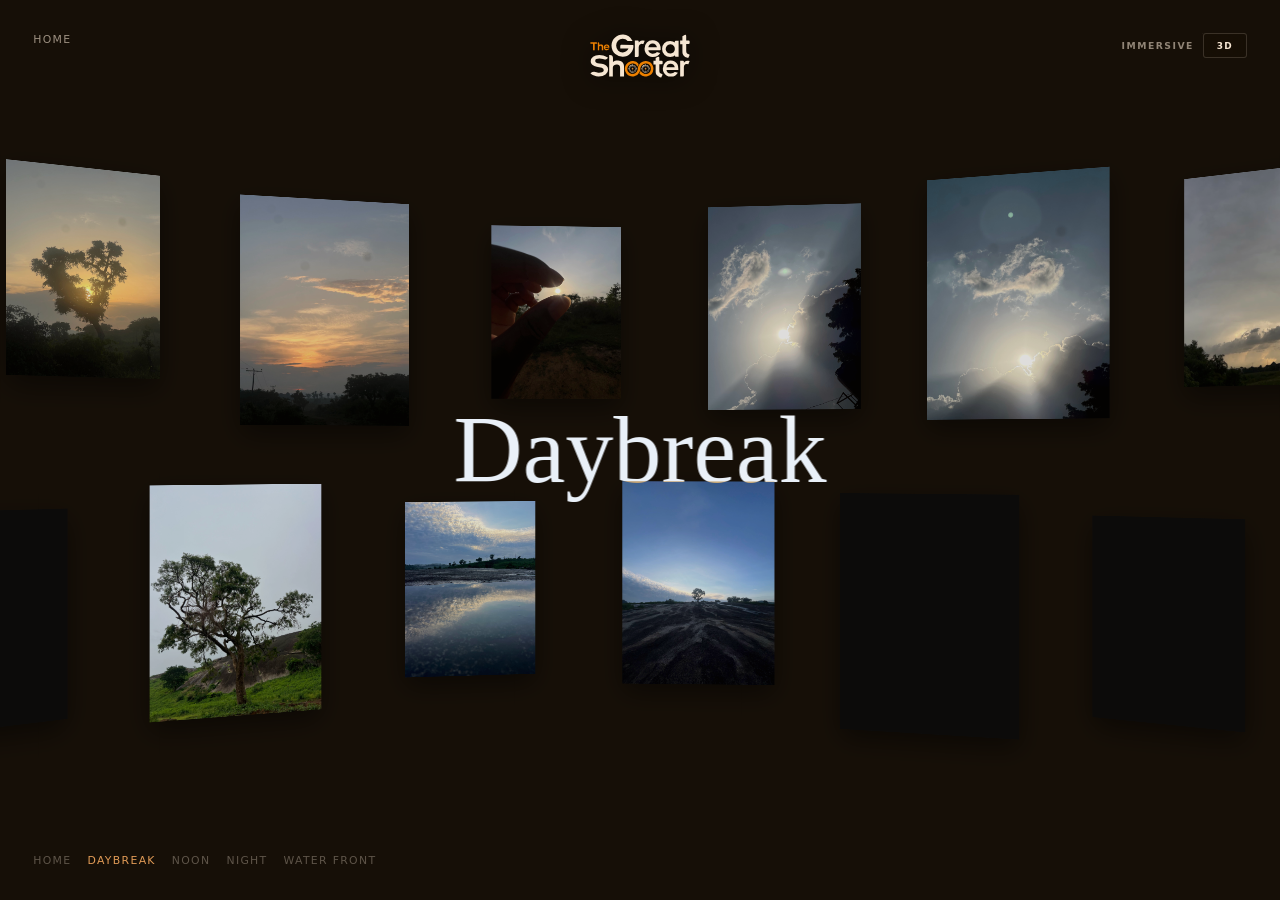
<file: alt/daybreak.html>
<!DOCTYPE html>
<html lang="en">
<head>
<meta charset="UTF-8">
<meta name="viewport" content="width=device-width, initial-scale=1.0">
<title>Daybreak — The Great Shooter</title>
<meta name="description" content="Daybreak — first light over rock and treeline">
<link rel="preconnect" href="https://api.fontshare.com">
<link rel="preconnect" href="https://cdn.fontshare.com" crossorigin>
<link href="https://api.fontshare.com/v2/css?f[]=gambarino@400&f[]=manrope@300,400,500,600,700&display=swap" rel="stylesheet">
<link rel="icon" href="../assets/logo/icon.svg" type="image/svg+xml">
<link rel="stylesheet" href="css/alt.css">
<meta name="referrer" content="no-referrer">
</head>
<body class="alt-daybreak">
<svg class="tgs-defs" aria-hidden="true" focusable="false" width="0" height="0" style="position:absolute"><symbol id="tgs-logo" viewBox="109.4 168 213.1 96"><path class="tgs-mark" d="M126.72,189.81v.77h-5.36v13.17h-3.43V190.58h-5.48v-3.07h12A2.3,2.3,0,0,1,126.72,189.81Z"/><path class="tgs-mark" d="M128,187.51h.56a2.3,2.3,0,0,1,2.3,2.3v3.09a3.44,3.44,0,0,1,1.15-.75,5.54,5.54,0,0,1,1.26-.32,8.16,8.16,0,0,1,1.51,0,7.64,7.64,0,0,1,1.63.32,5.3,5.3,0,0,1,1.11.57,3.61,3.61,0,0,1,1.45,2,6.88,6.88,0,0,1,.22,1.63v7.52h-3v-6.46a2.63,2.63,0,0,0-.67-2,2.45,2.45,0,0,0-1.93-.66,3.22,3.22,0,0,0-1.93.62,2.59,2.59,0,0,0-.95,2.07v6.44H128Z"/><path class="tgs-mark" d="M151.67,199h-8.49a2.57,2.57,0,0,0,.83,1.74,2.93,2.93,0,0,0,2.34.82,4.25,4.25,0,0,0,1.75-.31,3,3,0,0,0,.88-.64.8.8,0,0,1,.78-.19l2,.63a6.36,6.36,0,0,1-2.12,2.16,6.44,6.44,0,0,1-3.22.69,5.94,5.94,0,0,1-3-.63,6.17,6.17,0,0,1-2.13-2.05,5.82,5.82,0,0,1-.93-3.29,6.06,6.06,0,0,1,1.72-4.53,5.2,5.2,0,0,1,4-1.62,6,6,0,0,1,3.19.71,5,5,0,0,1,2.11,2.18,8.44,8.44,0,0,1,.73,3.83h0A.5.5,0,0,1,151.67,199Zm-2.29-2.08a2.74,2.74,0,0,0-.92-2,3.13,3.13,0,0,0-2.19-.77,3.28,3.28,0,0,0-2.22.8,2.56,2.56,0,0,0-.84,1.92Z"/><path class="tgs-type" d="M201,192.79a1.31,1.31,0,0,1,1.31,1.31h0a22.69,22.69,0,0,1-6.53,16.6,21.73,21.73,0,0,1-16.24,6.68A25,25,0,0,1,164.4,212a27.36,27.36,0,0,1-5.71-7.37q-2-3.92-2.22-10.68a18.36,18.36,0,0,1,1.92-8.91,33.27,33.27,0,0,1,2.56-4.27,29.31,29.31,0,0,1,3.13-3.52,22.17,22.17,0,0,1,7.13-4.66,26,26,0,0,1,9-1.54,20.46,20.46,0,0,1,12.22,3.59,23,23,0,0,1,8,10.21H190a15.32,15.32,0,0,0-4.53-3.68A13.86,13.86,0,0,0,179.7,180a13.1,13.1,0,0,0-9.7,4.16,15.06,15.06,0,0,0,.09,20.15,13.21,13.21,0,0,0,9.89,4.15,12.09,12.09,0,0,0,7.19-2.29,12.27,12.27,0,0,0,4.8-5.87H174.76V195a2.25,2.25,0,0,1,2.25-2.25Z"/><path class="tgs-type" d="M205.21,183.7h5.87a2.24,2.24,0,0,1,2.25,2.24V188a23.44,23.44,0,0,1,4.48-3.57,7.25,7.25,0,0,1,4.62-.81l3.31.7-2.31,5.74a1.59,1.59,0,0,1-2.36.74h0a8.25,8.25,0,0,0-3.4,0q-4.11,1.11-4.43,6.53v18.37a2.24,2.24,0,0,1-2.25,2.24h-5.78Z"/><path class="tgs-type" d="M257.73,203.89H233.38a7.55,7.55,0,0,0,2.38,5,8.47,8.47,0,0,0,6.72,2.33,11.93,11.93,0,0,0,5-.89,8.86,8.86,0,0,0,2.53-1.82,2.23,2.23,0,0,1,2.24-.55l5.84,1.81A18,18,0,0,1,252,216q-3.42,2-9.21,2a16.94,16.94,0,0,1-8.58-1.79,17.61,17.61,0,0,1-6.11-5.9,16.7,16.7,0,0,1-2.66-9.42q0-8.13,4.92-13a15.1,15.1,0,0,1,11.55-4.64,17.6,17.6,0,0,1,9.14,2,14.64,14.64,0,0,1,6,6.23q2.07,4,2.08,11h0A1.44,1.44,0,0,1,257.73,203.89Zm-6.58-6a7.77,7.77,0,0,0-2.61-5.59,9,9,0,0,0-6.3-2.2,9.37,9.37,0,0,0-6.34,2.29,7.31,7.31,0,0,0-2.43,5.5Z"/><path class="tgs-type" d="M262,201.28a16.78,16.78,0,0,1,4.51-12.06q4.5-4.72,12.15-4.73,6.66.22,9.89,3.45V186.5a2.24,2.24,0,0,1,2.25-2.24h5.72v33.49h-5.54a2.25,2.25,0,0,1-2.25-2.25v-1.06a15.52,15.52,0,0,1-3.75,2.4,17.88,17.88,0,0,1-6.32,1q-7,0-11.34-3.92A16.38,16.38,0,0,1,262,201.28Zm10.92,7.19q2.39,2.15,7.18,2.28a9.84,9.84,0,0,0,6-2.59,9.49,9.49,0,0,0,2.55-6.27,10,10,0,0,0-1.54-6.44,9.53,9.53,0,0,0-8-3.73,10.57,10.57,0,0,0-6.9,2.94,10.46,10.46,0,0,0,.65,13.81Z"/><path class="tgs-type" d="M304.45,174.6l4.65-2.28a2.25,2.25,0,0,1,3.24,2v9.22l5,0a2.24,2.24,0,0,1,2.23,2.26l0,3.17a2.24,2.24,0,0,1-2.25,2.23h-4.94v13.86c-.07,2.61.42,4.4,1.44,5.36a9.17,9.17,0,0,0,4.34,2.05h0a1.62,1.62,0,0,1,1,2.29l-2.65,5.27-3-.89a14.19,14.19,0,0,1-6.2-3.87,11.42,11.42,0,0,1-2.33-4.15,19.85,19.85,0,0,1-.52-5.08V191.53l-4.76.05v-8.07l4.76.05Z"/><path class="tgs-type" d="M151.65,213.69h1.56a6.35,6.35,0,0,1,6.35,6.35v8.53a9.81,9.81,0,0,1,3.17-2.07,15.25,15.25,0,0,1,3.49-.87,21.62,21.62,0,0,1,4.18-.12,20.3,20.3,0,0,1,4.5.9A13.8,13.8,0,0,1,178,228a9.86,9.86,0,0,1,2.49,2.42A10,10,0,0,1,182,233.5a20.18,20.18,0,0,1,.61,4.52v20.77H174.4V240.94a7.27,7.27,0,0,0-1.84-5.55,6.76,6.76,0,0,0-5.35-1.83,8.85,8.85,0,0,0-5.33,1.71c-1.57,1.14-2.45,3-2.63,5.71v17.81h-7.6Z"/><path class="tgs-type" d="M112.45,252.18l.66-.62a10.6,10.6,0,0,1,12-1.54l.07,0a11.49,11.49,0,0,0,3.37.85,15.9,15.9,0,0,0,2.25.16,18.92,18.92,0,0,0,5.94-1.08q3.42-1.62,3.64-4.41,0-3.15-4.23-4.77l-10.56-2.15a21.2,21.2,0,0,1-9.27-4.37,12.25,12.25,0,0,1-2.38-3.35,8.84,8.84,0,0,1-.81-3.8,11.59,11.59,0,0,1,4.81-9.75q5-3.69,13.09-3.69a34.1,34.1,0,0,1,8.25,1.1,31.32,31.32,0,0,1,10,5.15l-2.07,1.6a8.43,8.43,0,0,1-8.65,1l0,0a20.12,20.12,0,0,0-6.77-1.44,14.44,14.44,0,0,0-7.08,1.44,3.88,3.88,0,0,0-2.14,4.23q.22,3.83,8.82,4.81a56.3,56.3,0,0,1,9.19,1.78,17.19,17.19,0,0,1,5.69,3.35,9.63,9.63,0,0,1,3.1,7.24A13,13,0,0,1,144,254.74q-5.25,4-14.12,4a23.58,23.58,0,0,1-9.71-1.8,36.53,36.53,0,0,1-5.46-2.81C114,253.61,113.29,253,112.45,252.18Z"/><path class="tgs-type" d="M299.77,225.92h5.65a2.17,2.17,0,0,1,2.17,2.17v2a22.22,22.22,0,0,1,4.32-3.44,7,7,0,0,1,4.45-.78l3.19.67-2.22,5.54a1.54,1.54,0,0,1-2.27.71h0a8.06,8.06,0,0,0-3.29,0c-2.63.71-4.06,2.81-4.27,6.29v17.71a2.17,2.17,0,0,1-2.17,2.16h-5.56Z"/><path class="tgs-type" d="M294.7,245.39H271.22a7.25,7.25,0,0,0,2.3,4.81,8.13,8.13,0,0,0,6.47,2.25,11.54,11.54,0,0,0,4.84-.85,8.6,8.6,0,0,0,2.43-1.76,2.15,2.15,0,0,1,2.16-.53l5.64,1.75a17.49,17.49,0,0,1-5.87,5.95,17.68,17.68,0,0,1-8.88,1.91,16.38,16.38,0,0,1-8.28-1.73,17,17,0,0,1-5.89-5.68,16.07,16.07,0,0,1-2.56-9.09q0-7.81,4.74-12.52a14.56,14.56,0,0,1,11.13-4.47,17,17,0,0,1,8.82,2,14.12,14.12,0,0,1,5.82,6q2,3.89,2,10.59h0A1.39,1.39,0,0,1,294.7,245.39Zm-6.34-5.76a7.54,7.54,0,0,0-2.52-5.39,8.7,8.7,0,0,0-6.07-2.11,9,9,0,0,0-6.12,2.2,7.06,7.06,0,0,0-2.34,5.3Z"/><path class="tgs-mark" d="M213.41,232.73a16.48,16.48,0,0,0-1.61,2.86,18.07,18.07,0,0,0-1,3.09c-.08-.05-.08-.12-.11-.17a10.76,10.76,0,0,0-8-6.7,10.38,10.38,0,0,0-8.33,1.67,10.66,10.66,0,0,0-4.67,7.2A10.94,10.94,0,0,0,197.16,253a11,11,0,0,0,14-8.13,10.15,10.15,0,0,0,.24-2.05,17,17,0,0,1,.18-2.57,15.56,15.56,0,0,1,2-5.69,16.21,16.21,0,0,1,8.9-7.34,15.79,15.79,0,0,1,6-.83,16.24,16.24,0,0,1,14.19,10,15.75,15.75,0,0,1,1.24,6.94,16.24,16.24,0,0,1-12.58,15.1,15.49,15.49,0,0,1-5.08.33,16.27,16.27,0,0,1-10.62-5.29,9.7,9.7,0,0,1-.85-1,17.24,17.24,0,0,0,2.63-6c.09,0,.1.15.13.22a10.9,10.9,0,0,0,2.71,4,11.11,11.11,0,0,0,5.58,2.78,11,11,0,0,0,12.38-7.76,9.9,9.9,0,0,0,.44-2.9,11,11,0,0,0-9.35-11,10.24,10.24,0,0,0-6.05.85,10.8,10.8,0,0,0-6.18,7.39,12.2,12.2,0,0,0-.33,2.77,15.61,15.61,0,0,1-1.83,7.33,16.15,16.15,0,0,1-10.75,8.3,15.49,15.49,0,0,1-4.4.38,16.25,16.25,0,0,1-14.17-9.8,16.71,16.71,0,0,1-1.23-4.66,16.15,16.15,0,0,1,.08-4,15.74,15.74,0,0,1,2.61-6.76,16.1,16.1,0,0,1,9.53-6.7,15.67,15.67,0,0,1,5.15-.43,16.16,16.16,0,0,1,11.47,6l.18.23S213.38,232.69,213.41,232.73Z"/><circle class="tgs-mark" cx="200.43" cy="242.53" r="1.56"/><path class="tgs-type" d="M200.71,250.56c0,.25,0,.5,0,.74l0,.72a4.51,4.51,0,0,1-.64,0,3.85,3.85,0,0,1,0-.48c0-.17,0-.33,0-.49s0-.32,0-.5H200a7.85,7.85,0,0,1-3.79-1.21,8.14,8.14,0,0,1-3.45-4.54,6.66,6.66,0,0,1-.26-1.33c0-.18,0-.37,0-.55a.31.31,0,0,1,0-.1h-.08l-.53,0-.8,0H191a2.74,2.74,0,0,1,0-.64c.24,0,.48,0,.72,0l.74,0a8,8,0,0,1,7.74-7.73c0-.51,0-1-.06-1.5a3.43,3.43,0,0,1,.65,0s0,.05,0,.08l0,.72,0,.62v.08l.8.08a6.86,6.86,0,0,1,.79.14,7.49,7.49,0,0,1,.77.23,6.74,6.74,0,0,1,.74.3c.24.12.48.24.71.38a6.88,6.88,0,0,1,.66.44,7.79,7.79,0,0,1,.63.51,7.4,7.4,0,0,1,.56.56c.18.2.35.41.51.62s.31.44.45.67.26.47.37.71.21.49.3.74.16.51.23.77a5.24,5.24,0,0,1,.15.79c0,.26.05.53.08.8l.72,0,.73,0c0,.07,0,.14,0,.21v.43h-.08l-.79,0-.54,0h-.07a8,8,0,0,1-7.75,7.74Zm-5.81-7.85a5.21,5.21,0,0,0,.68,2.51,5.67,5.67,0,0,0,2.57,2.39,5.18,5.18,0,0,0,2.14.48V248l0-.52c0-.42,0-.84.05-1.25,0-.68,0-1.36,0-2,0,0,0-.06,0-.09h-.06a1.35,1.35,0,0,1-.56-.17,1.53,1.53,0,0,1-.85-1.24s0-.05,0-.09H197.8l-1.38,0-1.22.05Zm7.12-.08a1.6,1.6,0,0,1-1.48,1.5.28.28,0,0,0,0,.09v.29c0,1,0,1.89,0,2.83,0,.23,0,.47,0,.7,0,0,0,0,0,.07l.5,0a5.93,5.93,0,0,0,1.09-.25,5.63,5.63,0,0,0,2.42-1.63,5.26,5.26,0,0,0,1.1-1.92,5.16,5.16,0,0,0,.27-1.47v-.09C204.67,242.62,203.35,242.62,202,242.63Zm-7.13-.25.17,0,.74,0,1,0h2a1.6,1.6,0,0,1,.46-1,1.57,1.57,0,0,1,1-.47.38.38,0,0,0,0-.1c0-.89,0-1.78,0-2.68,0-.37,0-.74-.05-1.12,0,0,0,0,0-.06a5.37,5.37,0,0,0-3.63,1.49A5.6,5.6,0,0,0,194.89,242.38Zm5.64-1.42a3.75,3.75,0,0,1,.39.09,2.21,2.21,0,0,1,.35.16,1.33,1.33,0,0,1,.3.23,1.19,1.19,0,0,1,.23.31,3.68,3.68,0,0,1,.15.35c0,.12.05.25.08.38h.47c.76,0,1.52,0,2.27,0l1.16-.05H206a.08.08,0,0,0,0,0,5.82,5.82,0,0,0-.2-1.25,5.54,5.54,0,0,0-5.07-4.09s-.07,0-.11,0C200.53,238.33,200.51,239.64,200.53,241Zm-6.24,1.78c-.1,0-1.12,0-1.21,0v.12a9.3,9.3,0,0,0,.13,1.06,7.28,7.28,0,0,0,2.24,4,7.5,7.5,0,0,0,2.74,1.6,6.43,6.43,0,0,0,1.3.29c.22,0,.44,0,.67.06h.05c0-.1.06-1.11,0-1.18a6.21,6.21,0,0,1-6-6Zm12.31,0v.06a5.82,5.82,0,0,1-.07.73,6.15,6.15,0,0,1-.75,2.1,6.21,6.21,0,0,1-2.22,2.22,6.07,6.07,0,0,1-2.71.85h-.21v.3c0,.1,0,.2,0,.3s0,.19,0,.28a1.51,1.51,0,0,0,0,.3h.07l.38,0a6.43,6.43,0,0,0,1.31-.24,7.45,7.45,0,0,0,2.83-1.54,7.29,7.29,0,0,0,2.29-3.62,6.9,6.9,0,0,0,.24-1.63v-.05A12,12,0,0,0,206.6,242.74Zm-6.39-7.54a7,7,0,0,0-2.27.44,7.34,7.34,0,0,0-2.89,1.92,7.19,7.19,0,0,0-1.7,3,6.84,6.84,0,0,0-.25,1.72l.59,0c.2,0,.4,0,.6,0a6.19,6.19,0,0,1,6-6C200.24,236,200.23,235.6,200.21,235.2Zm.43,1.19h.07a5.53,5.53,0,0,1,.7.07,6.15,6.15,0,0,1,5.17,5.63l0,.26,1.2-.05a7.14,7.14,0,0,0-.54-2.51,7.24,7.24,0,0,0-2-2.79,7.43,7.43,0,0,0-3.26-1.65,5.9,5.9,0,0,0-1.34-.14Zm-.28,4.77a1.37,1.37,0,0,0-1.29,1.31h1.07a.37.37,0,0,1,.22-.22Zm0,1.71-.14-.11a.73.73,0,0,1-.09-.13c-.16,0-1,0-1.07,0s0,0,0,.05a1.42,1.42,0,0,0,1.17,1.25h.13Zm1.47-.4s0,0,0,0,0-.09,0-.13a1.26,1.26,0,0,0-.34-.69,1.43,1.43,0,0,0-.81-.45h-.14v1.09a.37.37,0,0,1,.22.22Zm0,.17a9.54,9.54,0,0,0-1.07,0l-.09.13-.13.09c0,.15,0,1,0,1.08A1.36,1.36,0,0,0,201.83,242.64Z"/><circle class="tgs-mark" cx="227.62" cy="242.53" r="1.56"/><path class="tgs-type" d="M227.91,250.56c0,.25,0,.5,0,.74l0,.72a4.48,4.48,0,0,1-.64,0c0-.16,0-.32,0-.48s0-.33,0-.49a4.1,4.1,0,0,0,0-.5h-.2a7.89,7.89,0,0,1-3.79-1.21,8.14,8.14,0,0,1-3.45-4.54,7.45,7.45,0,0,1-.26-1.33c0-.18,0-.37,0-.55,0,0,0-.06,0-.1h-.07l-.54,0-.8,0h-.06a2.74,2.74,0,0,1,0-.64c.24,0,.48,0,.72,0l.74,0a8,8,0,0,1,7.74-7.73c0-.51,0-1-.06-1.5a3.45,3.45,0,0,1,.65,0,.22.22,0,0,1,0,.08l0,.72,0,.62v.08l.8.08a7,7,0,0,1,1.56.37,6.74,6.74,0,0,1,.74.3c.24.12.48.24.71.38a7,7,0,0,1,.67.44c.21.16.42.33.62.51a6,6,0,0,1,.57.56c.18.2.34.41.5.62s.31.44.45.67.26.47.37.71a6.74,6.74,0,0,1,.3.74c.09.25.16.51.23.77a5.24,5.24,0,0,1,.15.79c0,.26,0,.53.08.8l.72,0,.73,0a.38.38,0,0,1,0,.21v.43h-.07l-.8,0-.54,0h-.06a8.06,8.06,0,0,1-7.75,7.74Zm-5.81-7.85a5.19,5.19,0,0,0,.67,2.51,5.67,5.67,0,0,0,2.57,2.39,5.21,5.21,0,0,0,2.14.48s0,0,0-.06,0-.35,0-.52c0-.42,0-.84.05-1.25,0-.68,0-1.36,0-2a.28.28,0,0,0,0-.09h-.06a1.35,1.35,0,0,1-.56-.17,1.53,1.53,0,0,1-.85-1.24.37.37,0,0,0,0-.09H225l-1.38,0-1.22.05Zm7.11-.08a1.6,1.6,0,0,1-.45,1,1.62,1.62,0,0,1-1,.47s0,.06,0,.09v.29c0,1,0,1.89.05,2.83l0,.7a.25.25,0,0,0,0,.07l.49,0a5.75,5.75,0,0,0,1.09-.25,5.57,5.57,0,0,0,2.42-1.63,5.43,5.43,0,0,0,1.11-1.92,5.53,5.53,0,0,0,.26-1.47.27.27,0,0,0,0-.09C231.86,242.62,230.54,242.62,229.21,242.63Zm-7.12-.25.16,0,.74,0,1,0h2a1.6,1.6,0,0,1,.46-1,1.57,1.57,0,0,1,1-.47v-.1c0-.89,0-1.78,0-2.68,0-.37,0-.74-.05-1.12,0,0,0,0,0-.06a5.35,5.35,0,0,0-3.62,1.49A5.56,5.56,0,0,0,222.09,242.38Zm5.64-1.42c.13,0,.26,0,.38.09a2.21,2.21,0,0,1,.35.16,1.14,1.14,0,0,1,.3.23,1.19,1.19,0,0,1,.23.31,2.17,2.17,0,0,1,.15.35,2.33,2.33,0,0,1,.08.38h.47c.76,0,1.52,0,2.28,0l1.15-.05h.07v0a5.82,5.82,0,0,0-.2-1.25,5.54,5.54,0,0,0-5.07-4.09.15.15,0,0,0-.11,0C227.73,238.33,227.7,239.64,227.73,241Zm-6.24,1.78a12,12,0,0,0-1.21,0,.48.48,0,0,0,0,.12,7.48,7.48,0,0,0,.12,1.06,7.28,7.28,0,0,0,2.24,4,7.5,7.5,0,0,0,2.74,1.6,6.43,6.43,0,0,0,1.3.29c.22,0,.44,0,.67.06h.05c0-.1.06-1.11,0-1.18a6.09,6.09,0,0,1-4.15-1.81A6,6,0,0,1,221.49,242.74Zm12.31,0a.13.13,0,0,0,0,.06,5.82,5.82,0,0,1-.07.73,6.15,6.15,0,0,1-.75,2.1,6.21,6.21,0,0,1-2.22,2.22,6,6,0,0,1-2.71.85h-.21v.3c0,.1,0,.2,0,.3a2.62,2.62,0,0,0,0,.28c0,.1,0,.2,0,.3H228l.37,0a6.53,6.53,0,0,0,1.32-.24,7.52,7.52,0,0,0,2.83-1.54,7.34,7.34,0,0,0,2.28-3.62,7.47,7.47,0,0,0,.25-1.63.43.43,0,0,1,0-.05A11.91,11.91,0,0,0,233.8,242.74Zm-6.4-7.54a7,7,0,0,0-2.27.44,7.41,7.41,0,0,0-4.59,5,6.84,6.84,0,0,0-.25,1.72l.59,0c.2,0,.4,0,.61,0a6.18,6.18,0,0,1,6-6C227.43,236,227.43,235.6,227.4,235.2Zm.43,1.19h.07a5.69,5.69,0,0,1,.71.07,6.17,6.17,0,0,1,5.17,5.63,2.46,2.46,0,0,0,0,.26l1.2-.05a7.39,7.39,0,0,0-5.78-6.95,5.9,5.9,0,0,0-1.34-.14Zm-.27,4.77a1.36,1.36,0,0,0-1.29,1.31h1.07a.37.37,0,0,1,.22-.22Zm0,1.71a.57.57,0,0,1-.14-.11.45.45,0,0,1-.1-.13c-.16,0-1,0-1.07,0v.05a1.42,1.42,0,0,0,1.17,1.25h.14Zm1.46-.4s0,0,0,0,0-.09,0-.13a1.34,1.34,0,0,0-.35-.69,1.4,1.4,0,0,0-.8-.45h-.14c0,.36,0,.72,0,1.09a.39.39,0,0,1,.23.22Zm0,.17a9.54,9.54,0,0,0-1.07,0,1,1,0,0,1-.09.13l-.13.09a9.52,9.52,0,0,0,0,1.08A1.36,1.36,0,0,0,229,242.64Z"/><path class="tgs-type" d="M248.63,220l4.47-2.2a2.17,2.17,0,0,1,3.13,1.95v6l4.8,0a2.16,2.16,0,0,1,2.16,2.18l0,3.05a2.17,2.17,0,0,1-2.17,2.16h-4.77v13.36c-.06,2.52.41,4.25,1.39,5.18a8.82,8.82,0,0,0,4.19,2h0a1.56,1.56,0,0,1,1,2.21L260.23,261l-2.88-.85a13.84,13.84,0,0,1-6-3.74,11.22,11.22,0,0,1-2.25-4,19.57,19.57,0,0,1-.49-4.9v-14l-4.59,0v-7.78l4.59.05Z"/></symbol><symbol id="tgs-icon" viewBox="95.4 149.1 241.2 133.9"><path class="tgs-mark" d="M213.38,177.35A66.13,66.13,0,0,0,207,188.62,72.65,72.65,0,0,0,203,200.81c-.31-.19-.33-.47-.42-.68-6-14.19-16.5-23.1-31.46-26.39-11.79-2.6-22.87-.25-32.86,6.55a42,42,0,0,0-18.38,28.38A43.37,43.37,0,0,0,166.39,259a43.58,43.58,0,0,0,38.22-34,39.1,39.1,0,0,0,.93-8.08,72.65,72.65,0,0,1,.71-10.1A61.35,61.35,0,0,1,214,184.39a63.92,63.92,0,0,1,35.09-28.94,62.25,62.25,0,0,1,23.57-3.27,64.12,64.12,0,0,1,56,39.25,62.17,62.17,0,0,1,4.86,27.35,64,64,0,0,1-49.59,59.52,61.38,61.38,0,0,1-20,1.31c-16.61-1.6-30.49-8.73-41.85-20.87a37,37,0,0,1-3.34-4A68.06,68.06,0,0,0,229,231.13c.39.19.4.57.51.85a43.29,43.29,0,0,0,32.71,26.56C283.68,262.45,305,249,311.07,228a40.52,40.52,0,0,0,1.72-11.45c-.08-11.69-3.93-21.93-12.11-30.4a43,43,0,0,0-24.77-12.85,40.48,40.48,0,0,0-23.85,3.35c-12.63,5.9-20.85,15.57-24.35,29.13a45.7,45.7,0,0,0-1.29,10.93,61.73,61.73,0,0,1-7.24,28.9c-9.26,17.15-23.47,28-42.37,32.73a61,61,0,0,1-17.36,1.5,64.08,64.08,0,0,1-55.86-38.63,65.85,65.85,0,0,1-4.83-18.37,62.91,62.91,0,0,1,.31-15.75,62.18,62.18,0,0,1,10.28-26.63A63.37,63.37,0,0,1,146.92,154a60.68,60.68,0,0,1,20.31-1.72c18.44,1.5,33.39,9.67,45.21,23.77.26.3.49.62.73.94A2.76,2.76,0,0,1,213.38,177.35Z"/><circle class="tgs-mark" cx="162.23" cy="216" r="6.16"/><path class="tgs-type" d="M163.34,247.65c0,1,.07,1.94.1,2.9s.08,1.91.13,2.85a13.34,13.34,0,0,1-2.53,0c0-.62.05-1.25.06-1.88s.06-1.29.09-1.94.1-1.26.07-1.93c-.27,0-.52-.06-.77-.07a31.09,31.09,0,0,1-14.94-4.75,31.59,31.59,0,0,1-7.83-6.93,31,31,0,0,1-5.78-11,28.25,28.25,0,0,1-1-5.24c-.07-.72-.11-1.45-.17-2.18,0-.12,0-.24,0-.38s-.2,0-.29,0l-2.1.11-3.16.13a1.6,1.6,0,0,1-.23,0,9.88,9.88,0,0,1,0-2.49c1,0,1.9.06,2.85.09l2.91.11a31.72,31.72,0,0,1,30.54-30.51c-.07-2-.19-3.94-.25-5.88a11.89,11.89,0,0,1,2.56,0,1.45,1.45,0,0,1,0,.3l-.12,2.83c0,.83-.08,1.65-.11,2.47,0,.1,0,.19,0,.3,1.06.1,2.11.19,3.15.31a23.58,23.58,0,0,1,3.11.56,31.82,31.82,0,0,1,6,2.08c.94.48,1.88.95,2.79,1.49s1.78,1.13,2.63,1.75a31.28,31.28,0,0,1,2.45,2c.78.71,1.54,1.45,2.25,2.23a31.28,31.28,0,0,1,2,2.45,29.37,29.37,0,0,1,1.76,2.63,29.68,29.68,0,0,1,1.47,2.79c.45,1,.84,1.94,1.19,2.93s.63,2,.9,3a20.63,20.63,0,0,1,.58,3.1c.12,1.05.21,2.1.32,3.18.94,0,1.89-.07,2.85-.1l2.88-.14a2.2,2.2,0,0,1,.07.84c0,.27,0,.54,0,.81v.87a1.18,1.18,0,0,1-.3,0l-3.12-.13-2.14-.11-.26,0a31.74,31.74,0,0,1-30.55,30.54Zm-22.9-31a20.6,20.6,0,0,0,2.65,9.92A22.1,22.1,0,0,0,153.24,236a20.35,20.35,0,0,0,8.42,1.92l0-.23.09-2.07c.07-1.65.17-3.29.19-4.94,0-2.67,0-5.35,0-8,0-.11,0-.23,0-.35l-.23,0a5.69,5.69,0,0,1-2.24-.66,6.15,6.15,0,0,1-3.34-4.92,2.83,2.83,0,0,0-.07-.33h-4.23c-1.82,0-3.63,0-5.44.06-1.6,0-3.21.13-4.81.19Zm28.05-.32a6.27,6.27,0,0,1-5.85,5.93c0,.13,0,.23,0,.33v1.18c0,3.72,0,7.43.17,11.15.06.91.1,1.83.14,2.75,0,.09,0,.17.06.29.67-.05,1.32-.08,2-.16a21.23,21.23,0,0,0,4.29-1,22.45,22.45,0,0,0,9.56-6.39,21.49,21.49,0,0,0,4.34-7.58,20.77,20.77,0,0,0,1.06-5.8c0-.11,0-.23,0-.36C178.94,216.32,173.73,216.32,168.49,216.36Zm-28.09-1,.66.05c1,0,1.94.07,2.91.12,1.37.06,2.73.17,4.09.19,2.55,0,5.11,0,7.66,0l.38,0a6.29,6.29,0,0,1,5.86-5.92c0-.14,0-.26,0-.37,0-3.53.07-7.06-.14-10.58-.09-1.47-.13-2.94-.19-4.42a1.09,1.09,0,0,0,0-.26,21.27,21.27,0,0,0-14.28,5.9A22,22,0,0,0,140.4,215.41Zm22.23-5.63a14.62,14.62,0,0,1,1.51.35,9.69,9.69,0,0,1,1.4.63,4.74,4.74,0,0,1,1.16.94,4.59,4.59,0,0,1,.91,1.19,10.22,10.22,0,0,1,.61,1.4,13.06,13.06,0,0,1,.31,1.49h1.86c3,0,6,.05,9-.14,1.51-.09,3-.13,4.54-.19a2.61,2.61,0,0,0,.27-.06,1.24,1.24,0,0,0,0-.18,24,24,0,0,0-.78-4.91,21.8,21.8,0,0,0-20-16.12c-.14,0-.29-.05-.43.06C162.63,199.42,162.55,204.6,162.63,209.78Zm-24.6,7a41.56,41.56,0,0,0-4.77.22c0,.15,0,.31,0,.47a28.88,28.88,0,0,0,.5,4.14,28.56,28.56,0,0,0,8.83,15.7,29.2,29.2,0,0,0,10.79,6.32,27.38,27.38,0,0,0,5.13,1.15c.87.11,1.75.15,2.63.22a.83.83,0,0,0,.22,0c.08-.38.23-4.38.17-4.65a24.11,24.11,0,0,1-16.35-7.14A23.69,23.69,0,0,1,138,216.81Zm48.53,0c0,.1,0,.18,0,.26a21.13,21.13,0,0,1-.27,2.86,23.58,23.58,0,0,1-3,8.27,24.59,24.59,0,0,1-8.75,8.77,23.64,23.64,0,0,1-10.69,3.33l-.82.07c0,.42,0,.79,0,1.17s0,.78,0,1.17l.06,1.13a5.92,5.92,0,0,0,.09,1.18l.29,0,1.49-.1a27.39,27.39,0,0,0,5.17-1,29.37,29.37,0,0,0,11.16-6.06,28.76,28.76,0,0,0,9-14.29,28.21,28.21,0,0,0,1-6.4,1.46,1.46,0,0,0,0-.22C191,216.91,187,216.74,186.56,216.8Zm-25.23-29.71a28.24,28.24,0,0,0-8.94,1.71,29.22,29.22,0,0,0-18.09,19.54,26.68,26.68,0,0,0-1,6.78c.77,0,1.55.08,2.33.1a21,21,0,0,0,2.38.07,24.43,24.43,0,0,1,23.52-23.51C161.47,190.21,161.45,188.66,161.33,187.09Zm1.72,4.68.27,0c.93.07,1.86.14,2.78.29a24.3,24.3,0,0,1,20.38,22.19c0,.34.06.67.09,1,1.59,0,3.15-.13,4.73-.21a28.06,28.06,0,0,0-2.1-9.89,28.6,28.6,0,0,0-7.82-11,29.13,29.13,0,0,0-12.85-6.5,22.74,22.74,0,0,0-5.28-.58ZM162,210.6c-2.76-.09-5.32,2.93-5.08,5.16h4.21a1.53,1.53,0,0,1,.87-.89Zm0,6.72a4.62,4.62,0,0,1-.55-.41,3.77,3.77,0,0,1-.37-.52,38.81,38.81,0,0,0-4.22,0,.59.59,0,0,0,0,.19,5.62,5.62,0,0,0,4.62,4.92,3.12,3.12,0,0,0,.53,0Zm5.78-1.56c0-.08,0-.14,0-.19s0-.32-.05-.48a5.29,5.29,0,0,0-1.37-2.75,5.36,5.36,0,0,0-3.17-1.74,4.29,4.29,0,0,0-.55,0c0,1.46,0,2.87,0,4.31a1.49,1.49,0,0,1,.88.89Zm0,.64a37.34,37.34,0,0,0-4.24,0,3.16,3.16,0,0,1-.35.5,3.75,3.75,0,0,1-.51.38,42.28,42.28,0,0,0,0,4.24A5.38,5.38,0,0,0,167.75,216.4Z"/><circle class="tgs-mark" cx="269.43" cy="216" r="6.16"/><path class="tgs-type" d="M270.55,247.65c0,1,.07,1.94.1,2.9s.08,1.91.12,2.85a13.34,13.34,0,0,1-2.53,0c-.05-.62.06-1.25.07-1.88s.05-1.29.08-1.94.1-1.26.08-1.93c-.28,0-.53-.06-.78-.07a31.12,31.12,0,0,1-14.94-4.75,31.54,31.54,0,0,1-7.82-6.93,30.83,30.83,0,0,1-5.78-11,29.11,29.11,0,0,1-1-5.24c-.07-.72-.11-1.45-.16-2.18,0-.12,0-.24,0-.38s-.19,0-.28,0l-2.11.11-3.16.13a1.6,1.6,0,0,1-.23,0,9.88,9.88,0,0,1,0-2.49c.95,0,1.9.06,2.86.09l2.9.11a31.74,31.74,0,0,1,30.54-30.51c-.07-2-.19-3.94-.24-5.88a11.87,11.87,0,0,1,2.56,0,2.77,2.77,0,0,1,0,.3c0,.94-.09,1.89-.13,2.83s-.08,1.65-.11,2.47a1.56,1.56,0,0,0,0,.3c1.05.1,2.1.19,3.14.31a23.58,23.58,0,0,1,3.11.56,26.92,26.92,0,0,1,3,.89,27.47,27.47,0,0,1,2.92,1.19c.94.48,1.89.95,2.79,1.49s1.78,1.13,2.63,1.75a31.54,31.54,0,0,1,8.45,9.3c.54.9,1,1.84,1.48,2.79s.84,1.94,1.18,2.93.63,2,.91,3a21.94,21.94,0,0,1,.57,3.1c.12,1.05.21,2.1.32,3.18.95,0,1.9-.07,2.85-.1l2.89-.14a2,2,0,0,1,.06.84c0,.27,0,.54,0,.81v.87a1.17,1.17,0,0,1-.29,0l-3.12-.13-2.15-.11-.26,0a31.74,31.74,0,0,1-30.54,30.54Zm-22.91-31a20.72,20.72,0,0,0,2.65,9.92A22.2,22.2,0,0,0,260.44,236a20.35,20.35,0,0,0,8.42,1.92,1.6,1.6,0,0,0,0-.23c0-.69.07-1.38.09-2.07.07-1.65.18-3.29.2-4.94,0-2.67,0-5.35,0-8,0-.11,0-.23,0-.35l-.24,0a5.69,5.69,0,0,1-2.24-.66,6.15,6.15,0,0,1-3.34-4.92,2.83,2.83,0,0,0-.07-.33H259c-1.81,0-3.62,0-5.43.06-1.61,0-3.22.13-4.82.19Zm28.05-.32a6.19,6.19,0,0,1-1.8,4.08,6.26,6.26,0,0,1-4,1.85c0,.13,0,.23,0,.33,0,.4,0,.79,0,1.18,0,3.72-.05,7.43.17,11.15.05.91.09,1.83.14,2.75a1.25,1.25,0,0,0,.06.29c.66-.05,1.31-.08,1.95-.16a21.08,21.08,0,0,0,4.29-1,22.45,22.45,0,0,0,9.56-6.39,21.67,21.67,0,0,0,4.35-7.58,21.12,21.12,0,0,0,1.05-5.8c0-.11,0-.23,0-.36C286.15,216.32,280.94,216.32,275.69,216.36Zm-28.09-1,.66.05,2.92.12c1.36.06,2.72.17,4.08.19,2.56,0,5.11,0,7.67,0l.38,0a6.26,6.26,0,0,1,1.81-4.07,6.19,6.19,0,0,1,4-1.85c0-.14,0-.26,0-.37,0-3.53.08-7.06-.14-10.58-.09-1.47-.12-2.94-.19-4.42a2,2,0,0,0,0-.26,21.26,21.26,0,0,0-14.28,5.9A21.92,21.92,0,0,0,247.6,215.41Zm22.24-5.63a15,15,0,0,1,1.5.35,9.23,9.23,0,0,1,1.4.63,4.56,4.56,0,0,1,1.16.94,4.38,4.38,0,0,1,.91,1.19,9.13,9.13,0,0,1,.61,1.4c.15.47.21,1,.32,1.49h1.85c3,0,6,.05,9-.14,1.51-.09,3-.13,4.54-.19a2.61,2.61,0,0,0,.27-.06.58.58,0,0,0,0-.18,23.37,23.37,0,0,0-.78-4.91,21.81,21.81,0,0,0-20-16.12c-.14,0-.3-.05-.43.06C269.83,199.42,269.75,204.6,269.84,209.78Zm-24.61,7a41.56,41.56,0,0,0-4.77.22c0,.15,0,.31,0,.47a28.51,28.51,0,0,0,9.32,19.84,29.2,29.2,0,0,0,10.79,6.32,27.48,27.48,0,0,0,5.14,1.15c.87.11,1.74.15,2.62.22a.83.83,0,0,0,.22,0c.08-.38.23-4.38.17-4.65a24.06,24.06,0,0,1-16.34-7.14A23.65,23.65,0,0,1,245.23,216.81Zm48.54,0c0,.1,0,.18,0,.26a21.11,21.11,0,0,1-.26,2.86,23.79,23.79,0,0,1-3,8.27,24.59,24.59,0,0,1-8.75,8.77,23.64,23.64,0,0,1-10.68,3.33l-.83.07c0,.42,0,.79,0,1.17s0,.78.05,1.17,0,.76.06,1.13a5.91,5.91,0,0,0,.08,1.18l.29,0,1.49-.1a27.39,27.39,0,0,0,5.17-1,29.22,29.22,0,0,0,11.16-6.06,28.76,28.76,0,0,0,9-14.29,27.67,27.67,0,0,0,1-6.4.78.78,0,0,0,0-.22C298.15,216.91,294.17,216.74,293.77,216.8Zm-25.23-29.71a28.19,28.19,0,0,0-8.94,1.71,29.27,29.27,0,0,0-18.1,19.54,27.05,27.05,0,0,0-1,6.78c.77,0,1.54.08,2.32.1a21.06,21.06,0,0,0,2.39.07,24.42,24.42,0,0,1,23.51-23.51C268.68,190.21,268.65,188.66,268.54,187.09Zm1.71,4.68.27,0c.93.07,1.86.14,2.78.29a24.3,24.3,0,0,1,20.38,22.19c0,.34.06.67.09,1,1.59,0,3.15-.13,4.74-.21a29,29,0,0,0-9.93-20.88,29.09,29.09,0,0,0-12.84-6.5,22.84,22.84,0,0,0-5.28-.58Zm-1.09,18.83c-2.75-.09-5.31,2.93-5.08,5.16h4.22a1.51,1.51,0,0,1,.86-.89Zm0,6.72a5.62,5.62,0,0,1-.55-.41,3,3,0,0,1-.36-.52,39,39,0,0,0-4.23,0,1.15,1.15,0,0,0,0,.19,5.63,5.63,0,0,0,4.62,4.92,3.12,3.12,0,0,0,.53,0Zm5.78-1.56c0-.08,0-.14,0-.19s0-.32-.05-.48a5.21,5.21,0,0,0-1.37-2.75,5.34,5.34,0,0,0-3.16-1.74,4.45,4.45,0,0,0-.56,0c0,1.46,0,2.87,0,4.31a1.46,1.46,0,0,1,.88.89Zm0,.64a37.35,37.35,0,0,0-4.24,0,3.16,3.16,0,0,1-.35.5,3.22,3.22,0,0,1-.51.38,39.31,39.31,0,0,0,0,4.24A5.37,5.37,0,0,0,275,216.4Z"/></symbol></svg>

<header class="alt-head">
  <nav class="alt-nav">
    <a href="index.html">Home</a>
  </nav>
</header>

<div class="alt-brand">
  <a href="index.html" class="alt-brand__link" aria-label="The Great Shooter — archive"><svg class="alt-brand__logo" role="img" aria-hidden="true"><use href="#tgs-logo"></use></svg></a>
</div>

<div class="world" id="world" data-collection="daybreak">
  <div class="world__camera" id="camera"></div>
</div>

<div class="collection-title"><h2>Daybreak</h2></div>


<footer class="alt-foot">
  <nav class="coll-nav">
    <a href="index.html">Home</a>
    <a href="daybreak.html" class="is-current">Daybreak</a>
    <a href="noon.html">Noon</a>
    <a href="night.html">Night</a>
    <a href="waterfront.html">Water Front</a>
  </nav>
</footer>

<script src="js/images.js?v=collections-20261108"></script>
<script src="js/ui-toggle.js" data-ui="alt"></script>
<script src="js/wall.js"></script>
</body>
</html>
</file>
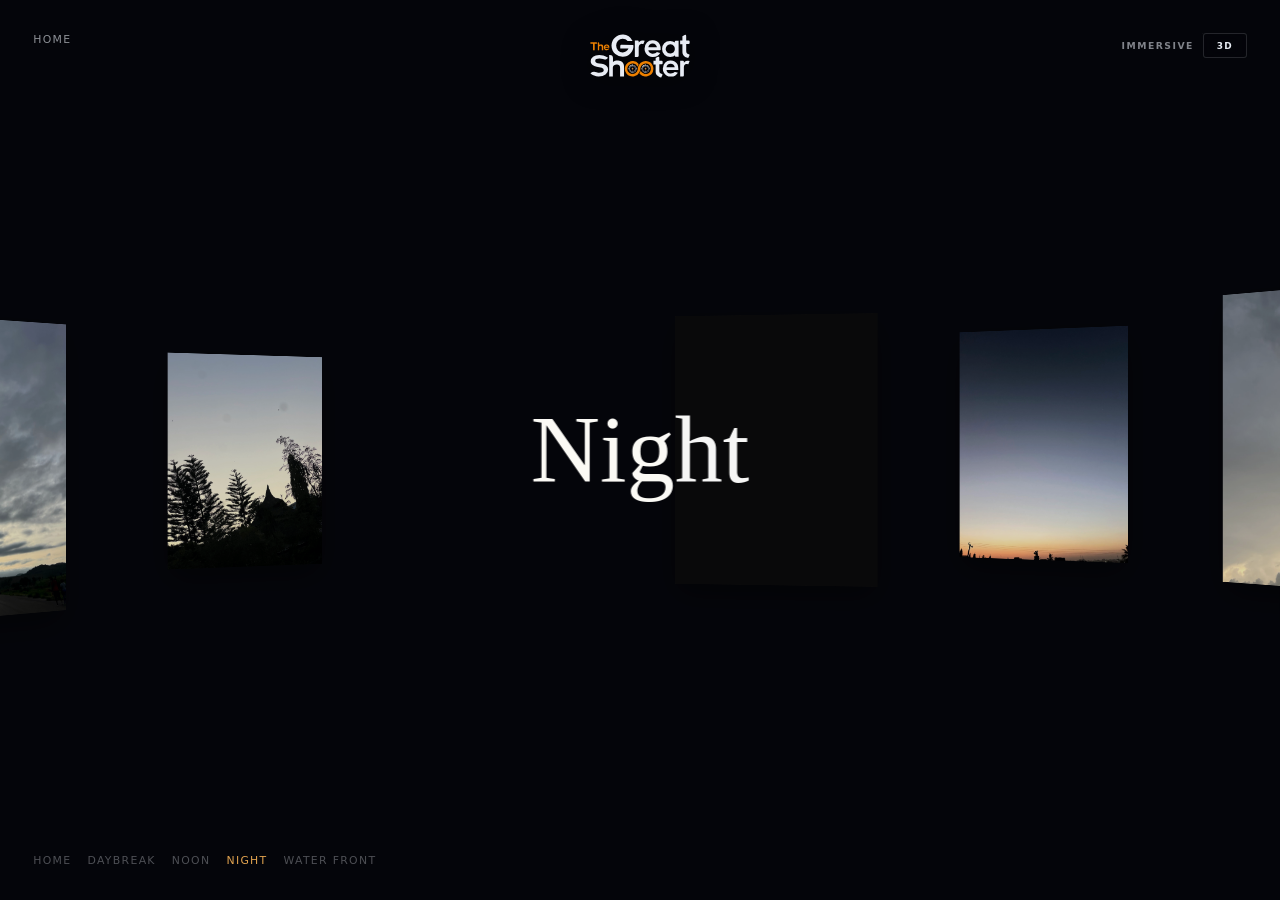
<file: alt/night.html>
<!DOCTYPE html>
<html lang="en">
<head>
<meta charset="UTF-8">
<meta name="viewport" content="width=device-width, initial-scale=1.0">
<title>Night — The Great Shooter</title>
<meta name="description" content="Night — last light going to blue">
<link rel="preconnect" href="https://api.fontshare.com">
<link rel="preconnect" href="https://cdn.fontshare.com" crossorigin>
<link href="https://api.fontshare.com/v2/css?f[]=gambarino@400&f[]=manrope@300,400,500,600,700&display=swap" rel="stylesheet">
<link rel="icon" href="../assets/logo/icon.svg" type="image/svg+xml">
<link rel="stylesheet" href="css/alt.css">
<meta name="referrer" content="no-referrer">
</head>
<body class="alt-night">
<svg class="tgs-defs" aria-hidden="true" focusable="false" width="0" height="0" style="position:absolute"><symbol id="tgs-logo" viewBox="109.4 168 213.1 96"><path class="tgs-mark" d="M126.72,189.81v.77h-5.36v13.17h-3.43V190.58h-5.48v-3.07h12A2.3,2.3,0,0,1,126.72,189.81Z"/><path class="tgs-mark" d="M128,187.51h.56a2.3,2.3,0,0,1,2.3,2.3v3.09a3.44,3.44,0,0,1,1.15-.75,5.54,5.54,0,0,1,1.26-.32,8.16,8.16,0,0,1,1.51,0,7.64,7.64,0,0,1,1.63.32,5.3,5.3,0,0,1,1.11.57,3.61,3.61,0,0,1,1.45,2,6.88,6.88,0,0,1,.22,1.63v7.52h-3v-6.46a2.63,2.63,0,0,0-.67-2,2.45,2.45,0,0,0-1.93-.66,3.22,3.22,0,0,0-1.93.62,2.59,2.59,0,0,0-.95,2.07v6.44H128Z"/><path class="tgs-mark" d="M151.67,199h-8.49a2.57,2.57,0,0,0,.83,1.74,2.93,2.93,0,0,0,2.34.82,4.25,4.25,0,0,0,1.75-.31,3,3,0,0,0,.88-.64.8.8,0,0,1,.78-.19l2,.63a6.36,6.36,0,0,1-2.12,2.16,6.44,6.44,0,0,1-3.22.69,5.94,5.94,0,0,1-3-.63,6.17,6.17,0,0,1-2.13-2.05,5.82,5.82,0,0,1-.93-3.29,6.06,6.06,0,0,1,1.72-4.53,5.2,5.2,0,0,1,4-1.62,6,6,0,0,1,3.19.71,5,5,0,0,1,2.11,2.18,8.44,8.44,0,0,1,.73,3.83h0A.5.5,0,0,1,151.67,199Zm-2.29-2.08a2.74,2.74,0,0,0-.92-2,3.13,3.13,0,0,0-2.19-.77,3.28,3.28,0,0,0-2.22.8,2.56,2.56,0,0,0-.84,1.92Z"/><path class="tgs-type" d="M201,192.79a1.31,1.31,0,0,1,1.31,1.31h0a22.69,22.69,0,0,1-6.53,16.6,21.73,21.73,0,0,1-16.24,6.68A25,25,0,0,1,164.4,212a27.36,27.36,0,0,1-5.71-7.37q-2-3.92-2.22-10.68a18.36,18.36,0,0,1,1.92-8.91,33.27,33.27,0,0,1,2.56-4.27,29.31,29.31,0,0,1,3.13-3.52,22.17,22.17,0,0,1,7.13-4.66,26,26,0,0,1,9-1.54,20.46,20.46,0,0,1,12.22,3.59,23,23,0,0,1,8,10.21H190a15.32,15.32,0,0,0-4.53-3.68A13.86,13.86,0,0,0,179.7,180a13.1,13.1,0,0,0-9.7,4.16,15.06,15.06,0,0,0,.09,20.15,13.21,13.21,0,0,0,9.89,4.15,12.09,12.09,0,0,0,7.19-2.29,12.27,12.27,0,0,0,4.8-5.87H174.76V195a2.25,2.25,0,0,1,2.25-2.25Z"/><path class="tgs-type" d="M205.21,183.7h5.87a2.24,2.24,0,0,1,2.25,2.24V188a23.44,23.44,0,0,1,4.48-3.57,7.25,7.25,0,0,1,4.62-.81l3.31.7-2.31,5.74a1.59,1.59,0,0,1-2.36.74h0a8.25,8.25,0,0,0-3.4,0q-4.11,1.11-4.43,6.53v18.37a2.24,2.24,0,0,1-2.25,2.24h-5.78Z"/><path class="tgs-type" d="M257.73,203.89H233.38a7.55,7.55,0,0,0,2.38,5,8.47,8.47,0,0,0,6.72,2.33,11.93,11.93,0,0,0,5-.89,8.86,8.86,0,0,0,2.53-1.82,2.23,2.23,0,0,1,2.24-.55l5.84,1.81A18,18,0,0,1,252,216q-3.42,2-9.21,2a16.94,16.94,0,0,1-8.58-1.79,17.61,17.61,0,0,1-6.11-5.9,16.7,16.7,0,0,1-2.66-9.42q0-8.13,4.92-13a15.1,15.1,0,0,1,11.55-4.64,17.6,17.6,0,0,1,9.14,2,14.64,14.64,0,0,1,6,6.23q2.07,4,2.08,11h0A1.44,1.44,0,0,1,257.73,203.89Zm-6.58-6a7.77,7.77,0,0,0-2.61-5.59,9,9,0,0,0-6.3-2.2,9.37,9.37,0,0,0-6.34,2.29,7.31,7.31,0,0,0-2.43,5.5Z"/><path class="tgs-type" d="M262,201.28a16.78,16.78,0,0,1,4.51-12.06q4.5-4.72,12.15-4.73,6.66.22,9.89,3.45V186.5a2.24,2.24,0,0,1,2.25-2.24h5.72v33.49h-5.54a2.25,2.25,0,0,1-2.25-2.25v-1.06a15.52,15.52,0,0,1-3.75,2.4,17.88,17.88,0,0,1-6.32,1q-7,0-11.34-3.92A16.38,16.38,0,0,1,262,201.28Zm10.92,7.19q2.39,2.15,7.18,2.28a9.84,9.84,0,0,0,6-2.59,9.49,9.49,0,0,0,2.55-6.27,10,10,0,0,0-1.54-6.44,9.53,9.53,0,0,0-8-3.73,10.57,10.57,0,0,0-6.9,2.94,10.46,10.46,0,0,0,.65,13.81Z"/><path class="tgs-type" d="M304.45,174.6l4.65-2.28a2.25,2.25,0,0,1,3.24,2v9.22l5,0a2.24,2.24,0,0,1,2.23,2.26l0,3.17a2.24,2.24,0,0,1-2.25,2.23h-4.94v13.86c-.07,2.61.42,4.4,1.44,5.36a9.17,9.17,0,0,0,4.34,2.05h0a1.62,1.62,0,0,1,1,2.29l-2.65,5.27-3-.89a14.19,14.19,0,0,1-6.2-3.87,11.42,11.42,0,0,1-2.33-4.15,19.85,19.85,0,0,1-.52-5.08V191.53l-4.76.05v-8.07l4.76.05Z"/><path class="tgs-type" d="M151.65,213.69h1.56a6.35,6.35,0,0,1,6.35,6.35v8.53a9.81,9.81,0,0,1,3.17-2.07,15.25,15.25,0,0,1,3.49-.87,21.62,21.62,0,0,1,4.18-.12,20.3,20.3,0,0,1,4.5.9A13.8,13.8,0,0,1,178,228a9.86,9.86,0,0,1,2.49,2.42A10,10,0,0,1,182,233.5a20.18,20.18,0,0,1,.61,4.52v20.77H174.4V240.94a7.27,7.27,0,0,0-1.84-5.55,6.76,6.76,0,0,0-5.35-1.83,8.85,8.85,0,0,0-5.33,1.71c-1.57,1.14-2.45,3-2.63,5.71v17.81h-7.6Z"/><path class="tgs-type" d="M112.45,252.18l.66-.62a10.6,10.6,0,0,1,12-1.54l.07,0a11.49,11.49,0,0,0,3.37.85,15.9,15.9,0,0,0,2.25.16,18.92,18.92,0,0,0,5.94-1.08q3.42-1.62,3.64-4.41,0-3.15-4.23-4.77l-10.56-2.15a21.2,21.2,0,0,1-9.27-4.37,12.25,12.25,0,0,1-2.38-3.35,8.84,8.84,0,0,1-.81-3.8,11.59,11.59,0,0,1,4.81-9.75q5-3.69,13.09-3.69a34.1,34.1,0,0,1,8.25,1.1,31.32,31.32,0,0,1,10,5.15l-2.07,1.6a8.43,8.43,0,0,1-8.65,1l0,0a20.12,20.12,0,0,0-6.77-1.44,14.44,14.44,0,0,0-7.08,1.44,3.88,3.88,0,0,0-2.14,4.23q.22,3.83,8.82,4.81a56.3,56.3,0,0,1,9.19,1.78,17.19,17.19,0,0,1,5.69,3.35,9.63,9.63,0,0,1,3.1,7.24A13,13,0,0,1,144,254.74q-5.25,4-14.12,4a23.58,23.58,0,0,1-9.71-1.8,36.53,36.53,0,0,1-5.46-2.81C114,253.61,113.29,253,112.45,252.18Z"/><path class="tgs-type" d="M299.77,225.92h5.65a2.17,2.17,0,0,1,2.17,2.17v2a22.22,22.22,0,0,1,4.32-3.44,7,7,0,0,1,4.45-.78l3.19.67-2.22,5.54a1.54,1.54,0,0,1-2.27.71h0a8.06,8.06,0,0,0-3.29,0c-2.63.71-4.06,2.81-4.27,6.29v17.71a2.17,2.17,0,0,1-2.17,2.16h-5.56Z"/><path class="tgs-type" d="M294.7,245.39H271.22a7.25,7.25,0,0,0,2.3,4.81,8.13,8.13,0,0,0,6.47,2.25,11.54,11.54,0,0,0,4.84-.85,8.6,8.6,0,0,0,2.43-1.76,2.15,2.15,0,0,1,2.16-.53l5.64,1.75a17.49,17.49,0,0,1-5.87,5.95,17.68,17.68,0,0,1-8.88,1.91,16.38,16.38,0,0,1-8.28-1.73,17,17,0,0,1-5.89-5.68,16.07,16.07,0,0,1-2.56-9.09q0-7.81,4.74-12.52a14.56,14.56,0,0,1,11.13-4.47,17,17,0,0,1,8.82,2,14.12,14.12,0,0,1,5.82,6q2,3.89,2,10.59h0A1.39,1.39,0,0,1,294.7,245.39Zm-6.34-5.76a7.54,7.54,0,0,0-2.52-5.39,8.7,8.7,0,0,0-6.07-2.11,9,9,0,0,0-6.12,2.2,7.06,7.06,0,0,0-2.34,5.3Z"/><path class="tgs-mark" d="M213.41,232.73a16.48,16.48,0,0,0-1.61,2.86,18.07,18.07,0,0,0-1,3.09c-.08-.05-.08-.12-.11-.17a10.76,10.76,0,0,0-8-6.7,10.38,10.38,0,0,0-8.33,1.67,10.66,10.66,0,0,0-4.67,7.2A10.94,10.94,0,0,0,197.16,253a11,11,0,0,0,14-8.13,10.15,10.15,0,0,0,.24-2.05,17,17,0,0,1,.18-2.57,15.56,15.56,0,0,1,2-5.69,16.21,16.21,0,0,1,8.9-7.34,15.79,15.79,0,0,1,6-.83,16.24,16.24,0,0,1,14.19,10,15.75,15.75,0,0,1,1.24,6.94,16.24,16.24,0,0,1-12.58,15.1,15.49,15.49,0,0,1-5.08.33,16.27,16.27,0,0,1-10.62-5.29,9.7,9.7,0,0,1-.85-1,17.24,17.24,0,0,0,2.63-6c.09,0,.1.15.13.22a10.9,10.9,0,0,0,2.71,4,11.11,11.11,0,0,0,5.58,2.78,11,11,0,0,0,12.38-7.76,9.9,9.9,0,0,0,.44-2.9,11,11,0,0,0-9.35-11,10.24,10.24,0,0,0-6.05.85,10.8,10.8,0,0,0-6.18,7.39,12.2,12.2,0,0,0-.33,2.77,15.61,15.61,0,0,1-1.83,7.33,16.15,16.15,0,0,1-10.75,8.3,15.49,15.49,0,0,1-4.4.38,16.25,16.25,0,0,1-14.17-9.8,16.71,16.71,0,0,1-1.23-4.66,16.15,16.15,0,0,1,.08-4,15.74,15.74,0,0,1,2.61-6.76,16.1,16.1,0,0,1,9.53-6.7,15.67,15.67,0,0,1,5.15-.43,16.16,16.16,0,0,1,11.47,6l.18.23S213.38,232.69,213.41,232.73Z"/><circle class="tgs-mark" cx="200.43" cy="242.53" r="1.56"/><path class="tgs-type" d="M200.71,250.56c0,.25,0,.5,0,.74l0,.72a4.51,4.51,0,0,1-.64,0,3.85,3.85,0,0,1,0-.48c0-.17,0-.33,0-.49s0-.32,0-.5H200a7.85,7.85,0,0,1-3.79-1.21,8.14,8.14,0,0,1-3.45-4.54,6.66,6.66,0,0,1-.26-1.33c0-.18,0-.37,0-.55a.31.31,0,0,1,0-.1h-.08l-.53,0-.8,0H191a2.74,2.74,0,0,1,0-.64c.24,0,.48,0,.72,0l.74,0a8,8,0,0,1,7.74-7.73c0-.51,0-1-.06-1.5a3.43,3.43,0,0,1,.65,0s0,.05,0,.08l0,.72,0,.62v.08l.8.08a6.86,6.86,0,0,1,.79.14,7.49,7.49,0,0,1,.77.23,6.74,6.74,0,0,1,.74.3c.24.12.48.24.71.38a6.88,6.88,0,0,1,.66.44,7.79,7.79,0,0,1,.63.51,7.4,7.4,0,0,1,.56.56c.18.2.35.41.51.62s.31.44.45.67.26.47.37.71.21.49.3.74.16.51.23.77a5.24,5.24,0,0,1,.15.79c0,.26.05.53.08.8l.72,0,.73,0c0,.07,0,.14,0,.21v.43h-.08l-.79,0-.54,0h-.07a8,8,0,0,1-7.75,7.74Zm-5.81-7.85a5.21,5.21,0,0,0,.68,2.51,5.67,5.67,0,0,0,2.57,2.39,5.18,5.18,0,0,0,2.14.48V248l0-.52c0-.42,0-.84.05-1.25,0-.68,0-1.36,0-2,0,0,0-.06,0-.09h-.06a1.35,1.35,0,0,1-.56-.17,1.53,1.53,0,0,1-.85-1.24s0-.05,0-.09H197.8l-1.38,0-1.22.05Zm7.12-.08a1.6,1.6,0,0,1-1.48,1.5.28.28,0,0,0,0,.09v.29c0,1,0,1.89,0,2.83,0,.23,0,.47,0,.7,0,0,0,0,0,.07l.5,0a5.93,5.93,0,0,0,1.09-.25,5.63,5.63,0,0,0,2.42-1.63,5.26,5.26,0,0,0,1.1-1.92,5.16,5.16,0,0,0,.27-1.47v-.09C204.67,242.62,203.35,242.62,202,242.63Zm-7.13-.25.17,0,.74,0,1,0h2a1.6,1.6,0,0,1,.46-1,1.57,1.57,0,0,1,1-.47.38.38,0,0,0,0-.1c0-.89,0-1.78,0-2.68,0-.37,0-.74-.05-1.12,0,0,0,0,0-.06a5.37,5.37,0,0,0-3.63,1.49A5.6,5.6,0,0,0,194.89,242.38Zm5.64-1.42a3.75,3.75,0,0,1,.39.09,2.21,2.21,0,0,1,.35.16,1.33,1.33,0,0,1,.3.23,1.19,1.19,0,0,1,.23.31,3.68,3.68,0,0,1,.15.35c0,.12.05.25.08.38h.47c.76,0,1.52,0,2.27,0l1.16-.05H206a.08.08,0,0,0,0,0,5.82,5.82,0,0,0-.2-1.25,5.54,5.54,0,0,0-5.07-4.09s-.07,0-.11,0C200.53,238.33,200.51,239.64,200.53,241Zm-6.24,1.78c-.1,0-1.12,0-1.21,0v.12a9.3,9.3,0,0,0,.13,1.06,7.28,7.28,0,0,0,2.24,4,7.5,7.5,0,0,0,2.74,1.6,6.43,6.43,0,0,0,1.3.29c.22,0,.44,0,.67.06h.05c0-.1.06-1.11,0-1.18a6.21,6.21,0,0,1-6-6Zm12.31,0v.06a5.82,5.82,0,0,1-.07.73,6.15,6.15,0,0,1-.75,2.1,6.21,6.21,0,0,1-2.22,2.22,6.07,6.07,0,0,1-2.71.85h-.21v.3c0,.1,0,.2,0,.3s0,.19,0,.28a1.51,1.51,0,0,0,0,.3h.07l.38,0a6.43,6.43,0,0,0,1.31-.24,7.45,7.45,0,0,0,2.83-1.54,7.29,7.29,0,0,0,2.29-3.62,6.9,6.9,0,0,0,.24-1.63v-.05A12,12,0,0,0,206.6,242.74Zm-6.39-7.54a7,7,0,0,0-2.27.44,7.34,7.34,0,0,0-2.89,1.92,7.19,7.19,0,0,0-1.7,3,6.84,6.84,0,0,0-.25,1.72l.59,0c.2,0,.4,0,.6,0a6.19,6.19,0,0,1,6-6C200.24,236,200.23,235.6,200.21,235.2Zm.43,1.19h.07a5.53,5.53,0,0,1,.7.07,6.15,6.15,0,0,1,5.17,5.63l0,.26,1.2-.05a7.14,7.14,0,0,0-.54-2.51,7.24,7.24,0,0,0-2-2.79,7.43,7.43,0,0,0-3.26-1.65,5.9,5.9,0,0,0-1.34-.14Zm-.28,4.77a1.37,1.37,0,0,0-1.29,1.31h1.07a.37.37,0,0,1,.22-.22Zm0,1.71-.14-.11a.73.73,0,0,1-.09-.13c-.16,0-1,0-1.07,0s0,0,0,.05a1.42,1.42,0,0,0,1.17,1.25h.13Zm1.47-.4s0,0,0,0,0-.09,0-.13a1.26,1.26,0,0,0-.34-.69,1.43,1.43,0,0,0-.81-.45h-.14v1.09a.37.37,0,0,1,.22.22Zm0,.17a9.54,9.54,0,0,0-1.07,0l-.09.13-.13.09c0,.15,0,1,0,1.08A1.36,1.36,0,0,0,201.83,242.64Z"/><circle class="tgs-mark" cx="227.62" cy="242.53" r="1.56"/><path class="tgs-type" d="M227.91,250.56c0,.25,0,.5,0,.74l0,.72a4.48,4.48,0,0,1-.64,0c0-.16,0-.32,0-.48s0-.33,0-.49a4.1,4.1,0,0,0,0-.5h-.2a7.89,7.89,0,0,1-3.79-1.21,8.14,8.14,0,0,1-3.45-4.54,7.45,7.45,0,0,1-.26-1.33c0-.18,0-.37,0-.55,0,0,0-.06,0-.1h-.07l-.54,0-.8,0h-.06a2.74,2.74,0,0,1,0-.64c.24,0,.48,0,.72,0l.74,0a8,8,0,0,1,7.74-7.73c0-.51,0-1-.06-1.5a3.45,3.45,0,0,1,.65,0,.22.22,0,0,1,0,.08l0,.72,0,.62v.08l.8.08a7,7,0,0,1,1.56.37,6.74,6.74,0,0,1,.74.3c.24.12.48.24.71.38a7,7,0,0,1,.67.44c.21.16.42.33.62.51a6,6,0,0,1,.57.56c.18.2.34.41.5.62s.31.44.45.67.26.47.37.71a6.74,6.74,0,0,1,.3.74c.09.25.16.51.23.77a5.24,5.24,0,0,1,.15.79c0,.26,0,.53.08.8l.72,0,.73,0a.38.38,0,0,1,0,.21v.43h-.07l-.8,0-.54,0h-.06a8.06,8.06,0,0,1-7.75,7.74Zm-5.81-7.85a5.19,5.19,0,0,0,.67,2.51,5.67,5.67,0,0,0,2.57,2.39,5.21,5.21,0,0,0,2.14.48s0,0,0-.06,0-.35,0-.52c0-.42,0-.84.05-1.25,0-.68,0-1.36,0-2a.28.28,0,0,0,0-.09h-.06a1.35,1.35,0,0,1-.56-.17,1.53,1.53,0,0,1-.85-1.24.37.37,0,0,0,0-.09H225l-1.38,0-1.22.05Zm7.11-.08a1.6,1.6,0,0,1-.45,1,1.62,1.62,0,0,1-1,.47s0,.06,0,.09v.29c0,1,0,1.89.05,2.83l0,.7a.25.25,0,0,0,0,.07l.49,0a5.75,5.75,0,0,0,1.09-.25,5.57,5.57,0,0,0,2.42-1.63,5.43,5.43,0,0,0,1.11-1.92,5.53,5.53,0,0,0,.26-1.47.27.27,0,0,0,0-.09C231.86,242.62,230.54,242.62,229.21,242.63Zm-7.12-.25.16,0,.74,0,1,0h2a1.6,1.6,0,0,1,.46-1,1.57,1.57,0,0,1,1-.47v-.1c0-.89,0-1.78,0-2.68,0-.37,0-.74-.05-1.12,0,0,0,0,0-.06a5.35,5.35,0,0,0-3.62,1.49A5.56,5.56,0,0,0,222.09,242.38Zm5.64-1.42c.13,0,.26,0,.38.09a2.21,2.21,0,0,1,.35.16,1.14,1.14,0,0,1,.3.23,1.19,1.19,0,0,1,.23.31,2.17,2.17,0,0,1,.15.35,2.33,2.33,0,0,1,.08.38h.47c.76,0,1.52,0,2.28,0l1.15-.05h.07v0a5.82,5.82,0,0,0-.2-1.25,5.54,5.54,0,0,0-5.07-4.09.15.15,0,0,0-.11,0C227.73,238.33,227.7,239.64,227.73,241Zm-6.24,1.78a12,12,0,0,0-1.21,0,.48.48,0,0,0,0,.12,7.48,7.48,0,0,0,.12,1.06,7.28,7.28,0,0,0,2.24,4,7.5,7.5,0,0,0,2.74,1.6,6.43,6.43,0,0,0,1.3.29c.22,0,.44,0,.67.06h.05c0-.1.06-1.11,0-1.18a6.09,6.09,0,0,1-4.15-1.81A6,6,0,0,1,221.49,242.74Zm12.31,0a.13.13,0,0,0,0,.06,5.82,5.82,0,0,1-.07.73,6.15,6.15,0,0,1-.75,2.1,6.21,6.21,0,0,1-2.22,2.22,6,6,0,0,1-2.71.85h-.21v.3c0,.1,0,.2,0,.3a2.62,2.62,0,0,0,0,.28c0,.1,0,.2,0,.3H228l.37,0a6.53,6.53,0,0,0,1.32-.24,7.52,7.52,0,0,0,2.83-1.54,7.34,7.34,0,0,0,2.28-3.62,7.47,7.47,0,0,0,.25-1.63.43.43,0,0,1,0-.05A11.91,11.91,0,0,0,233.8,242.74Zm-6.4-7.54a7,7,0,0,0-2.27.44,7.41,7.41,0,0,0-4.59,5,6.84,6.84,0,0,0-.25,1.72l.59,0c.2,0,.4,0,.61,0a6.18,6.18,0,0,1,6-6C227.43,236,227.43,235.6,227.4,235.2Zm.43,1.19h.07a5.69,5.69,0,0,1,.71.07,6.17,6.17,0,0,1,5.17,5.63,2.46,2.46,0,0,0,0,.26l1.2-.05a7.39,7.39,0,0,0-5.78-6.95,5.9,5.9,0,0,0-1.34-.14Zm-.27,4.77a1.36,1.36,0,0,0-1.29,1.31h1.07a.37.37,0,0,1,.22-.22Zm0,1.71a.57.57,0,0,1-.14-.11.45.45,0,0,1-.1-.13c-.16,0-1,0-1.07,0v.05a1.42,1.42,0,0,0,1.17,1.25h.14Zm1.46-.4s0,0,0,0,0-.09,0-.13a1.34,1.34,0,0,0-.35-.69,1.4,1.4,0,0,0-.8-.45h-.14c0,.36,0,.72,0,1.09a.39.39,0,0,1,.23.22Zm0,.17a9.54,9.54,0,0,0-1.07,0,1,1,0,0,1-.09.13l-.13.09a9.52,9.52,0,0,0,0,1.08A1.36,1.36,0,0,0,229,242.64Z"/><path class="tgs-type" d="M248.63,220l4.47-2.2a2.17,2.17,0,0,1,3.13,1.95v6l4.8,0a2.16,2.16,0,0,1,2.16,2.18l0,3.05a2.17,2.17,0,0,1-2.17,2.16h-4.77v13.36c-.06,2.52.41,4.25,1.39,5.18a8.82,8.82,0,0,0,4.19,2h0a1.56,1.56,0,0,1,1,2.21L260.23,261l-2.88-.85a13.84,13.84,0,0,1-6-3.74,11.22,11.22,0,0,1-2.25-4,19.57,19.57,0,0,1-.49-4.9v-14l-4.59,0v-7.78l4.59.05Z"/></symbol><symbol id="tgs-icon" viewBox="95.4 149.1 241.2 133.9"><path class="tgs-mark" d="M213.38,177.35A66.13,66.13,0,0,0,207,188.62,72.65,72.65,0,0,0,203,200.81c-.31-.19-.33-.47-.42-.68-6-14.19-16.5-23.1-31.46-26.39-11.79-2.6-22.87-.25-32.86,6.55a42,42,0,0,0-18.38,28.38A43.37,43.37,0,0,0,166.39,259a43.58,43.58,0,0,0,38.22-34,39.1,39.1,0,0,0,.93-8.08,72.65,72.65,0,0,1,.71-10.1A61.35,61.35,0,0,1,214,184.39a63.92,63.92,0,0,1,35.09-28.94,62.25,62.25,0,0,1,23.57-3.27,64.12,64.12,0,0,1,56,39.25,62.17,62.17,0,0,1,4.86,27.35,64,64,0,0,1-49.59,59.52,61.38,61.38,0,0,1-20,1.31c-16.61-1.6-30.49-8.73-41.85-20.87a37,37,0,0,1-3.34-4A68.06,68.06,0,0,0,229,231.13c.39.19.4.57.51.85a43.29,43.29,0,0,0,32.71,26.56C283.68,262.45,305,249,311.07,228a40.52,40.52,0,0,0,1.72-11.45c-.08-11.69-3.93-21.93-12.11-30.4a43,43,0,0,0-24.77-12.85,40.48,40.48,0,0,0-23.85,3.35c-12.63,5.9-20.85,15.57-24.35,29.13a45.7,45.7,0,0,0-1.29,10.93,61.73,61.73,0,0,1-7.24,28.9c-9.26,17.15-23.47,28-42.37,32.73a61,61,0,0,1-17.36,1.5,64.08,64.08,0,0,1-55.86-38.63,65.85,65.85,0,0,1-4.83-18.37,62.91,62.91,0,0,1,.31-15.75,62.18,62.18,0,0,1,10.28-26.63A63.37,63.37,0,0,1,146.92,154a60.68,60.68,0,0,1,20.31-1.72c18.44,1.5,33.39,9.67,45.21,23.77.26.3.49.62.73.94A2.76,2.76,0,0,1,213.38,177.35Z"/><circle class="tgs-mark" cx="162.23" cy="216" r="6.16"/><path class="tgs-type" d="M163.34,247.65c0,1,.07,1.94.1,2.9s.08,1.91.13,2.85a13.34,13.34,0,0,1-2.53,0c0-.62.05-1.25.06-1.88s.06-1.29.09-1.94.1-1.26.07-1.93c-.27,0-.52-.06-.77-.07a31.09,31.09,0,0,1-14.94-4.75,31.59,31.59,0,0,1-7.83-6.93,31,31,0,0,1-5.78-11,28.25,28.25,0,0,1-1-5.24c-.07-.72-.11-1.45-.17-2.18,0-.12,0-.24,0-.38s-.2,0-.29,0l-2.1.11-3.16.13a1.6,1.6,0,0,1-.23,0,9.88,9.88,0,0,1,0-2.49c1,0,1.9.06,2.85.09l2.91.11a31.72,31.72,0,0,1,30.54-30.51c-.07-2-.19-3.94-.25-5.88a11.89,11.89,0,0,1,2.56,0,1.45,1.45,0,0,1,0,.3l-.12,2.83c0,.83-.08,1.65-.11,2.47,0,.1,0,.19,0,.3,1.06.1,2.11.19,3.15.31a23.58,23.58,0,0,1,3.11.56,31.82,31.82,0,0,1,6,2.08c.94.48,1.88.95,2.79,1.49s1.78,1.13,2.63,1.75a31.28,31.28,0,0,1,2.45,2c.78.71,1.54,1.45,2.25,2.23a31.28,31.28,0,0,1,2,2.45,29.37,29.37,0,0,1,1.76,2.63,29.68,29.68,0,0,1,1.47,2.79c.45,1,.84,1.94,1.19,2.93s.63,2,.9,3a20.63,20.63,0,0,1,.58,3.1c.12,1.05.21,2.1.32,3.18.94,0,1.89-.07,2.85-.1l2.88-.14a2.2,2.2,0,0,1,.07.84c0,.27,0,.54,0,.81v.87a1.18,1.18,0,0,1-.3,0l-3.12-.13-2.14-.11-.26,0a31.74,31.74,0,0,1-30.55,30.54Zm-22.9-31a20.6,20.6,0,0,0,2.65,9.92A22.1,22.1,0,0,0,153.24,236a20.35,20.35,0,0,0,8.42,1.92l0-.23.09-2.07c.07-1.65.17-3.29.19-4.94,0-2.67,0-5.35,0-8,0-.11,0-.23,0-.35l-.23,0a5.69,5.69,0,0,1-2.24-.66,6.15,6.15,0,0,1-3.34-4.92,2.83,2.83,0,0,0-.07-.33h-4.23c-1.82,0-3.63,0-5.44.06-1.6,0-3.21.13-4.81.19Zm28.05-.32a6.27,6.27,0,0,1-5.85,5.93c0,.13,0,.23,0,.33v1.18c0,3.72,0,7.43.17,11.15.06.91.1,1.83.14,2.75,0,.09,0,.17.06.29.67-.05,1.32-.08,2-.16a21.23,21.23,0,0,0,4.29-1,22.45,22.45,0,0,0,9.56-6.39,21.49,21.49,0,0,0,4.34-7.58,20.77,20.77,0,0,0,1.06-5.8c0-.11,0-.23,0-.36C178.94,216.32,173.73,216.32,168.49,216.36Zm-28.09-1,.66.05c1,0,1.94.07,2.91.12,1.37.06,2.73.17,4.09.19,2.55,0,5.11,0,7.66,0l.38,0a6.29,6.29,0,0,1,5.86-5.92c0-.14,0-.26,0-.37,0-3.53.07-7.06-.14-10.58-.09-1.47-.13-2.94-.19-4.42a1.09,1.09,0,0,0,0-.26,21.27,21.27,0,0,0-14.28,5.9A22,22,0,0,0,140.4,215.41Zm22.23-5.63a14.62,14.62,0,0,1,1.51.35,9.69,9.69,0,0,1,1.4.63,4.74,4.74,0,0,1,1.16.94,4.59,4.59,0,0,1,.91,1.19,10.22,10.22,0,0,1,.61,1.4,13.06,13.06,0,0,1,.31,1.49h1.86c3,0,6,.05,9-.14,1.51-.09,3-.13,4.54-.19a2.61,2.61,0,0,0,.27-.06,1.24,1.24,0,0,0,0-.18,24,24,0,0,0-.78-4.91,21.8,21.8,0,0,0-20-16.12c-.14,0-.29-.05-.43.06C162.63,199.42,162.55,204.6,162.63,209.78Zm-24.6,7a41.56,41.56,0,0,0-4.77.22c0,.15,0,.31,0,.47a28.88,28.88,0,0,0,.5,4.14,28.56,28.56,0,0,0,8.83,15.7,29.2,29.2,0,0,0,10.79,6.32,27.38,27.38,0,0,0,5.13,1.15c.87.11,1.75.15,2.63.22a.83.83,0,0,0,.22,0c.08-.38.23-4.38.17-4.65a24.11,24.11,0,0,1-16.35-7.14A23.69,23.69,0,0,1,138,216.81Zm48.53,0c0,.1,0,.18,0,.26a21.13,21.13,0,0,1-.27,2.86,23.58,23.58,0,0,1-3,8.27,24.59,24.59,0,0,1-8.75,8.77,23.64,23.64,0,0,1-10.69,3.33l-.82.07c0,.42,0,.79,0,1.17s0,.78,0,1.17l.06,1.13a5.92,5.92,0,0,0,.09,1.18l.29,0,1.49-.1a27.39,27.39,0,0,0,5.17-1,29.37,29.37,0,0,0,11.16-6.06,28.76,28.76,0,0,0,9-14.29,28.21,28.21,0,0,0,1-6.4,1.46,1.46,0,0,0,0-.22C191,216.91,187,216.74,186.56,216.8Zm-25.23-29.71a28.24,28.24,0,0,0-8.94,1.71,29.22,29.22,0,0,0-18.09,19.54,26.68,26.68,0,0,0-1,6.78c.77,0,1.55.08,2.33.1a21,21,0,0,0,2.38.07,24.43,24.43,0,0,1,23.52-23.51C161.47,190.21,161.45,188.66,161.33,187.09Zm1.72,4.68.27,0c.93.07,1.86.14,2.78.29a24.3,24.3,0,0,1,20.38,22.19c0,.34.06.67.09,1,1.59,0,3.15-.13,4.73-.21a28.06,28.06,0,0,0-2.1-9.89,28.6,28.6,0,0,0-7.82-11,29.13,29.13,0,0,0-12.85-6.5,22.74,22.74,0,0,0-5.28-.58ZM162,210.6c-2.76-.09-5.32,2.93-5.08,5.16h4.21a1.53,1.53,0,0,1,.87-.89Zm0,6.72a4.62,4.62,0,0,1-.55-.41,3.77,3.77,0,0,1-.37-.52,38.81,38.81,0,0,0-4.22,0,.59.59,0,0,0,0,.19,5.62,5.62,0,0,0,4.62,4.92,3.12,3.12,0,0,0,.53,0Zm5.78-1.56c0-.08,0-.14,0-.19s0-.32-.05-.48a5.29,5.29,0,0,0-1.37-2.75,5.36,5.36,0,0,0-3.17-1.74,4.29,4.29,0,0,0-.55,0c0,1.46,0,2.87,0,4.31a1.49,1.49,0,0,1,.88.89Zm0,.64a37.34,37.34,0,0,0-4.24,0,3.16,3.16,0,0,1-.35.5,3.75,3.75,0,0,1-.51.38,42.28,42.28,0,0,0,0,4.24A5.38,5.38,0,0,0,167.75,216.4Z"/><circle class="tgs-mark" cx="269.43" cy="216" r="6.16"/><path class="tgs-type" d="M270.55,247.65c0,1,.07,1.94.1,2.9s.08,1.91.12,2.85a13.34,13.34,0,0,1-2.53,0c-.05-.62.06-1.25.07-1.88s.05-1.29.08-1.94.1-1.26.08-1.93c-.28,0-.53-.06-.78-.07a31.12,31.12,0,0,1-14.94-4.75,31.54,31.54,0,0,1-7.82-6.93,30.83,30.83,0,0,1-5.78-11,29.11,29.11,0,0,1-1-5.24c-.07-.72-.11-1.45-.16-2.18,0-.12,0-.24,0-.38s-.19,0-.28,0l-2.11.11-3.16.13a1.6,1.6,0,0,1-.23,0,9.88,9.88,0,0,1,0-2.49c.95,0,1.9.06,2.86.09l2.9.11a31.74,31.74,0,0,1,30.54-30.51c-.07-2-.19-3.94-.24-5.88a11.87,11.87,0,0,1,2.56,0,2.77,2.77,0,0,1,0,.3c0,.94-.09,1.89-.13,2.83s-.08,1.65-.11,2.47a1.56,1.56,0,0,0,0,.3c1.05.1,2.1.19,3.14.31a23.58,23.58,0,0,1,3.11.56,26.92,26.92,0,0,1,3,.89,27.47,27.47,0,0,1,2.92,1.19c.94.48,1.89.95,2.79,1.49s1.78,1.13,2.63,1.75a31.54,31.54,0,0,1,8.45,9.3c.54.9,1,1.84,1.48,2.79s.84,1.94,1.18,2.93.63,2,.91,3a21.94,21.94,0,0,1,.57,3.1c.12,1.05.21,2.1.32,3.18.95,0,1.9-.07,2.85-.1l2.89-.14a2,2,0,0,1,.06.84c0,.27,0,.54,0,.81v.87a1.17,1.17,0,0,1-.29,0l-3.12-.13-2.15-.11-.26,0a31.74,31.74,0,0,1-30.54,30.54Zm-22.91-31a20.72,20.72,0,0,0,2.65,9.92A22.2,22.2,0,0,0,260.44,236a20.35,20.35,0,0,0,8.42,1.92,1.6,1.6,0,0,0,0-.23c0-.69.07-1.38.09-2.07.07-1.65.18-3.29.2-4.94,0-2.67,0-5.35,0-8,0-.11,0-.23,0-.35l-.24,0a5.69,5.69,0,0,1-2.24-.66,6.15,6.15,0,0,1-3.34-4.92,2.83,2.83,0,0,0-.07-.33H259c-1.81,0-3.62,0-5.43.06-1.61,0-3.22.13-4.82.19Zm28.05-.32a6.19,6.19,0,0,1-1.8,4.08,6.26,6.26,0,0,1-4,1.85c0,.13,0,.23,0,.33,0,.4,0,.79,0,1.18,0,3.72-.05,7.43.17,11.15.05.91.09,1.83.14,2.75a1.25,1.25,0,0,0,.06.29c.66-.05,1.31-.08,1.95-.16a21.08,21.08,0,0,0,4.29-1,22.45,22.45,0,0,0,9.56-6.39,21.67,21.67,0,0,0,4.35-7.58,21.12,21.12,0,0,0,1.05-5.8c0-.11,0-.23,0-.36C286.15,216.32,280.94,216.32,275.69,216.36Zm-28.09-1,.66.05,2.92.12c1.36.06,2.72.17,4.08.19,2.56,0,5.11,0,7.67,0l.38,0a6.26,6.26,0,0,1,1.81-4.07,6.19,6.19,0,0,1,4-1.85c0-.14,0-.26,0-.37,0-3.53.08-7.06-.14-10.58-.09-1.47-.12-2.94-.19-4.42a2,2,0,0,0,0-.26,21.26,21.26,0,0,0-14.28,5.9A21.92,21.92,0,0,0,247.6,215.41Zm22.24-5.63a15,15,0,0,1,1.5.35,9.23,9.23,0,0,1,1.4.63,4.56,4.56,0,0,1,1.16.94,4.38,4.38,0,0,1,.91,1.19,9.13,9.13,0,0,1,.61,1.4c.15.47.21,1,.32,1.49h1.85c3,0,6,.05,9-.14,1.51-.09,3-.13,4.54-.19a2.61,2.61,0,0,0,.27-.06.58.58,0,0,0,0-.18,23.37,23.37,0,0,0-.78-4.91,21.81,21.81,0,0,0-20-16.12c-.14,0-.3-.05-.43.06C269.83,199.42,269.75,204.6,269.84,209.78Zm-24.61,7a41.56,41.56,0,0,0-4.77.22c0,.15,0,.31,0,.47a28.51,28.51,0,0,0,9.32,19.84,29.2,29.2,0,0,0,10.79,6.32,27.48,27.48,0,0,0,5.14,1.15c.87.11,1.74.15,2.62.22a.83.83,0,0,0,.22,0c.08-.38.23-4.38.17-4.65a24.06,24.06,0,0,1-16.34-7.14A23.65,23.65,0,0,1,245.23,216.81Zm48.54,0c0,.1,0,.18,0,.26a21.11,21.11,0,0,1-.26,2.86,23.79,23.79,0,0,1-3,8.27,24.59,24.59,0,0,1-8.75,8.77,23.64,23.64,0,0,1-10.68,3.33l-.83.07c0,.42,0,.79,0,1.17s0,.78.05,1.17,0,.76.06,1.13a5.91,5.91,0,0,0,.08,1.18l.29,0,1.49-.1a27.39,27.39,0,0,0,5.17-1,29.22,29.22,0,0,0,11.16-6.06,28.76,28.76,0,0,0,9-14.29,27.67,27.67,0,0,0,1-6.4.78.78,0,0,0,0-.22C298.15,216.91,294.17,216.74,293.77,216.8Zm-25.23-29.71a28.19,28.19,0,0,0-8.94,1.71,29.27,29.27,0,0,0-18.1,19.54,27.05,27.05,0,0,0-1,6.78c.77,0,1.54.08,2.32.1a21.06,21.06,0,0,0,2.39.07,24.42,24.42,0,0,1,23.51-23.51C268.68,190.21,268.65,188.66,268.54,187.09Zm1.71,4.68.27,0c.93.07,1.86.14,2.78.29a24.3,24.3,0,0,1,20.38,22.19c0,.34.06.67.09,1,1.59,0,3.15-.13,4.74-.21a29,29,0,0,0-9.93-20.88,29.09,29.09,0,0,0-12.84-6.5,22.84,22.84,0,0,0-5.28-.58Zm-1.09,18.83c-2.75-.09-5.31,2.93-5.08,5.16h4.22a1.51,1.51,0,0,1,.86-.89Zm0,6.72a5.62,5.62,0,0,1-.55-.41,3,3,0,0,1-.36-.52,39,39,0,0,0-4.23,0,1.15,1.15,0,0,0,0,.19,5.63,5.63,0,0,0,4.62,4.92,3.12,3.12,0,0,0,.53,0Zm5.78-1.56c0-.08,0-.14,0-.19s0-.32-.05-.48a5.21,5.21,0,0,0-1.37-2.75,5.34,5.34,0,0,0-3.16-1.74,4.45,4.45,0,0,0-.56,0c0,1.46,0,2.87,0,4.31a1.46,1.46,0,0,1,.88.89Zm0,.64a37.35,37.35,0,0,0-4.24,0,3.16,3.16,0,0,1-.35.5,3.22,3.22,0,0,1-.51.38,39.31,39.31,0,0,0,0,4.24A5.37,5.37,0,0,0,275,216.4Z"/></symbol></svg>

<header class="alt-head">
  <nav class="alt-nav">
    <a href="index.html">Home</a>
  </nav>
</header>

<div class="alt-brand">
  <a href="index.html" class="alt-brand__link" aria-label="The Great Shooter — archive"><svg class="alt-brand__logo" role="img" aria-hidden="true"><use href="#tgs-logo"></use></svg></a>
</div>

<div class="world" id="world" data-collection="night">
  <div class="world__camera" id="camera"></div>
</div>

<div class="collection-title"><h2>Night</h2></div>


<footer class="alt-foot">
  <nav class="coll-nav">
    <a href="index.html">Home</a>
    <a href="daybreak.html">Daybreak</a>
    <a href="noon.html">Noon</a>
    <a href="night.html" class="is-current">Night</a>
    <a href="waterfront.html">Water Front</a>
  </nav>
</footer>

<script src="js/images.js?v=collections-20261108"></script>
<script src="js/ui-toggle.js" data-ui="alt"></script>
<script src="js/wall.js"></script>
</body>
</html>
</file>
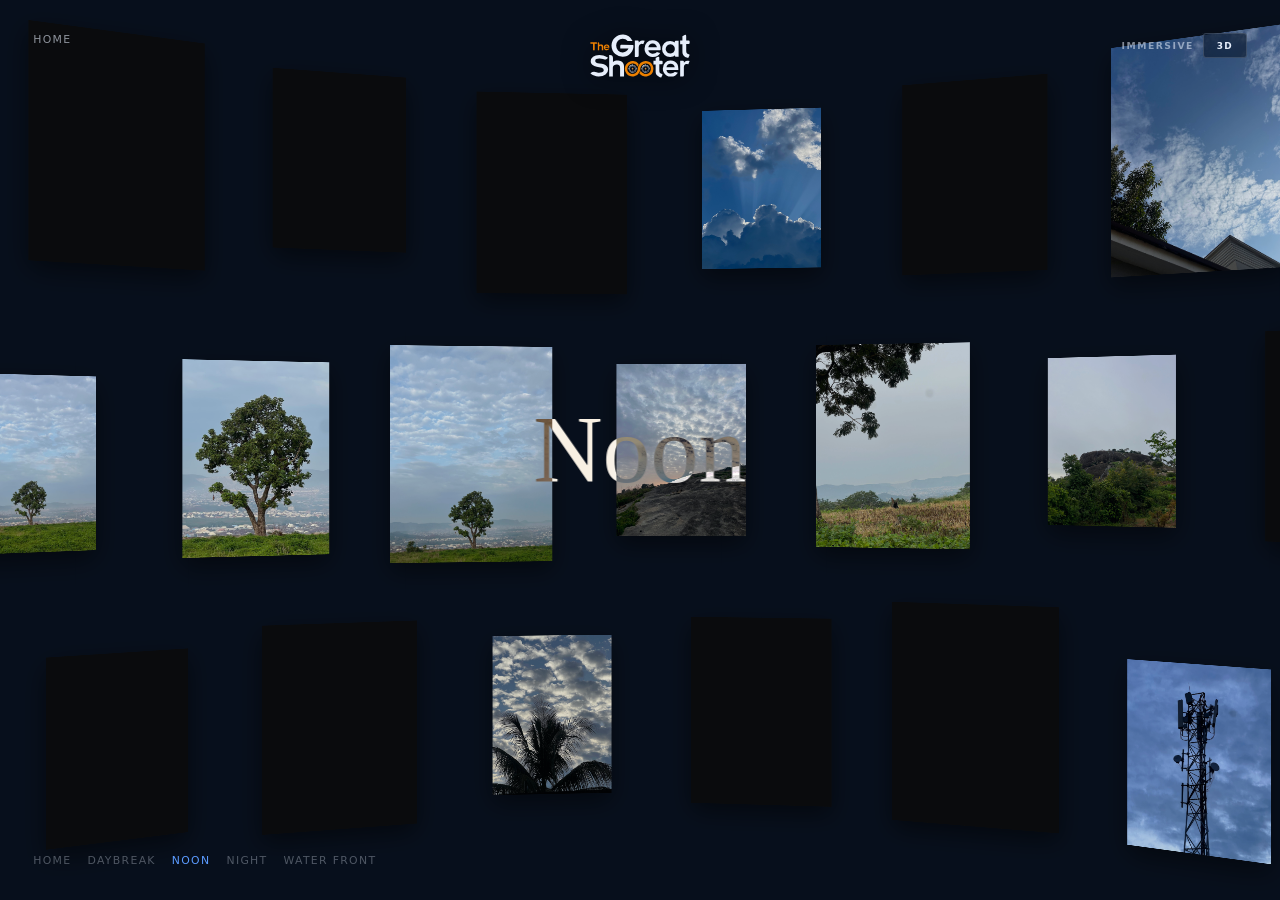
<file: alt/noon.html>
<!DOCTYPE html>
<html lang="en">
<head>
<meta charset="UTF-8">
<meta name="viewport" content="width=device-width, initial-scale=1.0">
<title>Noon — The Great Shooter</title>
<meta name="description" content="Noon — hard light and open sky">
<link rel="preconnect" href="https://api.fontshare.com">
<link rel="preconnect" href="https://cdn.fontshare.com" crossorigin>
<link href="https://api.fontshare.com/v2/css?f[]=gambarino@400&f[]=manrope@300,400,500,600,700&display=swap" rel="stylesheet">
<link rel="icon" href="../assets/logo/icon.svg" type="image/svg+xml">
<link rel="stylesheet" href="css/alt.css">
<meta name="referrer" content="no-referrer">
</head>
<body class="alt-noon">
<svg class="tgs-defs" aria-hidden="true" focusable="false" width="0" height="0" style="position:absolute"><symbol id="tgs-logo" viewBox="109.4 168 213.1 96"><path class="tgs-mark" d="M126.72,189.81v.77h-5.36v13.17h-3.43V190.58h-5.48v-3.07h12A2.3,2.3,0,0,1,126.72,189.81Z"/><path class="tgs-mark" d="M128,187.51h.56a2.3,2.3,0,0,1,2.3,2.3v3.09a3.44,3.44,0,0,1,1.15-.75,5.54,5.54,0,0,1,1.26-.32,8.16,8.16,0,0,1,1.51,0,7.64,7.64,0,0,1,1.63.32,5.3,5.3,0,0,1,1.11.57,3.61,3.61,0,0,1,1.45,2,6.88,6.88,0,0,1,.22,1.63v7.52h-3v-6.46a2.63,2.63,0,0,0-.67-2,2.45,2.45,0,0,0-1.93-.66,3.22,3.22,0,0,0-1.93.62,2.59,2.59,0,0,0-.95,2.07v6.44H128Z"/><path class="tgs-mark" d="M151.67,199h-8.49a2.57,2.57,0,0,0,.83,1.74,2.93,2.93,0,0,0,2.34.82,4.25,4.25,0,0,0,1.75-.31,3,3,0,0,0,.88-.64.8.8,0,0,1,.78-.19l2,.63a6.36,6.36,0,0,1-2.12,2.16,6.44,6.44,0,0,1-3.22.69,5.94,5.94,0,0,1-3-.63,6.17,6.17,0,0,1-2.13-2.05,5.82,5.82,0,0,1-.93-3.29,6.06,6.06,0,0,1,1.72-4.53,5.2,5.2,0,0,1,4-1.62,6,6,0,0,1,3.19.71,5,5,0,0,1,2.11,2.18,8.44,8.44,0,0,1,.73,3.83h0A.5.5,0,0,1,151.67,199Zm-2.29-2.08a2.74,2.74,0,0,0-.92-2,3.13,3.13,0,0,0-2.19-.77,3.28,3.28,0,0,0-2.22.8,2.56,2.56,0,0,0-.84,1.92Z"/><path class="tgs-type" d="M201,192.79a1.31,1.31,0,0,1,1.31,1.31h0a22.69,22.69,0,0,1-6.53,16.6,21.73,21.73,0,0,1-16.24,6.68A25,25,0,0,1,164.4,212a27.36,27.36,0,0,1-5.71-7.37q-2-3.92-2.22-10.68a18.36,18.36,0,0,1,1.92-8.91,33.27,33.27,0,0,1,2.56-4.27,29.31,29.31,0,0,1,3.13-3.52,22.17,22.17,0,0,1,7.13-4.66,26,26,0,0,1,9-1.54,20.46,20.46,0,0,1,12.22,3.59,23,23,0,0,1,8,10.21H190a15.32,15.32,0,0,0-4.53-3.68A13.86,13.86,0,0,0,179.7,180a13.1,13.1,0,0,0-9.7,4.16,15.06,15.06,0,0,0,.09,20.15,13.21,13.21,0,0,0,9.89,4.15,12.09,12.09,0,0,0,7.19-2.29,12.27,12.27,0,0,0,4.8-5.87H174.76V195a2.25,2.25,0,0,1,2.25-2.25Z"/><path class="tgs-type" d="M205.21,183.7h5.87a2.24,2.24,0,0,1,2.25,2.24V188a23.44,23.44,0,0,1,4.48-3.57,7.25,7.25,0,0,1,4.62-.81l3.31.7-2.31,5.74a1.59,1.59,0,0,1-2.36.74h0a8.25,8.25,0,0,0-3.4,0q-4.11,1.11-4.43,6.53v18.37a2.24,2.24,0,0,1-2.25,2.24h-5.78Z"/><path class="tgs-type" d="M257.73,203.89H233.38a7.55,7.55,0,0,0,2.38,5,8.47,8.47,0,0,0,6.72,2.33,11.93,11.93,0,0,0,5-.89,8.86,8.86,0,0,0,2.53-1.82,2.23,2.23,0,0,1,2.24-.55l5.84,1.81A18,18,0,0,1,252,216q-3.42,2-9.21,2a16.94,16.94,0,0,1-8.58-1.79,17.61,17.61,0,0,1-6.11-5.9,16.7,16.7,0,0,1-2.66-9.42q0-8.13,4.92-13a15.1,15.1,0,0,1,11.55-4.64,17.6,17.6,0,0,1,9.14,2,14.64,14.64,0,0,1,6,6.23q2.07,4,2.08,11h0A1.44,1.44,0,0,1,257.73,203.89Zm-6.58-6a7.77,7.77,0,0,0-2.61-5.59,9,9,0,0,0-6.3-2.2,9.37,9.37,0,0,0-6.34,2.29,7.31,7.31,0,0,0-2.43,5.5Z"/><path class="tgs-type" d="M262,201.28a16.78,16.78,0,0,1,4.51-12.06q4.5-4.72,12.15-4.73,6.66.22,9.89,3.45V186.5a2.24,2.24,0,0,1,2.25-2.24h5.72v33.49h-5.54a2.25,2.25,0,0,1-2.25-2.25v-1.06a15.52,15.52,0,0,1-3.75,2.4,17.88,17.88,0,0,1-6.32,1q-7,0-11.34-3.92A16.38,16.38,0,0,1,262,201.28Zm10.92,7.19q2.39,2.15,7.18,2.28a9.84,9.84,0,0,0,6-2.59,9.49,9.49,0,0,0,2.55-6.27,10,10,0,0,0-1.54-6.44,9.53,9.53,0,0,0-8-3.73,10.57,10.57,0,0,0-6.9,2.94,10.46,10.46,0,0,0,.65,13.81Z"/><path class="tgs-type" d="M304.45,174.6l4.65-2.28a2.25,2.25,0,0,1,3.24,2v9.22l5,0a2.24,2.24,0,0,1,2.23,2.26l0,3.17a2.24,2.24,0,0,1-2.25,2.23h-4.94v13.86c-.07,2.61.42,4.4,1.44,5.36a9.17,9.17,0,0,0,4.34,2.05h0a1.62,1.62,0,0,1,1,2.29l-2.65,5.27-3-.89a14.19,14.19,0,0,1-6.2-3.87,11.42,11.42,0,0,1-2.33-4.15,19.85,19.85,0,0,1-.52-5.08V191.53l-4.76.05v-8.07l4.76.05Z"/><path class="tgs-type" d="M151.65,213.69h1.56a6.35,6.35,0,0,1,6.35,6.35v8.53a9.81,9.81,0,0,1,3.17-2.07,15.25,15.25,0,0,1,3.49-.87,21.62,21.62,0,0,1,4.18-.12,20.3,20.3,0,0,1,4.5.9A13.8,13.8,0,0,1,178,228a9.86,9.86,0,0,1,2.49,2.42A10,10,0,0,1,182,233.5a20.18,20.18,0,0,1,.61,4.52v20.77H174.4V240.94a7.27,7.27,0,0,0-1.84-5.55,6.76,6.76,0,0,0-5.35-1.83,8.85,8.85,0,0,0-5.33,1.71c-1.57,1.14-2.45,3-2.63,5.71v17.81h-7.6Z"/><path class="tgs-type" d="M112.45,252.18l.66-.62a10.6,10.6,0,0,1,12-1.54l.07,0a11.49,11.49,0,0,0,3.37.85,15.9,15.9,0,0,0,2.25.16,18.92,18.92,0,0,0,5.94-1.08q3.42-1.62,3.64-4.41,0-3.15-4.23-4.77l-10.56-2.15a21.2,21.2,0,0,1-9.27-4.37,12.25,12.25,0,0,1-2.38-3.35,8.84,8.84,0,0,1-.81-3.8,11.59,11.59,0,0,1,4.81-9.75q5-3.69,13.09-3.69a34.1,34.1,0,0,1,8.25,1.1,31.32,31.32,0,0,1,10,5.15l-2.07,1.6a8.43,8.43,0,0,1-8.65,1l0,0a20.12,20.12,0,0,0-6.77-1.44,14.44,14.44,0,0,0-7.08,1.44,3.88,3.88,0,0,0-2.14,4.23q.22,3.83,8.82,4.81a56.3,56.3,0,0,1,9.19,1.78,17.19,17.19,0,0,1,5.69,3.35,9.63,9.63,0,0,1,3.1,7.24A13,13,0,0,1,144,254.74q-5.25,4-14.12,4a23.58,23.58,0,0,1-9.71-1.8,36.53,36.53,0,0,1-5.46-2.81C114,253.61,113.29,253,112.45,252.18Z"/><path class="tgs-type" d="M299.77,225.92h5.65a2.17,2.17,0,0,1,2.17,2.17v2a22.22,22.22,0,0,1,4.32-3.44,7,7,0,0,1,4.45-.78l3.19.67-2.22,5.54a1.54,1.54,0,0,1-2.27.71h0a8.06,8.06,0,0,0-3.29,0c-2.63.71-4.06,2.81-4.27,6.29v17.71a2.17,2.17,0,0,1-2.17,2.16h-5.56Z"/><path class="tgs-type" d="M294.7,245.39H271.22a7.25,7.25,0,0,0,2.3,4.81,8.13,8.13,0,0,0,6.47,2.25,11.54,11.54,0,0,0,4.84-.85,8.6,8.6,0,0,0,2.43-1.76,2.15,2.15,0,0,1,2.16-.53l5.64,1.75a17.49,17.49,0,0,1-5.87,5.95,17.68,17.68,0,0,1-8.88,1.91,16.38,16.38,0,0,1-8.28-1.73,17,17,0,0,1-5.89-5.68,16.07,16.07,0,0,1-2.56-9.09q0-7.81,4.74-12.52a14.56,14.56,0,0,1,11.13-4.47,17,17,0,0,1,8.82,2,14.12,14.12,0,0,1,5.82,6q2,3.89,2,10.59h0A1.39,1.39,0,0,1,294.7,245.39Zm-6.34-5.76a7.54,7.54,0,0,0-2.52-5.39,8.7,8.7,0,0,0-6.07-2.11,9,9,0,0,0-6.12,2.2,7.06,7.06,0,0,0-2.34,5.3Z"/><path class="tgs-mark" d="M213.41,232.73a16.48,16.48,0,0,0-1.61,2.86,18.07,18.07,0,0,0-1,3.09c-.08-.05-.08-.12-.11-.17a10.76,10.76,0,0,0-8-6.7,10.38,10.38,0,0,0-8.33,1.67,10.66,10.66,0,0,0-4.67,7.2A10.94,10.94,0,0,0,197.16,253a11,11,0,0,0,14-8.13,10.15,10.15,0,0,0,.24-2.05,17,17,0,0,1,.18-2.57,15.56,15.56,0,0,1,2-5.69,16.21,16.21,0,0,1,8.9-7.34,15.79,15.79,0,0,1,6-.83,16.24,16.24,0,0,1,14.19,10,15.75,15.75,0,0,1,1.24,6.94,16.24,16.24,0,0,1-12.58,15.1,15.49,15.49,0,0,1-5.08.33,16.27,16.27,0,0,1-10.62-5.29,9.7,9.7,0,0,1-.85-1,17.24,17.24,0,0,0,2.63-6c.09,0,.1.15.13.22a10.9,10.9,0,0,0,2.71,4,11.11,11.11,0,0,0,5.58,2.78,11,11,0,0,0,12.38-7.76,9.9,9.9,0,0,0,.44-2.9,11,11,0,0,0-9.35-11,10.24,10.24,0,0,0-6.05.85,10.8,10.8,0,0,0-6.18,7.39,12.2,12.2,0,0,0-.33,2.77,15.61,15.61,0,0,1-1.83,7.33,16.15,16.15,0,0,1-10.75,8.3,15.49,15.49,0,0,1-4.4.38,16.25,16.25,0,0,1-14.17-9.8,16.71,16.71,0,0,1-1.23-4.66,16.15,16.15,0,0,1,.08-4,15.74,15.74,0,0,1,2.61-6.76,16.1,16.1,0,0,1,9.53-6.7,15.67,15.67,0,0,1,5.15-.43,16.16,16.16,0,0,1,11.47,6l.18.23S213.38,232.69,213.41,232.73Z"/><circle class="tgs-mark" cx="200.43" cy="242.53" r="1.56"/><path class="tgs-type" d="M200.71,250.56c0,.25,0,.5,0,.74l0,.72a4.51,4.51,0,0,1-.64,0,3.85,3.85,0,0,1,0-.48c0-.17,0-.33,0-.49s0-.32,0-.5H200a7.85,7.85,0,0,1-3.79-1.21,8.14,8.14,0,0,1-3.45-4.54,6.66,6.66,0,0,1-.26-1.33c0-.18,0-.37,0-.55a.31.31,0,0,1,0-.1h-.08l-.53,0-.8,0H191a2.74,2.74,0,0,1,0-.64c.24,0,.48,0,.72,0l.74,0a8,8,0,0,1,7.74-7.73c0-.51,0-1-.06-1.5a3.43,3.43,0,0,1,.65,0s0,.05,0,.08l0,.72,0,.62v.08l.8.08a6.86,6.86,0,0,1,.79.14,7.49,7.49,0,0,1,.77.23,6.74,6.74,0,0,1,.74.3c.24.12.48.24.71.38a6.88,6.88,0,0,1,.66.44,7.79,7.79,0,0,1,.63.51,7.4,7.4,0,0,1,.56.56c.18.2.35.41.51.62s.31.44.45.67.26.47.37.71.21.49.3.74.16.51.23.77a5.24,5.24,0,0,1,.15.79c0,.26.05.53.08.8l.72,0,.73,0c0,.07,0,.14,0,.21v.43h-.08l-.79,0-.54,0h-.07a8,8,0,0,1-7.75,7.74Zm-5.81-7.85a5.21,5.21,0,0,0,.68,2.51,5.67,5.67,0,0,0,2.57,2.39,5.18,5.18,0,0,0,2.14.48V248l0-.52c0-.42,0-.84.05-1.25,0-.68,0-1.36,0-2,0,0,0-.06,0-.09h-.06a1.35,1.35,0,0,1-.56-.17,1.53,1.53,0,0,1-.85-1.24s0-.05,0-.09H197.8l-1.38,0-1.22.05Zm7.12-.08a1.6,1.6,0,0,1-1.48,1.5.28.28,0,0,0,0,.09v.29c0,1,0,1.89,0,2.83,0,.23,0,.47,0,.7,0,0,0,0,0,.07l.5,0a5.93,5.93,0,0,0,1.09-.25,5.63,5.63,0,0,0,2.42-1.63,5.26,5.26,0,0,0,1.1-1.92,5.16,5.16,0,0,0,.27-1.47v-.09C204.67,242.62,203.35,242.62,202,242.63Zm-7.13-.25.17,0,.74,0,1,0h2a1.6,1.6,0,0,1,.46-1,1.57,1.57,0,0,1,1-.47.38.38,0,0,0,0-.1c0-.89,0-1.78,0-2.68,0-.37,0-.74-.05-1.12,0,0,0,0,0-.06a5.37,5.37,0,0,0-3.63,1.49A5.6,5.6,0,0,0,194.89,242.38Zm5.64-1.42a3.75,3.75,0,0,1,.39.09,2.21,2.21,0,0,1,.35.16,1.33,1.33,0,0,1,.3.23,1.19,1.19,0,0,1,.23.31,3.68,3.68,0,0,1,.15.35c0,.12.05.25.08.38h.47c.76,0,1.52,0,2.27,0l1.16-.05H206a.08.08,0,0,0,0,0,5.82,5.82,0,0,0-.2-1.25,5.54,5.54,0,0,0-5.07-4.09s-.07,0-.11,0C200.53,238.33,200.51,239.64,200.53,241Zm-6.24,1.78c-.1,0-1.12,0-1.21,0v.12a9.3,9.3,0,0,0,.13,1.06,7.28,7.28,0,0,0,2.24,4,7.5,7.5,0,0,0,2.74,1.6,6.43,6.43,0,0,0,1.3.29c.22,0,.44,0,.67.06h.05c0-.1.06-1.11,0-1.18a6.21,6.21,0,0,1-6-6Zm12.31,0v.06a5.82,5.82,0,0,1-.07.73,6.15,6.15,0,0,1-.75,2.1,6.21,6.21,0,0,1-2.22,2.22,6.07,6.07,0,0,1-2.71.85h-.21v.3c0,.1,0,.2,0,.3s0,.19,0,.28a1.51,1.51,0,0,0,0,.3h.07l.38,0a6.43,6.43,0,0,0,1.31-.24,7.45,7.45,0,0,0,2.83-1.54,7.29,7.29,0,0,0,2.29-3.62,6.9,6.9,0,0,0,.24-1.63v-.05A12,12,0,0,0,206.6,242.74Zm-6.39-7.54a7,7,0,0,0-2.27.44,7.34,7.34,0,0,0-2.89,1.92,7.19,7.19,0,0,0-1.7,3,6.84,6.84,0,0,0-.25,1.72l.59,0c.2,0,.4,0,.6,0a6.19,6.19,0,0,1,6-6C200.24,236,200.23,235.6,200.21,235.2Zm.43,1.19h.07a5.53,5.53,0,0,1,.7.07,6.15,6.15,0,0,1,5.17,5.63l0,.26,1.2-.05a7.14,7.14,0,0,0-.54-2.51,7.24,7.24,0,0,0-2-2.79,7.43,7.43,0,0,0-3.26-1.65,5.9,5.9,0,0,0-1.34-.14Zm-.28,4.77a1.37,1.37,0,0,0-1.29,1.31h1.07a.37.37,0,0,1,.22-.22Zm0,1.71-.14-.11a.73.73,0,0,1-.09-.13c-.16,0-1,0-1.07,0s0,0,0,.05a1.42,1.42,0,0,0,1.17,1.25h.13Zm1.47-.4s0,0,0,0,0-.09,0-.13a1.26,1.26,0,0,0-.34-.69,1.43,1.43,0,0,0-.81-.45h-.14v1.09a.37.37,0,0,1,.22.22Zm0,.17a9.54,9.54,0,0,0-1.07,0l-.09.13-.13.09c0,.15,0,1,0,1.08A1.36,1.36,0,0,0,201.83,242.64Z"/><circle class="tgs-mark" cx="227.62" cy="242.53" r="1.56"/><path class="tgs-type" d="M227.91,250.56c0,.25,0,.5,0,.74l0,.72a4.48,4.48,0,0,1-.64,0c0-.16,0-.32,0-.48s0-.33,0-.49a4.1,4.1,0,0,0,0-.5h-.2a7.89,7.89,0,0,1-3.79-1.21,8.14,8.14,0,0,1-3.45-4.54,7.45,7.45,0,0,1-.26-1.33c0-.18,0-.37,0-.55,0,0,0-.06,0-.1h-.07l-.54,0-.8,0h-.06a2.74,2.74,0,0,1,0-.64c.24,0,.48,0,.72,0l.74,0a8,8,0,0,1,7.74-7.73c0-.51,0-1-.06-1.5a3.45,3.45,0,0,1,.65,0,.22.22,0,0,1,0,.08l0,.72,0,.62v.08l.8.08a7,7,0,0,1,1.56.37,6.74,6.74,0,0,1,.74.3c.24.12.48.24.71.38a7,7,0,0,1,.67.44c.21.16.42.33.62.51a6,6,0,0,1,.57.56c.18.2.34.41.5.62s.31.44.45.67.26.47.37.71a6.74,6.74,0,0,1,.3.74c.09.25.16.51.23.77a5.24,5.24,0,0,1,.15.79c0,.26,0,.53.08.8l.72,0,.73,0a.38.38,0,0,1,0,.21v.43h-.07l-.8,0-.54,0h-.06a8.06,8.06,0,0,1-7.75,7.74Zm-5.81-7.85a5.19,5.19,0,0,0,.67,2.51,5.67,5.67,0,0,0,2.57,2.39,5.21,5.21,0,0,0,2.14.48s0,0,0-.06,0-.35,0-.52c0-.42,0-.84.05-1.25,0-.68,0-1.36,0-2a.28.28,0,0,0,0-.09h-.06a1.35,1.35,0,0,1-.56-.17,1.53,1.53,0,0,1-.85-1.24.37.37,0,0,0,0-.09H225l-1.38,0-1.22.05Zm7.11-.08a1.6,1.6,0,0,1-.45,1,1.62,1.62,0,0,1-1,.47s0,.06,0,.09v.29c0,1,0,1.89.05,2.83l0,.7a.25.25,0,0,0,0,.07l.49,0a5.75,5.75,0,0,0,1.09-.25,5.57,5.57,0,0,0,2.42-1.63,5.43,5.43,0,0,0,1.11-1.92,5.53,5.53,0,0,0,.26-1.47.27.27,0,0,0,0-.09C231.86,242.62,230.54,242.62,229.21,242.63Zm-7.12-.25.16,0,.74,0,1,0h2a1.6,1.6,0,0,1,.46-1,1.57,1.57,0,0,1,1-.47v-.1c0-.89,0-1.78,0-2.68,0-.37,0-.74-.05-1.12,0,0,0,0,0-.06a5.35,5.35,0,0,0-3.62,1.49A5.56,5.56,0,0,0,222.09,242.38Zm5.64-1.42c.13,0,.26,0,.38.09a2.21,2.21,0,0,1,.35.16,1.14,1.14,0,0,1,.3.23,1.19,1.19,0,0,1,.23.31,2.17,2.17,0,0,1,.15.35,2.33,2.33,0,0,1,.08.38h.47c.76,0,1.52,0,2.28,0l1.15-.05h.07v0a5.82,5.82,0,0,0-.2-1.25,5.54,5.54,0,0,0-5.07-4.09.15.15,0,0,0-.11,0C227.73,238.33,227.7,239.64,227.73,241Zm-6.24,1.78a12,12,0,0,0-1.21,0,.48.48,0,0,0,0,.12,7.48,7.48,0,0,0,.12,1.06,7.28,7.28,0,0,0,2.24,4,7.5,7.5,0,0,0,2.74,1.6,6.43,6.43,0,0,0,1.3.29c.22,0,.44,0,.67.06h.05c0-.1.06-1.11,0-1.18a6.09,6.09,0,0,1-4.15-1.81A6,6,0,0,1,221.49,242.74Zm12.31,0a.13.13,0,0,0,0,.06,5.82,5.82,0,0,1-.07.73,6.15,6.15,0,0,1-.75,2.1,6.21,6.21,0,0,1-2.22,2.22,6,6,0,0,1-2.71.85h-.21v.3c0,.1,0,.2,0,.3a2.62,2.62,0,0,0,0,.28c0,.1,0,.2,0,.3H228l.37,0a6.53,6.53,0,0,0,1.32-.24,7.52,7.52,0,0,0,2.83-1.54,7.34,7.34,0,0,0,2.28-3.62,7.47,7.47,0,0,0,.25-1.63.43.43,0,0,1,0-.05A11.91,11.91,0,0,0,233.8,242.74Zm-6.4-7.54a7,7,0,0,0-2.27.44,7.41,7.41,0,0,0-4.59,5,6.84,6.84,0,0,0-.25,1.72l.59,0c.2,0,.4,0,.61,0a6.18,6.18,0,0,1,6-6C227.43,236,227.43,235.6,227.4,235.2Zm.43,1.19h.07a5.69,5.69,0,0,1,.71.07,6.17,6.17,0,0,1,5.17,5.63,2.46,2.46,0,0,0,0,.26l1.2-.05a7.39,7.39,0,0,0-5.78-6.95,5.9,5.9,0,0,0-1.34-.14Zm-.27,4.77a1.36,1.36,0,0,0-1.29,1.31h1.07a.37.37,0,0,1,.22-.22Zm0,1.71a.57.57,0,0,1-.14-.11.45.45,0,0,1-.1-.13c-.16,0-1,0-1.07,0v.05a1.42,1.42,0,0,0,1.17,1.25h.14Zm1.46-.4s0,0,0,0,0-.09,0-.13a1.34,1.34,0,0,0-.35-.69,1.4,1.4,0,0,0-.8-.45h-.14c0,.36,0,.72,0,1.09a.39.39,0,0,1,.23.22Zm0,.17a9.54,9.54,0,0,0-1.07,0,1,1,0,0,1-.09.13l-.13.09a9.52,9.52,0,0,0,0,1.08A1.36,1.36,0,0,0,229,242.64Z"/><path class="tgs-type" d="M248.63,220l4.47-2.2a2.17,2.17,0,0,1,3.13,1.95v6l4.8,0a2.16,2.16,0,0,1,2.16,2.18l0,3.05a2.17,2.17,0,0,1-2.17,2.16h-4.77v13.36c-.06,2.52.41,4.25,1.39,5.18a8.82,8.82,0,0,0,4.19,2h0a1.56,1.56,0,0,1,1,2.21L260.23,261l-2.88-.85a13.84,13.84,0,0,1-6-3.74,11.22,11.22,0,0,1-2.25-4,19.57,19.57,0,0,1-.49-4.9v-14l-4.59,0v-7.78l4.59.05Z"/></symbol><symbol id="tgs-icon" viewBox="95.4 149.1 241.2 133.9"><path class="tgs-mark" d="M213.38,177.35A66.13,66.13,0,0,0,207,188.62,72.65,72.65,0,0,0,203,200.81c-.31-.19-.33-.47-.42-.68-6-14.19-16.5-23.1-31.46-26.39-11.79-2.6-22.87-.25-32.86,6.55a42,42,0,0,0-18.38,28.38A43.37,43.37,0,0,0,166.39,259a43.58,43.58,0,0,0,38.22-34,39.1,39.1,0,0,0,.93-8.08,72.65,72.65,0,0,1,.71-10.1A61.35,61.35,0,0,1,214,184.39a63.92,63.92,0,0,1,35.09-28.94,62.25,62.25,0,0,1,23.57-3.27,64.12,64.12,0,0,1,56,39.25,62.17,62.17,0,0,1,4.86,27.35,64,64,0,0,1-49.59,59.52,61.38,61.38,0,0,1-20,1.31c-16.61-1.6-30.49-8.73-41.85-20.87a37,37,0,0,1-3.34-4A68.06,68.06,0,0,0,229,231.13c.39.19.4.57.51.85a43.29,43.29,0,0,0,32.71,26.56C283.68,262.45,305,249,311.07,228a40.52,40.52,0,0,0,1.72-11.45c-.08-11.69-3.93-21.93-12.11-30.4a43,43,0,0,0-24.77-12.85,40.48,40.48,0,0,0-23.85,3.35c-12.63,5.9-20.85,15.57-24.35,29.13a45.7,45.7,0,0,0-1.29,10.93,61.73,61.73,0,0,1-7.24,28.9c-9.26,17.15-23.47,28-42.37,32.73a61,61,0,0,1-17.36,1.5,64.08,64.08,0,0,1-55.86-38.63,65.85,65.85,0,0,1-4.83-18.37,62.91,62.91,0,0,1,.31-15.75,62.18,62.18,0,0,1,10.28-26.63A63.37,63.37,0,0,1,146.92,154a60.68,60.68,0,0,1,20.31-1.72c18.44,1.5,33.39,9.67,45.21,23.77.26.3.49.62.73.94A2.76,2.76,0,0,1,213.38,177.35Z"/><circle class="tgs-mark" cx="162.23" cy="216" r="6.16"/><path class="tgs-type" d="M163.34,247.65c0,1,.07,1.94.1,2.9s.08,1.91.13,2.85a13.34,13.34,0,0,1-2.53,0c0-.62.05-1.25.06-1.88s.06-1.29.09-1.94.1-1.26.07-1.93c-.27,0-.52-.06-.77-.07a31.09,31.09,0,0,1-14.94-4.75,31.59,31.59,0,0,1-7.83-6.93,31,31,0,0,1-5.78-11,28.25,28.25,0,0,1-1-5.24c-.07-.72-.11-1.45-.17-2.18,0-.12,0-.24,0-.38s-.2,0-.29,0l-2.1.11-3.16.13a1.6,1.6,0,0,1-.23,0,9.88,9.88,0,0,1,0-2.49c1,0,1.9.06,2.85.09l2.91.11a31.72,31.72,0,0,1,30.54-30.51c-.07-2-.19-3.94-.25-5.88a11.89,11.89,0,0,1,2.56,0,1.45,1.45,0,0,1,0,.3l-.12,2.83c0,.83-.08,1.65-.11,2.47,0,.1,0,.19,0,.3,1.06.1,2.11.19,3.15.31a23.58,23.58,0,0,1,3.11.56,31.82,31.82,0,0,1,6,2.08c.94.48,1.88.95,2.79,1.49s1.78,1.13,2.63,1.75a31.28,31.28,0,0,1,2.45,2c.78.71,1.54,1.45,2.25,2.23a31.28,31.28,0,0,1,2,2.45,29.37,29.37,0,0,1,1.76,2.63,29.68,29.68,0,0,1,1.47,2.79c.45,1,.84,1.94,1.19,2.93s.63,2,.9,3a20.63,20.63,0,0,1,.58,3.1c.12,1.05.21,2.1.32,3.18.94,0,1.89-.07,2.85-.1l2.88-.14a2.2,2.2,0,0,1,.07.84c0,.27,0,.54,0,.81v.87a1.18,1.18,0,0,1-.3,0l-3.12-.13-2.14-.11-.26,0a31.74,31.74,0,0,1-30.55,30.54Zm-22.9-31a20.6,20.6,0,0,0,2.65,9.92A22.1,22.1,0,0,0,153.24,236a20.35,20.35,0,0,0,8.42,1.92l0-.23.09-2.07c.07-1.65.17-3.29.19-4.94,0-2.67,0-5.35,0-8,0-.11,0-.23,0-.35l-.23,0a5.69,5.69,0,0,1-2.24-.66,6.15,6.15,0,0,1-3.34-4.92,2.83,2.83,0,0,0-.07-.33h-4.23c-1.82,0-3.63,0-5.44.06-1.6,0-3.21.13-4.81.19Zm28.05-.32a6.27,6.27,0,0,1-5.85,5.93c0,.13,0,.23,0,.33v1.18c0,3.72,0,7.43.17,11.15.06.91.1,1.83.14,2.75,0,.09,0,.17.06.29.67-.05,1.32-.08,2-.16a21.23,21.23,0,0,0,4.29-1,22.45,22.45,0,0,0,9.56-6.39,21.49,21.49,0,0,0,4.34-7.58,20.77,20.77,0,0,0,1.06-5.8c0-.11,0-.23,0-.36C178.94,216.32,173.73,216.32,168.49,216.36Zm-28.09-1,.66.05c1,0,1.94.07,2.91.12,1.37.06,2.73.17,4.09.19,2.55,0,5.11,0,7.66,0l.38,0a6.29,6.29,0,0,1,5.86-5.92c0-.14,0-.26,0-.37,0-3.53.07-7.06-.14-10.58-.09-1.47-.13-2.94-.19-4.42a1.09,1.09,0,0,0,0-.26,21.27,21.27,0,0,0-14.28,5.9A22,22,0,0,0,140.4,215.41Zm22.23-5.63a14.62,14.62,0,0,1,1.51.35,9.69,9.69,0,0,1,1.4.63,4.74,4.74,0,0,1,1.16.94,4.59,4.59,0,0,1,.91,1.19,10.22,10.22,0,0,1,.61,1.4,13.06,13.06,0,0,1,.31,1.49h1.86c3,0,6,.05,9-.14,1.51-.09,3-.13,4.54-.19a2.61,2.61,0,0,0,.27-.06,1.24,1.24,0,0,0,0-.18,24,24,0,0,0-.78-4.91,21.8,21.8,0,0,0-20-16.12c-.14,0-.29-.05-.43.06C162.63,199.42,162.55,204.6,162.63,209.78Zm-24.6,7a41.56,41.56,0,0,0-4.77.22c0,.15,0,.31,0,.47a28.88,28.88,0,0,0,.5,4.14,28.56,28.56,0,0,0,8.83,15.7,29.2,29.2,0,0,0,10.79,6.32,27.38,27.38,0,0,0,5.13,1.15c.87.11,1.75.15,2.63.22a.83.83,0,0,0,.22,0c.08-.38.23-4.38.17-4.65a24.11,24.11,0,0,1-16.35-7.14A23.69,23.69,0,0,1,138,216.81Zm48.53,0c0,.1,0,.18,0,.26a21.13,21.13,0,0,1-.27,2.86,23.58,23.58,0,0,1-3,8.27,24.59,24.59,0,0,1-8.75,8.77,23.64,23.64,0,0,1-10.69,3.33l-.82.07c0,.42,0,.79,0,1.17s0,.78,0,1.17l.06,1.13a5.92,5.92,0,0,0,.09,1.18l.29,0,1.49-.1a27.39,27.39,0,0,0,5.17-1,29.37,29.37,0,0,0,11.16-6.06,28.76,28.76,0,0,0,9-14.29,28.21,28.21,0,0,0,1-6.4,1.46,1.46,0,0,0,0-.22C191,216.91,187,216.74,186.56,216.8Zm-25.23-29.71a28.24,28.24,0,0,0-8.94,1.71,29.22,29.22,0,0,0-18.09,19.54,26.68,26.68,0,0,0-1,6.78c.77,0,1.55.08,2.33.1a21,21,0,0,0,2.38.07,24.43,24.43,0,0,1,23.52-23.51C161.47,190.21,161.45,188.66,161.33,187.09Zm1.72,4.68.27,0c.93.07,1.86.14,2.78.29a24.3,24.3,0,0,1,20.38,22.19c0,.34.06.67.09,1,1.59,0,3.15-.13,4.73-.21a28.06,28.06,0,0,0-2.1-9.89,28.6,28.6,0,0,0-7.82-11,29.13,29.13,0,0,0-12.85-6.5,22.74,22.74,0,0,0-5.28-.58ZM162,210.6c-2.76-.09-5.32,2.93-5.08,5.16h4.21a1.53,1.53,0,0,1,.87-.89Zm0,6.72a4.62,4.62,0,0,1-.55-.41,3.77,3.77,0,0,1-.37-.52,38.81,38.81,0,0,0-4.22,0,.59.59,0,0,0,0,.19,5.62,5.62,0,0,0,4.62,4.92,3.12,3.12,0,0,0,.53,0Zm5.78-1.56c0-.08,0-.14,0-.19s0-.32-.05-.48a5.29,5.29,0,0,0-1.37-2.75,5.36,5.36,0,0,0-3.17-1.74,4.29,4.29,0,0,0-.55,0c0,1.46,0,2.87,0,4.31a1.49,1.49,0,0,1,.88.89Zm0,.64a37.34,37.34,0,0,0-4.24,0,3.16,3.16,0,0,1-.35.5,3.75,3.75,0,0,1-.51.38,42.28,42.28,0,0,0,0,4.24A5.38,5.38,0,0,0,167.75,216.4Z"/><circle class="tgs-mark" cx="269.43" cy="216" r="6.16"/><path class="tgs-type" d="M270.55,247.65c0,1,.07,1.94.1,2.9s.08,1.91.12,2.85a13.34,13.34,0,0,1-2.53,0c-.05-.62.06-1.25.07-1.88s.05-1.29.08-1.94.1-1.26.08-1.93c-.28,0-.53-.06-.78-.07a31.12,31.12,0,0,1-14.94-4.75,31.54,31.54,0,0,1-7.82-6.93,30.83,30.83,0,0,1-5.78-11,29.11,29.11,0,0,1-1-5.24c-.07-.72-.11-1.45-.16-2.18,0-.12,0-.24,0-.38s-.19,0-.28,0l-2.11.11-3.16.13a1.6,1.6,0,0,1-.23,0,9.88,9.88,0,0,1,0-2.49c.95,0,1.9.06,2.86.09l2.9.11a31.74,31.74,0,0,1,30.54-30.51c-.07-2-.19-3.94-.24-5.88a11.87,11.87,0,0,1,2.56,0,2.77,2.77,0,0,1,0,.3c0,.94-.09,1.89-.13,2.83s-.08,1.65-.11,2.47a1.56,1.56,0,0,0,0,.3c1.05.1,2.1.19,3.14.31a23.58,23.58,0,0,1,3.11.56,26.92,26.92,0,0,1,3,.89,27.47,27.47,0,0,1,2.92,1.19c.94.48,1.89.95,2.79,1.49s1.78,1.13,2.63,1.75a31.54,31.54,0,0,1,8.45,9.3c.54.9,1,1.84,1.48,2.79s.84,1.94,1.18,2.93.63,2,.91,3a21.94,21.94,0,0,1,.57,3.1c.12,1.05.21,2.1.32,3.18.95,0,1.9-.07,2.85-.1l2.89-.14a2,2,0,0,1,.06.84c0,.27,0,.54,0,.81v.87a1.17,1.17,0,0,1-.29,0l-3.12-.13-2.15-.11-.26,0a31.74,31.74,0,0,1-30.54,30.54Zm-22.91-31a20.72,20.72,0,0,0,2.65,9.92A22.2,22.2,0,0,0,260.44,236a20.35,20.35,0,0,0,8.42,1.92,1.6,1.6,0,0,0,0-.23c0-.69.07-1.38.09-2.07.07-1.65.18-3.29.2-4.94,0-2.67,0-5.35,0-8,0-.11,0-.23,0-.35l-.24,0a5.69,5.69,0,0,1-2.24-.66,6.15,6.15,0,0,1-3.34-4.92,2.83,2.83,0,0,0-.07-.33H259c-1.81,0-3.62,0-5.43.06-1.61,0-3.22.13-4.82.19Zm28.05-.32a6.19,6.19,0,0,1-1.8,4.08,6.26,6.26,0,0,1-4,1.85c0,.13,0,.23,0,.33,0,.4,0,.79,0,1.18,0,3.72-.05,7.43.17,11.15.05.91.09,1.83.14,2.75a1.25,1.25,0,0,0,.06.29c.66-.05,1.31-.08,1.95-.16a21.08,21.08,0,0,0,4.29-1,22.45,22.45,0,0,0,9.56-6.39,21.67,21.67,0,0,0,4.35-7.58,21.12,21.12,0,0,0,1.05-5.8c0-.11,0-.23,0-.36C286.15,216.32,280.94,216.32,275.69,216.36Zm-28.09-1,.66.05,2.92.12c1.36.06,2.72.17,4.08.19,2.56,0,5.11,0,7.67,0l.38,0a6.26,6.26,0,0,1,1.81-4.07,6.19,6.19,0,0,1,4-1.85c0-.14,0-.26,0-.37,0-3.53.08-7.06-.14-10.58-.09-1.47-.12-2.94-.19-4.42a2,2,0,0,0,0-.26,21.26,21.26,0,0,0-14.28,5.9A21.92,21.92,0,0,0,247.6,215.41Zm22.24-5.63a15,15,0,0,1,1.5.35,9.23,9.23,0,0,1,1.4.63,4.56,4.56,0,0,1,1.16.94,4.38,4.38,0,0,1,.91,1.19,9.13,9.13,0,0,1,.61,1.4c.15.47.21,1,.32,1.49h1.85c3,0,6,.05,9-.14,1.51-.09,3-.13,4.54-.19a2.61,2.61,0,0,0,.27-.06.58.58,0,0,0,0-.18,23.37,23.37,0,0,0-.78-4.91,21.81,21.81,0,0,0-20-16.12c-.14,0-.3-.05-.43.06C269.83,199.42,269.75,204.6,269.84,209.78Zm-24.61,7a41.56,41.56,0,0,0-4.77.22c0,.15,0,.31,0,.47a28.51,28.51,0,0,0,9.32,19.84,29.2,29.2,0,0,0,10.79,6.32,27.48,27.48,0,0,0,5.14,1.15c.87.11,1.74.15,2.62.22a.83.83,0,0,0,.22,0c.08-.38.23-4.38.17-4.65a24.06,24.06,0,0,1-16.34-7.14A23.65,23.65,0,0,1,245.23,216.81Zm48.54,0c0,.1,0,.18,0,.26a21.11,21.11,0,0,1-.26,2.86,23.79,23.79,0,0,1-3,8.27,24.59,24.59,0,0,1-8.75,8.77,23.64,23.64,0,0,1-10.68,3.33l-.83.07c0,.42,0,.79,0,1.17s0,.78.05,1.17,0,.76.06,1.13a5.91,5.91,0,0,0,.08,1.18l.29,0,1.49-.1a27.39,27.39,0,0,0,5.17-1,29.22,29.22,0,0,0,11.16-6.06,28.76,28.76,0,0,0,9-14.29,27.67,27.67,0,0,0,1-6.4.78.78,0,0,0,0-.22C298.15,216.91,294.17,216.74,293.77,216.8Zm-25.23-29.71a28.19,28.19,0,0,0-8.94,1.71,29.27,29.27,0,0,0-18.1,19.54,27.05,27.05,0,0,0-1,6.78c.77,0,1.54.08,2.32.1a21.06,21.06,0,0,0,2.39.07,24.42,24.42,0,0,1,23.51-23.51C268.68,190.21,268.65,188.66,268.54,187.09Zm1.71,4.68.27,0c.93.07,1.86.14,2.78.29a24.3,24.3,0,0,1,20.38,22.19c0,.34.06.67.09,1,1.59,0,3.15-.13,4.74-.21a29,29,0,0,0-9.93-20.88,29.09,29.09,0,0,0-12.84-6.5,22.84,22.84,0,0,0-5.28-.58Zm-1.09,18.83c-2.75-.09-5.31,2.93-5.08,5.16h4.22a1.51,1.51,0,0,1,.86-.89Zm0,6.72a5.62,5.62,0,0,1-.55-.41,3,3,0,0,1-.36-.52,39,39,0,0,0-4.23,0,1.15,1.15,0,0,0,0,.19,5.63,5.63,0,0,0,4.62,4.92,3.12,3.12,0,0,0,.53,0Zm5.78-1.56c0-.08,0-.14,0-.19s0-.32-.05-.48a5.21,5.21,0,0,0-1.37-2.75,5.34,5.34,0,0,0-3.16-1.74,4.45,4.45,0,0,0-.56,0c0,1.46,0,2.87,0,4.31a1.46,1.46,0,0,1,.88.89Zm0,.64a37.35,37.35,0,0,0-4.24,0,3.16,3.16,0,0,1-.35.5,3.22,3.22,0,0,1-.51.38,39.31,39.31,0,0,0,0,4.24A5.37,5.37,0,0,0,275,216.4Z"/></symbol></svg>

<header class="alt-head">
  <nav class="alt-nav">
    <a href="index.html">Home</a>
  </nav>
</header>

<div class="alt-brand">
  <a href="index.html" class="alt-brand__link" aria-label="The Great Shooter — archive"><svg class="alt-brand__logo" role="img" aria-hidden="true"><use href="#tgs-logo"></use></svg></a>
</div>

<div class="world" id="world" data-collection="noon">
  <div class="world__camera" id="camera"></div>
</div>

<div class="collection-title"><h2>Noon</h2></div>


<footer class="alt-foot">
  <nav class="coll-nav">
    <a href="index.html">Home</a>
    <a href="daybreak.html">Daybreak</a>
    <a href="noon.html" class="is-current">Noon</a>
    <a href="night.html">Night</a>
    <a href="waterfront.html">Water Front</a>
  </nav>
</footer>

<script src="js/images.js?v=collections-20261108"></script>
<script src="js/ui-toggle.js" data-ui="alt"></script>
<script src="js/wall.js"></script>
</body>
</html>
</file>
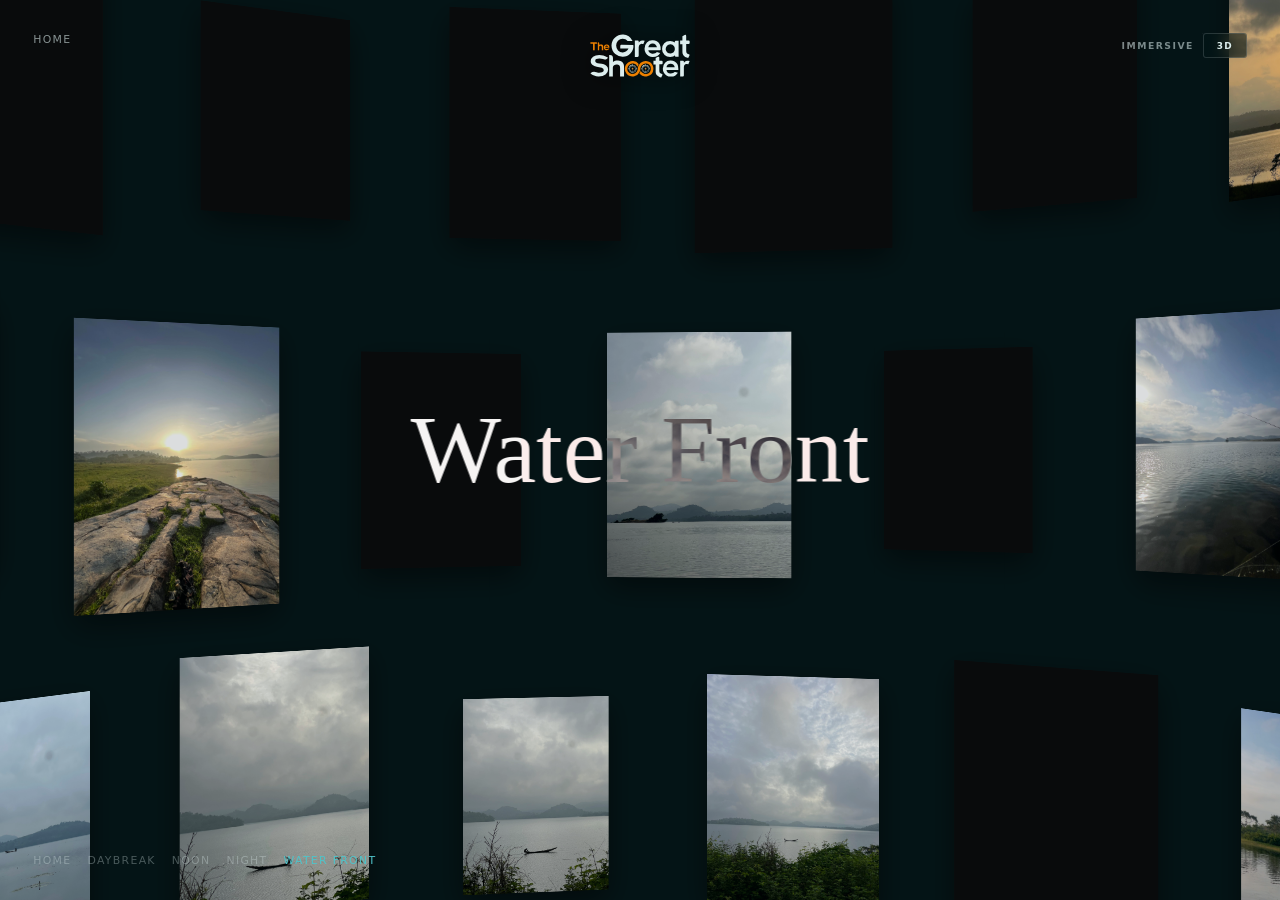
<file: alt/waterfront.html>
<!DOCTYPE html>
<html lang="en">
<head>
<meta charset="UTF-8">
<meta name="viewport" content="width=device-width, initial-scale=1.0">
<title>Water Front — The Great Shooter</title>
<meta name="description" content="Water Front — the river at rest">
<link rel="preconnect" href="https://api.fontshare.com">
<link rel="preconnect" href="https://cdn.fontshare.com" crossorigin>
<link href="https://api.fontshare.com/v2/css?f[]=gambarino@400&f[]=manrope@300,400,500,600,700&display=swap" rel="stylesheet">
<link rel="icon" href="../assets/logo/icon.svg" type="image/svg+xml">
<link rel="stylesheet" href="css/alt.css">
<meta name="referrer" content="no-referrer">
</head>
<body class="alt-water">
<svg class="tgs-defs" aria-hidden="true" focusable="false" width="0" height="0" style="position:absolute"><symbol id="tgs-logo" viewBox="109.4 168 213.1 96"><path class="tgs-mark" d="M126.72,189.81v.77h-5.36v13.17h-3.43V190.58h-5.48v-3.07h12A2.3,2.3,0,0,1,126.72,189.81Z"/><path class="tgs-mark" d="M128,187.51h.56a2.3,2.3,0,0,1,2.3,2.3v3.09a3.44,3.44,0,0,1,1.15-.75,5.54,5.54,0,0,1,1.26-.32,8.16,8.16,0,0,1,1.51,0,7.64,7.64,0,0,1,1.63.32,5.3,5.3,0,0,1,1.11.57,3.61,3.61,0,0,1,1.45,2,6.88,6.88,0,0,1,.22,1.63v7.52h-3v-6.46a2.63,2.63,0,0,0-.67-2,2.45,2.45,0,0,0-1.93-.66,3.22,3.22,0,0,0-1.93.62,2.59,2.59,0,0,0-.95,2.07v6.44H128Z"/><path class="tgs-mark" d="M151.67,199h-8.49a2.57,2.57,0,0,0,.83,1.74,2.93,2.93,0,0,0,2.34.82,4.25,4.25,0,0,0,1.75-.31,3,3,0,0,0,.88-.64.8.8,0,0,1,.78-.19l2,.63a6.36,6.36,0,0,1-2.12,2.16,6.44,6.44,0,0,1-3.22.69,5.94,5.94,0,0,1-3-.63,6.17,6.17,0,0,1-2.13-2.05,5.82,5.82,0,0,1-.93-3.29,6.06,6.06,0,0,1,1.72-4.53,5.2,5.2,0,0,1,4-1.62,6,6,0,0,1,3.19.71,5,5,0,0,1,2.11,2.18,8.44,8.44,0,0,1,.73,3.83h0A.5.5,0,0,1,151.67,199Zm-2.29-2.08a2.74,2.74,0,0,0-.92-2,3.13,3.13,0,0,0-2.19-.77,3.28,3.28,0,0,0-2.22.8,2.56,2.56,0,0,0-.84,1.92Z"/><path class="tgs-type" d="M201,192.79a1.31,1.31,0,0,1,1.31,1.31h0a22.69,22.69,0,0,1-6.53,16.6,21.73,21.73,0,0,1-16.24,6.68A25,25,0,0,1,164.4,212a27.36,27.36,0,0,1-5.71-7.37q-2-3.92-2.22-10.68a18.36,18.36,0,0,1,1.92-8.91,33.27,33.27,0,0,1,2.56-4.27,29.31,29.31,0,0,1,3.13-3.52,22.17,22.17,0,0,1,7.13-4.66,26,26,0,0,1,9-1.54,20.46,20.46,0,0,1,12.22,3.59,23,23,0,0,1,8,10.21H190a15.32,15.32,0,0,0-4.53-3.68A13.86,13.86,0,0,0,179.7,180a13.1,13.1,0,0,0-9.7,4.16,15.06,15.06,0,0,0,.09,20.15,13.21,13.21,0,0,0,9.89,4.15,12.09,12.09,0,0,0,7.19-2.29,12.27,12.27,0,0,0,4.8-5.87H174.76V195a2.25,2.25,0,0,1,2.25-2.25Z"/><path class="tgs-type" d="M205.21,183.7h5.87a2.24,2.24,0,0,1,2.25,2.24V188a23.44,23.44,0,0,1,4.48-3.57,7.25,7.25,0,0,1,4.62-.81l3.31.7-2.31,5.74a1.59,1.59,0,0,1-2.36.74h0a8.25,8.25,0,0,0-3.4,0q-4.11,1.11-4.43,6.53v18.37a2.24,2.24,0,0,1-2.25,2.24h-5.78Z"/><path class="tgs-type" d="M257.73,203.89H233.38a7.55,7.55,0,0,0,2.38,5,8.47,8.47,0,0,0,6.72,2.33,11.93,11.93,0,0,0,5-.89,8.86,8.86,0,0,0,2.53-1.82,2.23,2.23,0,0,1,2.24-.55l5.84,1.81A18,18,0,0,1,252,216q-3.42,2-9.21,2a16.94,16.94,0,0,1-8.58-1.79,17.61,17.61,0,0,1-6.11-5.9,16.7,16.7,0,0,1-2.66-9.42q0-8.13,4.92-13a15.1,15.1,0,0,1,11.55-4.64,17.6,17.6,0,0,1,9.14,2,14.64,14.64,0,0,1,6,6.23q2.07,4,2.08,11h0A1.44,1.44,0,0,1,257.73,203.89Zm-6.58-6a7.77,7.77,0,0,0-2.61-5.59,9,9,0,0,0-6.3-2.2,9.37,9.37,0,0,0-6.34,2.29,7.31,7.31,0,0,0-2.43,5.5Z"/><path class="tgs-type" d="M262,201.28a16.78,16.78,0,0,1,4.51-12.06q4.5-4.72,12.15-4.73,6.66.22,9.89,3.45V186.5a2.24,2.24,0,0,1,2.25-2.24h5.72v33.49h-5.54a2.25,2.25,0,0,1-2.25-2.25v-1.06a15.52,15.52,0,0,1-3.75,2.4,17.88,17.88,0,0,1-6.32,1q-7,0-11.34-3.92A16.38,16.38,0,0,1,262,201.28Zm10.92,7.19q2.39,2.15,7.18,2.28a9.84,9.84,0,0,0,6-2.59,9.49,9.49,0,0,0,2.55-6.27,10,10,0,0,0-1.54-6.44,9.53,9.53,0,0,0-8-3.73,10.57,10.57,0,0,0-6.9,2.94,10.46,10.46,0,0,0,.65,13.81Z"/><path class="tgs-type" d="M304.45,174.6l4.65-2.28a2.25,2.25,0,0,1,3.24,2v9.22l5,0a2.24,2.24,0,0,1,2.23,2.26l0,3.17a2.24,2.24,0,0,1-2.25,2.23h-4.94v13.86c-.07,2.61.42,4.4,1.44,5.36a9.17,9.17,0,0,0,4.34,2.05h0a1.62,1.62,0,0,1,1,2.29l-2.65,5.27-3-.89a14.19,14.19,0,0,1-6.2-3.87,11.42,11.42,0,0,1-2.33-4.15,19.85,19.85,0,0,1-.52-5.08V191.53l-4.76.05v-8.07l4.76.05Z"/><path class="tgs-type" d="M151.65,213.69h1.56a6.35,6.35,0,0,1,6.35,6.35v8.53a9.81,9.81,0,0,1,3.17-2.07,15.25,15.25,0,0,1,3.49-.87,21.62,21.62,0,0,1,4.18-.12,20.3,20.3,0,0,1,4.5.9A13.8,13.8,0,0,1,178,228a9.86,9.86,0,0,1,2.49,2.42A10,10,0,0,1,182,233.5a20.18,20.18,0,0,1,.61,4.52v20.77H174.4V240.94a7.27,7.27,0,0,0-1.84-5.55,6.76,6.76,0,0,0-5.35-1.83,8.85,8.85,0,0,0-5.33,1.71c-1.57,1.14-2.45,3-2.63,5.71v17.81h-7.6Z"/><path class="tgs-type" d="M112.45,252.18l.66-.62a10.6,10.6,0,0,1,12-1.54l.07,0a11.49,11.49,0,0,0,3.37.85,15.9,15.9,0,0,0,2.25.16,18.92,18.92,0,0,0,5.94-1.08q3.42-1.62,3.64-4.41,0-3.15-4.23-4.77l-10.56-2.15a21.2,21.2,0,0,1-9.27-4.37,12.25,12.25,0,0,1-2.38-3.35,8.84,8.84,0,0,1-.81-3.8,11.59,11.59,0,0,1,4.81-9.75q5-3.69,13.09-3.69a34.1,34.1,0,0,1,8.25,1.1,31.32,31.32,0,0,1,10,5.15l-2.07,1.6a8.43,8.43,0,0,1-8.65,1l0,0a20.12,20.12,0,0,0-6.77-1.44,14.44,14.44,0,0,0-7.08,1.44,3.88,3.88,0,0,0-2.14,4.23q.22,3.83,8.82,4.81a56.3,56.3,0,0,1,9.19,1.78,17.19,17.19,0,0,1,5.69,3.35,9.63,9.63,0,0,1,3.1,7.24A13,13,0,0,1,144,254.74q-5.25,4-14.12,4a23.58,23.58,0,0,1-9.71-1.8,36.53,36.53,0,0,1-5.46-2.81C114,253.61,113.29,253,112.45,252.18Z"/><path class="tgs-type" d="M299.77,225.92h5.65a2.17,2.17,0,0,1,2.17,2.17v2a22.22,22.22,0,0,1,4.32-3.44,7,7,0,0,1,4.45-.78l3.19.67-2.22,5.54a1.54,1.54,0,0,1-2.27.71h0a8.06,8.06,0,0,0-3.29,0c-2.63.71-4.06,2.81-4.27,6.29v17.71a2.17,2.17,0,0,1-2.17,2.16h-5.56Z"/><path class="tgs-type" d="M294.7,245.39H271.22a7.25,7.25,0,0,0,2.3,4.81,8.13,8.13,0,0,0,6.47,2.25,11.54,11.54,0,0,0,4.84-.85,8.6,8.6,0,0,0,2.43-1.76,2.15,2.15,0,0,1,2.16-.53l5.64,1.75a17.49,17.49,0,0,1-5.87,5.95,17.68,17.68,0,0,1-8.88,1.91,16.38,16.38,0,0,1-8.28-1.73,17,17,0,0,1-5.89-5.68,16.07,16.07,0,0,1-2.56-9.09q0-7.81,4.74-12.52a14.56,14.56,0,0,1,11.13-4.47,17,17,0,0,1,8.82,2,14.12,14.12,0,0,1,5.82,6q2,3.89,2,10.59h0A1.39,1.39,0,0,1,294.7,245.39Zm-6.34-5.76a7.54,7.54,0,0,0-2.52-5.39,8.7,8.7,0,0,0-6.07-2.11,9,9,0,0,0-6.12,2.2,7.06,7.06,0,0,0-2.34,5.3Z"/><path class="tgs-mark" d="M213.41,232.73a16.48,16.48,0,0,0-1.61,2.86,18.07,18.07,0,0,0-1,3.09c-.08-.05-.08-.12-.11-.17a10.76,10.76,0,0,0-8-6.7,10.38,10.38,0,0,0-8.33,1.67,10.66,10.66,0,0,0-4.67,7.2A10.94,10.94,0,0,0,197.16,253a11,11,0,0,0,14-8.13,10.15,10.15,0,0,0,.24-2.05,17,17,0,0,1,.18-2.57,15.56,15.56,0,0,1,2-5.69,16.21,16.21,0,0,1,8.9-7.34,15.79,15.79,0,0,1,6-.83,16.24,16.24,0,0,1,14.19,10,15.75,15.75,0,0,1,1.24,6.94,16.24,16.24,0,0,1-12.58,15.1,15.49,15.49,0,0,1-5.08.33,16.27,16.27,0,0,1-10.62-5.29,9.7,9.7,0,0,1-.85-1,17.24,17.24,0,0,0,2.63-6c.09,0,.1.15.13.22a10.9,10.9,0,0,0,2.71,4,11.11,11.11,0,0,0,5.58,2.78,11,11,0,0,0,12.38-7.76,9.9,9.9,0,0,0,.44-2.9,11,11,0,0,0-9.35-11,10.24,10.24,0,0,0-6.05.85,10.8,10.8,0,0,0-6.18,7.39,12.2,12.2,0,0,0-.33,2.77,15.61,15.61,0,0,1-1.83,7.33,16.15,16.15,0,0,1-10.75,8.3,15.49,15.49,0,0,1-4.4.38,16.25,16.25,0,0,1-14.17-9.8,16.71,16.71,0,0,1-1.23-4.66,16.15,16.15,0,0,1,.08-4,15.74,15.74,0,0,1,2.61-6.76,16.1,16.1,0,0,1,9.53-6.7,15.67,15.67,0,0,1,5.15-.43,16.16,16.16,0,0,1,11.47,6l.18.23S213.38,232.69,213.41,232.73Z"/><circle class="tgs-mark" cx="200.43" cy="242.53" r="1.56"/><path class="tgs-type" d="M200.71,250.56c0,.25,0,.5,0,.74l0,.72a4.51,4.51,0,0,1-.64,0,3.85,3.85,0,0,1,0-.48c0-.17,0-.33,0-.49s0-.32,0-.5H200a7.85,7.85,0,0,1-3.79-1.21,8.14,8.14,0,0,1-3.45-4.54,6.66,6.66,0,0,1-.26-1.33c0-.18,0-.37,0-.55a.31.31,0,0,1,0-.1h-.08l-.53,0-.8,0H191a2.74,2.74,0,0,1,0-.64c.24,0,.48,0,.72,0l.74,0a8,8,0,0,1,7.74-7.73c0-.51,0-1-.06-1.5a3.43,3.43,0,0,1,.65,0s0,.05,0,.08l0,.72,0,.62v.08l.8.08a6.86,6.86,0,0,1,.79.14,7.49,7.49,0,0,1,.77.23,6.74,6.74,0,0,1,.74.3c.24.12.48.24.71.38a6.88,6.88,0,0,1,.66.44,7.79,7.79,0,0,1,.63.51,7.4,7.4,0,0,1,.56.56c.18.2.35.41.51.62s.31.44.45.67.26.47.37.71.21.49.3.74.16.51.23.77a5.24,5.24,0,0,1,.15.79c0,.26.05.53.08.8l.72,0,.73,0c0,.07,0,.14,0,.21v.43h-.08l-.79,0-.54,0h-.07a8,8,0,0,1-7.75,7.74Zm-5.81-7.85a5.21,5.21,0,0,0,.68,2.51,5.67,5.67,0,0,0,2.57,2.39,5.18,5.18,0,0,0,2.14.48V248l0-.52c0-.42,0-.84.05-1.25,0-.68,0-1.36,0-2,0,0,0-.06,0-.09h-.06a1.35,1.35,0,0,1-.56-.17,1.53,1.53,0,0,1-.85-1.24s0-.05,0-.09H197.8l-1.38,0-1.22.05Zm7.12-.08a1.6,1.6,0,0,1-1.48,1.5.28.28,0,0,0,0,.09v.29c0,1,0,1.89,0,2.83,0,.23,0,.47,0,.7,0,0,0,0,0,.07l.5,0a5.93,5.93,0,0,0,1.09-.25,5.63,5.63,0,0,0,2.42-1.63,5.26,5.26,0,0,0,1.1-1.92,5.16,5.16,0,0,0,.27-1.47v-.09C204.67,242.62,203.35,242.62,202,242.63Zm-7.13-.25.17,0,.74,0,1,0h2a1.6,1.6,0,0,1,.46-1,1.57,1.57,0,0,1,1-.47.38.38,0,0,0,0-.1c0-.89,0-1.78,0-2.68,0-.37,0-.74-.05-1.12,0,0,0,0,0-.06a5.37,5.37,0,0,0-3.63,1.49A5.6,5.6,0,0,0,194.89,242.38Zm5.64-1.42a3.75,3.75,0,0,1,.39.09,2.21,2.21,0,0,1,.35.16,1.33,1.33,0,0,1,.3.23,1.19,1.19,0,0,1,.23.31,3.68,3.68,0,0,1,.15.35c0,.12.05.25.08.38h.47c.76,0,1.52,0,2.27,0l1.16-.05H206a.08.08,0,0,0,0,0,5.82,5.82,0,0,0-.2-1.25,5.54,5.54,0,0,0-5.07-4.09s-.07,0-.11,0C200.53,238.33,200.51,239.64,200.53,241Zm-6.24,1.78c-.1,0-1.12,0-1.21,0v.12a9.3,9.3,0,0,0,.13,1.06,7.28,7.28,0,0,0,2.24,4,7.5,7.5,0,0,0,2.74,1.6,6.43,6.43,0,0,0,1.3.29c.22,0,.44,0,.67.06h.05c0-.1.06-1.11,0-1.18a6.21,6.21,0,0,1-6-6Zm12.31,0v.06a5.82,5.82,0,0,1-.07.73,6.15,6.15,0,0,1-.75,2.1,6.21,6.21,0,0,1-2.22,2.22,6.07,6.07,0,0,1-2.71.85h-.21v.3c0,.1,0,.2,0,.3s0,.19,0,.28a1.51,1.51,0,0,0,0,.3h.07l.38,0a6.43,6.43,0,0,0,1.31-.24,7.45,7.45,0,0,0,2.83-1.54,7.29,7.29,0,0,0,2.29-3.62,6.9,6.9,0,0,0,.24-1.63v-.05A12,12,0,0,0,206.6,242.74Zm-6.39-7.54a7,7,0,0,0-2.27.44,7.34,7.34,0,0,0-2.89,1.92,7.19,7.19,0,0,0-1.7,3,6.84,6.84,0,0,0-.25,1.72l.59,0c.2,0,.4,0,.6,0a6.19,6.19,0,0,1,6-6C200.24,236,200.23,235.6,200.21,235.2Zm.43,1.19h.07a5.53,5.53,0,0,1,.7.07,6.15,6.15,0,0,1,5.17,5.63l0,.26,1.2-.05a7.14,7.14,0,0,0-.54-2.51,7.24,7.24,0,0,0-2-2.79,7.43,7.43,0,0,0-3.26-1.65,5.9,5.9,0,0,0-1.34-.14Zm-.28,4.77a1.37,1.37,0,0,0-1.29,1.31h1.07a.37.37,0,0,1,.22-.22Zm0,1.71-.14-.11a.73.73,0,0,1-.09-.13c-.16,0-1,0-1.07,0s0,0,0,.05a1.42,1.42,0,0,0,1.17,1.25h.13Zm1.47-.4s0,0,0,0,0-.09,0-.13a1.26,1.26,0,0,0-.34-.69,1.43,1.43,0,0,0-.81-.45h-.14v1.09a.37.37,0,0,1,.22.22Zm0,.17a9.54,9.54,0,0,0-1.07,0l-.09.13-.13.09c0,.15,0,1,0,1.08A1.36,1.36,0,0,0,201.83,242.64Z"/><circle class="tgs-mark" cx="227.62" cy="242.53" r="1.56"/><path class="tgs-type" d="M227.91,250.56c0,.25,0,.5,0,.74l0,.72a4.48,4.48,0,0,1-.64,0c0-.16,0-.32,0-.48s0-.33,0-.49a4.1,4.1,0,0,0,0-.5h-.2a7.89,7.89,0,0,1-3.79-1.21,8.14,8.14,0,0,1-3.45-4.54,7.45,7.45,0,0,1-.26-1.33c0-.18,0-.37,0-.55,0,0,0-.06,0-.1h-.07l-.54,0-.8,0h-.06a2.74,2.74,0,0,1,0-.64c.24,0,.48,0,.72,0l.74,0a8,8,0,0,1,7.74-7.73c0-.51,0-1-.06-1.5a3.45,3.45,0,0,1,.65,0,.22.22,0,0,1,0,.08l0,.72,0,.62v.08l.8.08a7,7,0,0,1,1.56.37,6.74,6.74,0,0,1,.74.3c.24.12.48.24.71.38a7,7,0,0,1,.67.44c.21.16.42.33.62.51a6,6,0,0,1,.57.56c.18.2.34.41.5.62s.31.44.45.67.26.47.37.71a6.74,6.74,0,0,1,.3.74c.09.25.16.51.23.77a5.24,5.24,0,0,1,.15.79c0,.26,0,.53.08.8l.72,0,.73,0a.38.38,0,0,1,0,.21v.43h-.07l-.8,0-.54,0h-.06a8.06,8.06,0,0,1-7.75,7.74Zm-5.81-7.85a5.19,5.19,0,0,0,.67,2.51,5.67,5.67,0,0,0,2.57,2.39,5.21,5.21,0,0,0,2.14.48s0,0,0-.06,0-.35,0-.52c0-.42,0-.84.05-1.25,0-.68,0-1.36,0-2a.28.28,0,0,0,0-.09h-.06a1.35,1.35,0,0,1-.56-.17,1.53,1.53,0,0,1-.85-1.24.37.37,0,0,0,0-.09H225l-1.38,0-1.22.05Zm7.11-.08a1.6,1.6,0,0,1-.45,1,1.62,1.62,0,0,1-1,.47s0,.06,0,.09v.29c0,1,0,1.89.05,2.83l0,.7a.25.25,0,0,0,0,.07l.49,0a5.75,5.75,0,0,0,1.09-.25,5.57,5.57,0,0,0,2.42-1.63,5.43,5.43,0,0,0,1.11-1.92,5.53,5.53,0,0,0,.26-1.47.27.27,0,0,0,0-.09C231.86,242.62,230.54,242.62,229.21,242.63Zm-7.12-.25.16,0,.74,0,1,0h2a1.6,1.6,0,0,1,.46-1,1.57,1.57,0,0,1,1-.47v-.1c0-.89,0-1.78,0-2.68,0-.37,0-.74-.05-1.12,0,0,0,0,0-.06a5.35,5.35,0,0,0-3.62,1.49A5.56,5.56,0,0,0,222.09,242.38Zm5.64-1.42c.13,0,.26,0,.38.09a2.21,2.21,0,0,1,.35.16,1.14,1.14,0,0,1,.3.23,1.19,1.19,0,0,1,.23.31,2.17,2.17,0,0,1,.15.35,2.33,2.33,0,0,1,.08.38h.47c.76,0,1.52,0,2.28,0l1.15-.05h.07v0a5.82,5.82,0,0,0-.2-1.25,5.54,5.54,0,0,0-5.07-4.09.15.15,0,0,0-.11,0C227.73,238.33,227.7,239.64,227.73,241Zm-6.24,1.78a12,12,0,0,0-1.21,0,.48.48,0,0,0,0,.12,7.48,7.48,0,0,0,.12,1.06,7.28,7.28,0,0,0,2.24,4,7.5,7.5,0,0,0,2.74,1.6,6.43,6.43,0,0,0,1.3.29c.22,0,.44,0,.67.06h.05c0-.1.06-1.11,0-1.18a6.09,6.09,0,0,1-4.15-1.81A6,6,0,0,1,221.49,242.74Zm12.31,0a.13.13,0,0,0,0,.06,5.82,5.82,0,0,1-.07.73,6.15,6.15,0,0,1-.75,2.1,6.21,6.21,0,0,1-2.22,2.22,6,6,0,0,1-2.71.85h-.21v.3c0,.1,0,.2,0,.3a2.62,2.62,0,0,0,0,.28c0,.1,0,.2,0,.3H228l.37,0a6.53,6.53,0,0,0,1.32-.24,7.52,7.52,0,0,0,2.83-1.54,7.34,7.34,0,0,0,2.28-3.62,7.47,7.47,0,0,0,.25-1.63.43.43,0,0,1,0-.05A11.91,11.91,0,0,0,233.8,242.74Zm-6.4-7.54a7,7,0,0,0-2.27.44,7.41,7.41,0,0,0-4.59,5,6.84,6.84,0,0,0-.25,1.72l.59,0c.2,0,.4,0,.61,0a6.18,6.18,0,0,1,6-6C227.43,236,227.43,235.6,227.4,235.2Zm.43,1.19h.07a5.69,5.69,0,0,1,.71.07,6.17,6.17,0,0,1,5.17,5.63,2.46,2.46,0,0,0,0,.26l1.2-.05a7.39,7.39,0,0,0-5.78-6.95,5.9,5.9,0,0,0-1.34-.14Zm-.27,4.77a1.36,1.36,0,0,0-1.29,1.31h1.07a.37.37,0,0,1,.22-.22Zm0,1.71a.57.57,0,0,1-.14-.11.45.45,0,0,1-.1-.13c-.16,0-1,0-1.07,0v.05a1.42,1.42,0,0,0,1.17,1.25h.14Zm1.46-.4s0,0,0,0,0-.09,0-.13a1.34,1.34,0,0,0-.35-.69,1.4,1.4,0,0,0-.8-.45h-.14c0,.36,0,.72,0,1.09a.39.39,0,0,1,.23.22Zm0,.17a9.54,9.54,0,0,0-1.07,0,1,1,0,0,1-.09.13l-.13.09a9.52,9.52,0,0,0,0,1.08A1.36,1.36,0,0,0,229,242.64Z"/><path class="tgs-type" d="M248.63,220l4.47-2.2a2.17,2.17,0,0,1,3.13,1.95v6l4.8,0a2.16,2.16,0,0,1,2.16,2.18l0,3.05a2.17,2.17,0,0,1-2.17,2.16h-4.77v13.36c-.06,2.52.41,4.25,1.39,5.18a8.82,8.82,0,0,0,4.19,2h0a1.56,1.56,0,0,1,1,2.21L260.23,261l-2.88-.85a13.84,13.84,0,0,1-6-3.74,11.22,11.22,0,0,1-2.25-4,19.57,19.57,0,0,1-.49-4.9v-14l-4.59,0v-7.78l4.59.05Z"/></symbol><symbol id="tgs-icon" viewBox="95.4 149.1 241.2 133.9"><path class="tgs-mark" d="M213.38,177.35A66.13,66.13,0,0,0,207,188.62,72.65,72.65,0,0,0,203,200.81c-.31-.19-.33-.47-.42-.68-6-14.19-16.5-23.1-31.46-26.39-11.79-2.6-22.87-.25-32.86,6.55a42,42,0,0,0-18.38,28.38A43.37,43.37,0,0,0,166.39,259a43.58,43.58,0,0,0,38.22-34,39.1,39.1,0,0,0,.93-8.08,72.65,72.65,0,0,1,.71-10.1A61.35,61.35,0,0,1,214,184.39a63.92,63.92,0,0,1,35.09-28.94,62.25,62.25,0,0,1,23.57-3.27,64.12,64.12,0,0,1,56,39.25,62.17,62.17,0,0,1,4.86,27.35,64,64,0,0,1-49.59,59.52,61.38,61.38,0,0,1-20,1.31c-16.61-1.6-30.49-8.73-41.85-20.87a37,37,0,0,1-3.34-4A68.06,68.06,0,0,0,229,231.13c.39.19.4.57.51.85a43.29,43.29,0,0,0,32.71,26.56C283.68,262.45,305,249,311.07,228a40.52,40.52,0,0,0,1.72-11.45c-.08-11.69-3.93-21.93-12.11-30.4a43,43,0,0,0-24.77-12.85,40.48,40.48,0,0,0-23.85,3.35c-12.63,5.9-20.85,15.57-24.35,29.13a45.7,45.7,0,0,0-1.29,10.93,61.73,61.73,0,0,1-7.24,28.9c-9.26,17.15-23.47,28-42.37,32.73a61,61,0,0,1-17.36,1.5,64.08,64.08,0,0,1-55.86-38.63,65.85,65.85,0,0,1-4.83-18.37,62.91,62.91,0,0,1,.31-15.75,62.18,62.18,0,0,1,10.28-26.63A63.37,63.37,0,0,1,146.92,154a60.68,60.68,0,0,1,20.31-1.72c18.44,1.5,33.39,9.67,45.21,23.77.26.3.49.62.73.94A2.76,2.76,0,0,1,213.38,177.35Z"/><circle class="tgs-mark" cx="162.23" cy="216" r="6.16"/><path class="tgs-type" d="M163.34,247.65c0,1,.07,1.94.1,2.9s.08,1.91.13,2.85a13.34,13.34,0,0,1-2.53,0c0-.62.05-1.25.06-1.88s.06-1.29.09-1.94.1-1.26.07-1.93c-.27,0-.52-.06-.77-.07a31.09,31.09,0,0,1-14.94-4.75,31.59,31.59,0,0,1-7.83-6.93,31,31,0,0,1-5.78-11,28.25,28.25,0,0,1-1-5.24c-.07-.72-.11-1.45-.17-2.18,0-.12,0-.24,0-.38s-.2,0-.29,0l-2.1.11-3.16.13a1.6,1.6,0,0,1-.23,0,9.88,9.88,0,0,1,0-2.49c1,0,1.9.06,2.85.09l2.91.11a31.72,31.72,0,0,1,30.54-30.51c-.07-2-.19-3.94-.25-5.88a11.89,11.89,0,0,1,2.56,0,1.45,1.45,0,0,1,0,.3l-.12,2.83c0,.83-.08,1.65-.11,2.47,0,.1,0,.19,0,.3,1.06.1,2.11.19,3.15.31a23.58,23.58,0,0,1,3.11.56,31.82,31.82,0,0,1,6,2.08c.94.48,1.88.95,2.79,1.49s1.78,1.13,2.63,1.75a31.28,31.28,0,0,1,2.45,2c.78.71,1.54,1.45,2.25,2.23a31.28,31.28,0,0,1,2,2.45,29.37,29.37,0,0,1,1.76,2.63,29.68,29.68,0,0,1,1.47,2.79c.45,1,.84,1.94,1.19,2.93s.63,2,.9,3a20.63,20.63,0,0,1,.58,3.1c.12,1.05.21,2.1.32,3.18.94,0,1.89-.07,2.85-.1l2.88-.14a2.2,2.2,0,0,1,.07.84c0,.27,0,.54,0,.81v.87a1.18,1.18,0,0,1-.3,0l-3.12-.13-2.14-.11-.26,0a31.74,31.74,0,0,1-30.55,30.54Zm-22.9-31a20.6,20.6,0,0,0,2.65,9.92A22.1,22.1,0,0,0,153.24,236a20.35,20.35,0,0,0,8.42,1.92l0-.23.09-2.07c.07-1.65.17-3.29.19-4.94,0-2.67,0-5.35,0-8,0-.11,0-.23,0-.35l-.23,0a5.69,5.69,0,0,1-2.24-.66,6.15,6.15,0,0,1-3.34-4.92,2.83,2.83,0,0,0-.07-.33h-4.23c-1.82,0-3.63,0-5.44.06-1.6,0-3.21.13-4.81.19Zm28.05-.32a6.27,6.27,0,0,1-5.85,5.93c0,.13,0,.23,0,.33v1.18c0,3.72,0,7.43.17,11.15.06.91.1,1.83.14,2.75,0,.09,0,.17.06.29.67-.05,1.32-.08,2-.16a21.23,21.23,0,0,0,4.29-1,22.45,22.45,0,0,0,9.56-6.39,21.49,21.49,0,0,0,4.34-7.58,20.77,20.77,0,0,0,1.06-5.8c0-.11,0-.23,0-.36C178.94,216.32,173.73,216.32,168.49,216.36Zm-28.09-1,.66.05c1,0,1.94.07,2.91.12,1.37.06,2.73.17,4.09.19,2.55,0,5.11,0,7.66,0l.38,0a6.29,6.29,0,0,1,5.86-5.92c0-.14,0-.26,0-.37,0-3.53.07-7.06-.14-10.58-.09-1.47-.13-2.94-.19-4.42a1.09,1.09,0,0,0,0-.26,21.27,21.27,0,0,0-14.28,5.9A22,22,0,0,0,140.4,215.41Zm22.23-5.63a14.62,14.62,0,0,1,1.51.35,9.69,9.69,0,0,1,1.4.63,4.74,4.74,0,0,1,1.16.94,4.59,4.59,0,0,1,.91,1.19,10.22,10.22,0,0,1,.61,1.4,13.06,13.06,0,0,1,.31,1.49h1.86c3,0,6,.05,9-.14,1.51-.09,3-.13,4.54-.19a2.61,2.61,0,0,0,.27-.06,1.24,1.24,0,0,0,0-.18,24,24,0,0,0-.78-4.91,21.8,21.8,0,0,0-20-16.12c-.14,0-.29-.05-.43.06C162.63,199.42,162.55,204.6,162.63,209.78Zm-24.6,7a41.56,41.56,0,0,0-4.77.22c0,.15,0,.31,0,.47a28.88,28.88,0,0,0,.5,4.14,28.56,28.56,0,0,0,8.83,15.7,29.2,29.2,0,0,0,10.79,6.32,27.38,27.38,0,0,0,5.13,1.15c.87.11,1.75.15,2.63.22a.83.83,0,0,0,.22,0c.08-.38.23-4.38.17-4.65a24.11,24.11,0,0,1-16.35-7.14A23.69,23.69,0,0,1,138,216.81Zm48.53,0c0,.1,0,.18,0,.26a21.13,21.13,0,0,1-.27,2.86,23.58,23.58,0,0,1-3,8.27,24.59,24.59,0,0,1-8.75,8.77,23.64,23.64,0,0,1-10.69,3.33l-.82.07c0,.42,0,.79,0,1.17s0,.78,0,1.17l.06,1.13a5.92,5.92,0,0,0,.09,1.18l.29,0,1.49-.1a27.39,27.39,0,0,0,5.17-1,29.37,29.37,0,0,0,11.16-6.06,28.76,28.76,0,0,0,9-14.29,28.21,28.21,0,0,0,1-6.4,1.46,1.46,0,0,0,0-.22C191,216.91,187,216.74,186.56,216.8Zm-25.23-29.71a28.24,28.24,0,0,0-8.94,1.71,29.22,29.22,0,0,0-18.09,19.54,26.68,26.68,0,0,0-1,6.78c.77,0,1.55.08,2.33.1a21,21,0,0,0,2.38.07,24.43,24.43,0,0,1,23.52-23.51C161.47,190.21,161.45,188.66,161.33,187.09Zm1.72,4.68.27,0c.93.07,1.86.14,2.78.29a24.3,24.3,0,0,1,20.38,22.19c0,.34.06.67.09,1,1.59,0,3.15-.13,4.73-.21a28.06,28.06,0,0,0-2.1-9.89,28.6,28.6,0,0,0-7.82-11,29.13,29.13,0,0,0-12.85-6.5,22.74,22.74,0,0,0-5.28-.58ZM162,210.6c-2.76-.09-5.32,2.93-5.08,5.16h4.21a1.53,1.53,0,0,1,.87-.89Zm0,6.72a4.62,4.62,0,0,1-.55-.41,3.77,3.77,0,0,1-.37-.52,38.81,38.81,0,0,0-4.22,0,.59.59,0,0,0,0,.19,5.62,5.62,0,0,0,4.62,4.92,3.12,3.12,0,0,0,.53,0Zm5.78-1.56c0-.08,0-.14,0-.19s0-.32-.05-.48a5.29,5.29,0,0,0-1.37-2.75,5.36,5.36,0,0,0-3.17-1.74,4.29,4.29,0,0,0-.55,0c0,1.46,0,2.87,0,4.31a1.49,1.49,0,0,1,.88.89Zm0,.64a37.34,37.34,0,0,0-4.24,0,3.16,3.16,0,0,1-.35.5,3.75,3.75,0,0,1-.51.38,42.28,42.28,0,0,0,0,4.24A5.38,5.38,0,0,0,167.75,216.4Z"/><circle class="tgs-mark" cx="269.43" cy="216" r="6.16"/><path class="tgs-type" d="M270.55,247.65c0,1,.07,1.94.1,2.9s.08,1.91.12,2.85a13.34,13.34,0,0,1-2.53,0c-.05-.62.06-1.25.07-1.88s.05-1.29.08-1.94.1-1.26.08-1.93c-.28,0-.53-.06-.78-.07a31.12,31.12,0,0,1-14.94-4.75,31.54,31.54,0,0,1-7.82-6.93,30.83,30.83,0,0,1-5.78-11,29.11,29.11,0,0,1-1-5.24c-.07-.72-.11-1.45-.16-2.18,0-.12,0-.24,0-.38s-.19,0-.28,0l-2.11.11-3.16.13a1.6,1.6,0,0,1-.23,0,9.88,9.88,0,0,1,0-2.49c.95,0,1.9.06,2.86.09l2.9.11a31.74,31.74,0,0,1,30.54-30.51c-.07-2-.19-3.94-.24-5.88a11.87,11.87,0,0,1,2.56,0,2.77,2.77,0,0,1,0,.3c0,.94-.09,1.89-.13,2.83s-.08,1.65-.11,2.47a1.56,1.56,0,0,0,0,.3c1.05.1,2.1.19,3.14.31a23.58,23.58,0,0,1,3.11.56,26.92,26.92,0,0,1,3,.89,27.47,27.47,0,0,1,2.92,1.19c.94.48,1.89.95,2.79,1.49s1.78,1.13,2.63,1.75a31.54,31.54,0,0,1,8.45,9.3c.54.9,1,1.84,1.48,2.79s.84,1.94,1.18,2.93.63,2,.91,3a21.94,21.94,0,0,1,.57,3.1c.12,1.05.21,2.1.32,3.18.95,0,1.9-.07,2.85-.1l2.89-.14a2,2,0,0,1,.06.84c0,.27,0,.54,0,.81v.87a1.17,1.17,0,0,1-.29,0l-3.12-.13-2.15-.11-.26,0a31.74,31.74,0,0,1-30.54,30.54Zm-22.91-31a20.72,20.72,0,0,0,2.65,9.92A22.2,22.2,0,0,0,260.44,236a20.35,20.35,0,0,0,8.42,1.92,1.6,1.6,0,0,0,0-.23c0-.69.07-1.38.09-2.07.07-1.65.18-3.29.2-4.94,0-2.67,0-5.35,0-8,0-.11,0-.23,0-.35l-.24,0a5.69,5.69,0,0,1-2.24-.66,6.15,6.15,0,0,1-3.34-4.92,2.83,2.83,0,0,0-.07-.33H259c-1.81,0-3.62,0-5.43.06-1.61,0-3.22.13-4.82.19Zm28.05-.32a6.19,6.19,0,0,1-1.8,4.08,6.26,6.26,0,0,1-4,1.85c0,.13,0,.23,0,.33,0,.4,0,.79,0,1.18,0,3.72-.05,7.43.17,11.15.05.91.09,1.83.14,2.75a1.25,1.25,0,0,0,.06.29c.66-.05,1.31-.08,1.95-.16a21.08,21.08,0,0,0,4.29-1,22.45,22.45,0,0,0,9.56-6.39,21.67,21.67,0,0,0,4.35-7.58,21.12,21.12,0,0,0,1.05-5.8c0-.11,0-.23,0-.36C286.15,216.32,280.94,216.32,275.69,216.36Zm-28.09-1,.66.05,2.92.12c1.36.06,2.72.17,4.08.19,2.56,0,5.11,0,7.67,0l.38,0a6.26,6.26,0,0,1,1.81-4.07,6.19,6.19,0,0,1,4-1.85c0-.14,0-.26,0-.37,0-3.53.08-7.06-.14-10.58-.09-1.47-.12-2.94-.19-4.42a2,2,0,0,0,0-.26,21.26,21.26,0,0,0-14.28,5.9A21.92,21.92,0,0,0,247.6,215.41Zm22.24-5.63a15,15,0,0,1,1.5.35,9.23,9.23,0,0,1,1.4.63,4.56,4.56,0,0,1,1.16.94,4.38,4.38,0,0,1,.91,1.19,9.13,9.13,0,0,1,.61,1.4c.15.47.21,1,.32,1.49h1.85c3,0,6,.05,9-.14,1.51-.09,3-.13,4.54-.19a2.61,2.61,0,0,0,.27-.06.58.58,0,0,0,0-.18,23.37,23.37,0,0,0-.78-4.91,21.81,21.81,0,0,0-20-16.12c-.14,0-.3-.05-.43.06C269.83,199.42,269.75,204.6,269.84,209.78Zm-24.61,7a41.56,41.56,0,0,0-4.77.22c0,.15,0,.31,0,.47a28.51,28.51,0,0,0,9.32,19.84,29.2,29.2,0,0,0,10.79,6.32,27.48,27.48,0,0,0,5.14,1.15c.87.11,1.74.15,2.62.22a.83.83,0,0,0,.22,0c.08-.38.23-4.38.17-4.65a24.06,24.06,0,0,1-16.34-7.14A23.65,23.65,0,0,1,245.23,216.81Zm48.54,0c0,.1,0,.18,0,.26a21.11,21.11,0,0,1-.26,2.86,23.79,23.79,0,0,1-3,8.27,24.59,24.59,0,0,1-8.75,8.77,23.64,23.64,0,0,1-10.68,3.33l-.83.07c0,.42,0,.79,0,1.17s0,.78.05,1.17,0,.76.06,1.13a5.91,5.91,0,0,0,.08,1.18l.29,0,1.49-.1a27.39,27.39,0,0,0,5.17-1,29.22,29.22,0,0,0,11.16-6.06,28.76,28.76,0,0,0,9-14.29,27.67,27.67,0,0,0,1-6.4.78.78,0,0,0,0-.22C298.15,216.91,294.17,216.74,293.77,216.8Zm-25.23-29.71a28.19,28.19,0,0,0-8.94,1.71,29.27,29.27,0,0,0-18.1,19.54,27.05,27.05,0,0,0-1,6.78c.77,0,1.54.08,2.32.1a21.06,21.06,0,0,0,2.39.07,24.42,24.42,0,0,1,23.51-23.51C268.68,190.21,268.65,188.66,268.54,187.09Zm1.71,4.68.27,0c.93.07,1.86.14,2.78.29a24.3,24.3,0,0,1,20.38,22.19c0,.34.06.67.09,1,1.59,0,3.15-.13,4.74-.21a29,29,0,0,0-9.93-20.88,29.09,29.09,0,0,0-12.84-6.5,22.84,22.84,0,0,0-5.28-.58Zm-1.09,18.83c-2.75-.09-5.31,2.93-5.08,5.16h4.22a1.51,1.51,0,0,1,.86-.89Zm0,6.72a5.62,5.62,0,0,1-.55-.41,3,3,0,0,1-.36-.52,39,39,0,0,0-4.23,0,1.15,1.15,0,0,0,0,.19,5.63,5.63,0,0,0,4.62,4.92,3.12,3.12,0,0,0,.53,0Zm5.78-1.56c0-.08,0-.14,0-.19s0-.32-.05-.48a5.21,5.21,0,0,0-1.37-2.75,5.34,5.34,0,0,0-3.16-1.74,4.45,4.45,0,0,0-.56,0c0,1.46,0,2.87,0,4.31a1.46,1.46,0,0,1,.88.89Zm0,.64a37.35,37.35,0,0,0-4.24,0,3.16,3.16,0,0,1-.35.5,3.22,3.22,0,0,1-.51.38,39.31,39.31,0,0,0,0,4.24A5.37,5.37,0,0,0,275,216.4Z"/></symbol></svg>

<header class="alt-head">
  <nav class="alt-nav">
    <a href="index.html">Home</a>
  </nav>
</header>

<div class="alt-brand">
  <a href="index.html" class="alt-brand__link" aria-label="The Great Shooter — archive"><svg class="alt-brand__logo" role="img" aria-hidden="true"><use href="#tgs-logo"></use></svg></a>
</div>

<div class="world" id="world" data-collection="waterfront">
  <div class="world__camera" id="camera"></div>
</div>

<div class="collection-title"><h2>Water Front</h2></div>


<footer class="alt-foot">
  <nav class="coll-nav">
    <a href="index.html">Home</a>
    <a href="daybreak.html">Daybreak</a>
    <a href="noon.html">Noon</a>
    <a href="night.html">Night</a>
    <a href="waterfront.html" class="is-current">Water Front</a>
  </nav>
</footer>

<script src="js/images.js?v=collections-20261108"></script>
<script src="js/ui-toggle.js" data-ui="alt"></script>
<script src="js/wall.js"></script>
</body>
</html>
</file>
<file: css/style.css>
/* ---------------------------------------------------------
   THE GREAT SHOOTER — design tokens
--------------------------------------------------------- */
:root{
  --ink:#14130f;
  --ink-soft:rgba(20,19,15,.62);
  --ink-faint:rgba(20,19,15,.36);
  --paper:#f6f4ee;
  --paper-dim:#eeebe2;
  --line:rgba(20,19,15,.13);
  --black:#0b0b0a;
  --white:#fdfcf8;
  --white-soft:rgba(253,252,248,.7);
  --white-faint:rgba(253,252,248,.36);
  --line-dark:rgba(253,252,248,.16);
  --accent:#b3794f;

  --font-display:'Gambarino', ui-serif, Georgia, serif;
  --font-sans:'Manrope', ui-sans-serif, system-ui, sans-serif;

  --fs-hero: clamp(3.4rem, 10vw, 9rem);
  --fs-h2: clamp(2.1rem, 5.2vw, 4.4rem);
  --fs-statement: clamp(1.5rem, 3.4vw, 2.75rem);
  --fs-lg: clamp(1.15rem, 1.6vw, 1.4rem);
  --fs-body: 1rem;
  --fs-meta: .78rem;

  --pad: clamp(1.25rem, 4vw, 3.25rem);
  --section-pad: clamp(5rem, 11vw, 10rem);
  --gutter: clamp(1rem, 2.4vw, 2rem);

  --ease: cubic-bezier(.16,.84,.32,1);
  --ease-soft: cubic-bezier(.22,.61,.36,1);
}

/* ---------------------------------------------------------
   Time-of-day themes
--------------------------------------------------------- */
.theme-daybreak{
  --paper:#f7ead9; --paper-dim:#f0d9bb;
  --ink:#3b2415; --ink-soft:rgba(59,36,21,.64); --ink-faint:rgba(59,36,21,.38);
  --line:rgba(59,36,21,.15); --accent:#c9793c;
}
.theme-noon{
  --paper:#fbfcfe; --paper-dim:#eaf0f9;
  --ink:#0d1520; --ink-soft:rgba(13,21,32,.62); --ink-faint:rgba(13,21,32,.36);
  --line:rgba(13,21,32,.12); --accent:#2f6fed;
}
.theme-night{
  --paper:#0a0b0f; --paper-dim:#16181f;
  --ink:#eef1f6; --ink-soft:rgba(238,241,246,.64); --ink-faint:rgba(238,241,246,.38);
  --line:rgba(238,241,246,.14); --accent:#e0a24f;
}
.theme-water{
  --paper:#eef4f4; --paper-dim:#dbe8e9;
  --ink:#10262b; --ink-soft:rgba(16,38,43,.64); --ink-faint:rgba(16,38,43,.38);
  --line:rgba(16,38,43,.14); --accent:#2b7f86;
}
.theme-daybreak, .theme-noon, .theme-night, .theme-water{ background:var(--paper); color:var(--ink); }

*,*::before,*::after{ box-sizing:border-box; }
html{ scroll-behavior:smooth; }
html,body{ background:var(--paper); }

body{
  margin:0;
  color:var(--ink);
  font-family:var(--font-sans);
  font-size:var(--fs-body);
  font-weight:400;
  line-height:1.5;
  -webkit-font-smoothing:antialiased;
  overflow-x:hidden;
}

img{ max-width:100%; display:block; }
a{ color:inherit; text-decoration:none; }
h1,h2,h3,p{ margin:0; }
ul{ list-style:none; margin:0; padding:0; }
button{ font:inherit; color:inherit; background:none; border:0; cursor:pointer; padding:0; }

::selection{ background:var(--ink); color:var(--paper); }

/* ---------------------------------------------------------
   Film grain overlay
--------------------------------------------------------- */
.grain{
  position:fixed; inset:0; z-index:998; pointer-events:none;
  opacity:.045; mix-blend-mode:overlay;
  background-image:url("data:image/svg+xml;utf8,<svg xmlns='http://www.w3.org/2000/svg' width='120' height='120'><filter id='n'><feTurbulence type='fractalNoise' baseFrequency='0.85' numOctaves='2' stitchTiles='stitch'/></filter><rect width='100%' height='100%' filter='url(%23n)'/></svg>");
  background-size:180px 180px;
}

/* ---------------------------------------------------------
   Scroll progress
--------------------------------------------------------- */
.progress{
  position:fixed; top:0; left:0; height:2px; width:0%;
  background:var(--ink); z-index:1001; transition:width .05s linear;
}

/* ---------------------------------------------------------
   Custom cursor
--------------------------------------------------------- */
/* Use the supplied artwork as a native cursor, with its crosshair as the hotspot. */
.cursor { display: none; }
body.no-custom-cursor .grain { display: none; }
@media (hover: hover) and (pointer: fine) {
  body, body * {
    cursor: url('../assets/logo/shooter-pointer.svg') 16 16, auto !important;
  }
}

/* ---------------------------------------------------------
   Reveal utilities
--------------------------------------------------------- */
[data-reveal]{
  opacity:0; transform:translateY(28px);
  transition:opacity 1s var(--ease-soft), transform 1.1s var(--ease-soft);
}
[data-reveal].is-visible{ opacity:1; transform:translateY(0); }

.split-words .word{ display:inline-block; }
.split-words .word-inner{
  display:inline-block; opacity:0; transform:translateY(.4em);
  transition:opacity .7s var(--ease) var(--d, 0s), transform .7s var(--ease) var(--d, 0s);
}
.split-words.is-visible .word-inner{ opacity:1; transform:translateY(0); }

.split-lines .line{ display:block; overflow:hidden; }
.split-lines .word{ display:inline-block; overflow:hidden; margin-right:.28em; }
.split-lines .word-inner{ display:inline-block; transform:translateY(112%); transition:transform 1.05s var(--ease) var(--d,0s); }
.split-lines.is-visible .word-inner{ transform:translateY(0); }

/* ---------------------------------------------------------
   Header
--------------------------------------------------------- */
.site-header{
  position:fixed; top:0; left:0; right:0; z-index:900;
  display:flex; align-items:center; justify-content:space-between;
  padding:1.6rem var(--pad);
  color:var(--white);
  opacity:1;
  transition:background-color .5s var(--ease), color .5s var(--ease), padding .4s var(--ease), border-color .5s var(--ease), opacity 1.1s var(--ease-soft);
  border-bottom:1px solid transparent;
}
.site-header.is-scrolled{
  background:color-mix(in srgb, var(--paper) 86%, transparent);
  backdrop-filter:blur(14px) saturate(140%);
  -webkit-backdrop-filter:blur(14px) saturate(140%);
  color:var(--ink);
  padding:1.05rem var(--pad);
  border-color:var(--line);
}
/* ---------------------------------------------------------
   Logo
   One symbol serves every context: the target mark keeps its
   brand orange while the wordmark inherits currentColor, so it
   flips to white over the hero and to ink once the header solidifies.
--------------------------------------------------------- */
.tgs-mark{ fill:#ed8000; }
.tgs-type{ fill:currentColor; }

.wordmark{ display:inline-flex; align-items:center; }
/* The header carries the icon alone — the full lockup is the hero's job,
   and repeating it twice on one screen would just compete with itself. */
.wordmark__logo{
  display:block; height:26px; width:calc(26px * 241.2 / 133.9);   /* icon aspect */
  transition:height .4s var(--ease);
}
.site-header.is-scrolled .wordmark__logo{ height:22px; }

.footer__logo{
  display:block; height:34px; width:calc(34px * 213.1 / 96);
}
.nav-primary{ display:flex; gap:2.4rem; }
.nav-primary a{ font-size:.86rem; letter-spacing:.02em; position:relative; }
.nav-primary a::after{
  content:''; position:absolute; left:0; right:0; bottom:-5px; height:1px;
  background:currentColor; transform:scaleX(0); transform-origin:right;
  transition:transform .45s var(--ease);
}
.nav-primary a:hover::after{ transform:scaleX(1); transform-origin:left; }

.nav-toggle{ display:none; width:26px; height:16px; position:relative; }
.nav-toggle span{
  position:absolute; left:0; right:0; height:1px; background:currentColor;
  transition:transform .35s var(--ease), opacity .35s var(--ease), top .35s var(--ease);
}
.nav-toggle span:first-child{ top:0; }
.nav-toggle span:last-child{ top:100%; margin-top:-1px; }
body.menu-open .nav-toggle span:first-child{ top:50%; transform:rotate(45deg); }
body.menu-open .nav-toggle span:last-child{ top:50%; margin-top:-1px; transform:rotate(-45deg); }

.menu-overlay{
  position:fixed; inset:0; z-index:850; background:var(--black); color:var(--white);
  display:flex; flex-direction:column; justify-content:space-between;
  padding:7.5rem var(--pad) 3rem;
  clip-path:inset(0 0 100% 0); transition:clip-path .7s var(--ease);
}
body.menu-open .menu-overlay{ clip-path:inset(0 0 0 0); }
.menu-overlay__nav{ display:flex; flex-direction:column; gap:.4rem; }
.menu-overlay__nav a{
  font-family:var(--font-display); font-weight:400; font-size:clamp(2.4rem,8vw,4.5rem);
  padding:.35rem 0; border-bottom:1px solid var(--line-dark);
  display:flex; align-items:baseline; gap:1.2rem;
}
.menu-overlay__nav a::before{
  content:attr(data-index); font-family:var(--font-sans); font-size:.85rem; color:var(--white-faint);
}

/* ---------------------------------------------------------
   Hero
--------------------------------------------------------- */
.hero{
  position:relative; height:100svh; min-height:560px; overflow:hidden;
  color:var(--white); display:flex; flex-direction:column; justify-content:center;
  background:var(--black);
}
.hero__media{ position:absolute; inset:0; background:var(--black); }
.hero__media img{
  position:absolute; inset:0;
  width:100%; height:100%; object-fit:cover; object-position:50% 30%;
  opacity:0; transform:scale(1.06);
  transition:opacity 1.8s var(--ease-soft), transform 9s var(--ease-soft);
}
.hero__media img.is-active{ opacity:1; transform:scale(1); }
.hero__scrim{
  position:absolute; inset:0;
  background:
    /* A soft bed under the centred mark — the edges of the photograph stay
       bright, but the wordmark never has to fight a white sky. */
    radial-gradient(58% 40% at 50% 50%, rgba(6,6,5,.42) 0%, rgba(6,6,5,0) 72%),
    linear-gradient(180deg, rgba(6,6,5,.55) 0%, rgba(6,6,5,.08) 26%, rgba(6,6,5,.12) 60%, rgba(6,6,5,.72) 100%);
}
.hero__scrim--soft{ background:linear-gradient(180deg, rgba(6,6,5,.5) 0%, rgba(6,6,5,.05) 30%, rgba(6,6,5,.55) 100%); }


.hero__title{ position:relative; z-index:2; padding:0 var(--pad); text-align:center; }
.hero__title h1{
  font-family:var(--font-display); font-weight:400; font-size:var(--fs-hero);
  line-height:.98; letter-spacing:-.01em;
}
/* The hero carries the full lockup, sized off the viewport so it holds the
   same presence the type had. */
.hero__logo-wrap{ display:flex; justify-content:center; margin:0; }
.hero__logo{
  display:block;
  width:clamp(260px, 46vw, 620px);
  height:auto; aspect-ratio:213.1 / 96;
  filter:drop-shadow(0 4px 26px rgba(0,0,0,.42));
}

.hero__bottom{
  position:absolute; left:0; right:0; bottom:0; z-index:2; padding:0 var(--pad) 4.4rem;
  display:flex; flex-direction:column; align-items:center; gap:1rem;
}
.hero__meta{ display:flex; flex-direction:row; gap:1.2rem; font-size:.8rem; color:var(--white-faint); text-align:center; }

.hero-dots{
  position:absolute; left:0; right:0; bottom:1.8rem;
  z-index:2; display:flex; justify-content:center; align-items:center; gap:.45rem;
}
.hero-dots__dot{
  position:relative; width:20px; height:2px; border-radius:2px;
  background:rgba(255,255,255,.28); overflow:hidden;
}
.hero-dots__dot i{
  position:absolute; inset:0; display:block; background:var(--white);
  transform:scaleX(0); transform-origin:left; border-radius:2px;
}
.hero-dots__dot.is-active i{ animation:dotFill 4.2s linear forwards; }
@keyframes dotFill{ from{ transform:scaleX(0); } to{ transform:scaleX(1); } }

/* ---------------------------------------------------------
   Section shells
--------------------------------------------------------- */
.section-index{
  display:block; font-size:.78rem; letter-spacing:.05em; color:var(--ink-soft);
  margin-bottom:1.4rem;
}
.section-index--light{ color:var(--white-soft); }
.section-title{ font-family:var(--font-display); font-weight:400; font-size:var(--fs-h2); line-height:1.04; letter-spacing:-.01em; }

/* ---------------------------------------------------------
   Introduction
--------------------------------------------------------- */
.intro{ padding:var(--section-pad) var(--pad); }
.intro__inner{ max-width:1040px; margin:0 auto; text-align:center; }
.intro__statement{
  font-family:var(--font-display); font-weight:400; font-size:var(--fs-statement);
  line-height:1.32; letter-spacing:-.005em; color:var(--ink);
}

/* ---------------------------------------------------------
   Work — asymmetric editorial grid
--------------------------------------------------------- */
.work{ padding:0 var(--pad) var(--section-pad); }
.work__head{ padding-bottom:clamp(2.5rem,6vw,5rem); max-width:900px; }

.work__grid{ display:flex; flex-wrap:wrap; justify-content:center; gap:var(--gutter); }

.work-item{ display:block; position:relative; width:calc((100% - 4 * var(--gutter)) / 5); }
.work-item__frame{
  position:relative; overflow:hidden; background:var(--paper-dim);
  border-radius:2px;
}
.work-item__frame img{
  width:100%; height:100%; object-fit:cover;
  transform:scale(1.001);
  filter:saturate(1.04) contrast(1.02);
  transition:transform 1.1s var(--ease), filter .8s var(--ease);
}
.work-item:hover .work-item__frame img{ transform:scale(1.055); filter:saturate(1.14) contrast(1.05); }
.theme-night .work-item__frame img{ filter:brightness(.83) contrast(1.14) saturate(.92); }
.theme-night .work-item:hover .work-item__frame img{ filter:brightness(.9) contrast(1.16) saturate(1); }
.work-item__frame::after{
  content:''; position:absolute; inset:0;
  background:linear-gradient(180deg, rgba(0,0,0,0) 55%, rgba(0,0,0,.32) 100%);
  opacity:0; transition:opacity .5s var(--ease);
}
.work-item:hover .work-item__frame::after{ opacity:1; }

.work-item__meta{
  display:flex; justify-content:space-between; align-items:baseline;
  padding-top:1rem; gap:1rem;
  opacity:.88; transform:translateY(0); transition:opacity .45s var(--ease), transform .45s var(--ease);
}
.work-item__meta h3{ font-family:var(--font-display); font-weight:400; font-size:1.35rem; }
.work-item__meta span{ font-size:.78rem; color:var(--ink-soft); white-space:nowrap; }
.work-item:hover .work-item__meta{ opacity:1; transform:translateY(-2px); }

.work-item__frame{ aspect-ratio:3/4; }

.work__all{
  display:flex; width:fit-content; margin-inline:auto; align-items:center; gap:.7rem;
  margin-top:clamp(3.5rem,7vw,6rem);
  font-family:var(--font-display); font-style:italic; font-size:1.2rem;
  border-bottom:1px solid var(--line); padding-bottom:.35rem;
}
.work__all .arrow{ transition:transform .4s var(--ease); }
.work__all:hover .arrow{ transform:translateX(6px); }

/* ---------------------------------------------------------
   Day-group sections (Daybreak / Noon / Night)
--------------------------------------------------------- */
.day-group{ padding:var(--section-pad) var(--pad); transition:background-color .6s var(--ease), color .6s var(--ease); }
.day-group__head{ max-width:900px; margin:0 auto clamp(2.5rem,6vw,5rem); text-align:center; }

/* ---------------------------------------------------------
   About
--------------------------------------------------------- */
.about{
  display:grid; grid-template-columns:.85fr 1.15fr; gap:clamp(2rem,6vw,5rem);
  padding:var(--section-pad) var(--pad); align-items:center;
}
.about__media{ overflow:hidden; border-radius:2px; justify-self:start; width:82%; }
.about__media img, .about__media video{ width:100%; filter:saturate(1.04) contrast(1.03); aspect-ratio:3/4; object-fit:cover; display:block; }
.about__bio{ font-family:var(--font-display); font-size:clamp(1.3rem,2.4vw,1.9rem); line-height:1.5; color:var(--ink); max-width:32em; }
.dropcap{ font-size:2.3em; float:left; line-height:.8; padding:.06em .07em 0 0; }
.about__facts{ display:flex; flex-direction:column; gap:1.1rem; margin-top:2.6rem; max-width:32em; }
.about__fact{ display:flex; justify-content:space-between; gap:1.5rem; padding-top:1.1rem; border-top:1px solid var(--line); font-size:.86rem; }
.about__fact-label{ color:var(--ink-faint); white-space:nowrap; }
.about__fact-value{ text-align:right; color:var(--ink-soft); }

/* ---------------------------------------------------------
   Footer
--------------------------------------------------------- */
.site-footer{ background:var(--paper); padding:0 var(--pad) 2rem; }
.footer__top{
  width:100%; display:flex; justify-content:space-between; align-items:center;
  padding:2.6rem 0; border-bottom:1px solid var(--line);
  font-family:var(--font-display); font-size:clamp(1.6rem,4vw,2.6rem);
}
.footer__top-arrow{ font-family:var(--font-sans); font-size:.78rem; letter-spacing:.04em; color:var(--ink-soft); transition:transform .4s var(--ease); }
.footer__top:hover .footer__top-arrow{ transform:translateY(-4px); }

.footer__grid{
  display:flex; justify-content:center;
  padding:3rem 0; border-bottom:1px solid var(--line);
}
.footer__nav{ display:flex; flex-wrap:wrap; justify-content:center; gap:1rem clamp(1.6rem,4vw,3rem); }
.footer__nav a{ font-size:.88rem; }
.footer__nav a:hover{ color:var(--accent); }

.footer__base{
  display:flex; justify-content:space-between; padding-top:1.6rem;
  font-size:.74rem; color:var(--ink-faint); flex-wrap:wrap; gap:.5rem;
}

/* ---------------------------------------------------------
   Project page
--------------------------------------------------------- */
.project-hero{ position:relative; height:92svh; min-height:520px; color:var(--white); overflow:hidden; background:var(--black); }
.project-hero__media{ position:absolute; inset:0; }
.project-hero__media img{ width:100%; height:100%; object-fit:cover; object-position:50% 20%; }
.project-hero__info{ position:relative; z-index:2; height:100%; display:flex; flex-direction:column; justify-content:flex-end; padding:0 var(--pad) 3.5rem; }
.project-hero__info .section-index{ color:var(--white-soft); }
.project-hero__info h1{ font-family:var(--font-display); font-weight:400; font-size:clamp(2.6rem,7vw,6rem); line-height:1; }

.project-meta{
  display:grid; grid-template-columns:1.4fr 1fr; gap:clamp(2rem,6vw,5rem);
  padding:var(--section-pad) var(--pad); border-bottom:1px solid var(--line);
}
.project-meta__label{ display:block; font-size:.76rem; letter-spacing:.06em; color:var(--ink-faint); margin-bottom:1rem; }
.project-meta__desc p{ font-family:var(--font-display); font-size:clamp(1.2rem,2vw,1.55rem); line-height:1.55; max-width:34em; }
.project-meta__facts{ display:flex; flex-direction:column; gap:1.1rem; }
.project-meta__fact{ display:flex; justify-content:space-between; gap:1.5rem; padding-top:1.1rem; border-top:1px solid var(--line); font-size:.86rem; }
.project-meta__fact span:last-child{ color:var(--ink-soft); text-align:right; }

.project-gallery{
  display:flex; flex-wrap:wrap; justify-content:center; gap:var(--gutter);
  padding:var(--section-pad) var(--pad);
}
.pg-item{
  margin:0; overflow:hidden; border-radius:2px; background:var(--paper-dim);
  width:calc((100% - 2 * var(--gutter)) / 3); aspect-ratio:3/4;
}
.pg-item img{ width:100%; height:100%; object-fit:cover; filter:saturate(1.05) contrast(1.03); }
.theme-night .pg-item img{ filter:brightness(.85) contrast(1.14) saturate(.92); }

.pg-item--land{ width:calc((100% - 2 * var(--gutter)) / 3 * 2 + var(--gutter)); aspect-ratio:4/3; }
.pg-item--wide{ width:100%; aspect-ratio:auto; }
.pg-item--wide img{ width:100%; height:auto; }

.project-credits{ padding:0 var(--pad) var(--section-pad); border-bottom:1px solid var(--line); }
.project-credits__list{ display:flex; flex-wrap:wrap; gap:.6rem 2.2rem; font-size:.86rem; color:var(--ink-soft); }

.next-project{
  display:flex; flex-direction:column; align-items:center; text-align:center; gap:.9rem;
  padding:var(--section-pad) var(--pad); background:var(--paper-dim);
}
.next-project__label{ font-size:.78rem; letter-spacing:.06em; color:var(--ink-faint); }
.next-project h2{ font-family:var(--font-display); font-weight:400; font-size:clamp(2.4rem,7vw,5.5rem); transition:letter-spacing .4s var(--ease); }
.next-project:hover h2{ letter-spacing:.01em; }
.next-project__meta{ font-size:.86rem; color:var(--ink-soft); }

/* ---------------------------------------------------------
   Responsive
   The lattice just changes how many frames sit on a row.
--------------------------------------------------------- */
@media (max-width:1100px){
  .work-item{ width:calc((100% - 2 * var(--gutter)) / 3); }
}

@media (max-width:1024px){
  .nav-primary{ gap:1.6rem; }
  .about__media{ width:100%; }
}

@media (max-width:900px){
  .pg-item{ width:calc((100% - var(--gutter)) / 2); }
  .pg-item--land{ width:100%; }
}

@media (max-width:860px){
  .nav-primary{ display:none; }
  .nav-toggle{ display:block; }

  .about{ grid-template-columns:1fr; }
  .project-meta{ grid-template-columns:1fr; }
}

@media (max-width:680px){
  :root{ --section-pad:4.5rem; }

  .hero__bottom{ flex-direction:column; align-items:center; gap:1.2rem; }
  .hero__meta{ flex-direction:row; gap:1.2rem; text-align:center; }

  .work-item{ width:calc((100% - var(--gutter)) / 2); }

  .footer__base{ flex-direction:column; }
}

@media (max-width:520px){
  .pg-item, .pg-item--land{ width:100%; }
}

@media (hover:none) and (pointer:coarse){
  .cursor, .grain{ display:none; }
}
</file>
<file: css/film-ui.css>
/* Native document transitions preserve normal links and browser history. */
@view-transition { navigation: auto; }
::view-transition-old(root) {
  animation: film-page-out var(--duration-normal) var(--ease-soft) both;
}
::view-transition-new(root) {
  animation: film-page-in var(--duration-normal) var(--ease-soft) both;
}
@keyframes film-page-out { to { opacity: 0; } }
@keyframes film-page-in { from { opacity: 0; } }
/* A selected collection cover becomes the destination's opening photograph. */
.project-hero__media { view-transition-name: collection-cover; }
::view-transition-group(collection-cover) {
  animation-duration: var(--duration-xslow);
  animation-timing-function: var(--ease);
}
::view-transition-old(collection-cover),
::view-transition-new(collection-cover) {
  height: 100%;
  object-fit: cover;
  animation-duration: var(--duration-xslow);
}
@media (prefers-reduced-motion: reduce) {
  ::view-transition-old(root),
  ::view-transition-new(root) { animation-duration: var(--duration-short); }
  .project-hero__media { view-transition-name: none; }
}

/* Flat-site navigation follows the reference's narrow, vertical type rail. */
:root {
  --font-mono: 'IBM Plex Mono', ui-monospace, Consolas, monospace;
  --duration-short: 150ms;
  --duration-normal: 250ms;
  --duration-xslow: 600ms;
  --duration-none: 0ms;
  --film-ground: #0b0b0b;
  --film-paper: #e5dfd5;
  --film-muted: #8c8882;
  --film-line: rgba(229, 223, 213, .16);
  --film-accent: #e5dfd5;
  --rail-width: 40px;
  --z-film: 1003;
  --z-intro: 1004;
}

/* Retain the original header only as the no-JavaScript fallback. */
.film-ready .site-header,
.film-ready .menu-overlay { display: none; }

.film-index {
  position: fixed;
  inset: 0 auto 0 0;
  width: var(--rail-width);
  z-index: var(--z-film);
  pointer-events: none;
  color: var(--film-paper);
}
.film-index__edge {
  position: absolute;
  inset: 0 auto 0 0;
  width: 20px;
  pointer-events: auto;
}
.film-index__trigger {
  position: absolute;
  bottom: 16px;
  left: 0;
  width: 44px;
  min-height: 76px;
  writing-mode: vertical-rl;
  font: 600 11px/1 var(--font-sans);
  letter-spacing: .14em;
  text-transform: uppercase;
  background: var(--film-ground);
  color: var(--film-paper);
  opacity: 0;
  pointer-events: none;
}
.film-index__trigger:focus-visible {
  left: calc(var(--rail-width) + 8px);
  opacity: 1;
  pointer-events: auto;
}
.film-index__panel {
  position: absolute;
  inset: 0;
  display: flex;
  flex-direction: column;
  width: var(--rail-width);
  height: 100dvh;
  overflow-y: auto;
  scrollbar-width: none;
  overscroll-behavior: contain;
  background: var(--film-ground);
  color: var(--film-muted);
  border-right: 1px solid var(--film-line);
  opacity: 0;
  visibility: hidden;
  pointer-events: none;
  transition: opacity var(--duration-xslow) var(--ease-soft);
}
.film-index__panel::-webkit-scrollbar { display: none; }
/* Perforated film edges share the gallery's sprocket rhythm. */
.film-index__panel::before,
.film-index__panel::after {
  content: '';
  position: absolute;
  top: 0;
  bottom: 0;
  width: 5px;
  pointer-events: none;
  opacity: .52;
  background: repeating-linear-gradient(180deg, transparent 0 6px, var(--film-paper) 6px 15px, transparent 15px 22px);
}
.film-index__panel::before { left: 3px; }
.film-index__panel::after { right: 3px; }
.film-index.is-open .film-index__panel,
.film-index.is-closing .film-index__panel {
  visibility: visible;
  pointer-events: auto;
}
.film-index.is-open .film-index__panel {
  opacity: 1;
  transition-duration: var(--duration-normal);
}
.film-index__brand,
.film-index__link,
.film-index__mode {
  display: flex;
  align-items: center;
  justify-content: center;
  flex-shrink: 0;
  width: 100%;
  border-bottom: 1px solid var(--film-line);
  font: 600 clamp(9px, 1.4dvh, 13px)/1 var(--font-sans);
  letter-spacing: .14em;
  text-transform: uppercase;
  transition: color var(--duration-short) var(--ease-soft);
}
.film-index__brand {
  writing-mode: vertical-rl;
  text-orientation: mixed;
  white-space: nowrap;
  height: clamp(120px, 20dvh, 180px);
  padding: 12px 0;
  font-size: clamp(9px, 1.3dvh, 11px);
  letter-spacing: .17em;
}
.film-index__links {
  display: flex;
  flex-direction: column;
  flex: 1 0 auto;
}
.film-index__link {
  flex: 1 0 auto;
  min-height: 44px;
  padding: 16px 0;
}
.film-index__link span {
  writing-mode: vertical-rl;
  text-orientation: mixed;
  white-space: nowrap;
}
.film-index__link[aria-current],
.film-index__link:focus-visible,
.film-index__brand:focus-visible,
.film-index__mode:focus-visible { color: var(--film-paper); }
.film-index__mode {
  min-height: 44px;
  font-size: 10px;
  border-bottom: 0;
}
.film-index :focus-visible {
  outline: 1px solid var(--film-paper);
  outline-offset: -4px;
}
@media (hover: hover) and (pointer: fine) {
  .film-index__link:hover,
  .film-index__brand:hover,
  .film-index__mode:hover { color: var(--film-paper); }
}
@media (hover: none), (pointer: coarse) {
  .film-index__edge { display: none; }
  .film-index__trigger { opacity: 1; pointer-events: auto; }
  .film-index.is-open .film-index__trigger,
  .film-index.is-closing .film-index__trigger { opacity: 0; pointer-events: none; }
}

html.intro-pending { overflow: hidden; }
.film-intro__meta,
.film-intro__skip {
  font: 400 10px/1.5 var(--font-mono);
  letter-spacing: .1em;
  text-transform: uppercase;
}
.film-intro :focus-visible {
  outline: 2px solid var(--ink);
  outline-offset: 4px;
}
/* A dialog supplies focus containment and makes the underlying page inert. */
.film-intro {
  position: fixed;
  inset: 0;
  width: 100%;
  height: 100%;
  max-width: none;
  max-height: none;
  margin: 0;
  padding: max(24px, env(safe-area-inset-top)) var(--pad);
  border: 0;
  background: var(--paper);
  color: var(--ink);
  z-index: var(--z-intro);
  opacity: 1;
  transition: opacity var(--duration-xslow) var(--ease-soft);
}
.film-intro[open] { display: grid; grid-template-rows: auto 1fr auto; }
.film-intro::backdrop { background: transparent; }
.film-intro__top,
.film-intro__bottom { display: flex; justify-content: space-between; align-items: center; gap: 16px; }
.film-intro__meta { color: var(--ink-soft); }
.film-intro__center { display: grid; place-content: center; justify-items: center; gap: 28px; }
.film-intro__frame {
  position: relative;
  display: grid;
  place-items: center;
  width: min(72vw, 380px);
  aspect-ratio: 3 / 2;
  padding: 32px 48px;
  border: 1px solid var(--line);
  background: var(--paper-dim);
  transition: transform var(--duration-xslow) var(--ease-soft);
}
.film-intro__frame::before,
.film-intro__frame::after {
  content: '';
  position: absolute;
  inset: 12px 12px auto;
  height: 7px;
  background: repeating-linear-gradient(to right, var(--ink-faint) 0 10px, transparent 10px 24px);
}
.film-intro__frame::after { top: auto; bottom: 12px; }
.film-intro__logo { width: 100%; max-width: 224px; height: auto; }
.film-intro__progress {
  width: min(48vw, 220px);
  height: 2px;
  background: var(--line);
  overflow: hidden;
}
.film-intro__progress span {
  display: block;
  height: 100%;
  background: var(--ink);
  transform: scaleX(0);
  transform-origin: left;
  transition: transform var(--duration-normal) var(--ease-soft);
}
.film-intro__skip { min-height: 44px; border-bottom: 1px solid var(--line); }
.film-intro.is-leaving { opacity: 0; pointer-events: none; }
.film-intro.is-leaving .film-intro__frame { transform: scale(1.08); }

@media (prefers-reduced-motion: reduce) {
  .film-index.is-open .film-index__panel,
  .film-index__panel,
  .film-intro,
  .film-intro__frame,
  .film-intro__progress span { transition-duration: var(--duration-short); }

  .film-intro.is-leaving .film-intro__frame { transform: none; }
  .film-intro__progress span { transition-duration: var(--duration-none); }
}
</file>
<file: css/home.css>
/* Homepage only. The vertical document is the baseline; JS enhances the chapters. */
.home {
  --home-pad: clamp(1.5rem, 6vw, 7rem);
  --home-space: clamp(5rem, 12vw, 11rem);
  --home-scrim: rgba(8, 12, 13, .42);
}
.home :focus-visible { outline: 2px solid currentColor; outline-offset: 6px; }
.home .home-label {
  font: 400 .65rem/1.5 var(--font-mono);
  letter-spacing: .12em;
  text-transform: uppercase;
}
.home .home-link {
  display: inline-flex;
  align-items: center;
  justify-content: space-between;
  gap: 2rem;
  min-height: 44px;
  padding: .5rem 0;
  border-bottom: 1px solid currentColor;
  font-size: .8rem;
}
.home-link span:last-child { transition: transform var(--duration-normal) var(--ease); }
.home-skip {
  position: fixed;
  top: 12px;
  left: 56px;
  z-index: var(--z-film);
  padding: 12px 18px;
  background: var(--paper);
  color: var(--ink);
  transform: translateY(-200%);
}
.home-skip:focus { transform: none; }

/* A single opening photograph; all subsequent travel follows the visitor's scroll. */
.home .home-hero {
  min-height: 560px;
  height: 100svh;
  isolation: isolate;
}
.home-hero .hero__media { inset: -5% 0; }
.home-hero .hero__media img,
.home-hero .hero__media img.is-active {
  opacity: 1;
  transform: none;
  transition: none;
  object-position: 50% 62%;
}
.home-hero__shade {
  position: absolute;
  inset: 0;
  background: linear-gradient(180deg, var(--home-scrim), transparent 36%, var(--home-scrim));
}
.home-hero__brand {
  position: absolute;
  top: 2rem;
  left: var(--home-pad);
  width: clamp(110px, 11vw, 170px);
  height: auto;
  aspect-ratio: 213.1 / 96;
}
.home-hero__edition { position: absolute; top: 2.5rem; right: var(--home-pad); text-align: right; }
.home-hero__title {
  position: relative;
  z-index: 1;
  margin: 6svh 0 0;
  padding: 0 var(--home-pad);
  font: 400 clamp(5rem, 14vw, 15rem)/.86 var(--font-display);
  letter-spacing: -.045em;
}
.home-hero__line { display: block; overflow: hidden; padding: .07em .04em .13em 0; }
.home-hero__line:last-child { margin-left: 12vw; }
.home-hero__line > span {
  display: block;
  transition: transform var(--duration-xslow) var(--ease-soft),
    opacity var(--duration-xslow) var(--ease-soft);
}
.home-motion .home-hero:not(.is-ready) .home-hero__line > span {
  opacity: 0;
  transform: translateY(105%);
}
.home-hero__base {
  position: absolute;
  inset: auto var(--home-pad) 2rem;
  display: flex;
  justify-content: space-between;
  align-items: flex-end;
  gap: 2rem;
}
.home-hero__base p { max-width: 19em; font-size: .8rem; color: var(--white-soft); }
.home-hero__base .home-link { min-width: 160px; }

.home-intro {
  padding: var(--home-space) var(--home-pad);
  display: grid;
  grid-template-columns: 1fr 4fr;
  gap: 3rem;
}
.home-intro > .home-label { padding-top: .8rem; color: var(--ink-soft); }
.home-intro__title {
  max-width: 14ch;
  font: 400 clamp(2.8rem, 6.5vw, 7rem)/1.08 var(--font-display);
  letter-spacing: -.025em;
}
.home-intro__word { display: inline-block; }
.home-intro__copy {
  max-width: 33em;
  margin: 3rem 0 0 auto;
  font-size: clamp(.95rem, 1.15vw, 1.12rem);
  line-height: 1.85;
  color: var(--ink-soft);
}
.home-intro__index { margin-top: 3rem; display: flex; justify-content: space-between; gap: 1rem; }

/* All four chapters are ordinary vertical sections unless horizontal mode is available. */
.chapter-run { position: relative; }
.chapter-stage__bar {
  display: flex;
  justify-content: space-between;
  gap: 2rem;
  padding: 1.5rem var(--home-pad);
  color: var(--ink);
  background: var(--paper);
}
.chapter-stage__skip { display: inline-flex; align-items: center; min-height: 44px; }
.chapter-stage__bar > span { align-self: center; }
.chapter-stage__controls { display: none; }
.chapter {
  position: relative;
  display: grid;
  grid-template-columns: .8fr 1.2fr;
  align-items: start;
  gap: 2rem 5vw;
  padding: 5rem var(--home-pad);
  background: var(--paper);
  color: var(--ink);
  overflow: clip;
  isolation: isolate;
}
.chapter__heading { grid-column: 1 / -1; z-index: 2; }
.chapter__title {
  font: 400 clamp(4rem, 10vw, 10rem)/1 var(--font-display);
  letter-spacing: -.04em;
  margin-top: .5rem;
}
.chapter__title a { display: inline-block; }
.chapter__cover {
  display: block;
  grid-column: 2;
  grid-row: 2 / span 2;
  position: relative;
  overflow: hidden;
  background: var(--paper-dim);
  aspect-ratio: 3 / 4;
  max-height: 80svh;
}
.chapter__cover img {
  width: 100%;
  height: 100%;
  object-fit: cover;
  object-position: 50% 65%;
}
.chapter__detail { margin: 1rem 0 0; width: 55%; }
.chapter__detail img { width: 100%; height: auto; aspect-ratio: 3 / 4; object-fit: cover; }
.chapter__detail figcaption { margin-top: .65rem; color: var(--ink-soft); }
.chapter__copy { grid-column: 1; align-self: end; max-width: 20em; }
.chapter__copy p { font-size: .88rem; line-height: 1.7; color: var(--ink-soft); }
.chapter__copy .home-link { margin-top: 1rem; width: 100%; }

.chapter-run.has-horizontal .chapter-stage {
  position: sticky;
  top: 0;
  height: 100svh;
  overflow: clip;
}
.has-horizontal .chapter-track { display: flex; width: max-content; height: 100%; }
.has-horizontal .chapter {
  display: block;
  flex: 0 0 var(--chapter-width);
  width: var(--chapter-width);
  height: 100%;
  padding: 0;
}
.has-horizontal .chapter-stage__bar {
  position: absolute;
  inset: 1rem var(--home-pad) auto;
  z-index: 4;
  padding: 0;
  background: none;
  pointer-events: none;
}
.has-horizontal .chapter-stage__skip { pointer-events: auto; }
.has-horizontal .chapter-stage[data-theme="night"] .chapter-stage__bar,
.has-horizontal .chapter-stage[data-theme="night"] .chapter-stage__controls { color: var(--white); }
.has-horizontal .chapter__heading { position: absolute; top: 11%; left: var(--home-pad); }
.has-horizontal .chapter__title { font-size: clamp(4rem, min(11vw, 16svh), 11rem); white-space: nowrap; }
.has-horizontal .chapter__cover {
  position: absolute;
  right: 10%;
  top: 31%;
  width: 45svh;
  max-width: 43%;
  height: 60%;
  max-height: none;
}
.has-horizontal .chapter__cover img { height: calc(100% + 48px); margin-top: -24px; }
.has-horizontal .chapter__detail { position: absolute; left: 11%; top: 40%; width: 12%; margin: 0; }
.has-horizontal .chapter__detail img { max-height: 25svh; }
.has-horizontal .chapter__copy { position: absolute; left: var(--home-pad); bottom: 11%; width: 27%; }
.has-horizontal .chapter-stage__controls {
  position: absolute;
  inset: auto var(--home-pad) .7rem;
  display: flex;
  align-items: center;
  gap: 1rem;
  z-index: 4;
  color: var(--ink);
}
.chapter-stage__counter { min-width: 3.5em; }
.chapter-stage__meter { height: 1px; flex: 1; background: currentColor; opacity: .4; transform-origin: left; }
.chapter-stage__controls button { min-width: 44px; min-height: 44px; font-size: 1.4rem; }
.chapter-stage__controls button[aria-disabled="true"] { opacity: .35; }
.has-horizontal .chapter.is-in-view .chapter__title,
.has-horizontal .chapter.is-in-view .chapter__cover img { will-change: transform; }

.home-pause { position: relative; height: 80svh; min-height: 420px; overflow: hidden; color: var(--white); }
.home-pause__image { position: absolute; inset: -6% 0; width: 100%; height: 112%; object-fit: cover; }
.home-pause::after { content: ''; position: absolute; inset: 0; background: var(--home-scrim); }
.home-pause__text {
  position: relative;
  z-index: 1;
  height: 100%;
  display: flex;
  flex-direction: column;
  align-items: center;
  justify-content: center;
  text-align: center;
  padding: 2rem var(--home-pad);
}
.home-pause h2 { font: 400 clamp(2.8rem, 6vw, 6.5rem)/1.15 var(--font-display); margin-top: 1.5rem; }
.home-pause h2 span { display: block; }
.home-about { padding: var(--home-space) var(--home-pad); }
.home-about__heading { font: 400 clamp(3.5rem, 8vw, 8rem)/1 var(--font-display); margin: 1rem 0 4rem; }
.home-about__grid { display: grid; grid-template-columns: 1fr 1fr; gap: 10vw; align-items: center; }
.home-about__film { margin: 0; }
.home-about__film video { width: 100%; aspect-ratio: 9 / 16; max-height: 75svh; background: var(--paper-dim); object-fit: cover; }
.home-about__film figcaption { display: flex; justify-content: space-between; gap: 1rem; padding-top: 1rem; color: var(--ink-soft); }
.home-about__bio { font: 400 clamp(1.4rem, 2.2vw, 2.4rem)/1.5 var(--font-display); }
.home-about__content .about__facts { margin-top: 3rem; }
.home-about__content .home-link { margin-top: 2rem; }
.home .site-footer { padding-inline: var(--home-pad); }
.home .footer__nav a { display: inline-flex; align-items: center; min-height: 44px; }

.home-motion [data-home-reveal] {
  opacity: 0;
  transform: translateY(20px);
  transition: opacity var(--duration-xslow) var(--ease-soft),
    transform var(--duration-xslow) var(--ease-soft);
}
.home-motion [data-home-reveal].is-visible { opacity: 1; transform: none; }
@media (hover: hover) and (pointer: fine) {
  .home-link:hover span:last-child { transform: translateX(4px); }
}
@media (max-width: 767px) {
  .home .home-hero { min-height: 500px; }
  .home-hero__brand { top: 1.5rem; }
  .home .home-hero__edition { top: 2rem; max-width: 12em; font-size: .55rem; }
  .home-hero__title { font-size: clamp(4rem, 17vw, 7.5rem); }
  .home-hero__line:last-child { margin-left: 5vw; }
  .home-hero__base { bottom: 1.5rem; gap: 1rem; }
  .home-hero__base p { max-width: 12em; font-size: .7rem; }
  .home-hero__base .home-link { min-width: 120px; font-size: .7rem; gap: 1rem; }
  .home-intro { grid-template-columns: 1fr; gap: 2rem; }
  .home-intro__title { font-size: clamp(2.8rem, 10vw, 4.8rem); }
  .home-intro__copy { margin-top: 2rem; }
  .home-intro__index { flex-wrap: wrap; }
  .chapter { padding-block: 3rem 4rem; gap: 2rem 1.5rem; grid-template-columns: 1fr 1.4fr; }
  .chapter__title { font-size: clamp(3.5rem, 13vw, 6rem); }
  .chapter__cover { grid-row: 2; max-height: none; }
  .chapter__detail { width: 100%; align-self: center; }
  .chapter__copy { grid-column: 1 / -1; max-width: none; }
  .chapter__copy .home-link { max-width: 22em; }
  .chapter-stage__bar { gap: 1rem; }
  .home-about__grid { grid-template-columns: 1fr; gap: 3rem; }
  .home-about__heading { margin-bottom: 2.5rem; }
  .home-about__film { width: 85%; }
  .home-about__content .about__fact { font-size: .75rem; gap: 1rem; }
}
@media (prefers-reduced-motion: reduce) {
  html:has(.home) { scroll-behavior: auto; }
  .home-motion [data-home-reveal],
  .home-motion [data-home-reveal].is-visible,
  .home-motion .home-hero:not(.is-ready) .home-hero__line > span { transform: none; }
  .home-motion [data-home-reveal],
  .home-hero__line > span { transition-duration: var(--duration-short); }
  .home-link:hover span:last-child { transform: none; }
}
</file>
<file: alt/css/alt.css>
/* =========================================================
   THE GREAT SHOOTER — Alternate UI
   Independent of the main stylesheet. Shares only the fonts.
   ========================================================= */
:root{
  --bg:#000;
  --fg:#f2f2f0;
  --fg-soft:rgba(242,242,240,.62);
  --fg-faint:rgba(242,242,240,.34);
  --line:rgba(242,242,240,.16);
  --accent:#f2f2f0;

  --font-display:'Gambarino', ui-serif, Georgia, serif;
  --font-sans:'Manrope', ui-sans-serif, system-ui, sans-serif;

  --pad: clamp(1rem, 2.6vw, 2.2rem);
  --ease: cubic-bezier(.16,.84,.32,1);
  --ease-soft: cubic-bezier(.22,.61,.36,1);
}

/* Per-collection palettes — darkened so the photographs carry the contrast */
.alt-daybreak{ --bg:#160f07; --fg:#f6e6d2; --fg-soft:rgba(246,230,210,.6); --fg-faint:rgba(246,230,210,.32); --line:rgba(246,230,210,.16); --accent:#e09a56; }
.alt-noon{     --bg:#070f1c; --fg:#e6eefb; --fg-soft:rgba(230,238,251,.6); --fg-faint:rgba(230,238,251,.32); --line:rgba(230,238,251,.16); --accent:#5b9bff; }
.alt-night{    --bg:#04050a; --fg:#e8ecf4; --fg-soft:rgba(232,236,244,.6); --fg-faint:rgba(232,236,244,.32); --line:rgba(232,236,244,.14); --accent:#e0a24f; }
.alt-water{    --bg:#041416; --fg:#dceded; --fg-soft:rgba(220,237,237,.6); --fg-faint:rgba(220,237,237,.32); --line:rgba(220,237,237,.16); --accent:#4fc3c9; }

*,*::before,*::after{ box-sizing:border-box; }
html,body{ height:100%; }
body{
  margin:0; background:var(--bg); color:var(--fg);
  font-family:var(--font-sans); font-size:.86rem;
  -webkit-font-smoothing:antialiased;
  overflow:hidden;
  transition:background-color .8s var(--ease-soft), color .8s var(--ease-soft);
}
img{ display:block; max-width:100%; }
a{ color:inherit; text-decoration:none; }
h1,h2,h3,p{ margin:0; }
button{ font:inherit; color:inherit; background:none; border:0; padding:0; cursor:pointer; }

/* ---------------------------------------------------------
   Chrome — header / footer rails
--------------------------------------------------------- */
.alt-head{
  position:fixed; top:0; left:0; right:0; z-index:60;
  display:flex; align-items:flex-start; justify-content:space-between;
  padding:var(--pad); pointer-events:none;
}
.alt-head > *{ pointer-events:auto; }
.alt-nav{ display:flex; flex-direction:column; gap:.3rem; font-size:.68rem; letter-spacing:.12em; text-transform:uppercase; }
.alt-nav--foot{ display:none; }   /* only surfaces on narrow screens */
.alt-nav a{ color:var(--fg-soft); transition:color .35s var(--ease); }
.alt-nav a:hover, .alt-nav a.is-current{ color:var(--fg); }

.alt-brand{
  position:fixed; top:var(--pad); left:50%; transform:translateX(-50%);
  z-index:60; text-align:center; pointer-events:none;
}
/* Logo — the target mark holds its brand orange, the wordmark takes the
   page's own foreground so it reads on every collection palette. */
.tgs-mark{ fill:#ed8000; }
.tgs-type{ fill:currentColor; }

.alt-brand__link{ display:inline-block; pointer-events:auto; }
.alt-brand__logo{
  display:block; height:clamp(30px, 4.4vw, 46px);
  width:auto; aspect-ratio:213.1 / 96;
}
/* The brand sits over a moving wall of photographs, so it needs its own
   separation — a frame can drift behind it at any moment. */
.alt-brand{ filter:drop-shadow(0 2px 14px rgba(0,0,0,.75)); }
.alt-brand p{ margin-top:.35rem; font-size:.68rem; letter-spacing:.14em; text-transform:uppercase; color:var(--fg-faint); }

.alt-foot{
  position:fixed; bottom:0; left:0; right:0; z-index:60;
  display:flex; align-items:flex-end; justify-content:space-between;
  padding:var(--pad); pointer-events:none;
  font-size:.68rem; letter-spacing:.1em; text-transform:uppercase; color:var(--fg-faint);
}
.alt-foot > *{ pointer-events:auto; }

/* The 3D UI toggle styles itself — see alt/js/ui-toggle.js */

/* ---------------------------------------------------------
   HOME — conveyor of every frame in the archive
--------------------------------------------------------- */
.stage{ position:fixed; inset:0; overflow:hidden; }
.track{
  position:absolute; top:0; left:0; height:100%;
  will-change:transform;
}
.slide{
  position:absolute; top:0;
  display:flex; flex-direction:column; justify-content:center;
  will-change:transform;
}
.slide__cap{
  font-size:.62rem; letter-spacing:.1em; text-transform:uppercase;
  color:var(--fg-faint); margin-bottom:.55rem; white-space:nowrap;
  opacity:0; transition:opacity .5s var(--ease);
}
.slide:hover .slide__cap{ opacity:1; }
.slide__frame{
  overflow:hidden; background:#0b0b0b; border-radius:1px;
  position:relative;
}
.slide__frame img{
  width:100%; height:100%; object-fit:cover;
  transform:scale(1.02);
  transition:transform 1.2s var(--ease), filter .6s var(--ease);
  filter:saturate(1.02);
}
.slide:hover .slide__frame img{ transform:scale(1.075); }

/* intro: frames flash in fast, then settle */
.slide{ opacity:0; }
.slide.is-in{ opacity:1; transition:opacity .18s linear; }

.boot{
  position:fixed; inset:0; z-index:120; background:var(--bg);
  display:flex; align-items:center; justify-content:center;
  transition:opacity .9s var(--ease-soft), visibility .9s;
}
.boot.is-done{ opacity:0; visibility:hidden; }

/* Count and mark occupy the same cell so one can cross-fade into the other
   without the layout shifting under them. */
.boot__stack{ display:grid; place-items:center; }
.boot__stack > *{ grid-area:1 / 1; }

.boot__count{
  font-family:var(--font-display); font-size:clamp(2.6rem,9vw,7rem); line-height:1;
  color:var(--fg); font-variant-numeric:tabular-nums;
  transition:opacity .4s var(--ease), transform .5s var(--ease);
}
.boot__icon{
  width:clamp(96px, 15vw, 190px); height:auto; aspect-ratio:241.2 / 133.9;
  opacity:0; transform:scale(.88);
  transition:opacity .55s var(--ease-soft), transform .7s var(--ease);
}
.boot.is-marked .boot__count{ opacity:0; transform:scale(.94); }
.boot.is-marked .boot__icon{ opacity:1; transform:scale(1); }


/* ---------------------------------------------------------
   COLLECTION — 3D drag/zoom wall
--------------------------------------------------------- */
.world{
  position:fixed; inset:0;
  perspective:1700px;
  cursor:grab;
  touch-action:none;
}
.world.is-grabbing{ cursor:grabbing; }
.world__camera{
  position:absolute; top:50%; left:50%;
  transform-style:preserve-3d;
  will-change:transform;
}
.tile{
  position:absolute; transform-style:preserve-3d;
  margin:0; will-change:transform;
}
.tile__inner{
  position:relative; overflow:hidden; background:#0b0b0b;
  box-shadow:0 18px 50px rgba(0,0,0,.5);
  opacity:0; transform:scale(.86);
  transition:opacity .7s var(--ease-soft), transform .7s var(--ease-soft);
}
.tile.is-in .tile__inner{ opacity:1; transform:scale(1); }
.tile__inner img{
  width:100%; height:100%; object-fit:cover;
  filter:saturate(1.04) contrast(1.03);
}
/* A light resting scrim so hovering lifts a frame forward. Kept subtle —
   several collections are dark to begin with and dim out entirely under more. */
.tile__inner::after{
  content:''; position:absolute; inset:0;
  background:var(--bg); opacity:.14;
  transition:opacity .5s var(--ease); pointer-events:none;
}
.tile:hover .tile__inner::after{ opacity:0; }

.collection-title{
  position:fixed; left:50%; top:50%; transform:translate(-50%,-50%);
  z-index:40; text-align:center; pointer-events:none;
  mix-blend-mode:difference;
}
.collection-title h2{
  font-family:var(--font-display); font-weight:400;
  font-size:clamp(2.4rem,8vw,6rem); line-height:1; color:#fff;
  opacity:0; transform:translateY(14px);
  transition:opacity 1.1s var(--ease-soft), transform 1.1s var(--ease-soft);
}
.collection-title.is-in h2{ opacity:1; transform:translateY(0); }
.collection-title.is-gone h2{ opacity:0; }


/* collection switcher */
.coll-nav{ display:flex; gap:1rem; font-size:.68rem; letter-spacing:.12em; text-transform:uppercase; }
.coll-nav a{ color:var(--fg-faint); transition:color .35s var(--ease); }
.coll-nav a:hover{ color:var(--fg); }
.coll-nav a.is-current{ color:var(--accent); }

@media (max-width:720px){
  /* Narrow screens can't hold a centred brand and a nav on the same line,
     so the brand goes left and the collection links move to the foot. */
  .alt-brand{
    left:var(--pad); transform:none; text-align:left;
    max-width:60vw;
  }
  .alt-brand__logo{ height:26px; }
  .alt-brand p{ font-size:.58rem; margin-top:.2rem; }

  .alt-head{ display:none; }

  .alt-foot{
    flex-direction:column; align-items:flex-start; gap:.5rem;
    font-size:.58rem;
  }
  .alt-nav--foot{
    display:flex; flex-direction:row; flex-wrap:wrap; gap:.75rem;
    font-size:.6rem; letter-spacing:.1em; text-transform:uppercase;
  }
  .coll-nav{ gap:.75rem; font-size:.58rem; }
}

@media (prefers-reduced-motion:reduce){
  .slide, .tile__inner, .collection-title h2{ transition:none !important; }
}
</file>
<file: css/collection.css>
/* Collection film: expanding cover, centered introduction, pinned horizontal photographs. */
html:has(.collection-page) { scroll-behavior: auto; }
.collection-page {
  overflow-x: clip;
  --collection-gap: clamp(8px, 1vw, 16px);
  --film-band: 28px;
  --film-inset: 6px;
  --dew-blue: #168bff;
  --photograph-height: calc(100svh - var(--film-band) - var(--film-band) - var(--film-inset) - var(--film-inset));
}
.collection-label { font: 400 .65rem/1.5 var(--font-mono); text-transform: uppercase; letter-spacing: .09em; }
.collection-hero-stage { position: relative; }
.collection-hero { height: 100svh; min-height: 0; background: var(--paper-dim); color: var(--ink); }
.collection-motion .collection-hero-stage { height: 200svh; }
.collection-motion .collection-hero { position: sticky; top: 0; }
.collection-hero__title { position: absolute; inset: 5% 2% auto; text-align: center; }
.collection-hero h1 { font: 400 clamp(4rem, 19vw, 25rem)/.95 var(--font-display); letter-spacing: -.055em; }
.collection-hero__title .collection-label { margin-top: 1rem; }
.theme-daybreak .collection-hero__title { top: 50%; translate: 0 -50%; z-index: 2; }
.theme-daybreak .collection-hero__title .collection-label { position: absolute; top: 100%; left: 0; right: 0; }

.collection-hero .project-hero__media { overflow: hidden; transform: translate3d(0, 9svh, 0) scale(.34, .5); transform-origin: center; }
.collection-hero .project-hero__media img { width: 100%; height: 100%; max-width: none; object-fit: cover; object-position: 50% 66.6667%; transform: scale(1.470588, 1); transform-origin: 50% 66.6667%; }
.collection-hero__cue { position: absolute; left: var(--pad); top: 58%; z-index: 2; }
.collection-hero__brand { position: absolute; bottom: 2rem; right: var(--pad); }
.collection-hero__brand svg { width: 55px; height: 34px; }
.collection-intro { padding: clamp(5rem, 12vw, 12rem) var(--pad) clamp(2rem, 5vw, 5rem); text-align: center; }
.collection-intro h2 { max-width: 13ch; margin: 1.8rem auto 2rem; font: 400 clamp(2.6rem, 4.8vw, 5.5rem)/1.02 var(--font-display); letter-spacing: -.035em; }
.collection-intro__description { max-width: 40ch; margin: auto; font-size: clamp(.8rem, 1vw, 1rem); line-height: 1.75; color: var(--ink-soft); }
.collection-run { position: relative; }
.collection-gallery { position: relative; height: 100svh; display: grid; grid-template-rows: var(--film-band) minmax(0, 1fr) var(--film-band); gap: var(--film-inset); }
.collection-run.is-pinned .collection-gallery { position: sticky; top: 0; }
.collection-gallery__viewport { min-width: 0; overflow-x: auto; overflow-y: hidden; scrollbar-width: none; }
.collection-gallery__viewport::-webkit-scrollbar { display: none; }
.collection-run.is-pinned .collection-gallery__viewport { overflow: hidden; scroll-snap-type: none; }
.collection-track { display: flex; align-items: stretch; gap: var(--collection-gap); padding-inline: var(--collection-gap); width: max-content; height: var(--photograph-height); }
.collection-frame { flex: none; min-width: 0; height: 100%; width: auto; aspect-ratio: var(--frame-ratio); margin: 0; }
.collection-frame__viewport { position: relative; overflow: hidden; width: 100%; height: 100%; background: var(--paper-dim); }
.collection-frame__viewport img { width: 100%; height: 100%; max-width: none; object-fit: contain; }
.collection-sr-only { position: absolute; width: 1px; height: 1px; padding: 0; margin: -1px; overflow: hidden; clip-path: inset(50%); white-space: nowrap; }
.film-strip { position: relative; min-width: 0; background: var(--film-ground); border-block: 1px solid var(--film-line); }
.film-strip__perforations { position: absolute; inset: 0; overflow: hidden; pointer-events: none; }
.film-strip__holes { position: absolute; inset: 0 -22px; }
.film-strip__holes::before, .film-strip__holes::after {
  content: ''; position: absolute; left: 0; right: 0; height: 6px;
  background: repeating-linear-gradient(90deg, var(--film-paper) 0 9px, transparent 9px 22px);
  opacity: .52;
}
.film-strip__holes::before { top: 3px; }
.film-strip__holes::after { bottom: 3px; }
.film-strip--bottom::after { content: ''; position: absolute; inset: calc(50% - .5px) 0 auto; height: 1px; background: var(--film-line); }
.film-strip__slider { position: absolute; inset: 0 var(--pad); }
.film-strip__tube { position: absolute; top: calc(50% - 3px); left: 7px; right: 7px; height: 6px; overflow: hidden; border-radius: 999px; background: #18222d; box-shadow: inset 0 1px 2px #000, 0 1px 0 #ffffff24; }
.film-strip__fill { display: block; width: 100%; height: 100%; transform: scaleX(0); transform-origin: left; background: linear-gradient(180deg, #b5e5ff, var(--dew-blue) 48%, #0868c9); border-radius: inherit; }
.film-strip__range { position: absolute; left: 0; top: 50%; transform: translateY(-50%); width: 100%; height: 44px; margin: 0; padding: 0; appearance: none; -webkit-appearance: none; background: transparent; cursor: ew-resize; touch-action: pan-y; }
.film-strip__range::-webkit-slider-runnable-track { height: 6px; background: transparent; }
.film-strip__range::-moz-range-track { height: 6px; background: transparent; }
.film-strip__range::-webkit-slider-thumb { appearance: none; -webkit-appearance: none; width: 14px; height: 14px; margin-top: -4px; border: 1px solid #b5e5ff; border-radius: 50%; background: var(--dew-blue); box-shadow: 0 0 8px #168bff66; }
.film-strip__range::-moz-range-thumb { box-sizing: border-box; width: 14px; height: 14px; border: 1px solid #b5e5ff; border-radius: 50%; background: var(--dew-blue); box-shadow: 0 0 8px #168bff66; }
.film-strip--control { z-index: 2; }
.film-strip__range:disabled { cursor: default; opacity: .35; }
.has-dew .film-strip__fill { position: relative; transform: none; overflow: hidden; clip-path: inset(0 100% 0 0 round 3px); }
.film-strip__current {
  position: absolute; inset: 0 -64px 0 0; opacity: .65;
  background: repeating-linear-gradient(110deg, transparent 0 22px, #c4f0ff99 26px, transparent 32px 64px);
  animation: film-water-current var(--duration-xslow) linear infinite;
  animation-play-state: paused;
}
.is-flowing .film-strip__current { animation-play-state: running; }
.is-reversing .film-strip__current { animation-direction: reverse; }
@keyframes film-water-current { to { transform: translate3d(-64px,0,0); } }
.film-strip__meniscus {
  position: absolute; left: 0; top: calc(50% - 3px); width: 10px; height: 6px;
  border-radius: 50%; pointer-events: none;
  background: radial-gradient(ellipse at 30% 20%, #e2faff, var(--dew-blue) 65%, #0868c9);
  box-shadow: 0 0 6px #168bff66;
}
.has-dew .film-strip__range { height: 64px; z-index: 3; touch-action: none; }
.has-dew .film-strip__range::-webkit-slider-thumb { opacity: 0; }
.has-dew .film-strip__range::-moz-range-thumb { opacity: 0; }
.film-dew {
  position: absolute; left: 0; top: calc(50% - 1.5px); width: 20px; height: 32px;
  z-index: 2; pointer-events: none; opacity: 0;
  transition: opacity var(--duration-normal) var(--ease-soft);
}
.is-dew-visible .film-dew { opacity: 1; }
.film-dew__body { display: block; width: 100%; height: 100%; overflow: visible; transform-origin: 50% 1.5px; filter: drop-shadow(0 1.5px 1.5px #00346455); }
.collection-gallery__viewport { cursor: grab; user-select: none; -webkit-user-select: none; }
.collection-run.is-pinned .collection-gallery__viewport { touch-action: pan-y pinch-zoom; }
.collection-gallery__viewport.is-dragging { cursor: grabbing; }
.is-gallery-dragging, .is-gallery-dragging * { cursor: grabbing !important; user-select: none !important; }
.is-over-gallery .cursor, .is-gallery-dragging .cursor { opacity: 0; }
.collection-edge {
  position: absolute; top: calc(var(--film-band) + var(--film-inset)); bottom: calc(var(--film-band) + var(--film-inset));
  width: clamp(52px, 6vw, 96px); z-index: 1; opacity: 0;
  display: flex; align-items: center; justify-content: center; cursor: pointer;
  color: var(--white); transition: opacity var(--duration-short) var(--ease-soft);
  background: linear-gradient(90deg, #0005, transparent);
}
.collection-edge--previous { left: 0; }
.collection-edge--next { right: 0; background: linear-gradient(270deg, #0005, transparent); }
.collection-edge svg { width: 42px; height: 24px; stroke: currentColor; stroke-width: 1.2; filter: drop-shadow(0 1px 2px #000a); }
.collection-edge--previous svg { transform: rotate(180deg); }
.collection-edge:focus-visible { opacity: 1; outline-offset: -5px; }
.collection-edge[aria-disabled="true"] { opacity: 0; pointer-events: none; }
.collection-edge[aria-disabled="true"]:focus-visible { opacity: .3; }
.is-gallery-dragging .collection-edge { pointer-events: none; opacity: 0; }
.collection-page :focus-visible { outline: 2px solid var(--accent); outline-offset: 5px; }
.collection-marquee { overflow: hidden; padding-block: 4rem; }
.collection-marquee__track { width: max-content; display: flex; gap: 5vw; font: 400 clamp(6rem, 22vw, 30rem)/1.1 var(--font-display); letter-spacing: -.055em; }
.collection-next { display: flex; flex-direction: column; align-items: center; gap: 2rem; text-align: center; padding: 3rem var(--pad) 7rem; }
.collection-next__media { width: min(34vw, 650px); aspect-ratio: 1.5; overflow: hidden; background: var(--paper-dim); }
.collection-next__media img { width: 100%; height: 100%; object-fit: cover; object-position: 50% 66.6667%; transition: transform var(--duration-xslow) var(--ease); }
.collection-next h2 { font: 400 clamp(3rem, 8vw, 8rem)/1 var(--font-display); letter-spacing: -.04em; }
.collection-intro.is-awaiting-reveal { opacity: 0; transform: translate3d(0, 24px, 0); }
.collection-intro { transition: opacity var(--duration-xslow) var(--ease-soft), transform var(--duration-xslow) var(--ease); }
@media (hover: hover) and (pointer: fine) {
  .collection-next:hover img { transform: scale(1.04); }
  .collection-edge:not([aria-disabled="true"]):hover { opacity: 1; }
}
@media (hover: none), (pointer: coarse) {
  .collection-edge:not([aria-disabled="true"]) { opacity: .75; width: 48px; }
}
@media (max-width: 767px) {
  .collection-hero__title { top: 13%; }
  .collection-hero h1 { font-size: 19vw; }
  .collection-hero .project-hero__media { transform: translate3d(0, 5svh, 0) scale(.72, .42); }
  .collection-hero .project-hero__media img { transform: scale(1, 1.714286); }
  .collection-hero__cue { top: auto; bottom: 10%; }
  .collection-page { --film-band: 24px; --film-inset: 4px; }
  .collection-next__media { width: 76vw; }
}
@media (prefers-reduced-motion: reduce) {
  .collection-intro { transition: opacity var(--duration-short) var(--ease-soft); }
  .collection-intro.is-awaiting-reveal { transform: none; }
  .collection-next__media img { transition: none; }
  .collection-next:hover img { transform: none; }
  .film-strip__current { animation: none; }
  .film-dew { transition-duration: var(--duration-short); }
  .film-dew__body, .film-dew__light { transform: none !important; }
}
@media (max-height: 480px) {
  .collection-page { --film-band: 20px; --film-inset: 4px; }
  .film-strip__holes::before { top: 1px; height: 5px; }
  .film-strip__holes::after { bottom: 1px; height: 5px; }
}
</file>
<file: css/control-materials.css>
/* Each collection shares the same slider behavior and has its own material. */
.film-playhead__motion { display: block; width: 100%; height: 100%; }
.film-strip__slider[data-material="lava"] {
  --lava-core: #ffdc8b;
  --lava-bright: #ff8a24;
  --lava-flow: #f4470b;
  --lava-red: #a51d08;
  --lava-crust: #29100c;
  --lava-cinder: #54180c;
  --lava-glow: #ff661b66;
  --lava-current-duration: calc(var(--duration-xslow) * 12);
  --lava-smoke-duration: calc(var(--duration-xslow) * 15);
}
[data-material="lava"] .film-strip__tube {
  background: var(--lava-crust);
  box-shadow: inset 0 1px 2px #000, 0 0 5px #f4470b33, 0 1px 0 #ff8a2429;
}
[data-material="lava"] .film-strip__fill {
  background:
    radial-gradient(ellipse at 18% 40%, var(--lava-core), transparent 13%),
    radial-gradient(ellipse at 73% 80%, var(--lava-bright), transparent 21%),
    linear-gradient(180deg, var(--lava-cinder), var(--lava-bright) 24%, var(--lava-flow) 57%, var(--lava-red));
}
[data-material="lava"] .film-strip__current {
  right: -128px; opacity: .8;
  background:
    repeating-linear-gradient(27deg, transparent 0 18px, var(--lava-crust) 20px 29px, transparent 32px 47px, var(--lava-cinder) 49px 61px, transparent 64px 128px),
    repeating-linear-gradient(146deg, transparent 0 39px, var(--lava-crust) 41px 54px, transparent 57px 92px, var(--lava-core) 94px 95px, transparent 97px 128px);
  animation: film-lava-current var(--lava-current-duration) linear infinite paused;
}
[data-material="lava"].is-material-active .film-strip__current { animation-play-state: running; }
[data-material="lava"].is-reversing .film-strip__current { animation-direction: reverse; }
[data-material="lava"] .film-strip__meniscus {
  background: radial-gradient(ellipse at 35% 30%, var(--lava-core), var(--lava-bright) 38%, var(--lava-flow) 64%, var(--lava-red));
  box-shadow: 0 0 8px var(--lava-glow);
}
[data-material="lava"] .film-dew { width: 22px; height: 36px; top: calc(50% - 8px); }
[data-material="lava"] .film-dew__body { transform-origin: 50% 85%; filter: drop-shadow(0 0 3px var(--lava-glow)); }
[data-material="lava"] .film-playhead__motion {
  transform-origin: 50% 90%;
  animation: film-fire-sway calc(var(--duration-xslow) * 3) var(--ease-soft) infinite paused;
}
.film-fire__tongue, .film-fire__core {
  transform-box: view-box; transform-origin: 50% 90%;
  animation: film-fire-tongue calc(var(--duration-xslow) * 2) var(--ease-soft) infinite alternate paused;
}
.film-fire__tongue--side { animation-delay: -.7s; animation-duration: calc(var(--duration-xslow) * 3); }
.film-fire__core--white { animation-delay: -.4s; }
.is-material-active .film-playhead__motion,
.is-material-active .film-fire__tongue,
.is-material-active .film-fire__core { animation-play-state: running; }
@keyframes film-fire-sway {
  0%, 100% { transform: rotate(-2deg) scale(.98,1); }
  50% { transform: rotate(2deg) scale(1.03,.97); }
}
@keyframes film-fire-tongue {
  from { transform: scale(.96,.93) skewX(-2deg); opacity: .85; }
  to { transform: scale(1.03,1.04) skewX(2deg); opacity: 1; }
}
[data-material="lava"] .film-strip__range::-webkit-slider-thumb {
  border-color: var(--lava-core); background: var(--lava-flow); box-shadow: 0 0 8px var(--lava-glow);
}
[data-material="lava"] .film-strip__range::-moz-range-thumb {
  border-color: var(--lava-core); background: var(--lava-flow); box-shadow: 0 0 8px var(--lava-glow);
}
.film-lava-smoke { position: absolute; inset: 0; z-index: 1; overflow: visible; pointer-events: none; }
.film-lava-smoke__emitter {
  position: absolute; top: calc(50% + 2px); width: 0; height: 0; opacity: 0; pointer-events: none;
  transition: opacity var(--duration-normal) var(--ease-soft);
}
.film-lava-smoke__emitter.is-emitting { opacity: 1; }
.film-lava-smoke__head { left: 0; top: calc(50% + 13px); }
.film-lava-smoke__wisp {
  position: absolute; left: -16px; top: -6px; width: 32px; height: 60px; opacity: 0;
  border-radius: 50%; pointer-events: none; transform-origin: 50% 0;
  background:
    radial-gradient(ellipse at 34% 65%, #a5a39d66, transparent 52%),
    radial-gradient(ellipse at 70% 30%, #dbd4c44d, transparent 48%),
    radial-gradient(ellipse at 42% 87%, #7c776f59, transparent 45%);
  filter: blur(3px);
  animation: film-lava-smoke var(--lava-smoke-duration) linear infinite paused;
}
.film-lava-smoke__wisp--curl {
  width: 26px; height: 48px; left: -8px; animation-name: film-lava-smoke-curl;
  animation-duration: calc(var(--lava-smoke-duration) * 1.2); animation-delay: -4.5s;
}
.is-material-active .film-lava-smoke__emitter.is-emitting .film-lava-smoke__wisp { animation-play-state: running; }
@keyframes film-lava-current { to { transform: translate3d(-128px,0,0); } }
/* Vapor curls into the image before rising: the rail sits at the viewport edge. */
@keyframes film-lava-smoke {
  0% { transform: translate3d(-3px,12px,0) scale(.95); opacity: 0; }
  20% { transform: translate3d(1px,6px,0) scale(1.02); opacity: .36; }
  62% { transform: translate3d(10px,-12px,0) scale(1.18,1.1); opacity: .22; }
  100% { transform: translate3d(19px,-34px,0) scale(1.36,1.18); opacity: 0; }
}
@keyframes film-lava-smoke-curl {
  0% { transform: translate3d(4px,9px,0) scale(.95); opacity: 0; }
  25% { transform: translate3d(-1px,2px,0) scale(1.03); opacity: .3; }
  65% { transform: translate3d(-11px,-14px,0) scale(1.17,1.1); opacity: .17; }
  100% { transform: translate3d(-18px,-29px,0) scale(1.3,1.15); opacity: 0; }
}

/* Noon: a luminous fluorescent core, with a warm phosphor glow. */
.film-strip__slider[data-material="sun"] {
  --light-core: #fffef1;
  --light-warm: #fff3af;
  --light-edge: #e8be51;
  --light-glow: #ffe8a480;
}
[data-material="sun"] .film-strip__tube {
  background: #24231d; box-shadow: inset 0 1px 2px #000, 0 1px 0 #fff3af33;
}
[data-material="sun"] .film-strip__fill {
  background: linear-gradient(180deg, var(--light-edge), var(--light-warm) 18%, var(--light-core) 38% 67%, var(--light-warm) 84%, var(--light-edge));
}
[data-material="sun"] .film-strip__current {
  right: -128px; opacity: .65;
  background: repeating-linear-gradient(90deg, transparent 0 34px, #ffffffbf 56px, #fff9d947 72px, transparent 100px 128px);
  animation: film-fluorescent-current calc(var(--duration-xslow) * 10) linear infinite paused;
}
[data-material="sun"] .film-strip__meniscus {
  background: radial-gradient(ellipse, var(--light-core), var(--light-warm) 65%, var(--light-edge));
  box-shadow: 0 0 8px 2px var(--light-glow);
}
[data-material="sun"] .film-dew { width: 36px; height: 36px; top: calc(50% - 13px); }
[data-material="sun"] .film-dew__body { transform-origin: 50% 50%; filter: drop-shadow(0 0 3px #ffcf5b70); }
.film-sun__rays { transform-origin: 32px 32px; animation: film-sun-orbit calc(var(--duration-xslow) * 120) linear infinite paused; }
.film-sun__halo { animation: film-celestial-glow calc(var(--duration-xslow) * 12) var(--ease-soft) infinite alternate paused; }
@keyframes film-fluorescent-current { to { transform: translate3d(-128px,0,0); } }
@keyframes film-sun-orbit { to { transform: rotate(360deg); } }

/* Night: warm fine grains crossing a shallow dune, beneath a silver moon. */
.film-strip__slider[data-material="sand"] {
  --sand-light: #e7cf9e;
  --sand-mid: #b89561;
  --sand-dark: #6b5036;
}
[data-material="sand"] .film-strip__tube { background: #201c18; box-shadow: inset 0 1px 2px #000, 0 1px 0 #d2c0a229; }
[data-material="sand"] .film-strip__fill {
  background:
    radial-gradient(circle at 1px 1px, #fff1ceaa .6px, transparent .9px) 0 0 / 5px 4px,
    radial-gradient(circle at 2px 3px, #533b27a6 .5px, transparent .9px) 0 0 / 7px 5px,
    linear-gradient(180deg, var(--sand-light), var(--sand-mid) 40%, var(--sand-dark));
}
[data-material="sand"] .film-strip__current {
  right: -48px; opacity: .7;
  background:
    radial-gradient(ellipse at 2px 1px, #fff5daaa .6px, transparent 1px) 0 0 / 8px 6px,
    radial-gradient(ellipse at 6px 4px, #5a402d99 .8px, transparent 1.2px) 0 0 / 16px 12px,
    repeating-linear-gradient(165deg, transparent 0 9px, #f3dca24d 10px 12px, transparent 14px 24px);
  animation: film-sand-drift calc(var(--duration-xslow) * 12) linear infinite paused;
}
[data-material="sand"] .film-strip__meniscus {
  background: radial-gradient(ellipse at 35% 20%, var(--sand-light), var(--sand-mid) 65%, var(--sand-dark));
  box-shadow: 0 1px 2px #0006;
}
[data-material="sand"] .film-dew { width: 32px; height: 32px; top: calc(50% - 11px); }
[data-material="sand"] .film-dew__body { transform-origin: 50% 50%; filter: drop-shadow(0 0 3px #d4e6f04d); }
[data-material="sand"] .film-playhead__motion,
[data-material="water"] .film-playhead__motion {
  animation: film-playhead-float calc(var(--duration-xslow) * 10) var(--ease-soft) infinite paused;
}
.film-moon__halo { animation: film-celestial-glow calc(var(--duration-xslow) * 15) var(--ease-soft) infinite alternate paused; }
@keyframes film-sand-drift { to { transform: translate3d(-48px,0,0); } }
@keyframes film-celestial-glow { from { opacity: .65; } to { opacity: 1; } }
@keyframes film-playhead-float {
  0%, 100% { transform: translate3d(0,0,0); }
  50% { transform: translate3d(0,1.5px,0); }
}

/* The saved water skin retains its blue fill and original drop artwork. */
[data-material="water"] .film-strip__current {
  animation-duration: calc(var(--duration-xslow) * 6); animation-play-state: paused;
}
[data-material="sun"].is-material-active .film-strip__current,
[data-material="sand"].is-material-active .film-strip__current,
[data-material="water"].is-material-active .film-strip__current,
.is-material-active .film-playhead__motion,
.is-material-active .film-sun__rays,
.is-material-active .film-sun__halo,
.is-material-active .film-moon__halo { animation-play-state: running; }
.film-strip__slider.is-reversing .film-strip__current { animation-direction: reverse; }

@media (prefers-reduced-motion: reduce) {
  .film-strip__slider .film-strip__current,
  .film-playhead__motion, .film-playhead__motion * { animation: none !important; }
  .film-lava-smoke { display: none; }
}
</file>
<file: css/gallery-effects.css>
/* A recessed enamel switch, with page-coloured light and a sculpted element. */
.gallery-weather-toggle {
  --element-light: #ffb964; --element-glow: #ff6a1b; --element-dark: #301309;
  position: absolute; z-index: 4;
  right: max(16px, env(safe-area-inset-right));
  bottom: calc(var(--film-band) + var(--film-inset) + 8px + env(safe-area-inset-bottom));
  width: 98px; height: 48px; padding: 3px; border: 0; border-radius: 999px;
  transform: scale(.7); transform-origin: bottom right;
  background: linear-gradient(165deg, #6a6968, #242526 24%, #0b0c0d 60%, #464747);
  box-shadow: inset 0 1px 1px #ffffff66, inset 0 -1px 1px #000;
  -webkit-tap-highlight-color: transparent; touch-action: manipulation;
}
.gallery-weather-toggle[data-material="sun"] { --element-light: #fff4b0; --element-glow: #e9b834; --element-dark: #2d260e; }
.gallery-weather-toggle[data-material="sand"] { --element-light: #e0e8ff; --element-glow: #8a9aca; --element-dark: #161c32; }
.gallery-weather-toggle[data-material="water"] { --element-light: #a1f3ff; --element-glow: #16b5f8; --element-dark: #08273d; }
.gallery-weather-toggle__well {
  position: relative; display: block; height: 100%; overflow: hidden; border-radius: inherit;
  background: linear-gradient(160deg, #111316, #26272a);
  box-shadow: inset 0 2px 4px #000, inset 0 -1px 1px #ffffff20;
}
.gallery-weather-toggle__well::after {
  content: ''; position: absolute; inset: 0; border-radius: inherit; pointer-events: none;
  border: 1px solid var(--element-light); opacity: .15;
  box-shadow: inset 0 0 5px var(--element-glow);
  transition: opacity var(--duration-normal) var(--ease-soft);
}
.gallery-weather-toggle__scene {
  position: absolute; inset: 0; border-radius: inherit; opacity: .2;
  background: radial-gradient(ellipse at 20% 100%, var(--element-glow), transparent 65%),
    linear-gradient(150deg, var(--element-dark), #090c13);
  transition: opacity var(--duration-normal) var(--ease-soft);
}
.gallery-weather-toggle[data-material="sun"] .gallery-weather-toggle__scene {
  background: radial-gradient(ellipse at 18% 110%, #fff2bc99 0 22%, transparent 24%),
    radial-gradient(ellipse at 42% 120%, #fff6d966 0 30%, transparent 32%),
    linear-gradient(140deg, #6c4816, #c58f2b 60%, #f9dc85);
}
.gallery-weather-toggle[data-material="sand"] .gallery-weather-toggle__scene {
  background: radial-gradient(circle at 17% 30%, #e8eeff 0 .7px, transparent 1.2px),
    radial-gradient(circle at 34% 62%, #becfff 0 1px, transparent 1.5px),
    radial-gradient(circle at 42% 22%, #fff 0 .6px, transparent 1.2px),
    linear-gradient(145deg, #101525, #28365a);
}
.gallery-weather-toggle[data-material="water"] .gallery-weather-toggle__scene {
  background: repeating-radial-gradient(ellipse at 30% 110%, transparent 0 9px, #70dfff22 10px 11px, transparent 12px 19px),
    linear-gradient(150deg, #052239, #0878a9);
}
.gallery-weather-toggle__power {
  position: absolute; right: 12px; top: 13px; width: 16px; height: 16px;
  stroke: #d5d8dc; stroke-width: 1.5; stroke-linecap: round; opacity: .5;
  transition: opacity var(--duration-short) var(--ease-soft);
}
.gallery-weather-toggle__thumb {
  position: absolute; top: 2px; left: 2px; width: 38px; height: 38px;
  display: grid; place-items: center; border-radius: 50%;
  background: linear-gradient(150deg, #9b9fa4, #30343a 38%, #101419 70%, #70757d);
  box-shadow: inset 0 1px 1px #ffffff88, 0 1px 2px #000b;
  transform: translate3d(0,0,0);
  transition: transform var(--duration-normal) var(--ease-soft);
}
.gallery-weather-toggle__thumb::before {
  content: ''; position: absolute; inset: 2px; border-radius: inherit;
  background: radial-gradient(ellipse at 34% 20%, #4a4d52, #10151e 72%);
  border: 1px solid #ffffff18;
}
.gallery-weather-toggle__thumb::after {
  content: ''; position: absolute; inset: 3px; border-radius: inherit;
  background: linear-gradient(155deg, #ffffff24, transparent 45%); pointer-events: none;
}
.gallery-weather-toggle__element { position: relative; display: grid; place-items: center; width: 30px; height: 30px; opacity: .6; transition: opacity var(--duration-normal) var(--ease-soft); }
.gallery-weather-toggle__element svg { display: block; width: 100%; height: 100%; }
.gallery-weather-toggle[data-material="lava"] .gallery-weather-toggle__element,
.gallery-weather-toggle[data-material="water"] .gallery-weather-toggle__element { width: 22px; height: 30px; }
.gallery-weather-toggle[aria-checked="true"] .gallery-weather-toggle__thumb { transform: translate3d(50px,0,0); }
.gallery-weather-toggle[aria-checked="true"] .gallery-weather-toggle__scene,
.gallery-weather-toggle[aria-checked="true"] .gallery-weather-toggle__well::after,
.gallery-weather-toggle[aria-checked="true"] .gallery-weather-toggle__element { opacity: 1; }
.gallery-weather-toggle[aria-checked="true"] .gallery-weather-toggle__power { opacity: 0; }
.gallery-weather-toggle:focus-visible { outline: 2px solid var(--element-light); outline-offset: 4px; }
.gallery-weather-toggle:focus-visible .gallery-weather-toggle__thumb { transition: none; }
@media (hover: hover) and (pointer: fine) {
  .gallery-weather-toggle:hover .gallery-weather-toggle__well::after { opacity: .8; }
}

.gallery-ambience {
  position: absolute; z-index: 3; left: max(48px, env(safe-area-inset-left));
  bottom: calc(var(--film-band) + var(--film-inset) + 4px + env(safe-area-inset-bottom));
  width: 44px; height: 44px; padding: 12px; display: grid; place-items: center;
  border: 0; background: transparent; color: #fff5e5;
}
.gallery-ambience svg { width: 16px; height: 16px; stroke: currentColor; stroke-width: 1.4; stroke-linecap: round; stroke-linejoin: round; }
.gallery-ambience[aria-pressed="false"] .gallery-ambience__waves,
.gallery-ambience[aria-pressed="true"] .gallery-ambience__mute { display: none; }
.gallery-ambience[aria-pressed="true"] { color: #ffe0a3; }
.gallery-ambience[aria-busy="true"] { opacity: .5; }
.gallery-ambience:focus-visible { outline: 1px solid currentColor; outline-offset: 1px; border-radius: 50%; }

.gallery-weather {
  position: absolute; z-index: 1; top: calc(var(--film-band) / 2); bottom: var(--film-band); left: 0; right: 0;
  overflow: hidden; pointer-events: none; contain: layout paint;
  opacity: 0; transition: opacity var(--duration-normal) var(--ease-soft);
}
.gallery-weather.is-active { opacity: 1; }
.gallery-weather__particle {
  position: absolute; top: -36px; width: 2px; height: 22px; border-radius: 65% 65% 45% 45%;
  background: linear-gradient(to bottom, transparent, #eb4a0c88 30%, #ffac37 84%, #ffdf92);
  box-shadow: 0 3px 5px #ff640544;
  animation: gallery-weather-fall 3s linear infinite paused;
}
.gallery-weather__particle:nth-child(3n) { width: 1px; height: 16px; }
.gallery-weather[data-material="sun"] .gallery-weather__particle { width: 3px; height: 5px; border-radius: 50%; background: #ffe9a0; box-shadow: 0 0 5px 1px #ffe79f66; }
.gallery-weather[data-material="sand"] .gallery-weather__particle { width: 2px; height: 2px; border-radius: 40%; background: #e7cf9e; box-shadow: none; }
.gallery-weather[data-material="water"] .gallery-weather__particle { background: linear-gradient(transparent, #59cfff66 50%, #b5f2ff); box-shadow: none; }
.gallery-weather.is-moving .gallery-weather__particle { animation-play-state: running; }
@keyframes gallery-weather-fall {
  0% { transform: translate3d(0,0,0) rotate(-2deg); opacity: 0; }
  8% { opacity: .55; }
  78% { opacity: .45; }
  100% { transform: translate3d(14px,var(--weather-travel,100svh),0) rotate(-2deg); opacity: 0; }
}
@media (max-width: 600px) {
  .gallery-weather__particle:nth-child(even) { display: none; }
}
@media (prefers-reduced-motion: reduce) {
  .gallery-weather-toggle__thumb { transition: none; }
  .gallery-weather__particle { display: none; animation: none; }
  .gallery-weather { bottom: auto; height: 28px; background: linear-gradient(#ff79141c, transparent); }
  .gallery-weather[data-material="sun"] { background: linear-gradient(#fff0a520, transparent); }
  .gallery-weather[data-material="sand"] { background: linear-gradient(#e7cf9e20, transparent); }
  .gallery-weather[data-material="water"] { background: linear-gradient(#59cfff20, transparent); }
}
</file>
